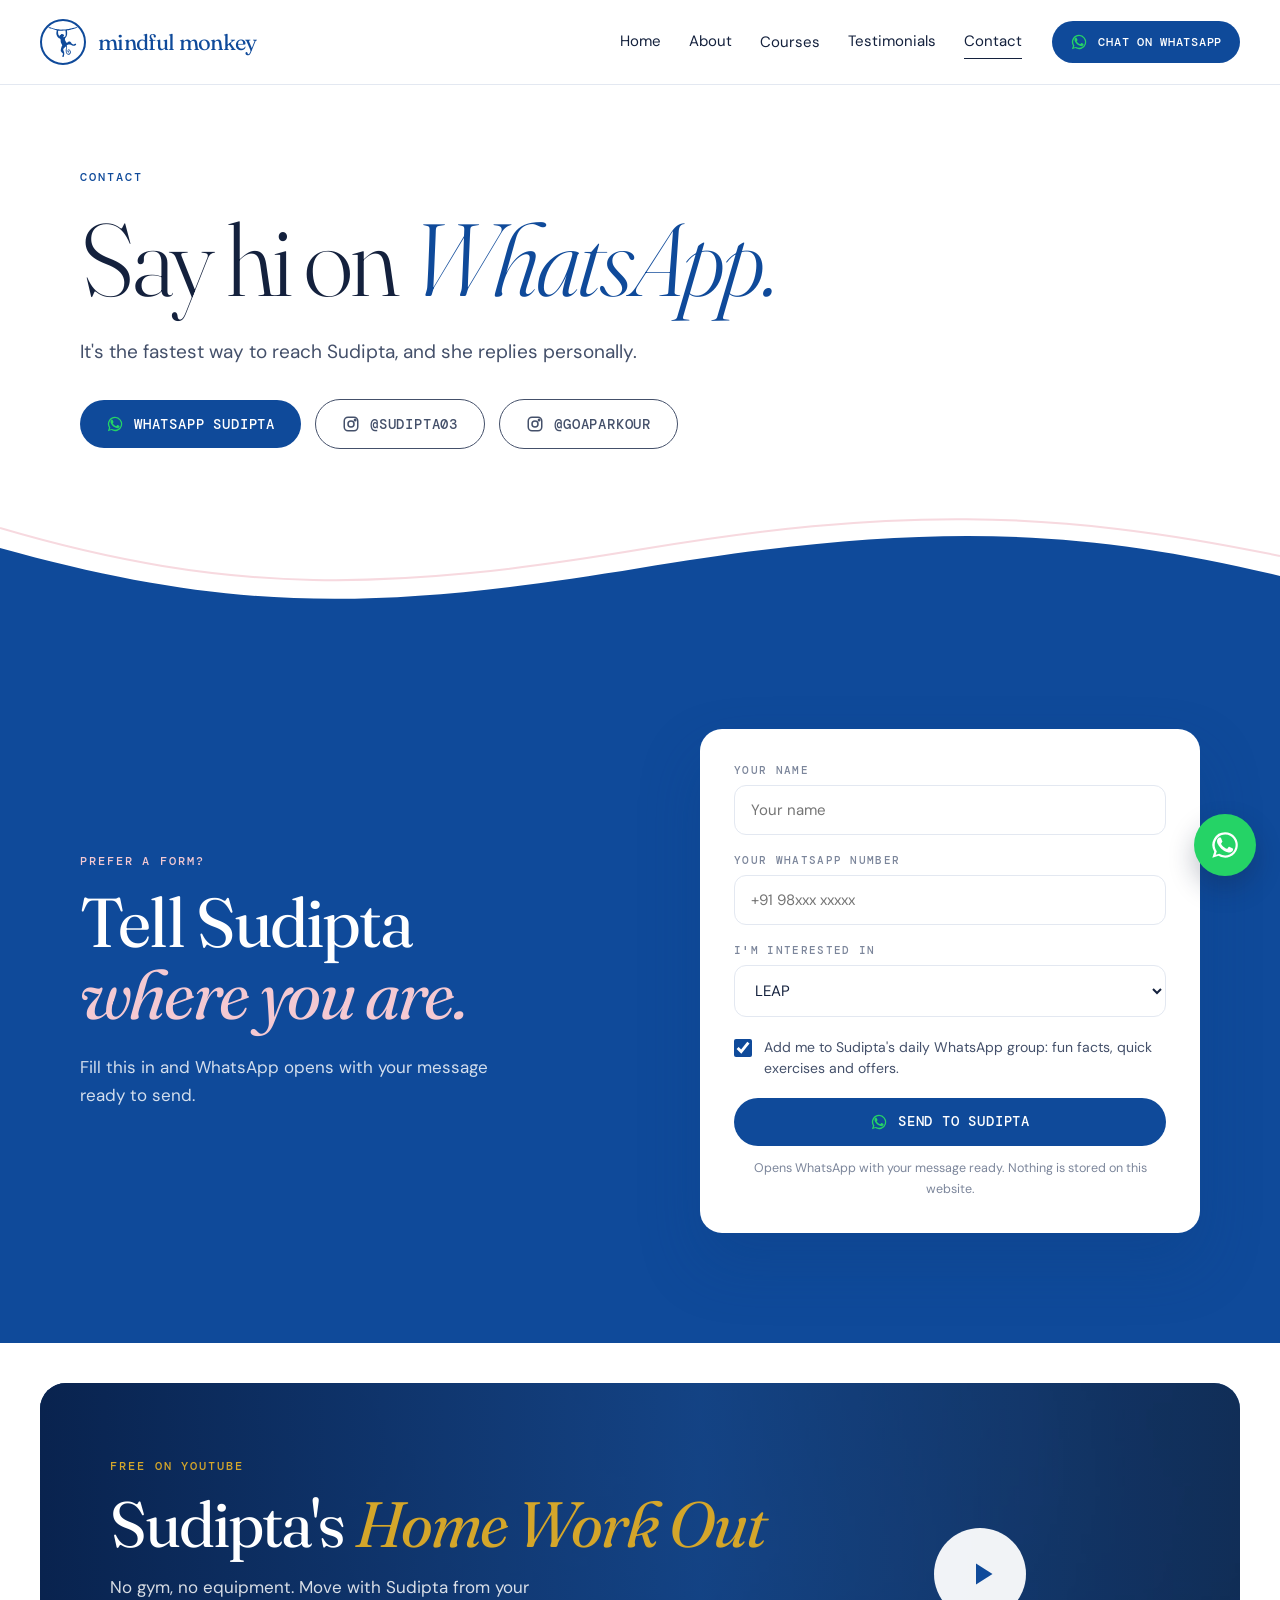
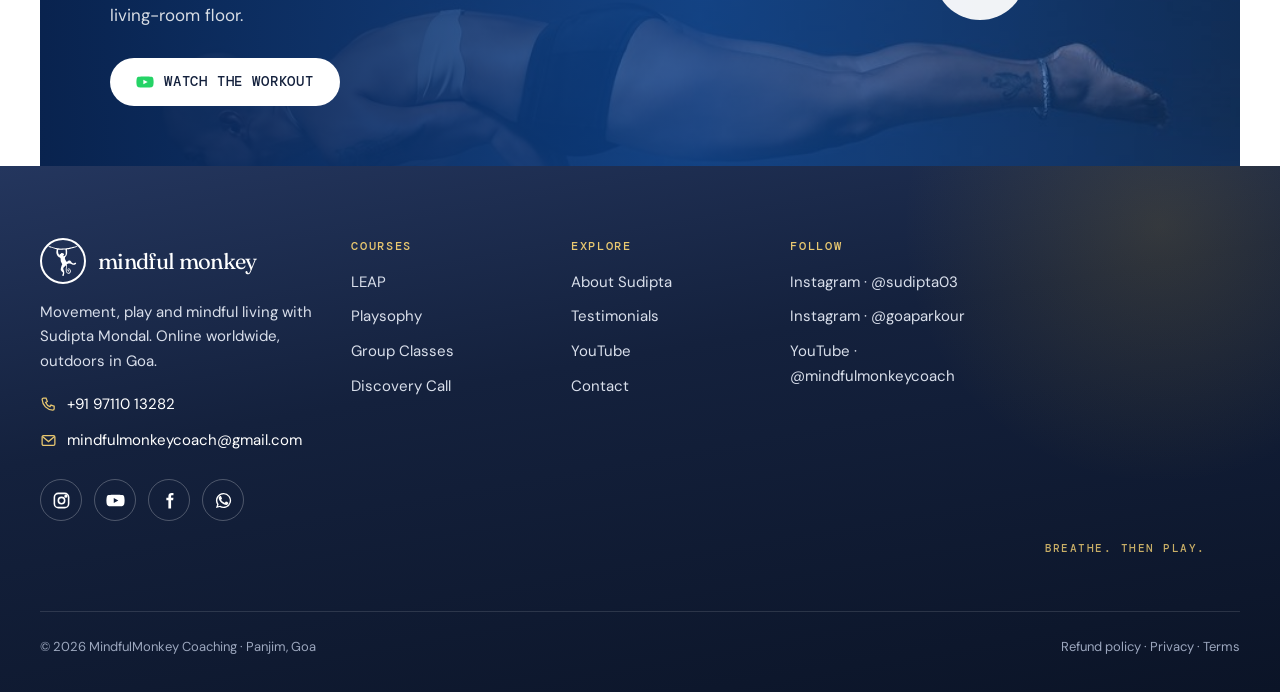
<file: contact.html>
<!doctype html>
<html lang="en">
<head>
<meta charset="utf-8">
<meta name="viewport" content="width=device-width, initial-scale=1">
<title>Contact · Mindful Monkey</title>
<meta name="description" content="Reach Sudipta Mondal on WhatsApp or Instagram.">
<meta property="og:title" content="Contact · Mindful Monkey">
<meta property="og:description" content="Reach Sudipta Mondal on WhatsApp or Instagram.">
<meta property="og:image" content="https://mindfulmonkeycoach.com/images/hero-storm-jump.jpg">
<meta name="theme-color" content="#0F4A9A">
<link rel="icon" href="images/logo-blue.jpg">
<link rel="preconnect" href="https://fonts.googleapis.com"><link rel="preconnect" href="https://fonts.gstatic.com" crossorigin>
<link href="https://fonts.googleapis.com/css2?family=DM+Mono:wght@400;500&family=DM+Sans:opsz,wght@9..40,400;9..40,500;9..40,600&family=Fraunces:ital,opsz,wght@0,9..144,300;0,9..144,400;0,9..144,500;1,9..144,300;1,9..144,400&display=swap" rel="stylesheet">
<link rel="stylesheet" href="css/site.css?v=mwouodaq">
</head>
<body>
<svg width="0" height="0" style="position:absolute" aria-hidden="true"><symbol id="mk" viewBox="0 0 183.0 187.2"><path fill-rule="evenodd" d="M0.4,0.1 0.0,0.5 0.0,1.1 0.6,1.9 1.1,3.5 2.0,4.9 3.0,5.8 4.6,6.6 5.6,6.9 6.5,7.5 9.1,8.1 10.2,8.8 15.0,9.0 16.4,9.4 20.0,9.8 21.6,10.6 23.0,10.9 24.8,11.6 27.0,12.0 28.2,12.8 29.1,12.9 30.5,13.5 32.8,13.9 34.2,15.0 35.8,15.5 37.9,15.8 39.4,16.6 40.9,17.1 41.8,17.8 43.4,18.1 44.4,18.8 49.0,19.4 50.6,20.1 52.1,21.4 52.0,24.2 51.4,26.8 51.0,30.6 50.4,32.4 50.1,35.9 50.1,43.1 50.4,45.6 51.5,47.9 52.2,51.2 53.4,53.5 54.0,54.1 54.5,55.4 55.2,56.4 55.5,57.5 56.1,58.5 56.2,59.4 57.0,60.5 57.4,61.8 58.0,62.8 59.8,64.2 60.2,64.9 60.4,65.5 63.1,67.6 64.0,67.8 64.6,68.1 66.2,69.9 67.9,70.6 69.1,70.9 70.1,71.6 71.5,72.1 73.6,73.9 75.9,76.4 76.9,80.5 76.9,86.5 77.1,87.4 77.2,92.5 77.8,93.9 78.2,96.6 78.9,97.5 79.4,99.8 80.0,100.2 80.4,101.5 81.1,102.2 81.4,103.6 82.0,104.8 82.1,105.6 83.0,106.6 83.4,107.6 84.0,108.1 84.2,109.5 86.1,112.5 86.5,114.1 86.5,115.0 85.9,116.0 85.9,116.5 85.4,117.2 85.1,118.4 84.5,119.0 84.0,120.5 83.4,121.0 82.9,122.6 82.1,123.9 81.9,126.2 81.2,127.5 80.9,129.1 80.4,129.9 80.1,132.4 79.2,134.2 78.9,137.0 78.2,138.1 78.1,141.6 77.5,144.0 77.5,147.4 78.1,150.8 79.1,152.8 81.2,154.9 82.6,157.5 84.0,158.9 86.8,160.9 87.4,161.8 89.2,163.4 91.0,165.9 91.2,167.1 91.0,171.6 90.2,172.9 90.1,174.1 89.4,175.2 89.0,176.6 88.5,177.2 88.2,178.8 87.4,181.2 87.4,183.8 88.2,185.6 89.6,186.8 90.5,187.1 91.8,187.2 94.0,186.6 96.2,184.6 97.2,182.6 97.8,179.8 97.9,176.4 99.0,172.9 99.1,160.1 98.4,158.9 98.1,155.9 97.4,154.6 97.1,153.4 96.2,152.1 95.2,149.2 95.1,148.1 94.4,147.1 94.2,145.9 93.5,144.6 93.5,144.0 93.0,142.6 93.4,138.9 94.0,138.0 94.2,137.0 95.4,134.9 100.8,129.5 101.8,128.1 104.1,126.2 106.5,123.2 108.8,121.8 109.2,121.8 109.6,122.1 109.8,123.0 110.2,123.9 110.2,125.1 111.0,126.5 111.0,127.5 110.5,129.8 110.0,136.8 109.2,138.0 109.0,142.5 108.5,143.9 108.6,149.6 109.2,153.0 109.5,156.8 110.2,159.2 111.2,160.4 111.4,161.2 112.4,163.8 114.0,166.6 115.2,167.8 115.9,168.0 117.5,169.6 120.2,171.6 122.4,172.1 123.4,172.8 128.2,173.2 132.5,171.9 134.0,171.0 137.0,167.5 139.1,164.1 140.1,161.5 140.5,156.0 140.1,153.2 139.2,151.5 139.0,150.1 138.4,149.1 138.0,147.9 137.4,146.9 135.1,144.9 134.1,143.0 133.1,142.0 131.5,141.5 131.1,141.0 130.1,140.8 129.0,139.9 126.6,140.1 123.5,141.1 120.4,144.9 120.2,146.5 119.6,148.0 119.5,150.2 120.1,153.5 121.2,155.5 122.4,156.8 125.5,158.9 128.0,158.8 129.9,157.6 130.6,155.5 130.6,154.2 129.9,153.0 129.0,152.6 127.8,152.5 125.6,151.6 124.1,150.4 123.5,149.4 123.2,148.1 123.6,146.4 125.5,144.9 126.5,144.4 127.9,144.2 129.1,144.8 131.4,146.2 132.9,148.1 133.8,149.9 133.9,150.6 134.4,151.6 135.1,152.4 135.9,154.1 135.9,155.5 135.0,159.8 134.2,161.1 133.9,162.5 132.4,164.4 131.0,165.6 127.1,167.5 125.1,167.8 123.6,167.6 118.6,164.8 117.4,163.5 114.2,157.8 114.0,143.4 114.4,136.0 115.0,134.6 115.0,129.5 115.5,124.5 115.5,120.6 115.0,115.1 116.0,113.9 116.4,112.6 117.5,111.6 121.1,110.9 122.4,110.0 124.5,109.6 125.9,109.0 128.4,108.8 133.0,109.0 135.4,109.8 136.9,109.9 138.4,110.8 139.9,111.0 141.2,111.8 142.2,111.9 143.4,112.5 144.5,112.8 145.4,113.8 146.4,114.0 147.5,114.8 150.0,115.1 152.9,116.6 154.8,116.9 156.2,117.5 161.1,117.6 162.2,117.0 164.0,116.9 165.0,116.5 165.8,115.9 166.9,115.8 167.5,115.1 169.1,114.6 169.5,114.1 171.5,112.8 173.1,110.6 173.1,106.2 172.4,105.1 171.5,104.6 171.1,104.1 168.4,103.9 167.0,104.6 165.2,105.0 164.9,105.5 163.5,106.0 163.0,106.5 161.9,107.0 161.1,107.8 160.4,107.9 159.5,108.4 157.2,108.8 154.1,108.6 152.9,107.8 151.8,107.5 151.1,106.8 150.1,106.5 148.2,104.9 147.4,104.8 146.1,103.8 145.5,102.5 145.1,100.9 142.5,97.9 142.1,96.9 140.8,95.4 139.5,94.6 136.9,91.6 135.8,90.9 133.4,90.8 132.4,90.4 131.6,90.4 131.1,90.6 127.2,91.1 125.0,91.9 123.2,92.9 122.5,93.8 121.8,94.0 121.1,94.8 120.4,95.0 117.6,97.5 115.6,98.5 114.4,98.5 113.9,98.2 112.6,97.0 112.4,96.0 111.5,95.5 110.5,94.5 110.1,92.8 108.5,90.8 108.1,89.6 107.4,88.9 105.5,85.1 105.2,83.1 104.5,81.8 104.1,79.4 103.5,78.1 103.4,75.4 103.5,74.0 104.1,72.8 104.5,70.9 105.5,69.4 106.2,68.8 106.5,67.9 108.0,66.0 108.2,64.8 111.0,62.5 112.1,60.1 112.9,59.5 114.0,57.5 114.4,55.4 115.1,54.2 115.4,52.9 116.1,51.6 116.4,48.9 117.0,47.6 117.2,46.4 117.4,30.8 116.2,26.9 116.4,22.1 117.1,21.2 118.2,20.9 121.1,20.6 122.8,20.0 125.2,19.5 128.2,19.5 130.5,18.8 132.8,18.5 134.0,18.0 136.9,17.8 138.2,16.9 139.9,16.6 141.5,15.9 144.8,15.5 146.2,14.8 148.2,14.5 149.4,14.0 151.6,13.6 152.8,13.0 154.9,12.5 156.4,11.8 161.6,10.8 163.1,9.9 165.0,9.8 166.2,9.0 167.9,8.8 168.9,8.0 170.9,7.6 171.6,7.1 173.5,6.8 174.6,6.1 176.5,5.9 179.4,3.8 181.6,3.5 182.8,2.5 183.0,1.9 182.9,1.2 181.5,0.6 179.5,0.5 178.2,0.6 176.0,1.6 171.2,1.9 170.1,2.5 167.2,2.9 165.9,3.6 163.2,3.9 161.4,4.8 158.1,5.0 154.5,5.9 152.1,6.9 145.5,7.9 143.5,8.6 140.8,8.9 138.9,9.6 136.2,10.0 134.2,10.9 131.4,11.1 130.5,11.6 128.2,12.1 126.5,12.1 124.8,12.6 120.0,13.1 118.2,13.6 111.0,14.0 107.4,14.9 98.9,15.6 92.1,15.6 83.4,16.0 80.0,16.4 71.9,15.6 69.9,15.2 66.5,15.1 65.0,14.6 62.8,14.5 61.2,14.0 54.2,13.6 49.9,13.0 45.6,12.8 43.5,11.9 40.4,11.4 38.9,10.6 37.2,10.5 36.1,9.9 34.1,9.8 30.5,8.9 28.9,7.9 24.9,6.8 23.5,5.9 22.1,5.6 20.9,4.9 18.5,4.5 17.6,4.0 15.4,3.5 12.0,2.1 8.8,1.6 7.6,1.0 5.4,0.8 3.4,0.0ZM106.9,22.5 107.2,23.0 107.5,24.5 107.4,27.8 108.1,30.6 108.2,46.8 107.1,55.5 106.2,57.1 102.1,60.6 101.4,60.9 100.6,61.9 99.5,62.5 98.6,62.6 96.9,63.4 94.6,63.2 94.0,62.8 93.9,61.4 94.1,61.0 94.1,59.1 94.4,58.4 95.1,57.1 95.9,56.6 96.2,55.9 97.1,55.1 98.1,53.5 98.2,50.9 98.0,49.1 97.0,47.9 92.5,46.8 91.1,45.9 90.1,45.6 89.6,45.0 88.6,44.5 88.0,43.9 86.8,43.8 85.9,43.4 82.5,43.0 81.4,43.6 80.1,44.9 79.0,46.6 78.2,47.2 76.4,49.6 75.0,50.5 72.5,50.9 71.4,51.5 70.5,53.2 70.4,54.6 70.9,55.1 71.1,56.2 72.0,57.6 73.5,58.6 73.8,59.2 74.4,59.8 74.2,60.0 73.8,60.0 72.4,59.4 71.6,58.6 71.0,58.4 66.2,53.6 65.4,52.2 65.0,51.0 64.4,50.2 64.1,48.8 63.1,47.2 62.6,47.0 62.0,46.1 61.8,43.0 61.2,41.2 61.1,36.9 60.6,33.1 60.6,31.8 60.9,31.2 60.6,26.6 61.4,24.1 62.2,23.0 62.9,22.8 72.2,23.0 86.9,23.0 97.0,22.6 98.4,22.0 100.2,22.4 106.0,22.1Z"/></symbol></svg><header class="site-header"><div class="wrap">
<a class="brand" href="index.html" aria-label="Mindful Monkey home"><span class="badge"><svg viewBox="0 0 183 187.2" aria-hidden="true"><use href="#mk"/></svg></span> mindful monkey</a>
<nav class="links" aria-label="Main">
<a href="index.html">Home</a><a href="about.html">About</a>
<span class="has-sub"><a href="courses.html">Courses</a><span class="sub">
<a href="online-coaching/leap.html">LEAP · 1-on-1</a><a href="online-coaching/playsophy.html">Playsophy · women only</a><a href="group-classes.html">Group Classes · Goa</a><a href="discovery.html">Discovery Call</a><a href="courses.html#upcoming">Bootcamps, retreats &amp; workshops</a><a href="online-coaching/compare.html">Compare LEAP and Playsophy</a></span></span>
<a href="testimonials.html">Testimonials</a><a href="contact.html" class="on">Contact</a>
</nav>
<a class="btn btn-blue hdr-cta" href="https://wa.me/919711013282?text=Hi%20Sudipta%2C%20I%20would%20like%20to%20know%20more%20about%20your%20coaching" target="_blank" rel="noopener"><svg viewBox="0 0 24 24" fill="currentColor" aria-hidden="true"><path d="M17.47 14.38c-.3-.15-1.76-.87-2.04-.97-.27-.1-.47-.15-.67.15-.2.3-.77.97-.94 1.17-.17.2-.35.22-.65.07-.3-.15-1.25-.46-2.38-1.47-.88-.78-1.47-1.75-1.65-2.05-.17-.3-.02-.46.13-.61.13-.13.3-.35.45-.52.15-.17.2-.3.3-.5.1-.2.05-.37-.02-.52-.07-.15-.67-1.62-.92-2.22-.24-.58-.49-.5-.67-.51h-.57c-.2 0-.52.07-.79.37-.27.3-1.04 1.02-1.04 2.48s1.07 2.87 1.22 3.07c.15.2 2.1 3.2 5.08 4.49.71.31 1.26.49 1.69.63.71.23 1.36.2 1.87.12.57-.08 1.76-.72 2.01-1.42.25-.7.25-1.3.17-1.42-.07-.13-.27-.2-.57-.35zM12.04 2.5a9.5 9.5 0 0 0-8.1 14.5L2.5 21.5l4.63-1.4a9.5 9.5 0 1 0 4.9-17.6zm0 17.3a7.78 7.78 0 0 1-3.97-1.08l-.28-.17-2.75.84.82-2.68-.18-.28a7.83 7.83 0 1 1 6.36 3.37z"/></svg> Chat on WhatsApp</a>
<button class="menu-btn" aria-label="Open menu" aria-expanded="false"><span></span><span></span><span></span></button>
</div></header>
<a class="wa-float" href="https://wa.me/919711013282?text=Hi%20Sudipta%2C%20I%20would%20like%20to%20know%20more%20about%20your%20coaching" target="_blank" rel="noopener" aria-label="Chat with Sudipta on WhatsApp"><svg viewBox="0 0 24 24" fill="currentColor" aria-hidden="true"><path d="M17.47 14.38c-.3-.15-1.76-.87-2.04-.97-.27-.1-.47-.15-.67.15-.2.3-.77.97-.94 1.17-.17.2-.35.22-.65.07-.3-.15-1.25-.46-2.38-1.47-.88-.78-1.47-1.75-1.65-2.05-.17-.3-.02-.46.13-.61.13-.13.3-.35.45-.52.15-.17.2-.3.3-.5.1-.2.05-.37-.02-.52-.07-.15-.67-1.62-.92-2.22-.24-.58-.49-.5-.67-.51h-.57c-.2 0-.52.07-.79.37-.27.3-1.04 1.02-1.04 2.48s1.07 2.87 1.22 3.07c.15.2 2.1 3.2 5.08 4.49.71.31 1.26.49 1.69.63.71.23 1.36.2 1.87.12.57-.08 1.76-.72 2.01-1.42.25-.7.25-1.3.17-1.42-.07-.13-.27-.2-.57-.35zM12.04 2.5a9.5 9.5 0 0 0-8.1 14.5L2.5 21.5l4.63-1.4a9.5 9.5 0 1 0 4.9-17.6zm0 17.3a7.78 7.78 0 0 1-3.97-1.08l-.28-.17-2.75.84.82-2.68-.18-.28a7.83 7.83 0 1 1 6.36 3.37z"/></svg></a>
<main>

<section class="phero"><div class="wrap"><p class="eyebrow">Contact</p><h1>Say hi on <em>WhatsApp.</em></h1>
<p class="lede">It's the fastest way to reach Sudipta, and she replies personally.</p>
<div class="row-btns" style="margin-top:32px"><a class="btn btn-blue" href="https://wa.me/919711013282?text=Hi%20Sudipta" target="_blank" rel="noopener"><svg viewBox="0 0 24 24" fill="currentColor" aria-hidden="true"><path d="M17.47 14.38c-.3-.15-1.76-.87-2.04-.97-.27-.1-.47-.15-.67.15-.2.3-.77.97-.94 1.17-.17.2-.35.22-.65.07-.3-.15-1.25-.46-2.38-1.47-.88-.78-1.47-1.75-1.65-2.05-.17-.3-.02-.46.13-.61.13-.13.3-.35.45-.52.15-.17.2-.3.3-.5.1-.2.05-.37-.02-.52-.07-.15-.67-1.62-.92-2.22-.24-.58-.49-.5-.67-.51h-.57c-.2 0-.52.07-.79.37-.27.3-1.04 1.02-1.04 2.48s1.07 2.87 1.22 3.07c.15.2 2.1 3.2 5.08 4.49.71.31 1.26.49 1.69.63.71.23 1.36.2 1.87.12.57-.08 1.76-.72 2.01-1.42.25-.7.25-1.3.17-1.42-.07-.13-.27-.2-.57-.35zM12.04 2.5a9.5 9.5 0 0 0-8.1 14.5L2.5 21.5l4.63-1.4a9.5 9.5 0 1 0 4.9-17.6zm0 17.3a7.78 7.78 0 0 1-3.97-1.08l-.28-.17-2.75.84.82-2.68-.18-.28a7.83 7.83 0 1 1 6.36 3.37z"/></svg> WhatsApp Sudipta</a>
<a class="btn btn-line" href="https://www.instagram.com/sudipta03/" target="_blank" rel="noopener"><svg viewBox="0 0 24 24" fill="none" stroke="currentColor" stroke-width="2" aria-hidden="true"><rect x="3" y="3" width="18" height="18" rx="5"/><circle cx="12" cy="12" r="4"/><circle cx="17.5" cy="6.5" r="1" fill="currentColor"/></svg> @sudipta03</a><a class="btn btn-line" href="https://www.instagram.com/goaparkour/" target="_blank" rel="noopener"><svg viewBox="0 0 24 24" fill="none" stroke="currentColor" stroke-width="2" aria-hidden="true"><rect x="3" y="3" width="18" height="18" rx="5"/><circle cx="12" cy="12" r="4"/><circle cx="17.5" cy="6.5" r="1" fill="currentColor"/></svg> @goaparkour</a></div></div></section>
<section class="sec form-band bg-blue wave-top"><svg class="wave" viewBox="0 0 1440 150" preserveAspectRatio="none" aria-hidden="true" style="transform:scaleX(-1)"><path d="M0 95 C 240 30 420 30 720 85 S 1180 140 1440 60 L1440 150 L0 150Z" fill="#0F4A9A"/><path d="M0 70 C 260 10 440 10 720 62 S 1180 120 1440 35" fill="none" stroke="#F4C9D2" stroke-width="2" opacity=".7" vector-effect="non-scaling-stroke"/></svg><div class="wrap">
<div class="rv"><p class="eyebrow" style="margin-bottom:18px">Prefer a form?</p><h2 class="h2">Tell Sudipta<br><em>where you are.</em></h2>
<p class="l">Fill this in and WhatsApp opens with your message ready to send.</p></div>
<form class="form wa-form rv">
<label for="f-name">Your name</label><input id="f-name" type="text" name="name" placeholder="Your name" autocomplete="name">
<label for="f-phone">Your WhatsApp number</label><input id="f-phone" type="tel" name="phone" placeholder="+91 98xxx xxxxx" autocomplete="tel">
<label for="f-int">I'm interested in</label><select id="f-int" name="interest">
<option>LEAP</option><option>Playsophy</option><option>Group Classes in Goa</option><option value="a Discovery Call">A Discovery Call</option><option>Not sure yet</option></select>
<label class="chk"><input type="checkbox" name="join" checked> Add me to Sudipta's daily WhatsApp group: fun facts, quick exercises and offers.</label>
<button class="btn btn-blue" type="submit"><svg viewBox="0 0 24 24" fill="currentColor" aria-hidden="true"><path d="M17.47 14.38c-.3-.15-1.76-.87-2.04-.97-.27-.1-.47-.15-.67.15-.2.3-.77.97-.94 1.17-.17.2-.35.22-.65.07-.3-.15-1.25-.46-2.38-1.47-.88-.78-1.47-1.75-1.65-2.05-.17-.3-.02-.46.13-.61.13-.13.3-.35.45-.52.15-.17.2-.3.3-.5.1-.2.05-.37-.02-.52-.07-.15-.67-1.62-.92-2.22-.24-.58-.49-.5-.67-.51h-.57c-.2 0-.52.07-.79.37-.27.3-1.04 1.02-1.04 2.48s1.07 2.87 1.22 3.07c.15.2 2.1 3.2 5.08 4.49.71.31 1.26.49 1.69.63.71.23 1.36.2 1.87.12.57-.08 1.76-.72 2.01-1.42.25-.7.25-1.3.17-1.42-.07-.13-.27-.2-.57-.35zM12.04 2.5a9.5 9.5 0 0 0-8.1 14.5L2.5 21.5l4.63-1.4a9.5 9.5 0 1 0 4.9-17.6zm0 17.3a7.78 7.78 0 0 1-3.97-1.08l-.28-.17-2.75.84.82-2.68-.18-.28a7.83 7.83 0 1 1 6.36 3.37z"/></svg> Send to Sudipta</button>
<small>Opens WhatsApp with your message ready. Nothing is stored on this website.</small>
</form>
</div></section><section class="workout"><div class="wrap" style="max-width:1360px">
<a class="banner" href="https://www.youtube.com/watch?v=d_9e7xTF6Dw" target="_blank" rel="noopener" data-yt="d_9e7xTF6Dw"><img loading="lazy" decoding="async" src="images/about-plank.jpg" alt="Sudipta holding a plank on paralettes"><div class="inner">
<p class="eyebrow" style="margin-bottom:16px">Free on YouTube</p>
<h2>Sudipta's <em>Home Work Out</em></h2>
<p>No gym, no equipment. Move with Sudipta from your living-room floor.</p>
<span class="btn btn-white"><svg viewBox="0 0 24 24" fill="currentColor" aria-hidden="true"><path d="M23 7.2a3 3 0 0 0-2.1-2.1C19 4.6 12 4.6 12 4.6s-7 0-8.9.5A3 3 0 0 0 1 7.2 31 31 0 0 0 .5 12 31 31 0 0 0 1 16.8a3 3 0 0 0 2.1 2.1c1.9.5 8.9.5 8.9.5s7 0 8.9-.5a3 3 0 0 0 2.1-2.1 31 31 0 0 0 .5-4.8 31 31 0 0 0-.5-4.8ZM9.8 15.1V8.9L15.6 12l-5.8 3.1Z"/></svg> Watch the workout</span></div><span class="play"><svg viewBox="0 0 24 24" fill="currentColor" aria-hidden="true"><path d="M8 5v14l11-7z"/></svg></span></a>
</div></section>
</main>
<footer class="site-footer"><div class="wrap" style="max-width:1360px"><div class="fcols">
<div><a class="brand" href="index.html"><span class="badge"><svg viewBox="0 0 183 187.2" aria-hidden="true"><use href="#mk"/></svg></span> mindful monkey</a><p style="font-size:15px;max-width:300px">Movement, play and mindful living with Sudipta Mondal. Online worldwide, outdoors in Goa.</p>
<ul class="fcontact"><li><a href="tel:+919711013282"><svg viewBox="0 0 24 24" fill="none" stroke="currentColor" stroke-width="1.8" aria-hidden="true"><path d="M5 3h3.5l1.8 4.6-2.3 1.5a11 11 0 0 0 6 6l1.5-2.3L20 14.5V18a2 2 0 0 1-2 2A16 16 0 0 1 3 5a2 2 0 0 1 2-2Z"/></svg>+91 97110 13282</a></li>
<li><a href="mailto:mindfulmonkeycoach@gmail.com"><svg viewBox="0 0 24 24" fill="none" stroke="currentColor" stroke-width="1.8" aria-hidden="true"><rect x="3" y="5" width="18" height="14" rx="2"/><path d="m3.5 6.5 8.5 7 8.5-7"/></svg>mindfulmonkeycoach@gmail.com</a></li></ul>
<div class="soc"><a href="https://www.instagram.com/sudipta03/" target="_blank" rel="noopener" aria-label="Instagram"><svg viewBox="0 0 24 24" fill="none" stroke="currentColor" stroke-width="2" aria-hidden="true"><rect x="3" y="3" width="18" height="18" rx="5"/><circle cx="12" cy="12" r="4"/><circle cx="17.5" cy="6.5" r="1" fill="currentColor"/></svg></a><a href="https://www.youtube.com/@mindfulmonkeycoach" target="_blank" rel="noopener" aria-label="YouTube"><svg viewBox="0 0 24 24" fill="currentColor" aria-hidden="true"><path d="M23 7.2a3 3 0 0 0-2.1-2.1C19 4.6 12 4.6 12 4.6s-7 0-8.9.5A3 3 0 0 0 1 7.2 31 31 0 0 0 .5 12 31 31 0 0 0 1 16.8a3 3 0 0 0 2.1 2.1c1.9.5 8.9.5 8.9.5s7 0 8.9-.5a3 3 0 0 0 2.1-2.1 31 31 0 0 0 .5-4.8 31 31 0 0 0-.5-4.8ZM9.8 15.1V8.9L15.6 12l-5.8 3.1Z"/></svg></a><a href="https://www.facebook.com/sudiptababycool/" target="_blank" rel="noopener" aria-label="Facebook"><svg viewBox="0 0 24 24" fill="currentColor" aria-hidden="true"><path d="M14 8.5V6.8c0-.8.2-1.3 1.4-1.3H17V2.6c-.3 0-1.3-.1-2.4-.1-2.4 0-4 1.5-4 4.1v1.9H8v3.2h2.6V22H14v-10.3h2.6l.4-3.2H14Z"/></svg></a><a href="https://wa.me/919711013282?text=Hi%20Sudipta" target="_blank" rel="noopener" aria-label="WhatsApp"><svg viewBox="0 0 24 24" fill="currentColor" aria-hidden="true"><path d="M17.47 14.38c-.3-.15-1.76-.87-2.04-.97-.27-.1-.47-.15-.67.15-.2.3-.77.97-.94 1.17-.17.2-.35.22-.65.07-.3-.15-1.25-.46-2.38-1.47-.88-.78-1.47-1.75-1.65-2.05-.17-.3-.02-.46.13-.61.13-.13.3-.35.45-.52.15-.17.2-.3.3-.5.1-.2.05-.37-.02-.52-.07-.15-.67-1.62-.92-2.22-.24-.58-.49-.5-.67-.51h-.57c-.2 0-.52.07-.79.37-.27.3-1.04 1.02-1.04 2.48s1.07 2.87 1.22 3.07c.15.2 2.1 3.2 5.08 4.49.71.31 1.26.49 1.69.63.71.23 1.36.2 1.87.12.57-.08 1.76-.72 2.01-1.42.25-.7.25-1.3.17-1.42-.07-.13-.27-.2-.57-.35zM12.04 2.5a9.5 9.5 0 0 0-8.1 14.5L2.5 21.5l4.63-1.4a9.5 9.5 0 1 0 4.9-17.6zm0 17.3a7.78 7.78 0 0 1-3.97-1.08l-.28-.17-2.75.84.82-2.68-.18-.28a7.83 7.83 0 1 1 6.36 3.37z"/></svg></a></div></div>
<div><h4>Courses</h4><ul><li><a href="online-coaching/leap.html">LEAP</a></li><li><a href="online-coaching/playsophy.html">Playsophy</a></li><li><a href="group-classes.html">Group Classes</a></li><li><a href="discovery.html">Discovery Call</a></li></ul></div>
<div><h4>Explore</h4><ul><li><a href="about.html">About Sudipta</a></li><li><a href="testimonials.html">Testimonials</a></li><li><a href="https://www.youtube.com/@mindfulmonkeycoach" target="_blank" rel="noopener">YouTube</a></li><li><a href="contact.html">Contact</a></li></ul></div>
<div><h4>Follow</h4><ul><li><a href="https://www.instagram.com/sudipta03/" target="_blank" rel="noopener">Instagram · @sudipta03</a></li><li><a href="https://www.instagram.com/goaparkour/" target="_blank" rel="noopener">Instagram · @goaparkour</a></li><li><a href="https://www.youtube.com/@mindfulmonkeycoach" target="_blank" rel="noopener">YouTube · @mindfulmonkeycoach</a></li></ul></div>
<div class="mk-foot"><svg viewBox="-39.7 -72.4 79.4 118.6" aria-hidden="true"><path d="M6.0 2.0L2.0 3.5" stroke="#D4A62A" stroke-width="6.0" stroke-linecap="round" fill="none"/><path d="M2.0 3.5L-2.0 5.1" stroke="#D4A62A" stroke-width="5.9" stroke-linecap="round" fill="none"/><path d="M-2.0 5.1L-6.0 6.8" stroke="#D4A62A" stroke-width="5.9" stroke-linecap="round" fill="none"/><path d="M-6.0 6.8L-9.8 8.7" stroke="#D4A62A" stroke-width="5.8" stroke-linecap="round" fill="none"/><path d="M-9.8 8.7L-13.6 10.8" stroke="#D4A62A" stroke-width="5.8" stroke-linecap="round" fill="none"/><path d="M-13.6 10.8L-17.1 13.3" stroke="#D4A62A" stroke-width="5.7" stroke-linecap="round" fill="none"/><path d="M-17.1 13.3L-20.3 16.2" stroke="#D4A62A" stroke-width="5.7" stroke-linecap="round" fill="none"/><path d="M-20.3 16.2L-22.9 19.6" stroke="#D4A62A" stroke-width="5.6" stroke-linecap="round" fill="none"/><path d="M-22.9 19.6L-24.8 23.5" stroke="#D4A62A" stroke-width="5.6" stroke-linecap="round" fill="none"/><path d="M-24.8 23.5L-25.5 27.7" stroke="#D4A62A" stroke-width="5.5" stroke-linecap="round" fill="none"/><path d="M-25.5 27.7L-24.8 31.9" stroke="#D4A62A" stroke-width="5.5" stroke-linecap="round" fill="none"/><path d="M-24.8 31.9L-22.4 35.5" stroke="#D4A62A" stroke-width="5.4" stroke-linecap="round" fill="none"/><path d="M-22.4 35.5L-18.6 37.6" stroke="#D4A62A" stroke-width="5.3" stroke-linecap="round" fill="none"/><path d="M-18.6 37.6L-14.3 37.2" stroke="#D4A62A" stroke-width="5.3" stroke-linecap="round" fill="none"/><path d="M-14.3 37.2L-11.2 34.2" stroke="#D4A62A" stroke-width="5.2" stroke-linecap="round" fill="none"/><path d="M-11.2 34.2L-11.2 29.9" stroke="#D4A62A" stroke-width="5.2" stroke-linecap="round" fill="none"/><path d="M-11.2 29.9L-14.5 27.1" stroke="#D4A62A" stroke-width="5.1" stroke-linecap="round" fill="none"/><path d="M-14.5 27.1L-18.5 28.5" stroke="#D4A62A" stroke-width="5.1" stroke-linecap="round" fill="none"/><path d="M-18.5 28.5L-19.0 32.7" stroke="#D4A62A" stroke-width="5.0" stroke-linecap="round" fill="none"/><path d="M-19.0 32.7L-15.1 34.5" stroke="#D4A62A" stroke-width="5.0" stroke-linecap="round" fill="none"/><path d="M-15.1 34.5L-12.8 30.8" stroke="#D4A62A" stroke-width="4.9" stroke-linecap="round" fill="none"/><path d="M-12.8 30.8L-16.4 28.5" stroke="#D4A62A" stroke-width="4.8" stroke-linecap="round" fill="none"/><path d="M-16.4 28.5L-18.2 32.4" stroke="#D4A62A" stroke-width="4.8" stroke-linecap="round" fill="none"/><path d="M-18.2 32.4L-13.9 32.9" stroke="#D4A62A" stroke-width="4.7" stroke-linecap="round" fill="none"/><path d="M6.0 2.0L2.0 3.5" stroke="#101B33" stroke-width="3.0" stroke-linecap="round" fill="none"/><path d="M2.0 3.5L-2.0 5.1" stroke="#101B33" stroke-width="2.9" stroke-linecap="round" fill="none"/><path d="M-2.0 5.1L-6.0 6.8" stroke="#101B33" stroke-width="2.9" stroke-linecap="round" fill="none"/><path d="M-6.0 6.8L-9.8 8.7" stroke="#101B33" stroke-width="2.8" stroke-linecap="round" fill="none"/><path d="M-9.8 8.7L-13.6 10.8" stroke="#101B33" stroke-width="2.8" stroke-linecap="round" fill="none"/><path d="M-13.6 10.8L-17.1 13.3" stroke="#101B33" stroke-width="2.7" stroke-linecap="round" fill="none"/><path d="M-17.1 13.3L-20.3 16.2" stroke="#101B33" stroke-width="2.7" stroke-linecap="round" fill="none"/><path d="M-20.3 16.2L-22.9 19.6" stroke="#101B33" stroke-width="2.6" stroke-linecap="round" fill="none"/><path d="M-22.9 19.6L-24.8 23.5" stroke="#101B33" stroke-width="2.6" stroke-linecap="round" fill="none"/><path d="M-24.8 23.5L-25.5 27.7" stroke="#101B33" stroke-width="2.5" stroke-linecap="round" fill="none"/><path d="M-25.5 27.7L-24.8 31.9" stroke="#101B33" stroke-width="2.5" stroke-linecap="round" fill="none"/><path d="M-24.8 31.9L-22.4 35.5" stroke="#101B33" stroke-width="2.4" stroke-linecap="round" fill="none"/><path d="M-22.4 35.5L-18.6 37.6" stroke="#101B33" stroke-width="2.3" stroke-linecap="round" fill="none"/><path d="M-18.6 37.6L-14.3 37.2" stroke="#101B33" stroke-width="2.3" stroke-linecap="round" fill="none"/><path d="M-14.3 37.2L-11.2 34.2" stroke="#101B33" stroke-width="2.2" stroke-linecap="round" fill="none"/><path d="M-11.2 34.2L-11.2 29.9" stroke="#101B33" stroke-width="2.2" stroke-linecap="round" fill="none"/><path d="M-11.2 29.9L-14.5 27.1" stroke="#101B33" stroke-width="2.1" stroke-linecap="round" fill="none"/><path d="M-14.5 27.1L-18.5 28.5" stroke="#101B33" stroke-width="2.1" stroke-linecap="round" fill="none"/><path d="M-18.5 28.5L-19.0 32.7" stroke="#101B33" stroke-width="2.0" stroke-linecap="round" fill="none"/><path d="M-19.0 32.7L-15.1 34.5" stroke="#101B33" stroke-width="2.0" stroke-linecap="round" fill="none"/><path d="M-15.1 34.5L-12.8 30.8" stroke="#101B33" stroke-width="1.9" stroke-linecap="round" fill="none"/><path d="M-12.8 30.8L-16.4 28.5" stroke="#101B33" stroke-width="1.8" stroke-linecap="round" fill="none"/><path d="M-16.4 28.5L-18.2 32.4" stroke="#101B33" stroke-width="1.8" stroke-linecap="round" fill="none"/><path d="M-18.2 32.4L-13.9 32.9" stroke="#101B33" stroke-width="1.7" stroke-linecap="round" fill="none"/><path d="M6.5 3.0L7.4 0.4L8.2 -2.3L7.8 -4.9L7.3 -7.5L6.8 -10.1L6.4 -12.8L6.8 -15.4L7.8 -18.0L8.8 -20.6L9.8 -23.3L10.7 -25.9L11.1 -28.5L10.9 -31.1L10.6 -33.8L8.6 -36.4L5.5 -39.0L-5.5 -39.0L-8.6 -36.4L-10.6 -33.8L-10.9 -31.1L-11.1 -28.5L-10.7 -25.9L-9.8 -23.3L-8.8 -20.6L-7.8 -18.0L-6.8 -15.4L-6.4 -12.8L-6.8 -10.1L-7.3 -7.5L-7.8 -4.9L-8.2 -2.3L-7.4 0.4L-6.5 3.0Z" fill="#D4A62A" stroke="#D4A62A" stroke-width="3.0" stroke-linejoin="round"/><circle cx="0.0" cy="3.0" r="8.0" fill="#D4A62A"/><circle cx="0.0" cy="-39.0" r="7.0" fill="#D4A62A"/><path d="M6.5 3.0L7.4 0.4L8.2 -2.3L7.8 -4.9L7.3 -7.5L6.8 -10.1L6.4 -12.8L6.8 -15.4L7.8 -18.0L8.8 -20.6L9.8 -23.3L10.7 -25.9L11.1 -28.5L10.9 -31.1L10.6 -33.8L8.6 -36.4L5.5 -39.0L-5.5 -39.0L-8.6 -36.4L-10.6 -33.8L-10.9 -31.1L-11.1 -28.5L-10.7 -25.9L-9.8 -23.3L-8.8 -20.6L-7.8 -18.0L-6.8 -15.4L-6.4 -12.8L-6.8 -10.1L-7.3 -7.5L-7.8 -4.9L-8.2 -2.3L-7.4 0.4L-6.5 3.0Z" fill="#101B33"/><circle cx="0.0" cy="3.0" r="6.5" fill="#101B33"/><circle cx="0.0" cy="-39.0" r="5.5" fill="#101B33"/><path d="M-5.5 -5.2L-10.6 -5.0L-15.0 -4.8L-18.8 -4.5L-22.0 -4.1L-24.6 -3.7L-26.6 -3.2L-28.3 -2.5L-30.4 -0.2L-29.2 3.4L-27.6 4.4L-25.6 4.8L-23.2 5.3L-20.2 5.7L-16.6 6.2L-12.3 6.8L-7.4 7.6L-6.7 3.6L-11.6 2.7L-15.7 1.8L-19.1 0.9L-21.9 -0.0L-23.9 -0.8L-25.1 -1.5L-25.2 -1.4L-24.5 1.2L-25.8 2.8L-25.3 2.9L-23.8 2.8L-21.5 2.8L-18.5 2.8L-14.9 2.9L-10.5 3.0L-5.5 3.2Z" fill="#D4A62A" stroke="#D4A62A" stroke-width="3.0" stroke-linejoin="round"/><circle cx="-5.5" cy="-1.0" r="5.7" fill="#D4A62A"/><circle cx="-7.1" cy="5.6" r="3.5" fill="#D4A62A"/><ellipse cx="-7.6" cy="9.6" rx="8.9" ry="4.7" transform="rotate(278.0 -7.6 9.6)" fill="#D4A62A"/><path d="M-5.5 -5.2L-10.6 -5.0L-15.0 -4.8L-18.8 -4.5L-22.0 -4.1L-24.6 -3.7L-26.6 -3.2L-28.3 -2.5L-30.4 -0.2L-29.2 3.4L-27.6 4.4L-25.6 4.8L-23.2 5.3L-20.2 5.7L-16.6 6.2L-12.3 6.8L-7.4 7.6L-6.7 3.6L-11.6 2.7L-15.7 1.8L-19.1 0.9L-21.9 -0.0L-23.9 -0.8L-25.1 -1.5L-25.2 -1.4L-24.5 1.2L-25.8 2.8L-25.3 2.9L-23.8 2.8L-21.5 2.8L-18.5 2.8L-14.9 2.9L-10.5 3.0L-5.5 3.2Z" fill="#101B33"/><circle cx="-5.5" cy="-1.0" r="4.2" fill="#101B33"/><circle cx="-7.1" cy="5.6" r="2.0" fill="#101B33"/><ellipse cx="-7.6" cy="9.6" rx="7.4" ry="3.2" transform="rotate(278.0 -7.6 9.6)" fill="#101B33"/><path d="M5.5 3.2L10.5 3.0L14.9 2.9L18.5 2.8L21.5 2.8L23.8 2.8L25.3 2.9L25.8 2.8L24.5 1.2L25.2 -1.4L25.1 -1.5L23.9 -0.8L21.9 -0.0L19.1 0.9L15.7 1.8L11.6 2.7L6.7 3.6L7.4 7.6L12.3 6.8L16.6 6.2L20.2 5.7L23.2 5.3L25.6 4.8L27.6 4.4L29.2 3.4L30.4 -0.2L28.3 -2.5L26.6 -3.2L24.6 -3.7L22.0 -4.1L18.8 -4.5L15.0 -4.8L10.6 -5.0L5.5 -5.2Z" fill="#D4A62A" stroke="#D4A62A" stroke-width="3.0" stroke-linejoin="round"/><circle cx="5.5" cy="-1.0" r="5.7" fill="#D4A62A"/><circle cx="7.1" cy="5.6" r="3.5" fill="#D4A62A"/><ellipse cx="7.6" cy="9.6" rx="8.9" ry="4.7" transform="rotate(262.0 7.6 9.6)" fill="#D4A62A"/><path d="M5.5 3.2L10.5 3.0L14.9 2.9L18.5 2.8L21.5 2.8L23.8 2.8L25.3 2.9L25.8 2.8L24.5 1.2L25.2 -1.4L25.1 -1.5L23.9 -0.8L21.9 -0.0L19.1 0.9L15.7 1.8L11.6 2.7L6.7 3.6L7.4 7.6L12.3 6.8L16.6 6.2L20.2 5.7L23.2 5.3L25.6 4.8L27.6 4.4L29.2 3.4L30.4 -0.2L28.3 -2.5L26.6 -3.2L24.6 -3.7L22.0 -4.1L18.8 -4.5L15.0 -4.8L10.6 -5.0L5.5 -5.2Z" fill="#101B33"/><circle cx="5.5" cy="-1.0" r="4.2" fill="#101B33"/><circle cx="7.1" cy="5.6" r="2.0" fill="#101B33"/><ellipse cx="7.6" cy="9.6" rx="7.4" ry="3.2" transform="rotate(262.0 7.6 9.6)" fill="#101B33"/><circle cx="-12.6" cy="-52.5" r="5.9" fill="#D4A62A"/><circle cx="12.6" cy="-52.5" r="5.9" fill="#D4A62A"/><ellipse cx="0.0" cy="-52.5" rx="13.9" ry="13.1" transform="rotate(0.0 0.0 -52.5)" fill="#D4A62A"/><circle cx="-12.6" cy="-52.5" r="4.4" fill="#101B33"/><circle cx="12.6" cy="-52.5" r="4.4" fill="#101B33"/><ellipse cx="0.0" cy="-52.5" rx="12.4" ry="11.6" transform="rotate(0.0 0.0 -52.5)" fill="#101B33"/><circle cx="-4.6" cy="-54.1" r="6.5" fill="#D4A62A"/><circle cx="4.6" cy="-54.1" r="6.5" fill="#D4A62A"/><ellipse cx="0.0" cy="-47.1" rx="8.9" ry="6.7" transform="rotate(0.0 0.0 -47.1)" fill="#D4A62A"/><circle cx="-4.6" cy="-54.1" r="5.0" fill="#101B33"/><circle cx="4.6" cy="-54.1" r="5.0" fill="#101B33"/><ellipse cx="0.0" cy="-47.1" rx="7.4" ry="5.2" transform="rotate(0.0 0.0 -47.1)" fill="#101B33"/><path d="M-13.5 -36.2L-14.2 -32.8L-14.9 -29.6L-15.7 -26.6L-16.4 -23.7L-17.3 -20.9L-18.1 -18.3L-19.0 -15.9L-19.9 -13.6L-21.0 -11.6L-22.2 -9.7L-23.2 -7.8L-24.2 -6.1L-25.2 -4.6L-26.3 -3.2L-27.4 -1.9L-28.5 -0.8L-26.4 1.9L-24.9 0.7L-23.5 -0.6L-22.0 -2.0L-20.7 -3.6L-19.3 -5.4L-18.0 -7.3L-16.9 -9.4L-15.9 -11.7L-14.8 -14.1L-13.6 -16.6L-12.5 -19.3L-11.4 -22.1L-10.4 -25.0L-9.4 -28.1L-8.4 -31.4L-7.5 -34.8Z" fill="#D4A62A" stroke="#D4A62A" stroke-width="3.0" stroke-linejoin="round"/><circle cx="-10.5" cy="-35.5" r="4.6" fill="#D4A62A"/><circle cx="-27.4" cy="0.5" r="3.2" fill="#D4A62A"/><ellipse cx="-28.3" cy="1.8" rx="4.4" ry="5.4" transform="rotate(-144.2 -28.3 1.8)" fill="#D4A62A"/><path d="M-13.5 -36.2L-14.2 -32.8L-14.9 -29.6L-15.7 -26.6L-16.4 -23.7L-17.3 -20.9L-18.1 -18.3L-19.0 -15.9L-19.9 -13.6L-21.0 -11.6L-22.2 -9.7L-23.2 -7.8L-24.2 -6.1L-25.2 -4.6L-26.3 -3.2L-27.4 -1.9L-28.5 -0.8L-26.4 1.9L-24.9 0.7L-23.5 -0.6L-22.0 -2.0L-20.7 -3.6L-19.3 -5.4L-18.0 -7.3L-16.9 -9.4L-15.9 -11.7L-14.8 -14.1L-13.6 -16.6L-12.5 -19.3L-11.4 -22.1L-10.4 -25.0L-9.4 -28.1L-8.4 -31.4L-7.5 -34.8Z" fill="#101B33"/><circle cx="-10.5" cy="-35.5" r="3.1" fill="#101B33"/><circle cx="-27.4" cy="0.5" r="1.7" fill="#101B33"/><ellipse cx="-28.3" cy="1.8" rx="2.9" ry="3.9" transform="rotate(-144.2 -28.3 1.8)" fill="#101B33"/><path d="M7.5 -34.8L8.4 -31.4L9.4 -28.1L10.4 -25.0L11.4 -22.1L12.5 -19.3L13.6 -16.6L14.8 -14.1L15.9 -11.7L16.9 -9.4L18.0 -7.3L19.3 -5.4L20.7 -3.6L22.0 -2.0L23.5 -0.6L24.9 0.7L26.4 1.9L28.5 -0.8L27.4 -1.9L26.3 -3.2L25.2 -4.6L24.2 -6.1L23.2 -7.8L22.2 -9.7L21.0 -11.6L19.9 -13.6L19.0 -15.9L18.1 -18.3L17.3 -20.9L16.4 -23.7L15.7 -26.6L14.9 -29.6L14.2 -32.8L13.5 -36.2Z" fill="#D4A62A" stroke="#D4A62A" stroke-width="3.0" stroke-linejoin="round"/><circle cx="10.5" cy="-35.5" r="4.6" fill="#D4A62A"/><circle cx="27.4" cy="0.5" r="3.2" fill="#D4A62A"/><ellipse cx="28.3" cy="1.8" rx="4.4" ry="5.4" transform="rotate(144.2 28.3 1.8)" fill="#D4A62A"/><path d="M7.5 -34.8L8.4 -31.4L9.4 -28.1L10.4 -25.0L11.4 -22.1L12.5 -19.3L13.6 -16.6L14.8 -14.1L15.9 -11.7L16.9 -9.4L18.0 -7.3L19.3 -5.4L20.7 -3.6L22.0 -2.0L23.5 -0.6L24.9 0.7L26.4 1.9L28.5 -0.8L27.4 -1.9L26.3 -3.2L25.2 -4.6L24.2 -6.1L23.2 -7.8L22.2 -9.7L21.0 -11.6L19.9 -13.6L19.0 -15.9L18.1 -18.3L17.3 -20.9L16.4 -23.7L15.7 -26.6L14.9 -29.6L14.2 -32.8L13.5 -36.2Z" fill="#101B33"/><circle cx="10.5" cy="-35.5" r="3.1" fill="#101B33"/><circle cx="27.4" cy="0.5" r="1.7" fill="#101B33"/><ellipse cx="28.3" cy="1.8" rx="2.9" ry="3.9" transform="rotate(144.2 28.3 1.8)" fill="#101B33"/><circle cx="-12.6" cy="-52.5" r="1.8" fill="none" stroke="#D4A62A" stroke-width="0.9"/><circle cx="12.6" cy="-52.5" r="1.8" fill="none" stroke="#D4A62A" stroke-width="0.9"/><path d="M-6.3 -54.3q1.8 1.3 3.6 0" stroke="#D4A62A" stroke-width="1.1" fill="none" stroke-linecap="round" transform="rotate(0.0 -4.5 -54.3)"/><path d="M2.7 -54.3q1.8 1.3 3.6 0" stroke="#D4A62A" stroke-width="1.1" fill="none" stroke-linecap="round" transform="rotate(0.0 4.5 -54.3)"/><circle cx="-1.3" cy="-48.7" r="0.6" fill="#D4A62A"/><circle cx="1.3" cy="-48.7" r="0.6" fill="#D4A62A"/><path d="M-2.0 -45.3q2.0 0.6 4.0 0" stroke="#D4A62A" stroke-width="1.1" fill="none" stroke-linecap="round" transform="rotate(0.0 0.0 -45.3)"/></svg><small>Breathe. Then play.</small></div>
</div><div class="base"><span>© 2026 MindfulMonkey Coaching · Panjim, Goa</span><span><a href="refund-policy.html">Refund policy</a> · <a href="privacy-policy.html">Privacy</a> · <a href="terms.html">Terms</a></span></div></div></footer>
<script src="js/site.js?v=mwouodaq"></script>
<script src="js/rig.js?v=mwouodaq"></script>
<script src="js/monkeys.js?v=mwouodaq"></script>
</body>
</html>
</file>
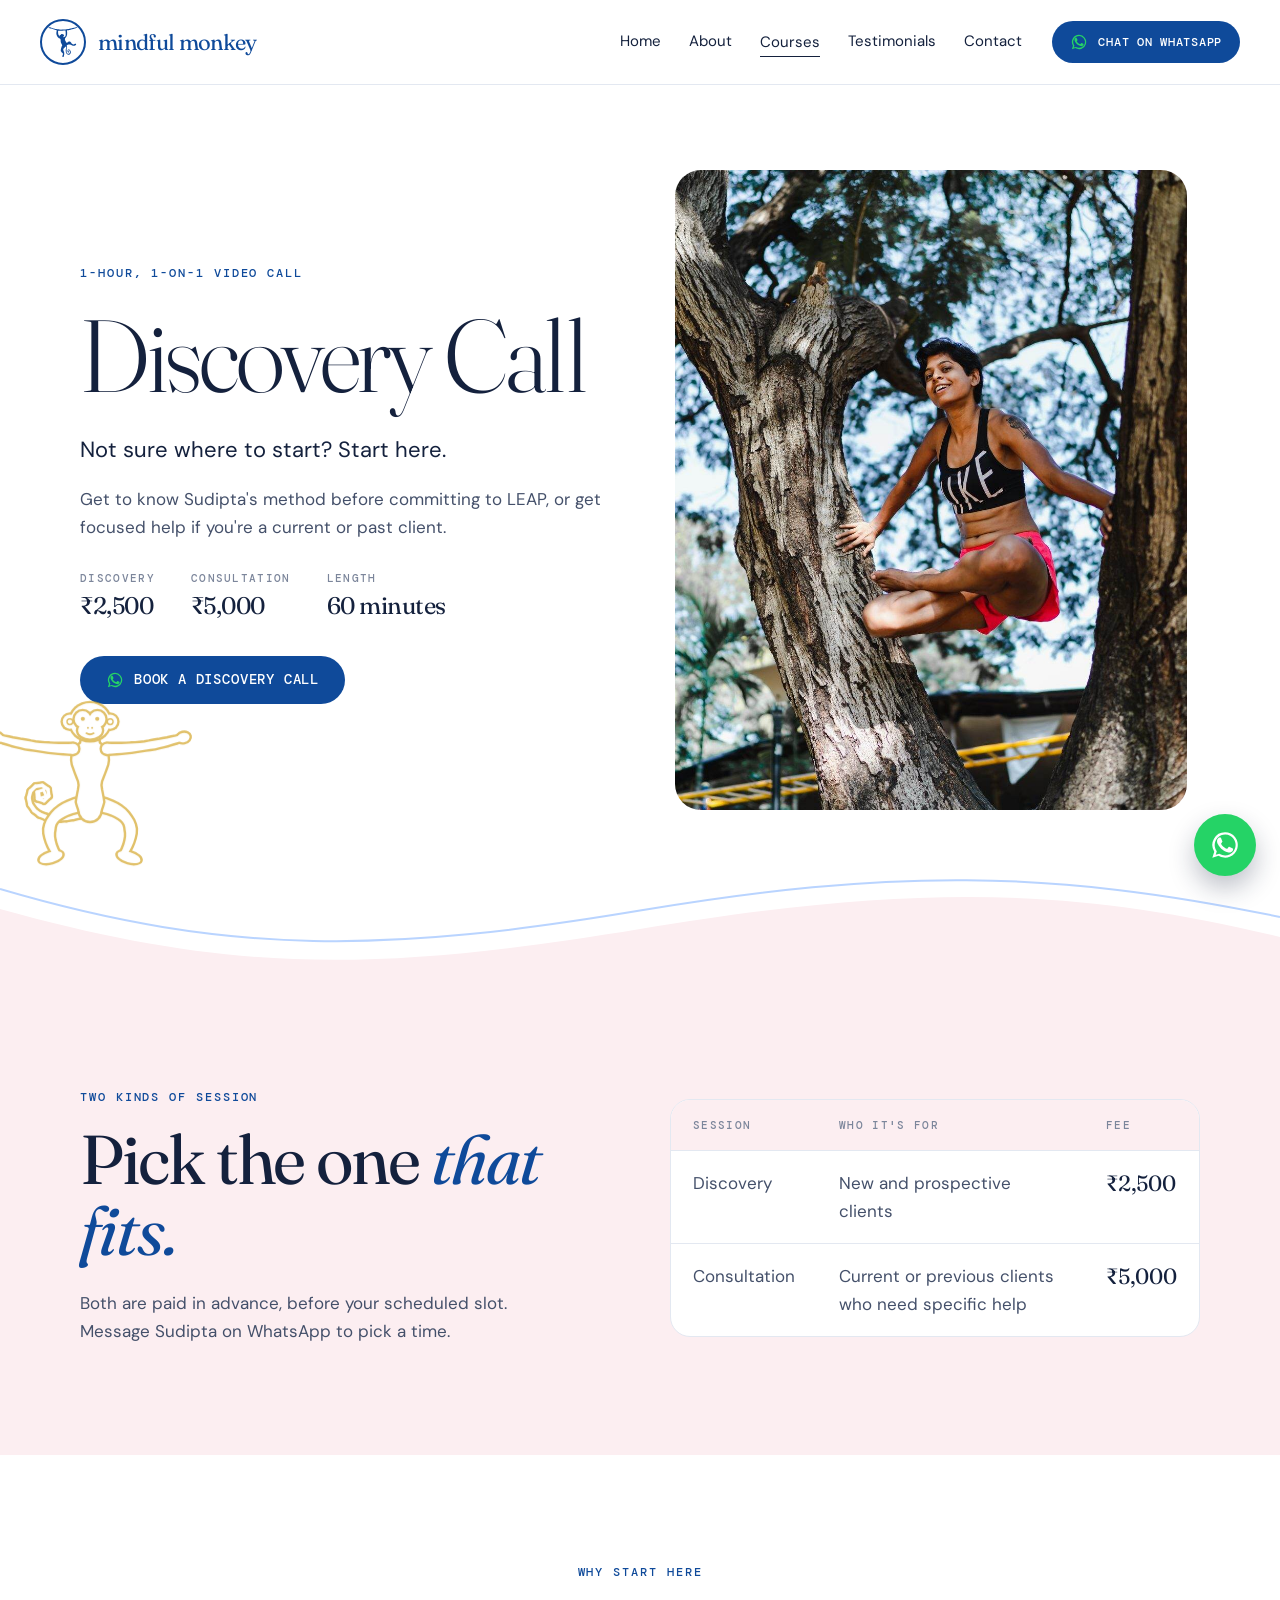
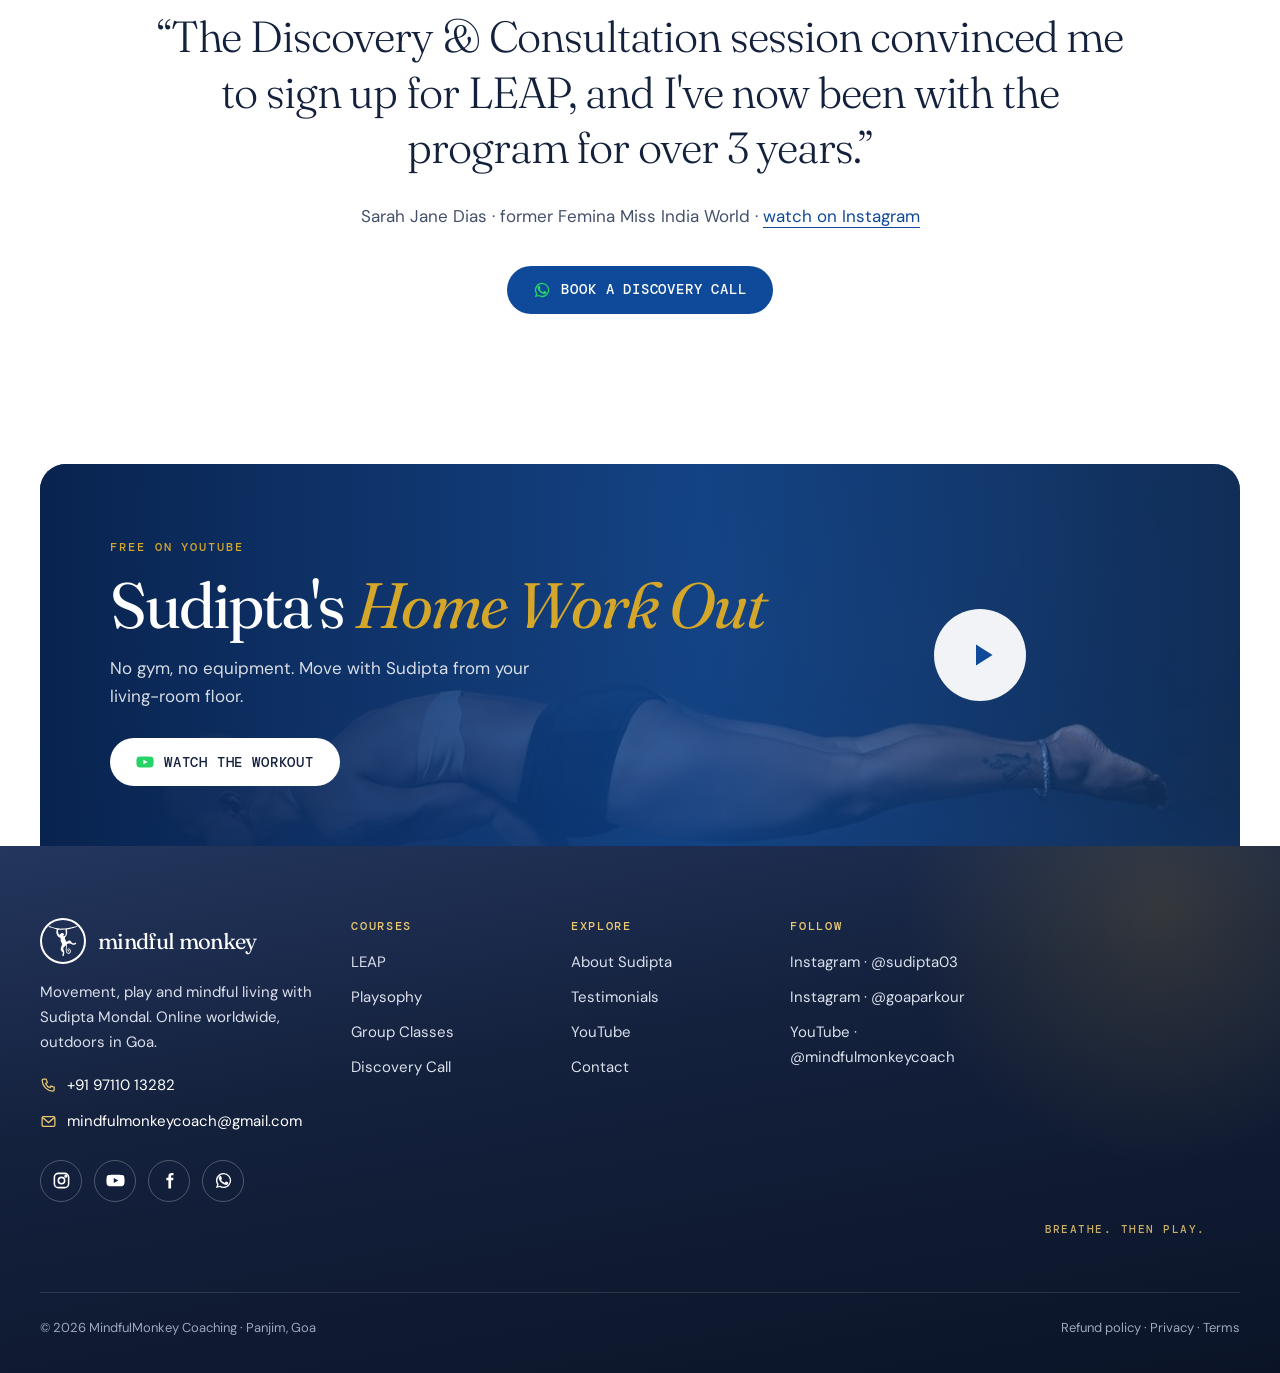
<file: discovery.html>
<!doctype html>
<html lang="en">
<head>
<meta charset="utf-8">
<meta name="viewport" content="width=device-width, initial-scale=1">
<title>Discovery Call · Mindful Monkey</title>
<meta name="description" content="Book a 1-hour Discovery or Consultation video call with Sudipta Mondal before committing to a programme.">
<meta property="og:title" content="Discovery Call · Mindful Monkey">
<meta property="og:description" content="Book a 1-hour Discovery or Consultation video call with Sudipta Mondal before committing to a programme.">
<meta property="og:image" content="https://mindfulmonkeycoach.com/images/hero-storm-jump.jpg">
<meta name="theme-color" content="#0F4A9A">
<link rel="icon" href="images/logo-blue.jpg">
<link rel="preconnect" href="https://fonts.googleapis.com"><link rel="preconnect" href="https://fonts.gstatic.com" crossorigin>
<link href="https://fonts.googleapis.com/css2?family=DM+Mono:wght@400;500&family=DM+Sans:opsz,wght@9..40,400;9..40,500;9..40,600&family=Fraunces:ital,opsz,wght@0,9..144,300;0,9..144,400;0,9..144,500;1,9..144,300;1,9..144,400&display=swap" rel="stylesheet">
<link rel="stylesheet" href="css/site.css?v=mwouodaq">
</head>
<body>
<svg width="0" height="0" style="position:absolute" aria-hidden="true"><symbol id="mk" viewBox="0 0 183.0 187.2"><path fill-rule="evenodd" d="M0.4,0.1 0.0,0.5 0.0,1.1 0.6,1.9 1.1,3.5 2.0,4.9 3.0,5.8 4.6,6.6 5.6,6.9 6.5,7.5 9.1,8.1 10.2,8.8 15.0,9.0 16.4,9.4 20.0,9.8 21.6,10.6 23.0,10.9 24.8,11.6 27.0,12.0 28.2,12.8 29.1,12.9 30.5,13.5 32.8,13.9 34.2,15.0 35.8,15.5 37.9,15.8 39.4,16.6 40.9,17.1 41.8,17.8 43.4,18.1 44.4,18.8 49.0,19.4 50.6,20.1 52.1,21.4 52.0,24.2 51.4,26.8 51.0,30.6 50.4,32.4 50.1,35.9 50.1,43.1 50.4,45.6 51.5,47.9 52.2,51.2 53.4,53.5 54.0,54.1 54.5,55.4 55.2,56.4 55.5,57.5 56.1,58.5 56.2,59.4 57.0,60.5 57.4,61.8 58.0,62.8 59.8,64.2 60.2,64.9 60.4,65.5 63.1,67.6 64.0,67.8 64.6,68.1 66.2,69.9 67.9,70.6 69.1,70.9 70.1,71.6 71.5,72.1 73.6,73.9 75.9,76.4 76.9,80.5 76.9,86.5 77.1,87.4 77.2,92.5 77.8,93.9 78.2,96.6 78.9,97.5 79.4,99.8 80.0,100.2 80.4,101.5 81.1,102.2 81.4,103.6 82.0,104.8 82.1,105.6 83.0,106.6 83.4,107.6 84.0,108.1 84.2,109.5 86.1,112.5 86.5,114.1 86.5,115.0 85.9,116.0 85.9,116.5 85.4,117.2 85.1,118.4 84.5,119.0 84.0,120.5 83.4,121.0 82.9,122.6 82.1,123.9 81.9,126.2 81.2,127.5 80.9,129.1 80.4,129.9 80.1,132.4 79.2,134.2 78.9,137.0 78.2,138.1 78.1,141.6 77.5,144.0 77.5,147.4 78.1,150.8 79.1,152.8 81.2,154.9 82.6,157.5 84.0,158.9 86.8,160.9 87.4,161.8 89.2,163.4 91.0,165.9 91.2,167.1 91.0,171.6 90.2,172.9 90.1,174.1 89.4,175.2 89.0,176.6 88.5,177.2 88.2,178.8 87.4,181.2 87.4,183.8 88.2,185.6 89.6,186.8 90.5,187.1 91.8,187.2 94.0,186.6 96.2,184.6 97.2,182.6 97.8,179.8 97.9,176.4 99.0,172.9 99.1,160.1 98.4,158.9 98.1,155.9 97.4,154.6 97.1,153.4 96.2,152.1 95.2,149.2 95.1,148.1 94.4,147.1 94.2,145.9 93.5,144.6 93.5,144.0 93.0,142.6 93.4,138.9 94.0,138.0 94.2,137.0 95.4,134.9 100.8,129.5 101.8,128.1 104.1,126.2 106.5,123.2 108.8,121.8 109.2,121.8 109.6,122.1 109.8,123.0 110.2,123.9 110.2,125.1 111.0,126.5 111.0,127.5 110.5,129.8 110.0,136.8 109.2,138.0 109.0,142.5 108.5,143.9 108.6,149.6 109.2,153.0 109.5,156.8 110.2,159.2 111.2,160.4 111.4,161.2 112.4,163.8 114.0,166.6 115.2,167.8 115.9,168.0 117.5,169.6 120.2,171.6 122.4,172.1 123.4,172.8 128.2,173.2 132.5,171.9 134.0,171.0 137.0,167.5 139.1,164.1 140.1,161.5 140.5,156.0 140.1,153.2 139.2,151.5 139.0,150.1 138.4,149.1 138.0,147.9 137.4,146.9 135.1,144.9 134.1,143.0 133.1,142.0 131.5,141.5 131.1,141.0 130.1,140.8 129.0,139.9 126.6,140.1 123.5,141.1 120.4,144.9 120.2,146.5 119.6,148.0 119.5,150.2 120.1,153.5 121.2,155.5 122.4,156.8 125.5,158.9 128.0,158.8 129.9,157.6 130.6,155.5 130.6,154.2 129.9,153.0 129.0,152.6 127.8,152.5 125.6,151.6 124.1,150.4 123.5,149.4 123.2,148.1 123.6,146.4 125.5,144.9 126.5,144.4 127.9,144.2 129.1,144.8 131.4,146.2 132.9,148.1 133.8,149.9 133.9,150.6 134.4,151.6 135.1,152.4 135.9,154.1 135.9,155.5 135.0,159.8 134.2,161.1 133.9,162.5 132.4,164.4 131.0,165.6 127.1,167.5 125.1,167.8 123.6,167.6 118.6,164.8 117.4,163.5 114.2,157.8 114.0,143.4 114.4,136.0 115.0,134.6 115.0,129.5 115.5,124.5 115.5,120.6 115.0,115.1 116.0,113.9 116.4,112.6 117.5,111.6 121.1,110.9 122.4,110.0 124.5,109.6 125.9,109.0 128.4,108.8 133.0,109.0 135.4,109.8 136.9,109.9 138.4,110.8 139.9,111.0 141.2,111.8 142.2,111.9 143.4,112.5 144.5,112.8 145.4,113.8 146.4,114.0 147.5,114.8 150.0,115.1 152.9,116.6 154.8,116.9 156.2,117.5 161.1,117.6 162.2,117.0 164.0,116.9 165.0,116.5 165.8,115.9 166.9,115.8 167.5,115.1 169.1,114.6 169.5,114.1 171.5,112.8 173.1,110.6 173.1,106.2 172.4,105.1 171.5,104.6 171.1,104.1 168.4,103.9 167.0,104.6 165.2,105.0 164.9,105.5 163.5,106.0 163.0,106.5 161.9,107.0 161.1,107.8 160.4,107.9 159.5,108.4 157.2,108.8 154.1,108.6 152.9,107.8 151.8,107.5 151.1,106.8 150.1,106.5 148.2,104.9 147.4,104.8 146.1,103.8 145.5,102.5 145.1,100.9 142.5,97.9 142.1,96.9 140.8,95.4 139.5,94.6 136.9,91.6 135.8,90.9 133.4,90.8 132.4,90.4 131.6,90.4 131.1,90.6 127.2,91.1 125.0,91.9 123.2,92.9 122.5,93.8 121.8,94.0 121.1,94.8 120.4,95.0 117.6,97.5 115.6,98.5 114.4,98.5 113.9,98.2 112.6,97.0 112.4,96.0 111.5,95.5 110.5,94.5 110.1,92.8 108.5,90.8 108.1,89.6 107.4,88.9 105.5,85.1 105.2,83.1 104.5,81.8 104.1,79.4 103.5,78.1 103.4,75.4 103.5,74.0 104.1,72.8 104.5,70.9 105.5,69.4 106.2,68.8 106.5,67.9 108.0,66.0 108.2,64.8 111.0,62.5 112.1,60.1 112.9,59.5 114.0,57.5 114.4,55.4 115.1,54.2 115.4,52.9 116.1,51.6 116.4,48.9 117.0,47.6 117.2,46.4 117.4,30.8 116.2,26.9 116.4,22.1 117.1,21.2 118.2,20.9 121.1,20.6 122.8,20.0 125.2,19.5 128.2,19.5 130.5,18.8 132.8,18.5 134.0,18.0 136.9,17.8 138.2,16.9 139.9,16.6 141.5,15.9 144.8,15.5 146.2,14.8 148.2,14.5 149.4,14.0 151.6,13.6 152.8,13.0 154.9,12.5 156.4,11.8 161.6,10.8 163.1,9.9 165.0,9.8 166.2,9.0 167.9,8.8 168.9,8.0 170.9,7.6 171.6,7.1 173.5,6.8 174.6,6.1 176.5,5.9 179.4,3.8 181.6,3.5 182.8,2.5 183.0,1.9 182.9,1.2 181.5,0.6 179.5,0.5 178.2,0.6 176.0,1.6 171.2,1.9 170.1,2.5 167.2,2.9 165.9,3.6 163.2,3.9 161.4,4.8 158.1,5.0 154.5,5.9 152.1,6.9 145.5,7.9 143.5,8.6 140.8,8.9 138.9,9.6 136.2,10.0 134.2,10.9 131.4,11.1 130.5,11.6 128.2,12.1 126.5,12.1 124.8,12.6 120.0,13.1 118.2,13.6 111.0,14.0 107.4,14.9 98.9,15.6 92.1,15.6 83.4,16.0 80.0,16.4 71.9,15.6 69.9,15.2 66.5,15.1 65.0,14.6 62.8,14.5 61.2,14.0 54.2,13.6 49.9,13.0 45.6,12.8 43.5,11.9 40.4,11.4 38.9,10.6 37.2,10.5 36.1,9.9 34.1,9.8 30.5,8.9 28.9,7.9 24.9,6.8 23.5,5.9 22.1,5.6 20.9,4.9 18.5,4.5 17.6,4.0 15.4,3.5 12.0,2.1 8.8,1.6 7.6,1.0 5.4,0.8 3.4,0.0ZM106.9,22.5 107.2,23.0 107.5,24.5 107.4,27.8 108.1,30.6 108.2,46.8 107.1,55.5 106.2,57.1 102.1,60.6 101.4,60.9 100.6,61.9 99.5,62.5 98.6,62.6 96.9,63.4 94.6,63.2 94.0,62.8 93.9,61.4 94.1,61.0 94.1,59.1 94.4,58.4 95.1,57.1 95.9,56.6 96.2,55.9 97.1,55.1 98.1,53.5 98.2,50.9 98.0,49.1 97.0,47.9 92.5,46.8 91.1,45.9 90.1,45.6 89.6,45.0 88.6,44.5 88.0,43.9 86.8,43.8 85.9,43.4 82.5,43.0 81.4,43.6 80.1,44.9 79.0,46.6 78.2,47.2 76.4,49.6 75.0,50.5 72.5,50.9 71.4,51.5 70.5,53.2 70.4,54.6 70.9,55.1 71.1,56.2 72.0,57.6 73.5,58.6 73.8,59.2 74.4,59.8 74.2,60.0 73.8,60.0 72.4,59.4 71.6,58.6 71.0,58.4 66.2,53.6 65.4,52.2 65.0,51.0 64.4,50.2 64.1,48.8 63.1,47.2 62.6,47.0 62.0,46.1 61.8,43.0 61.2,41.2 61.1,36.9 60.6,33.1 60.6,31.8 60.9,31.2 60.6,26.6 61.4,24.1 62.2,23.0 62.9,22.8 72.2,23.0 86.9,23.0 97.0,22.6 98.4,22.0 100.2,22.4 106.0,22.1Z"/></symbol></svg><header class="site-header"><div class="wrap">
<a class="brand" href="index.html" aria-label="Mindful Monkey home"><span class="badge"><svg viewBox="0 0 183 187.2" aria-hidden="true"><use href="#mk"/></svg></span> mindful monkey</a>
<nav class="links" aria-label="Main">
<a href="index.html">Home</a><a href="about.html">About</a>
<span class="has-sub"><a href="courses.html" class="on">Courses</a><span class="sub">
<a href="online-coaching/leap.html">LEAP · 1-on-1</a><a href="online-coaching/playsophy.html">Playsophy · women only</a><a href="group-classes.html">Group Classes · Goa</a><a href="discovery.html">Discovery Call</a><a href="courses.html#upcoming">Bootcamps, retreats &amp; workshops</a><a href="online-coaching/compare.html">Compare LEAP and Playsophy</a></span></span>
<a href="testimonials.html">Testimonials</a><a href="contact.html">Contact</a>
</nav>
<a class="btn btn-blue hdr-cta" href="https://wa.me/919711013282?text=Hi%20I%20am%20interested%20in%20a%20Discovery%20Call" target="_blank" rel="noopener"><svg viewBox="0 0 24 24" fill="currentColor" aria-hidden="true"><path d="M17.47 14.38c-.3-.15-1.76-.87-2.04-.97-.27-.1-.47-.15-.67.15-.2.3-.77.97-.94 1.17-.17.2-.35.22-.65.07-.3-.15-1.25-.46-2.38-1.47-.88-.78-1.47-1.75-1.65-2.05-.17-.3-.02-.46.13-.61.13-.13.3-.35.45-.52.15-.17.2-.3.3-.5.1-.2.05-.37-.02-.52-.07-.15-.67-1.62-.92-2.22-.24-.58-.49-.5-.67-.51h-.57c-.2 0-.52.07-.79.37-.27.3-1.04 1.02-1.04 2.48s1.07 2.87 1.22 3.07c.15.2 2.1 3.2 5.08 4.49.71.31 1.26.49 1.69.63.71.23 1.36.2 1.87.12.57-.08 1.76-.72 2.01-1.42.25-.7.25-1.3.17-1.42-.07-.13-.27-.2-.57-.35zM12.04 2.5a9.5 9.5 0 0 0-8.1 14.5L2.5 21.5l4.63-1.4a9.5 9.5 0 1 0 4.9-17.6zm0 17.3a7.78 7.78 0 0 1-3.97-1.08l-.28-.17-2.75.84.82-2.68-.18-.28a7.83 7.83 0 1 1 6.36 3.37z"/></svg> Chat on WhatsApp</a>
<button class="menu-btn" aria-label="Open menu" aria-expanded="false"><span></span><span></span><span></span></button>
</div></header>
<a class="wa-float" href="https://wa.me/919711013282?text=Hi%20I%20am%20interested%20in%20a%20Discovery%20Call" target="_blank" rel="noopener" aria-label="Chat with Sudipta on WhatsApp"><svg viewBox="0 0 24 24" fill="currentColor" aria-hidden="true"><path d="M17.47 14.38c-.3-.15-1.76-.87-2.04-.97-.27-.1-.47-.15-.67.15-.2.3-.77.97-.94 1.17-.17.2-.35.22-.65.07-.3-.15-1.25-.46-2.38-1.47-.88-.78-1.47-1.75-1.65-2.05-.17-.3-.02-.46.13-.61.13-.13.3-.35.45-.52.15-.17.2-.3.3-.5.1-.2.05-.37-.02-.52-.07-.15-.67-1.62-.92-2.22-.24-.58-.49-.5-.67-.51h-.57c-.2 0-.52.07-.79.37-.27.3-1.04 1.02-1.04 2.48s1.07 2.87 1.22 3.07c.15.2 2.1 3.2 5.08 4.49.71.31 1.26.49 1.69.63.71.23 1.36.2 1.87.12.57-.08 1.76-.72 2.01-1.42.25-.7.25-1.3.17-1.42-.07-.13-.27-.2-.57-.35zM12.04 2.5a9.5 9.5 0 0 0-8.1 14.5L2.5 21.5l4.63-1.4a9.5 9.5 0 1 0 4.9-17.6zm0 17.3a7.78 7.78 0 0 1-3.97-1.08l-.28-.17-2.75.84.82-2.68-.18-.28a7.83 7.83 0 1 1 6.36 3.37z"/></svg></a>
<main>

<section class="phero"><div class="wrap grid">
<div><p class="eyebrow">1-hour, 1-on-1 video call</p><h1>Discovery Call</h1>
<p class="lede" style="font-size:22px;color:var(--brown)">Not sure where to start? Start here.</p>
<p style="margin-top:16px;max-width:560px">Get to know Sudipta's method before committing to LEAP, or get focused help if you're a current or past client.</p>
<div class="meta"><div><span>Discovery</span><b><span data-inr="2500">₹2,500</span></b></div><div><span>Consultation</span><b><span data-inr="5000">₹5,000</span></b></div><div><span>Length</span><b>60 minutes</b></div></div>
<div class="row-btns"><a class="btn btn-blue" href="https://wa.me/919711013282?text=Hi%20I%20am%20interested%20in%20a%20Discovery%20Call" target="_blank" rel="noopener"><svg viewBox="0 0 24 24" fill="currentColor" aria-hidden="true"><path d="M17.47 14.38c-.3-.15-1.76-.87-2.04-.97-.27-.1-.47-.15-.67.15-.2.3-.77.97-.94 1.17-.17.2-.35.22-.65.07-.3-.15-1.25-.46-2.38-1.47-.88-.78-1.47-1.75-1.65-2.05-.17-.3-.02-.46.13-.61.13-.13.3-.35.45-.52.15-.17.2-.3.3-.5.1-.2.05-.37-.02-.52-.07-.15-.67-1.62-.92-2.22-.24-.58-.49-.5-.67-.51h-.57c-.2 0-.52.07-.79.37-.27.3-1.04 1.02-1.04 2.48s1.07 2.87 1.22 3.07c.15.2 2.1 3.2 5.08 4.49.71.31 1.26.49 1.69.63.71.23 1.36.2 1.87.12.57-.08 1.76-.72 2.01-1.42.25-.7.25-1.3.17-1.42-.07-.13-.27-.2-.57-.35zM12.04 2.5a9.5 9.5 0 0 0-8.1 14.5L2.5 21.5l4.63-1.4a9.5 9.5 0 1 0 4.9-17.6zm0 17.3a7.78 7.78 0 0 1-3.97-1.08l-.28-.17-2.75.84.82-2.68-.18-.28a7.83 7.83 0 1 1 6.36 3.37z"/></svg> Book a Discovery Call</a></div>
<p class="fx-note"></p></div>
<div class="im"><img src="images/leap-tree-smile.jpg" alt="Sudipta smiling in a tree"></div>
</div></section>

<section class="sec bg-blush wave-top"><svg class="wave" viewBox="0 0 1440 150" preserveAspectRatio="none" aria-hidden="true" style="transform:scaleX(-1)"><path d="M0 95 C 240 30 420 30 720 85 S 1180 140 1440 60 L1440 150 L0 150Z" fill="#FCEEF1"/><path d="M0 70 C 260 10 440 10 720 62 S 1180 120 1440 35" fill="none" stroke="#9CC2FF" stroke-width="2" opacity=".7" vector-effect="non-scaling-stroke"/></svg><div class="wrap pbox">
<div class="rv"><p class="eyebrow">Two kinds of session</p><h2 class="h2" style="margin:18px 0 22px">Pick the one <em>that fits.</em></h2>
<p style="max-width:440px">Both are paid in advance, before your scheduled slot. Message Sudipta on WhatsApp to pick a time.</p></div>
<table class="ptable rv"><tr><th>Session</th><th>Who it's for</th><th>Fee</th></tr>
<tr><td>Discovery</td><td>New and prospective clients</td><td><b><span data-inr="2500">₹2,500</span></b></td></tr>
<tr><td>Consultation</td><td>Current or previous clients who need specific help</td><td><b><span data-inr="5000">₹5,000</span></b></td></tr></table>
</div></section>
<section class="sec bigq center"><div class="wrap">
<p class="eyebrow" style="margin-bottom:28px">Why start here</p>
<q>“The Discovery &amp; Consultation session convinced me to sign up for LEAP, and I've now been with the program for over 3 years.”</q>
<p>Sarah Jane Dias · former Femina Miss India World · <a href="https://www.instagram.com/reels/DdlZQc7K8wg/" target="_blank" rel="noopener" style="color:var(--blue);border-bottom:1px solid">watch on Instagram</a></p>
<div style="margin-top:36px"><a class="btn btn-blue" href="https://wa.me/919711013282?text=Hi%20I%20am%20interested%20in%20a%20Discovery%20Call" target="_blank" rel="noopener"><svg viewBox="0 0 24 24" fill="currentColor" aria-hidden="true"><path d="M17.47 14.38c-.3-.15-1.76-.87-2.04-.97-.27-.1-.47-.15-.67.15-.2.3-.77.97-.94 1.17-.17.2-.35.22-.65.07-.3-.15-1.25-.46-2.38-1.47-.88-.78-1.47-1.75-1.65-2.05-.17-.3-.02-.46.13-.61.13-.13.3-.35.45-.52.15-.17.2-.3.3-.5.1-.2.05-.37-.02-.52-.07-.15-.67-1.62-.92-2.22-.24-.58-.49-.5-.67-.51h-.57c-.2 0-.52.07-.79.37-.27.3-1.04 1.02-1.04 2.48s1.07 2.87 1.22 3.07c.15.2 2.1 3.2 5.08 4.49.71.31 1.26.49 1.69.63.71.23 1.36.2 1.87.12.57-.08 1.76-.72 2.01-1.42.25-.7.25-1.3.17-1.42-.07-.13-.27-.2-.57-.35zM12.04 2.5a9.5 9.5 0 0 0-8.1 14.5L2.5 21.5l4.63-1.4a9.5 9.5 0 1 0 4.9-17.6zm0 17.3a7.78 7.78 0 0 1-3.97-1.08l-.28-.17-2.75.84.82-2.68-.18-.28a7.83 7.83 0 1 1 6.36 3.37z"/></svg> Book a Discovery Call</a></div>
</div></section><section class="workout"><div class="wrap" style="max-width:1360px">
<a class="banner" href="https://www.youtube.com/watch?v=d_9e7xTF6Dw" target="_blank" rel="noopener" data-yt="d_9e7xTF6Dw"><img loading="lazy" decoding="async" src="images/about-plank.jpg" alt="Sudipta holding a plank on paralettes"><div class="inner">
<p class="eyebrow" style="margin-bottom:16px">Free on YouTube</p>
<h2>Sudipta's <em>Home Work Out</em></h2>
<p>No gym, no equipment. Move with Sudipta from your living-room floor.</p>
<span class="btn btn-white"><svg viewBox="0 0 24 24" fill="currentColor" aria-hidden="true"><path d="M23 7.2a3 3 0 0 0-2.1-2.1C19 4.6 12 4.6 12 4.6s-7 0-8.9.5A3 3 0 0 0 1 7.2 31 31 0 0 0 .5 12 31 31 0 0 0 1 16.8a3 3 0 0 0 2.1 2.1c1.9.5 8.9.5 8.9.5s7 0 8.9-.5a3 3 0 0 0 2.1-2.1 31 31 0 0 0 .5-4.8 31 31 0 0 0-.5-4.8ZM9.8 15.1V8.9L15.6 12l-5.8 3.1Z"/></svg> Watch the workout</span></div><span class="play"><svg viewBox="0 0 24 24" fill="currentColor" aria-hidden="true"><path d="M8 5v14l11-7z"/></svg></span></a>
</div></section>
</main>
<footer class="site-footer"><div class="wrap" style="max-width:1360px"><div class="fcols">
<div><a class="brand" href="index.html"><span class="badge"><svg viewBox="0 0 183 187.2" aria-hidden="true"><use href="#mk"/></svg></span> mindful monkey</a><p style="font-size:15px;max-width:300px">Movement, play and mindful living with Sudipta Mondal. Online worldwide, outdoors in Goa.</p>
<ul class="fcontact"><li><a href="tel:+919711013282"><svg viewBox="0 0 24 24" fill="none" stroke="currentColor" stroke-width="1.8" aria-hidden="true"><path d="M5 3h3.5l1.8 4.6-2.3 1.5a11 11 0 0 0 6 6l1.5-2.3L20 14.5V18a2 2 0 0 1-2 2A16 16 0 0 1 3 5a2 2 0 0 1 2-2Z"/></svg>+91 97110 13282</a></li>
<li><a href="mailto:mindfulmonkeycoach@gmail.com"><svg viewBox="0 0 24 24" fill="none" stroke="currentColor" stroke-width="1.8" aria-hidden="true"><rect x="3" y="5" width="18" height="14" rx="2"/><path d="m3.5 6.5 8.5 7 8.5-7"/></svg>mindfulmonkeycoach@gmail.com</a></li></ul>
<div class="soc"><a href="https://www.instagram.com/sudipta03/" target="_blank" rel="noopener" aria-label="Instagram"><svg viewBox="0 0 24 24" fill="none" stroke="currentColor" stroke-width="2" aria-hidden="true"><rect x="3" y="3" width="18" height="18" rx="5"/><circle cx="12" cy="12" r="4"/><circle cx="17.5" cy="6.5" r="1" fill="currentColor"/></svg></a><a href="https://www.youtube.com/@mindfulmonkeycoach" target="_blank" rel="noopener" aria-label="YouTube"><svg viewBox="0 0 24 24" fill="currentColor" aria-hidden="true"><path d="M23 7.2a3 3 0 0 0-2.1-2.1C19 4.6 12 4.6 12 4.6s-7 0-8.9.5A3 3 0 0 0 1 7.2 31 31 0 0 0 .5 12 31 31 0 0 0 1 16.8a3 3 0 0 0 2.1 2.1c1.9.5 8.9.5 8.9.5s7 0 8.9-.5a3 3 0 0 0 2.1-2.1 31 31 0 0 0 .5-4.8 31 31 0 0 0-.5-4.8ZM9.8 15.1V8.9L15.6 12l-5.8 3.1Z"/></svg></a><a href="https://www.facebook.com/sudiptababycool/" target="_blank" rel="noopener" aria-label="Facebook"><svg viewBox="0 0 24 24" fill="currentColor" aria-hidden="true"><path d="M14 8.5V6.8c0-.8.2-1.3 1.4-1.3H17V2.6c-.3 0-1.3-.1-2.4-.1-2.4 0-4 1.5-4 4.1v1.9H8v3.2h2.6V22H14v-10.3h2.6l.4-3.2H14Z"/></svg></a><a href="https://wa.me/919711013282?text=Hi%20Sudipta" target="_blank" rel="noopener" aria-label="WhatsApp"><svg viewBox="0 0 24 24" fill="currentColor" aria-hidden="true"><path d="M17.47 14.38c-.3-.15-1.76-.87-2.04-.97-.27-.1-.47-.15-.67.15-.2.3-.77.97-.94 1.17-.17.2-.35.22-.65.07-.3-.15-1.25-.46-2.38-1.47-.88-.78-1.47-1.75-1.65-2.05-.17-.3-.02-.46.13-.61.13-.13.3-.35.45-.52.15-.17.2-.3.3-.5.1-.2.05-.37-.02-.52-.07-.15-.67-1.62-.92-2.22-.24-.58-.49-.5-.67-.51h-.57c-.2 0-.52.07-.79.37-.27.3-1.04 1.02-1.04 2.48s1.07 2.87 1.22 3.07c.15.2 2.1 3.2 5.08 4.49.71.31 1.26.49 1.69.63.71.23 1.36.2 1.87.12.57-.08 1.76-.72 2.01-1.42.25-.7.25-1.3.17-1.42-.07-.13-.27-.2-.57-.35zM12.04 2.5a9.5 9.5 0 0 0-8.1 14.5L2.5 21.5l4.63-1.4a9.5 9.5 0 1 0 4.9-17.6zm0 17.3a7.78 7.78 0 0 1-3.97-1.08l-.28-.17-2.75.84.82-2.68-.18-.28a7.83 7.83 0 1 1 6.36 3.37z"/></svg></a></div></div>
<div><h4>Courses</h4><ul><li><a href="online-coaching/leap.html">LEAP</a></li><li><a href="online-coaching/playsophy.html">Playsophy</a></li><li><a href="group-classes.html">Group Classes</a></li><li><a href="discovery.html">Discovery Call</a></li></ul></div>
<div><h4>Explore</h4><ul><li><a href="about.html">About Sudipta</a></li><li><a href="testimonials.html">Testimonials</a></li><li><a href="https://www.youtube.com/@mindfulmonkeycoach" target="_blank" rel="noopener">YouTube</a></li><li><a href="contact.html">Contact</a></li></ul></div>
<div><h4>Follow</h4><ul><li><a href="https://www.instagram.com/sudipta03/" target="_blank" rel="noopener">Instagram · @sudipta03</a></li><li><a href="https://www.instagram.com/goaparkour/" target="_blank" rel="noopener">Instagram · @goaparkour</a></li><li><a href="https://www.youtube.com/@mindfulmonkeycoach" target="_blank" rel="noopener">YouTube · @mindfulmonkeycoach</a></li></ul></div>
<div class="mk-foot"><svg viewBox="-39.7 -72.4 79.4 118.6" aria-hidden="true"><path d="M6.0 2.0L2.0 3.5" stroke="#D4A62A" stroke-width="6.0" stroke-linecap="round" fill="none"/><path d="M2.0 3.5L-2.0 5.1" stroke="#D4A62A" stroke-width="5.9" stroke-linecap="round" fill="none"/><path d="M-2.0 5.1L-6.0 6.8" stroke="#D4A62A" stroke-width="5.9" stroke-linecap="round" fill="none"/><path d="M-6.0 6.8L-9.8 8.7" stroke="#D4A62A" stroke-width="5.8" stroke-linecap="round" fill="none"/><path d="M-9.8 8.7L-13.6 10.8" stroke="#D4A62A" stroke-width="5.8" stroke-linecap="round" fill="none"/><path d="M-13.6 10.8L-17.1 13.3" stroke="#D4A62A" stroke-width="5.7" stroke-linecap="round" fill="none"/><path d="M-17.1 13.3L-20.3 16.2" stroke="#D4A62A" stroke-width="5.7" stroke-linecap="round" fill="none"/><path d="M-20.3 16.2L-22.9 19.6" stroke="#D4A62A" stroke-width="5.6" stroke-linecap="round" fill="none"/><path d="M-22.9 19.6L-24.8 23.5" stroke="#D4A62A" stroke-width="5.6" stroke-linecap="round" fill="none"/><path d="M-24.8 23.5L-25.5 27.7" stroke="#D4A62A" stroke-width="5.5" stroke-linecap="round" fill="none"/><path d="M-25.5 27.7L-24.8 31.9" stroke="#D4A62A" stroke-width="5.5" stroke-linecap="round" fill="none"/><path d="M-24.8 31.9L-22.4 35.5" stroke="#D4A62A" stroke-width="5.4" stroke-linecap="round" fill="none"/><path d="M-22.4 35.5L-18.6 37.6" stroke="#D4A62A" stroke-width="5.3" stroke-linecap="round" fill="none"/><path d="M-18.6 37.6L-14.3 37.2" stroke="#D4A62A" stroke-width="5.3" stroke-linecap="round" fill="none"/><path d="M-14.3 37.2L-11.2 34.2" stroke="#D4A62A" stroke-width="5.2" stroke-linecap="round" fill="none"/><path d="M-11.2 34.2L-11.2 29.9" stroke="#D4A62A" stroke-width="5.2" stroke-linecap="round" fill="none"/><path d="M-11.2 29.9L-14.5 27.1" stroke="#D4A62A" stroke-width="5.1" stroke-linecap="round" fill="none"/><path d="M-14.5 27.1L-18.5 28.5" stroke="#D4A62A" stroke-width="5.1" stroke-linecap="round" fill="none"/><path d="M-18.5 28.5L-19.0 32.7" stroke="#D4A62A" stroke-width="5.0" stroke-linecap="round" fill="none"/><path d="M-19.0 32.7L-15.1 34.5" stroke="#D4A62A" stroke-width="5.0" stroke-linecap="round" fill="none"/><path d="M-15.1 34.5L-12.8 30.8" stroke="#D4A62A" stroke-width="4.9" stroke-linecap="round" fill="none"/><path d="M-12.8 30.8L-16.4 28.5" stroke="#D4A62A" stroke-width="4.8" stroke-linecap="round" fill="none"/><path d="M-16.4 28.5L-18.2 32.4" stroke="#D4A62A" stroke-width="4.8" stroke-linecap="round" fill="none"/><path d="M-18.2 32.4L-13.9 32.9" stroke="#D4A62A" stroke-width="4.7" stroke-linecap="round" fill="none"/><path d="M6.0 2.0L2.0 3.5" stroke="#101B33" stroke-width="3.0" stroke-linecap="round" fill="none"/><path d="M2.0 3.5L-2.0 5.1" stroke="#101B33" stroke-width="2.9" stroke-linecap="round" fill="none"/><path d="M-2.0 5.1L-6.0 6.8" stroke="#101B33" stroke-width="2.9" stroke-linecap="round" fill="none"/><path d="M-6.0 6.8L-9.8 8.7" stroke="#101B33" stroke-width="2.8" stroke-linecap="round" fill="none"/><path d="M-9.8 8.7L-13.6 10.8" stroke="#101B33" stroke-width="2.8" stroke-linecap="round" fill="none"/><path d="M-13.6 10.8L-17.1 13.3" stroke="#101B33" stroke-width="2.7" stroke-linecap="round" fill="none"/><path d="M-17.1 13.3L-20.3 16.2" stroke="#101B33" stroke-width="2.7" stroke-linecap="round" fill="none"/><path d="M-20.3 16.2L-22.9 19.6" stroke="#101B33" stroke-width="2.6" stroke-linecap="round" fill="none"/><path d="M-22.9 19.6L-24.8 23.5" stroke="#101B33" stroke-width="2.6" stroke-linecap="round" fill="none"/><path d="M-24.8 23.5L-25.5 27.7" stroke="#101B33" stroke-width="2.5" stroke-linecap="round" fill="none"/><path d="M-25.5 27.7L-24.8 31.9" stroke="#101B33" stroke-width="2.5" stroke-linecap="round" fill="none"/><path d="M-24.8 31.9L-22.4 35.5" stroke="#101B33" stroke-width="2.4" stroke-linecap="round" fill="none"/><path d="M-22.4 35.5L-18.6 37.6" stroke="#101B33" stroke-width="2.3" stroke-linecap="round" fill="none"/><path d="M-18.6 37.6L-14.3 37.2" stroke="#101B33" stroke-width="2.3" stroke-linecap="round" fill="none"/><path d="M-14.3 37.2L-11.2 34.2" stroke="#101B33" stroke-width="2.2" stroke-linecap="round" fill="none"/><path d="M-11.2 34.2L-11.2 29.9" stroke="#101B33" stroke-width="2.2" stroke-linecap="round" fill="none"/><path d="M-11.2 29.9L-14.5 27.1" stroke="#101B33" stroke-width="2.1" stroke-linecap="round" fill="none"/><path d="M-14.5 27.1L-18.5 28.5" stroke="#101B33" stroke-width="2.1" stroke-linecap="round" fill="none"/><path d="M-18.5 28.5L-19.0 32.7" stroke="#101B33" stroke-width="2.0" stroke-linecap="round" fill="none"/><path d="M-19.0 32.7L-15.1 34.5" stroke="#101B33" stroke-width="2.0" stroke-linecap="round" fill="none"/><path d="M-15.1 34.5L-12.8 30.8" stroke="#101B33" stroke-width="1.9" stroke-linecap="round" fill="none"/><path d="M-12.8 30.8L-16.4 28.5" stroke="#101B33" stroke-width="1.8" stroke-linecap="round" fill="none"/><path d="M-16.4 28.5L-18.2 32.4" stroke="#101B33" stroke-width="1.8" stroke-linecap="round" fill="none"/><path d="M-18.2 32.4L-13.9 32.9" stroke="#101B33" stroke-width="1.7" stroke-linecap="round" fill="none"/><path d="M6.5 3.0L7.4 0.4L8.2 -2.3L7.8 -4.9L7.3 -7.5L6.8 -10.1L6.4 -12.8L6.8 -15.4L7.8 -18.0L8.8 -20.6L9.8 -23.3L10.7 -25.9L11.1 -28.5L10.9 -31.1L10.6 -33.8L8.6 -36.4L5.5 -39.0L-5.5 -39.0L-8.6 -36.4L-10.6 -33.8L-10.9 -31.1L-11.1 -28.5L-10.7 -25.9L-9.8 -23.3L-8.8 -20.6L-7.8 -18.0L-6.8 -15.4L-6.4 -12.8L-6.8 -10.1L-7.3 -7.5L-7.8 -4.9L-8.2 -2.3L-7.4 0.4L-6.5 3.0Z" fill="#D4A62A" stroke="#D4A62A" stroke-width="3.0" stroke-linejoin="round"/><circle cx="0.0" cy="3.0" r="8.0" fill="#D4A62A"/><circle cx="0.0" cy="-39.0" r="7.0" fill="#D4A62A"/><path d="M6.5 3.0L7.4 0.4L8.2 -2.3L7.8 -4.9L7.3 -7.5L6.8 -10.1L6.4 -12.8L6.8 -15.4L7.8 -18.0L8.8 -20.6L9.8 -23.3L10.7 -25.9L11.1 -28.5L10.9 -31.1L10.6 -33.8L8.6 -36.4L5.5 -39.0L-5.5 -39.0L-8.6 -36.4L-10.6 -33.8L-10.9 -31.1L-11.1 -28.5L-10.7 -25.9L-9.8 -23.3L-8.8 -20.6L-7.8 -18.0L-6.8 -15.4L-6.4 -12.8L-6.8 -10.1L-7.3 -7.5L-7.8 -4.9L-8.2 -2.3L-7.4 0.4L-6.5 3.0Z" fill="#101B33"/><circle cx="0.0" cy="3.0" r="6.5" fill="#101B33"/><circle cx="0.0" cy="-39.0" r="5.5" fill="#101B33"/><path d="M-5.5 -5.2L-10.6 -5.0L-15.0 -4.8L-18.8 -4.5L-22.0 -4.1L-24.6 -3.7L-26.6 -3.2L-28.3 -2.5L-30.4 -0.2L-29.2 3.4L-27.6 4.4L-25.6 4.8L-23.2 5.3L-20.2 5.7L-16.6 6.2L-12.3 6.8L-7.4 7.6L-6.7 3.6L-11.6 2.7L-15.7 1.8L-19.1 0.9L-21.9 -0.0L-23.9 -0.8L-25.1 -1.5L-25.2 -1.4L-24.5 1.2L-25.8 2.8L-25.3 2.9L-23.8 2.8L-21.5 2.8L-18.5 2.8L-14.9 2.9L-10.5 3.0L-5.5 3.2Z" fill="#D4A62A" stroke="#D4A62A" stroke-width="3.0" stroke-linejoin="round"/><circle cx="-5.5" cy="-1.0" r="5.7" fill="#D4A62A"/><circle cx="-7.1" cy="5.6" r="3.5" fill="#D4A62A"/><ellipse cx="-7.6" cy="9.6" rx="8.9" ry="4.7" transform="rotate(278.0 -7.6 9.6)" fill="#D4A62A"/><path d="M-5.5 -5.2L-10.6 -5.0L-15.0 -4.8L-18.8 -4.5L-22.0 -4.1L-24.6 -3.7L-26.6 -3.2L-28.3 -2.5L-30.4 -0.2L-29.2 3.4L-27.6 4.4L-25.6 4.8L-23.2 5.3L-20.2 5.7L-16.6 6.2L-12.3 6.8L-7.4 7.6L-6.7 3.6L-11.6 2.7L-15.7 1.8L-19.1 0.9L-21.9 -0.0L-23.9 -0.8L-25.1 -1.5L-25.2 -1.4L-24.5 1.2L-25.8 2.8L-25.3 2.9L-23.8 2.8L-21.5 2.8L-18.5 2.8L-14.9 2.9L-10.5 3.0L-5.5 3.2Z" fill="#101B33"/><circle cx="-5.5" cy="-1.0" r="4.2" fill="#101B33"/><circle cx="-7.1" cy="5.6" r="2.0" fill="#101B33"/><ellipse cx="-7.6" cy="9.6" rx="7.4" ry="3.2" transform="rotate(278.0 -7.6 9.6)" fill="#101B33"/><path d="M5.5 3.2L10.5 3.0L14.9 2.9L18.5 2.8L21.5 2.8L23.8 2.8L25.3 2.9L25.8 2.8L24.5 1.2L25.2 -1.4L25.1 -1.5L23.9 -0.8L21.9 -0.0L19.1 0.9L15.7 1.8L11.6 2.7L6.7 3.6L7.4 7.6L12.3 6.8L16.6 6.2L20.2 5.7L23.2 5.3L25.6 4.8L27.6 4.4L29.2 3.4L30.4 -0.2L28.3 -2.5L26.6 -3.2L24.6 -3.7L22.0 -4.1L18.8 -4.5L15.0 -4.8L10.6 -5.0L5.5 -5.2Z" fill="#D4A62A" stroke="#D4A62A" stroke-width="3.0" stroke-linejoin="round"/><circle cx="5.5" cy="-1.0" r="5.7" fill="#D4A62A"/><circle cx="7.1" cy="5.6" r="3.5" fill="#D4A62A"/><ellipse cx="7.6" cy="9.6" rx="8.9" ry="4.7" transform="rotate(262.0 7.6 9.6)" fill="#D4A62A"/><path d="M5.5 3.2L10.5 3.0L14.9 2.9L18.5 2.8L21.5 2.8L23.8 2.8L25.3 2.9L25.8 2.8L24.5 1.2L25.2 -1.4L25.1 -1.5L23.9 -0.8L21.9 -0.0L19.1 0.9L15.7 1.8L11.6 2.7L6.7 3.6L7.4 7.6L12.3 6.8L16.6 6.2L20.2 5.7L23.2 5.3L25.6 4.8L27.6 4.4L29.2 3.4L30.4 -0.2L28.3 -2.5L26.6 -3.2L24.6 -3.7L22.0 -4.1L18.8 -4.5L15.0 -4.8L10.6 -5.0L5.5 -5.2Z" fill="#101B33"/><circle cx="5.5" cy="-1.0" r="4.2" fill="#101B33"/><circle cx="7.1" cy="5.6" r="2.0" fill="#101B33"/><ellipse cx="7.6" cy="9.6" rx="7.4" ry="3.2" transform="rotate(262.0 7.6 9.6)" fill="#101B33"/><circle cx="-12.6" cy="-52.5" r="5.9" fill="#D4A62A"/><circle cx="12.6" cy="-52.5" r="5.9" fill="#D4A62A"/><ellipse cx="0.0" cy="-52.5" rx="13.9" ry="13.1" transform="rotate(0.0 0.0 -52.5)" fill="#D4A62A"/><circle cx="-12.6" cy="-52.5" r="4.4" fill="#101B33"/><circle cx="12.6" cy="-52.5" r="4.4" fill="#101B33"/><ellipse cx="0.0" cy="-52.5" rx="12.4" ry="11.6" transform="rotate(0.0 0.0 -52.5)" fill="#101B33"/><circle cx="-4.6" cy="-54.1" r="6.5" fill="#D4A62A"/><circle cx="4.6" cy="-54.1" r="6.5" fill="#D4A62A"/><ellipse cx="0.0" cy="-47.1" rx="8.9" ry="6.7" transform="rotate(0.0 0.0 -47.1)" fill="#D4A62A"/><circle cx="-4.6" cy="-54.1" r="5.0" fill="#101B33"/><circle cx="4.6" cy="-54.1" r="5.0" fill="#101B33"/><ellipse cx="0.0" cy="-47.1" rx="7.4" ry="5.2" transform="rotate(0.0 0.0 -47.1)" fill="#101B33"/><path d="M-13.5 -36.2L-14.2 -32.8L-14.9 -29.6L-15.7 -26.6L-16.4 -23.7L-17.3 -20.9L-18.1 -18.3L-19.0 -15.9L-19.9 -13.6L-21.0 -11.6L-22.2 -9.7L-23.2 -7.8L-24.2 -6.1L-25.2 -4.6L-26.3 -3.2L-27.4 -1.9L-28.5 -0.8L-26.4 1.9L-24.9 0.7L-23.5 -0.6L-22.0 -2.0L-20.7 -3.6L-19.3 -5.4L-18.0 -7.3L-16.9 -9.4L-15.9 -11.7L-14.8 -14.1L-13.6 -16.6L-12.5 -19.3L-11.4 -22.1L-10.4 -25.0L-9.4 -28.1L-8.4 -31.4L-7.5 -34.8Z" fill="#D4A62A" stroke="#D4A62A" stroke-width="3.0" stroke-linejoin="round"/><circle cx="-10.5" cy="-35.5" r="4.6" fill="#D4A62A"/><circle cx="-27.4" cy="0.5" r="3.2" fill="#D4A62A"/><ellipse cx="-28.3" cy="1.8" rx="4.4" ry="5.4" transform="rotate(-144.2 -28.3 1.8)" fill="#D4A62A"/><path d="M-13.5 -36.2L-14.2 -32.8L-14.9 -29.6L-15.7 -26.6L-16.4 -23.7L-17.3 -20.9L-18.1 -18.3L-19.0 -15.9L-19.9 -13.6L-21.0 -11.6L-22.2 -9.7L-23.2 -7.8L-24.2 -6.1L-25.2 -4.6L-26.3 -3.2L-27.4 -1.9L-28.5 -0.8L-26.4 1.9L-24.9 0.7L-23.5 -0.6L-22.0 -2.0L-20.7 -3.6L-19.3 -5.4L-18.0 -7.3L-16.9 -9.4L-15.9 -11.7L-14.8 -14.1L-13.6 -16.6L-12.5 -19.3L-11.4 -22.1L-10.4 -25.0L-9.4 -28.1L-8.4 -31.4L-7.5 -34.8Z" fill="#101B33"/><circle cx="-10.5" cy="-35.5" r="3.1" fill="#101B33"/><circle cx="-27.4" cy="0.5" r="1.7" fill="#101B33"/><ellipse cx="-28.3" cy="1.8" rx="2.9" ry="3.9" transform="rotate(-144.2 -28.3 1.8)" fill="#101B33"/><path d="M7.5 -34.8L8.4 -31.4L9.4 -28.1L10.4 -25.0L11.4 -22.1L12.5 -19.3L13.6 -16.6L14.8 -14.1L15.9 -11.7L16.9 -9.4L18.0 -7.3L19.3 -5.4L20.7 -3.6L22.0 -2.0L23.5 -0.6L24.9 0.7L26.4 1.9L28.5 -0.8L27.4 -1.9L26.3 -3.2L25.2 -4.6L24.2 -6.1L23.2 -7.8L22.2 -9.7L21.0 -11.6L19.9 -13.6L19.0 -15.9L18.1 -18.3L17.3 -20.9L16.4 -23.7L15.7 -26.6L14.9 -29.6L14.2 -32.8L13.5 -36.2Z" fill="#D4A62A" stroke="#D4A62A" stroke-width="3.0" stroke-linejoin="round"/><circle cx="10.5" cy="-35.5" r="4.6" fill="#D4A62A"/><circle cx="27.4" cy="0.5" r="3.2" fill="#D4A62A"/><ellipse cx="28.3" cy="1.8" rx="4.4" ry="5.4" transform="rotate(144.2 28.3 1.8)" fill="#D4A62A"/><path d="M7.5 -34.8L8.4 -31.4L9.4 -28.1L10.4 -25.0L11.4 -22.1L12.5 -19.3L13.6 -16.6L14.8 -14.1L15.9 -11.7L16.9 -9.4L18.0 -7.3L19.3 -5.4L20.7 -3.6L22.0 -2.0L23.5 -0.6L24.9 0.7L26.4 1.9L28.5 -0.8L27.4 -1.9L26.3 -3.2L25.2 -4.6L24.2 -6.1L23.2 -7.8L22.2 -9.7L21.0 -11.6L19.9 -13.6L19.0 -15.9L18.1 -18.3L17.3 -20.9L16.4 -23.7L15.7 -26.6L14.9 -29.6L14.2 -32.8L13.5 -36.2Z" fill="#101B33"/><circle cx="10.5" cy="-35.5" r="3.1" fill="#101B33"/><circle cx="27.4" cy="0.5" r="1.7" fill="#101B33"/><ellipse cx="28.3" cy="1.8" rx="2.9" ry="3.9" transform="rotate(144.2 28.3 1.8)" fill="#101B33"/><circle cx="-12.6" cy="-52.5" r="1.8" fill="none" stroke="#D4A62A" stroke-width="0.9"/><circle cx="12.6" cy="-52.5" r="1.8" fill="none" stroke="#D4A62A" stroke-width="0.9"/><path d="M-6.3 -54.3q1.8 1.3 3.6 0" stroke="#D4A62A" stroke-width="1.1" fill="none" stroke-linecap="round" transform="rotate(0.0 -4.5 -54.3)"/><path d="M2.7 -54.3q1.8 1.3 3.6 0" stroke="#D4A62A" stroke-width="1.1" fill="none" stroke-linecap="round" transform="rotate(0.0 4.5 -54.3)"/><circle cx="-1.3" cy="-48.7" r="0.6" fill="#D4A62A"/><circle cx="1.3" cy="-48.7" r="0.6" fill="#D4A62A"/><path d="M-2.0 -45.3q2.0 0.6 4.0 0" stroke="#D4A62A" stroke-width="1.1" fill="none" stroke-linecap="round" transform="rotate(0.0 0.0 -45.3)"/></svg><small>Breathe. Then play.</small></div>
</div><div class="base"><span>© 2026 MindfulMonkey Coaching · Panjim, Goa</span><span><a href="refund-policy.html">Refund policy</a> · <a href="privacy-policy.html">Privacy</a> · <a href="terms.html">Terms</a></span></div></div></footer>
<script src="js/site.js?v=mwouodaq"></script>
<script src="js/rig.js?v=mwouodaq"></script>
<script src="js/monkeys.js?v=mwouodaq"></script>
</body>
</html>
</file>
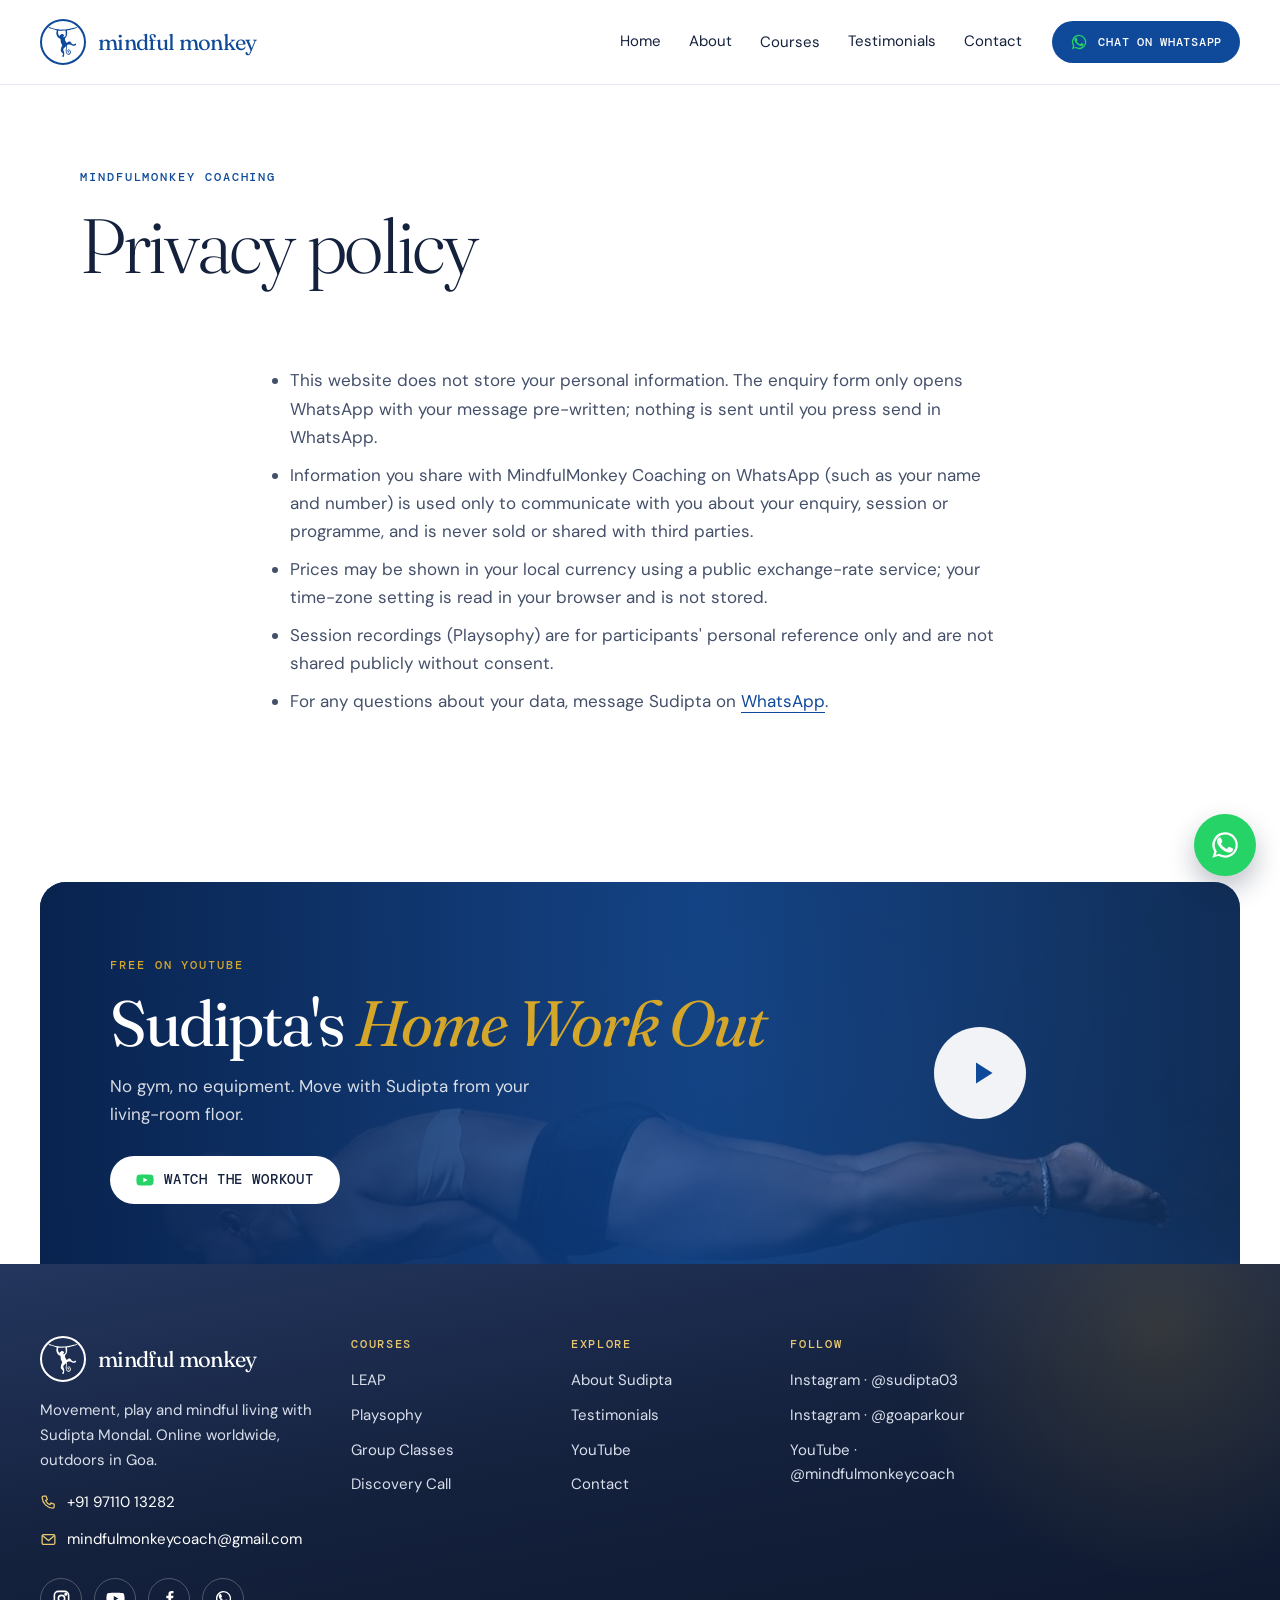
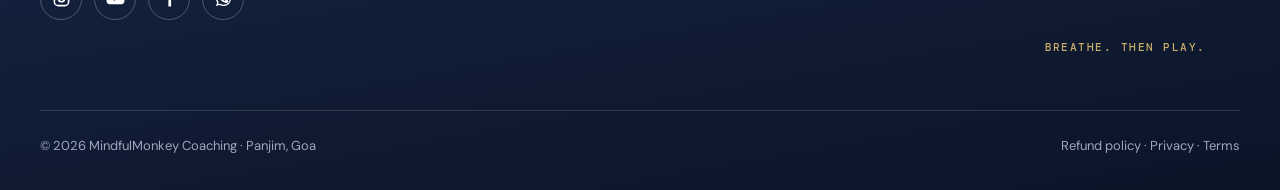
<file: privacy-policy.html>
<!doctype html>
<html lang="en">
<head>
<meta charset="utf-8">
<meta name="viewport" content="width=device-width, initial-scale=1">
<title>Privacy policy · Mindful Monkey</title>
<meta name="description" content="Privacy policy for MindfulMonkey Coaching.">
<meta property="og:title" content="Privacy policy · Mindful Monkey">
<meta property="og:description" content="Privacy policy for MindfulMonkey Coaching.">
<meta property="og:image" content="https://mindfulmonkeycoach.com/images/hero-storm-jump.jpg">
<meta name="theme-color" content="#0F4A9A">
<link rel="icon" href="images/logo-blue.jpg">
<link rel="preconnect" href="https://fonts.googleapis.com"><link rel="preconnect" href="https://fonts.gstatic.com" crossorigin>
<link href="https://fonts.googleapis.com/css2?family=DM+Mono:wght@400;500&family=DM+Sans:opsz,wght@9..40,400;9..40,500;9..40,600&family=Fraunces:ital,opsz,wght@0,9..144,300;0,9..144,400;0,9..144,500;1,9..144,300;1,9..144,400&display=swap" rel="stylesheet">
<link rel="stylesheet" href="css/site.css?v=mwouodaq">
</head>
<body>
<svg width="0" height="0" style="position:absolute" aria-hidden="true"><symbol id="mk" viewBox="0 0 183.0 187.2"><path fill-rule="evenodd" d="M0.4,0.1 0.0,0.5 0.0,1.1 0.6,1.9 1.1,3.5 2.0,4.9 3.0,5.8 4.6,6.6 5.6,6.9 6.5,7.5 9.1,8.1 10.2,8.8 15.0,9.0 16.4,9.4 20.0,9.8 21.6,10.6 23.0,10.9 24.8,11.6 27.0,12.0 28.2,12.8 29.1,12.9 30.5,13.5 32.8,13.9 34.2,15.0 35.8,15.5 37.9,15.8 39.4,16.6 40.9,17.1 41.8,17.8 43.4,18.1 44.4,18.8 49.0,19.4 50.6,20.1 52.1,21.4 52.0,24.2 51.4,26.8 51.0,30.6 50.4,32.4 50.1,35.9 50.1,43.1 50.4,45.6 51.5,47.9 52.2,51.2 53.4,53.5 54.0,54.1 54.5,55.4 55.2,56.4 55.5,57.5 56.1,58.5 56.2,59.4 57.0,60.5 57.4,61.8 58.0,62.8 59.8,64.2 60.2,64.9 60.4,65.5 63.1,67.6 64.0,67.8 64.6,68.1 66.2,69.9 67.9,70.6 69.1,70.9 70.1,71.6 71.5,72.1 73.6,73.9 75.9,76.4 76.9,80.5 76.9,86.5 77.1,87.4 77.2,92.5 77.8,93.9 78.2,96.6 78.9,97.5 79.4,99.8 80.0,100.2 80.4,101.5 81.1,102.2 81.4,103.6 82.0,104.8 82.1,105.6 83.0,106.6 83.4,107.6 84.0,108.1 84.2,109.5 86.1,112.5 86.5,114.1 86.5,115.0 85.9,116.0 85.9,116.5 85.4,117.2 85.1,118.4 84.5,119.0 84.0,120.5 83.4,121.0 82.9,122.6 82.1,123.9 81.9,126.2 81.2,127.5 80.9,129.1 80.4,129.9 80.1,132.4 79.2,134.2 78.9,137.0 78.2,138.1 78.1,141.6 77.5,144.0 77.5,147.4 78.1,150.8 79.1,152.8 81.2,154.9 82.6,157.5 84.0,158.9 86.8,160.9 87.4,161.8 89.2,163.4 91.0,165.9 91.2,167.1 91.0,171.6 90.2,172.9 90.1,174.1 89.4,175.2 89.0,176.6 88.5,177.2 88.2,178.8 87.4,181.2 87.4,183.8 88.2,185.6 89.6,186.8 90.5,187.1 91.8,187.2 94.0,186.6 96.2,184.6 97.2,182.6 97.8,179.8 97.9,176.4 99.0,172.9 99.1,160.1 98.4,158.9 98.1,155.9 97.4,154.6 97.1,153.4 96.2,152.1 95.2,149.2 95.1,148.1 94.4,147.1 94.2,145.9 93.5,144.6 93.5,144.0 93.0,142.6 93.4,138.9 94.0,138.0 94.2,137.0 95.4,134.9 100.8,129.5 101.8,128.1 104.1,126.2 106.5,123.2 108.8,121.8 109.2,121.8 109.6,122.1 109.8,123.0 110.2,123.9 110.2,125.1 111.0,126.5 111.0,127.5 110.5,129.8 110.0,136.8 109.2,138.0 109.0,142.5 108.5,143.9 108.6,149.6 109.2,153.0 109.5,156.8 110.2,159.2 111.2,160.4 111.4,161.2 112.4,163.8 114.0,166.6 115.2,167.8 115.9,168.0 117.5,169.6 120.2,171.6 122.4,172.1 123.4,172.8 128.2,173.2 132.5,171.9 134.0,171.0 137.0,167.5 139.1,164.1 140.1,161.5 140.5,156.0 140.1,153.2 139.2,151.5 139.0,150.1 138.4,149.1 138.0,147.9 137.4,146.9 135.1,144.9 134.1,143.0 133.1,142.0 131.5,141.5 131.1,141.0 130.1,140.8 129.0,139.9 126.6,140.1 123.5,141.1 120.4,144.9 120.2,146.5 119.6,148.0 119.5,150.2 120.1,153.5 121.2,155.5 122.4,156.8 125.5,158.9 128.0,158.8 129.9,157.6 130.6,155.5 130.6,154.2 129.9,153.0 129.0,152.6 127.8,152.5 125.6,151.6 124.1,150.4 123.5,149.4 123.2,148.1 123.6,146.4 125.5,144.9 126.5,144.4 127.9,144.2 129.1,144.8 131.4,146.2 132.9,148.1 133.8,149.9 133.9,150.6 134.4,151.6 135.1,152.4 135.9,154.1 135.9,155.5 135.0,159.8 134.2,161.1 133.9,162.5 132.4,164.4 131.0,165.6 127.1,167.5 125.1,167.8 123.6,167.6 118.6,164.8 117.4,163.5 114.2,157.8 114.0,143.4 114.4,136.0 115.0,134.6 115.0,129.5 115.5,124.5 115.5,120.6 115.0,115.1 116.0,113.9 116.4,112.6 117.5,111.6 121.1,110.9 122.4,110.0 124.5,109.6 125.9,109.0 128.4,108.8 133.0,109.0 135.4,109.8 136.9,109.9 138.4,110.8 139.9,111.0 141.2,111.8 142.2,111.9 143.4,112.5 144.5,112.8 145.4,113.8 146.4,114.0 147.5,114.8 150.0,115.1 152.9,116.6 154.8,116.9 156.2,117.5 161.1,117.6 162.2,117.0 164.0,116.9 165.0,116.5 165.8,115.9 166.9,115.8 167.5,115.1 169.1,114.6 169.5,114.1 171.5,112.8 173.1,110.6 173.1,106.2 172.4,105.1 171.5,104.6 171.1,104.1 168.4,103.9 167.0,104.6 165.2,105.0 164.9,105.5 163.5,106.0 163.0,106.5 161.9,107.0 161.1,107.8 160.4,107.9 159.5,108.4 157.2,108.8 154.1,108.6 152.9,107.8 151.8,107.5 151.1,106.8 150.1,106.5 148.2,104.9 147.4,104.8 146.1,103.8 145.5,102.5 145.1,100.9 142.5,97.9 142.1,96.9 140.8,95.4 139.5,94.6 136.9,91.6 135.8,90.9 133.4,90.8 132.4,90.4 131.6,90.4 131.1,90.6 127.2,91.1 125.0,91.9 123.2,92.9 122.5,93.8 121.8,94.0 121.1,94.8 120.4,95.0 117.6,97.5 115.6,98.5 114.4,98.5 113.9,98.2 112.6,97.0 112.4,96.0 111.5,95.5 110.5,94.5 110.1,92.8 108.5,90.8 108.1,89.6 107.4,88.9 105.5,85.1 105.2,83.1 104.5,81.8 104.1,79.4 103.5,78.1 103.4,75.4 103.5,74.0 104.1,72.8 104.5,70.9 105.5,69.4 106.2,68.8 106.5,67.9 108.0,66.0 108.2,64.8 111.0,62.5 112.1,60.1 112.9,59.5 114.0,57.5 114.4,55.4 115.1,54.2 115.4,52.9 116.1,51.6 116.4,48.9 117.0,47.6 117.2,46.4 117.4,30.8 116.2,26.9 116.4,22.1 117.1,21.2 118.2,20.9 121.1,20.6 122.8,20.0 125.2,19.5 128.2,19.5 130.5,18.8 132.8,18.5 134.0,18.0 136.9,17.8 138.2,16.9 139.9,16.6 141.5,15.9 144.8,15.5 146.2,14.8 148.2,14.5 149.4,14.0 151.6,13.6 152.8,13.0 154.9,12.5 156.4,11.8 161.6,10.8 163.1,9.9 165.0,9.8 166.2,9.0 167.9,8.8 168.9,8.0 170.9,7.6 171.6,7.1 173.5,6.8 174.6,6.1 176.5,5.9 179.4,3.8 181.6,3.5 182.8,2.5 183.0,1.9 182.9,1.2 181.5,0.6 179.5,0.5 178.2,0.6 176.0,1.6 171.2,1.9 170.1,2.5 167.2,2.9 165.9,3.6 163.2,3.9 161.4,4.8 158.1,5.0 154.5,5.9 152.1,6.9 145.5,7.9 143.5,8.6 140.8,8.9 138.9,9.6 136.2,10.0 134.2,10.9 131.4,11.1 130.5,11.6 128.2,12.1 126.5,12.1 124.8,12.6 120.0,13.1 118.2,13.6 111.0,14.0 107.4,14.9 98.9,15.6 92.1,15.6 83.4,16.0 80.0,16.4 71.9,15.6 69.9,15.2 66.5,15.1 65.0,14.6 62.8,14.5 61.2,14.0 54.2,13.6 49.9,13.0 45.6,12.8 43.5,11.9 40.4,11.4 38.9,10.6 37.2,10.5 36.1,9.9 34.1,9.8 30.5,8.9 28.9,7.9 24.9,6.8 23.5,5.9 22.1,5.6 20.9,4.9 18.5,4.5 17.6,4.0 15.4,3.5 12.0,2.1 8.8,1.6 7.6,1.0 5.4,0.8 3.4,0.0ZM106.9,22.5 107.2,23.0 107.5,24.5 107.4,27.8 108.1,30.6 108.2,46.8 107.1,55.5 106.2,57.1 102.1,60.6 101.4,60.9 100.6,61.9 99.5,62.5 98.6,62.6 96.9,63.4 94.6,63.2 94.0,62.8 93.9,61.4 94.1,61.0 94.1,59.1 94.4,58.4 95.1,57.1 95.9,56.6 96.2,55.9 97.1,55.1 98.1,53.5 98.2,50.9 98.0,49.1 97.0,47.9 92.5,46.8 91.1,45.9 90.1,45.6 89.6,45.0 88.6,44.5 88.0,43.9 86.8,43.8 85.9,43.4 82.5,43.0 81.4,43.6 80.1,44.9 79.0,46.6 78.2,47.2 76.4,49.6 75.0,50.5 72.5,50.9 71.4,51.5 70.5,53.2 70.4,54.6 70.9,55.1 71.1,56.2 72.0,57.6 73.5,58.6 73.8,59.2 74.4,59.8 74.2,60.0 73.8,60.0 72.4,59.4 71.6,58.6 71.0,58.4 66.2,53.6 65.4,52.2 65.0,51.0 64.4,50.2 64.1,48.8 63.1,47.2 62.6,47.0 62.0,46.1 61.8,43.0 61.2,41.2 61.1,36.9 60.6,33.1 60.6,31.8 60.9,31.2 60.6,26.6 61.4,24.1 62.2,23.0 62.9,22.8 72.2,23.0 86.9,23.0 97.0,22.6 98.4,22.0 100.2,22.4 106.0,22.1Z"/></symbol></svg><header class="site-header"><div class="wrap">
<a class="brand" href="index.html" aria-label="Mindful Monkey home"><span class="badge"><svg viewBox="0 0 183 187.2" aria-hidden="true"><use href="#mk"/></svg></span> mindful monkey</a>
<nav class="links" aria-label="Main">
<a href="index.html">Home</a><a href="about.html">About</a>
<span class="has-sub"><a href="courses.html">Courses</a><span class="sub">
<a href="online-coaching/leap.html">LEAP · 1-on-1</a><a href="online-coaching/playsophy.html">Playsophy · women only</a><a href="group-classes.html">Group Classes · Goa</a><a href="discovery.html">Discovery Call</a><a href="courses.html#upcoming">Bootcamps, retreats &amp; workshops</a><a href="online-coaching/compare.html">Compare LEAP and Playsophy</a></span></span>
<a href="testimonials.html">Testimonials</a><a href="contact.html">Contact</a>
</nav>
<a class="btn btn-blue hdr-cta" href="https://wa.me/919711013282?text=Hi%20Sudipta%2C%20I%20would%20like%20to%20know%20more%20about%20your%20coaching" target="_blank" rel="noopener"><svg viewBox="0 0 24 24" fill="currentColor" aria-hidden="true"><path d="M17.47 14.38c-.3-.15-1.76-.87-2.04-.97-.27-.1-.47-.15-.67.15-.2.3-.77.97-.94 1.17-.17.2-.35.22-.65.07-.3-.15-1.25-.46-2.38-1.47-.88-.78-1.47-1.75-1.65-2.05-.17-.3-.02-.46.13-.61.13-.13.3-.35.45-.52.15-.17.2-.3.3-.5.1-.2.05-.37-.02-.52-.07-.15-.67-1.62-.92-2.22-.24-.58-.49-.5-.67-.51h-.57c-.2 0-.52.07-.79.37-.27.3-1.04 1.02-1.04 2.48s1.07 2.87 1.22 3.07c.15.2 2.1 3.2 5.08 4.49.71.31 1.26.49 1.69.63.71.23 1.36.2 1.87.12.57-.08 1.76-.72 2.01-1.42.25-.7.25-1.3.17-1.42-.07-.13-.27-.2-.57-.35zM12.04 2.5a9.5 9.5 0 0 0-8.1 14.5L2.5 21.5l4.63-1.4a9.5 9.5 0 1 0 4.9-17.6zm0 17.3a7.78 7.78 0 0 1-3.97-1.08l-.28-.17-2.75.84.82-2.68-.18-.28a7.83 7.83 0 1 1 6.36 3.37z"/></svg> Chat on WhatsApp</a>
<button class="menu-btn" aria-label="Open menu" aria-expanded="false"><span></span><span></span><span></span></button>
</div></header>
<a class="wa-float" href="https://wa.me/919711013282?text=Hi%20Sudipta%2C%20I%20would%20like%20to%20know%20more%20about%20your%20coaching" target="_blank" rel="noopener" aria-label="Chat with Sudipta on WhatsApp"><svg viewBox="0 0 24 24" fill="currentColor" aria-hidden="true"><path d="M17.47 14.38c-.3-.15-1.76-.87-2.04-.97-.27-.1-.47-.15-.67.15-.2.3-.77.97-.94 1.17-.17.2-.35.22-.65.07-.3-.15-1.25-.46-2.38-1.47-.88-.78-1.47-1.75-1.65-2.05-.17-.3-.02-.46.13-.61.13-.13.3-.35.45-.52.15-.17.2-.3.3-.5.1-.2.05-.37-.02-.52-.07-.15-.67-1.62-.92-2.22-.24-.58-.49-.5-.67-.51h-.57c-.2 0-.52.07-.79.37-.27.3-1.04 1.02-1.04 2.48s1.07 2.87 1.22 3.07c.15.2 2.1 3.2 5.08 4.49.71.31 1.26.49 1.69.63.71.23 1.36.2 1.87.12.57-.08 1.76-.72 2.01-1.42.25-.7.25-1.3.17-1.42-.07-.13-.27-.2-.57-.35zM12.04 2.5a9.5 9.5 0 0 0-8.1 14.5L2.5 21.5l4.63-1.4a9.5 9.5 0 1 0 4.9-17.6zm0 17.3a7.78 7.78 0 0 1-3.97-1.08l-.28-.17-2.75.84.82-2.68-.18-.28a7.83 7.83 0 1 1 6.36 3.37z"/></svg></a>
<main>

<section class="phero" style="padding-bottom:40px"><div class="wrap"><p class="eyebrow">MindfulMonkey Coaching</p><h1 style="font-size:clamp(44px,6vw,80px)">Privacy policy</h1></div></section>
<section style="padding-bottom:110px"><div class="wrap legal"><ul>
<li>This website does not store your personal information. The enquiry form only opens WhatsApp with your message pre-written; nothing is sent until you press send in WhatsApp.</li>
<li>Information you share with MindfulMonkey Coaching on WhatsApp (such as your name and number) is used only to communicate with you about your enquiry, session or programme, and is never sold or shared with third parties.</li>
<li>Prices may be shown in your local currency using a public exchange-rate service; your time-zone setting is read in your browser and is not stored.</li>
<li>Session recordings (Playsophy) are for participants' personal reference only and are not shared publicly without consent.</li>
<li>For any questions about your data, message Sudipta on <a href="https://wa.me/919711013282?text=Hi%20Sudipta%2C%20I%20have%20a%20question%20about%20my%20data" target="_blank" rel="noopener">WhatsApp</a>.</li></ul></div></section><section class="workout"><div class="wrap" style="max-width:1360px">
<a class="banner" href="https://www.youtube.com/watch?v=d_9e7xTF6Dw" target="_blank" rel="noopener" data-yt="d_9e7xTF6Dw"><img loading="lazy" decoding="async" src="images/about-plank.jpg" alt="Sudipta holding a plank on paralettes"><div class="inner">
<p class="eyebrow" style="margin-bottom:16px">Free on YouTube</p>
<h2>Sudipta's <em>Home Work Out</em></h2>
<p>No gym, no equipment. Move with Sudipta from your living-room floor.</p>
<span class="btn btn-white"><svg viewBox="0 0 24 24" fill="currentColor" aria-hidden="true"><path d="M23 7.2a3 3 0 0 0-2.1-2.1C19 4.6 12 4.6 12 4.6s-7 0-8.9.5A3 3 0 0 0 1 7.2 31 31 0 0 0 .5 12 31 31 0 0 0 1 16.8a3 3 0 0 0 2.1 2.1c1.9.5 8.9.5 8.9.5s7 0 8.9-.5a3 3 0 0 0 2.1-2.1 31 31 0 0 0 .5-4.8 31 31 0 0 0-.5-4.8ZM9.8 15.1V8.9L15.6 12l-5.8 3.1Z"/></svg> Watch the workout</span></div><span class="play"><svg viewBox="0 0 24 24" fill="currentColor" aria-hidden="true"><path d="M8 5v14l11-7z"/></svg></span></a>
</div></section>
</main>
<footer class="site-footer"><div class="wrap" style="max-width:1360px"><div class="fcols">
<div><a class="brand" href="index.html"><span class="badge"><svg viewBox="0 0 183 187.2" aria-hidden="true"><use href="#mk"/></svg></span> mindful monkey</a><p style="font-size:15px;max-width:300px">Movement, play and mindful living with Sudipta Mondal. Online worldwide, outdoors in Goa.</p>
<ul class="fcontact"><li><a href="tel:+919711013282"><svg viewBox="0 0 24 24" fill="none" stroke="currentColor" stroke-width="1.8" aria-hidden="true"><path d="M5 3h3.5l1.8 4.6-2.3 1.5a11 11 0 0 0 6 6l1.5-2.3L20 14.5V18a2 2 0 0 1-2 2A16 16 0 0 1 3 5a2 2 0 0 1 2-2Z"/></svg>+91 97110 13282</a></li>
<li><a href="mailto:mindfulmonkeycoach@gmail.com"><svg viewBox="0 0 24 24" fill="none" stroke="currentColor" stroke-width="1.8" aria-hidden="true"><rect x="3" y="5" width="18" height="14" rx="2"/><path d="m3.5 6.5 8.5 7 8.5-7"/></svg>mindfulmonkeycoach@gmail.com</a></li></ul>
<div class="soc"><a href="https://www.instagram.com/sudipta03/" target="_blank" rel="noopener" aria-label="Instagram"><svg viewBox="0 0 24 24" fill="none" stroke="currentColor" stroke-width="2" aria-hidden="true"><rect x="3" y="3" width="18" height="18" rx="5"/><circle cx="12" cy="12" r="4"/><circle cx="17.5" cy="6.5" r="1" fill="currentColor"/></svg></a><a href="https://www.youtube.com/@mindfulmonkeycoach" target="_blank" rel="noopener" aria-label="YouTube"><svg viewBox="0 0 24 24" fill="currentColor" aria-hidden="true"><path d="M23 7.2a3 3 0 0 0-2.1-2.1C19 4.6 12 4.6 12 4.6s-7 0-8.9.5A3 3 0 0 0 1 7.2 31 31 0 0 0 .5 12 31 31 0 0 0 1 16.8a3 3 0 0 0 2.1 2.1c1.9.5 8.9.5 8.9.5s7 0 8.9-.5a3 3 0 0 0 2.1-2.1 31 31 0 0 0 .5-4.8 31 31 0 0 0-.5-4.8ZM9.8 15.1V8.9L15.6 12l-5.8 3.1Z"/></svg></a><a href="https://www.facebook.com/sudiptababycool/" target="_blank" rel="noopener" aria-label="Facebook"><svg viewBox="0 0 24 24" fill="currentColor" aria-hidden="true"><path d="M14 8.5V6.8c0-.8.2-1.3 1.4-1.3H17V2.6c-.3 0-1.3-.1-2.4-.1-2.4 0-4 1.5-4 4.1v1.9H8v3.2h2.6V22H14v-10.3h2.6l.4-3.2H14Z"/></svg></a><a href="https://wa.me/919711013282?text=Hi%20Sudipta" target="_blank" rel="noopener" aria-label="WhatsApp"><svg viewBox="0 0 24 24" fill="currentColor" aria-hidden="true"><path d="M17.47 14.38c-.3-.15-1.76-.87-2.04-.97-.27-.1-.47-.15-.67.15-.2.3-.77.97-.94 1.17-.17.2-.35.22-.65.07-.3-.15-1.25-.46-2.38-1.47-.88-.78-1.47-1.75-1.65-2.05-.17-.3-.02-.46.13-.61.13-.13.3-.35.45-.52.15-.17.2-.3.3-.5.1-.2.05-.37-.02-.52-.07-.15-.67-1.62-.92-2.22-.24-.58-.49-.5-.67-.51h-.57c-.2 0-.52.07-.79.37-.27.3-1.04 1.02-1.04 2.48s1.07 2.87 1.22 3.07c.15.2 2.1 3.2 5.08 4.49.71.31 1.26.49 1.69.63.71.23 1.36.2 1.87.12.57-.08 1.76-.72 2.01-1.42.25-.7.25-1.3.17-1.42-.07-.13-.27-.2-.57-.35zM12.04 2.5a9.5 9.5 0 0 0-8.1 14.5L2.5 21.5l4.63-1.4a9.5 9.5 0 1 0 4.9-17.6zm0 17.3a7.78 7.78 0 0 1-3.97-1.08l-.28-.17-2.75.84.82-2.68-.18-.28a7.83 7.83 0 1 1 6.36 3.37z"/></svg></a></div></div>
<div><h4>Courses</h4><ul><li><a href="online-coaching/leap.html">LEAP</a></li><li><a href="online-coaching/playsophy.html">Playsophy</a></li><li><a href="group-classes.html">Group Classes</a></li><li><a href="discovery.html">Discovery Call</a></li></ul></div>
<div><h4>Explore</h4><ul><li><a href="about.html">About Sudipta</a></li><li><a href="testimonials.html">Testimonials</a></li><li><a href="https://www.youtube.com/@mindfulmonkeycoach" target="_blank" rel="noopener">YouTube</a></li><li><a href="contact.html">Contact</a></li></ul></div>
<div><h4>Follow</h4><ul><li><a href="https://www.instagram.com/sudipta03/" target="_blank" rel="noopener">Instagram · @sudipta03</a></li><li><a href="https://www.instagram.com/goaparkour/" target="_blank" rel="noopener">Instagram · @goaparkour</a></li><li><a href="https://www.youtube.com/@mindfulmonkeycoach" target="_blank" rel="noopener">YouTube · @mindfulmonkeycoach</a></li></ul></div>
<div class="mk-foot"><svg viewBox="-39.7 -72.4 79.4 118.6" aria-hidden="true"><path d="M6.0 2.0L2.0 3.5" stroke="#D4A62A" stroke-width="6.0" stroke-linecap="round" fill="none"/><path d="M2.0 3.5L-2.0 5.1" stroke="#D4A62A" stroke-width="5.9" stroke-linecap="round" fill="none"/><path d="M-2.0 5.1L-6.0 6.8" stroke="#D4A62A" stroke-width="5.9" stroke-linecap="round" fill="none"/><path d="M-6.0 6.8L-9.8 8.7" stroke="#D4A62A" stroke-width="5.8" stroke-linecap="round" fill="none"/><path d="M-9.8 8.7L-13.6 10.8" stroke="#D4A62A" stroke-width="5.8" stroke-linecap="round" fill="none"/><path d="M-13.6 10.8L-17.1 13.3" stroke="#D4A62A" stroke-width="5.7" stroke-linecap="round" fill="none"/><path d="M-17.1 13.3L-20.3 16.2" stroke="#D4A62A" stroke-width="5.7" stroke-linecap="round" fill="none"/><path d="M-20.3 16.2L-22.9 19.6" stroke="#D4A62A" stroke-width="5.6" stroke-linecap="round" fill="none"/><path d="M-22.9 19.6L-24.8 23.5" stroke="#D4A62A" stroke-width="5.6" stroke-linecap="round" fill="none"/><path d="M-24.8 23.5L-25.5 27.7" stroke="#D4A62A" stroke-width="5.5" stroke-linecap="round" fill="none"/><path d="M-25.5 27.7L-24.8 31.9" stroke="#D4A62A" stroke-width="5.5" stroke-linecap="round" fill="none"/><path d="M-24.8 31.9L-22.4 35.5" stroke="#D4A62A" stroke-width="5.4" stroke-linecap="round" fill="none"/><path d="M-22.4 35.5L-18.6 37.6" stroke="#D4A62A" stroke-width="5.3" stroke-linecap="round" fill="none"/><path d="M-18.6 37.6L-14.3 37.2" stroke="#D4A62A" stroke-width="5.3" stroke-linecap="round" fill="none"/><path d="M-14.3 37.2L-11.2 34.2" stroke="#D4A62A" stroke-width="5.2" stroke-linecap="round" fill="none"/><path d="M-11.2 34.2L-11.2 29.9" stroke="#D4A62A" stroke-width="5.2" stroke-linecap="round" fill="none"/><path d="M-11.2 29.9L-14.5 27.1" stroke="#D4A62A" stroke-width="5.1" stroke-linecap="round" fill="none"/><path d="M-14.5 27.1L-18.5 28.5" stroke="#D4A62A" stroke-width="5.1" stroke-linecap="round" fill="none"/><path d="M-18.5 28.5L-19.0 32.7" stroke="#D4A62A" stroke-width="5.0" stroke-linecap="round" fill="none"/><path d="M-19.0 32.7L-15.1 34.5" stroke="#D4A62A" stroke-width="5.0" stroke-linecap="round" fill="none"/><path d="M-15.1 34.5L-12.8 30.8" stroke="#D4A62A" stroke-width="4.9" stroke-linecap="round" fill="none"/><path d="M-12.8 30.8L-16.4 28.5" stroke="#D4A62A" stroke-width="4.8" stroke-linecap="round" fill="none"/><path d="M-16.4 28.5L-18.2 32.4" stroke="#D4A62A" stroke-width="4.8" stroke-linecap="round" fill="none"/><path d="M-18.2 32.4L-13.9 32.9" stroke="#D4A62A" stroke-width="4.7" stroke-linecap="round" fill="none"/><path d="M6.0 2.0L2.0 3.5" stroke="#101B33" stroke-width="3.0" stroke-linecap="round" fill="none"/><path d="M2.0 3.5L-2.0 5.1" stroke="#101B33" stroke-width="2.9" stroke-linecap="round" fill="none"/><path d="M-2.0 5.1L-6.0 6.8" stroke="#101B33" stroke-width="2.9" stroke-linecap="round" fill="none"/><path d="M-6.0 6.8L-9.8 8.7" stroke="#101B33" stroke-width="2.8" stroke-linecap="round" fill="none"/><path d="M-9.8 8.7L-13.6 10.8" stroke="#101B33" stroke-width="2.8" stroke-linecap="round" fill="none"/><path d="M-13.6 10.8L-17.1 13.3" stroke="#101B33" stroke-width="2.7" stroke-linecap="round" fill="none"/><path d="M-17.1 13.3L-20.3 16.2" stroke="#101B33" stroke-width="2.7" stroke-linecap="round" fill="none"/><path d="M-20.3 16.2L-22.9 19.6" stroke="#101B33" stroke-width="2.6" stroke-linecap="round" fill="none"/><path d="M-22.9 19.6L-24.8 23.5" stroke="#101B33" stroke-width="2.6" stroke-linecap="round" fill="none"/><path d="M-24.8 23.5L-25.5 27.7" stroke="#101B33" stroke-width="2.5" stroke-linecap="round" fill="none"/><path d="M-25.5 27.7L-24.8 31.9" stroke="#101B33" stroke-width="2.5" stroke-linecap="round" fill="none"/><path d="M-24.8 31.9L-22.4 35.5" stroke="#101B33" stroke-width="2.4" stroke-linecap="round" fill="none"/><path d="M-22.4 35.5L-18.6 37.6" stroke="#101B33" stroke-width="2.3" stroke-linecap="round" fill="none"/><path d="M-18.6 37.6L-14.3 37.2" stroke="#101B33" stroke-width="2.3" stroke-linecap="round" fill="none"/><path d="M-14.3 37.2L-11.2 34.2" stroke="#101B33" stroke-width="2.2" stroke-linecap="round" fill="none"/><path d="M-11.2 34.2L-11.2 29.9" stroke="#101B33" stroke-width="2.2" stroke-linecap="round" fill="none"/><path d="M-11.2 29.9L-14.5 27.1" stroke="#101B33" stroke-width="2.1" stroke-linecap="round" fill="none"/><path d="M-14.5 27.1L-18.5 28.5" stroke="#101B33" stroke-width="2.1" stroke-linecap="round" fill="none"/><path d="M-18.5 28.5L-19.0 32.7" stroke="#101B33" stroke-width="2.0" stroke-linecap="round" fill="none"/><path d="M-19.0 32.7L-15.1 34.5" stroke="#101B33" stroke-width="2.0" stroke-linecap="round" fill="none"/><path d="M-15.1 34.5L-12.8 30.8" stroke="#101B33" stroke-width="1.9" stroke-linecap="round" fill="none"/><path d="M-12.8 30.8L-16.4 28.5" stroke="#101B33" stroke-width="1.8" stroke-linecap="round" fill="none"/><path d="M-16.4 28.5L-18.2 32.4" stroke="#101B33" stroke-width="1.8" stroke-linecap="round" fill="none"/><path d="M-18.2 32.4L-13.9 32.9" stroke="#101B33" stroke-width="1.7" stroke-linecap="round" fill="none"/><path d="M6.5 3.0L7.4 0.4L8.2 -2.3L7.8 -4.9L7.3 -7.5L6.8 -10.1L6.4 -12.8L6.8 -15.4L7.8 -18.0L8.8 -20.6L9.8 -23.3L10.7 -25.9L11.1 -28.5L10.9 -31.1L10.6 -33.8L8.6 -36.4L5.5 -39.0L-5.5 -39.0L-8.6 -36.4L-10.6 -33.8L-10.9 -31.1L-11.1 -28.5L-10.7 -25.9L-9.8 -23.3L-8.8 -20.6L-7.8 -18.0L-6.8 -15.4L-6.4 -12.8L-6.8 -10.1L-7.3 -7.5L-7.8 -4.9L-8.2 -2.3L-7.4 0.4L-6.5 3.0Z" fill="#D4A62A" stroke="#D4A62A" stroke-width="3.0" stroke-linejoin="round"/><circle cx="0.0" cy="3.0" r="8.0" fill="#D4A62A"/><circle cx="0.0" cy="-39.0" r="7.0" fill="#D4A62A"/><path d="M6.5 3.0L7.4 0.4L8.2 -2.3L7.8 -4.9L7.3 -7.5L6.8 -10.1L6.4 -12.8L6.8 -15.4L7.8 -18.0L8.8 -20.6L9.8 -23.3L10.7 -25.9L11.1 -28.5L10.9 -31.1L10.6 -33.8L8.6 -36.4L5.5 -39.0L-5.5 -39.0L-8.6 -36.4L-10.6 -33.8L-10.9 -31.1L-11.1 -28.5L-10.7 -25.9L-9.8 -23.3L-8.8 -20.6L-7.8 -18.0L-6.8 -15.4L-6.4 -12.8L-6.8 -10.1L-7.3 -7.5L-7.8 -4.9L-8.2 -2.3L-7.4 0.4L-6.5 3.0Z" fill="#101B33"/><circle cx="0.0" cy="3.0" r="6.5" fill="#101B33"/><circle cx="0.0" cy="-39.0" r="5.5" fill="#101B33"/><path d="M-5.5 -5.2L-10.6 -5.0L-15.0 -4.8L-18.8 -4.5L-22.0 -4.1L-24.6 -3.7L-26.6 -3.2L-28.3 -2.5L-30.4 -0.2L-29.2 3.4L-27.6 4.4L-25.6 4.8L-23.2 5.3L-20.2 5.7L-16.6 6.2L-12.3 6.8L-7.4 7.6L-6.7 3.6L-11.6 2.7L-15.7 1.8L-19.1 0.9L-21.9 -0.0L-23.9 -0.8L-25.1 -1.5L-25.2 -1.4L-24.5 1.2L-25.8 2.8L-25.3 2.9L-23.8 2.8L-21.5 2.8L-18.5 2.8L-14.9 2.9L-10.5 3.0L-5.5 3.2Z" fill="#D4A62A" stroke="#D4A62A" stroke-width="3.0" stroke-linejoin="round"/><circle cx="-5.5" cy="-1.0" r="5.7" fill="#D4A62A"/><circle cx="-7.1" cy="5.6" r="3.5" fill="#D4A62A"/><ellipse cx="-7.6" cy="9.6" rx="8.9" ry="4.7" transform="rotate(278.0 -7.6 9.6)" fill="#D4A62A"/><path d="M-5.5 -5.2L-10.6 -5.0L-15.0 -4.8L-18.8 -4.5L-22.0 -4.1L-24.6 -3.7L-26.6 -3.2L-28.3 -2.5L-30.4 -0.2L-29.2 3.4L-27.6 4.4L-25.6 4.8L-23.2 5.3L-20.2 5.7L-16.6 6.2L-12.3 6.8L-7.4 7.6L-6.7 3.6L-11.6 2.7L-15.7 1.8L-19.1 0.9L-21.9 -0.0L-23.9 -0.8L-25.1 -1.5L-25.2 -1.4L-24.5 1.2L-25.8 2.8L-25.3 2.9L-23.8 2.8L-21.5 2.8L-18.5 2.8L-14.9 2.9L-10.5 3.0L-5.5 3.2Z" fill="#101B33"/><circle cx="-5.5" cy="-1.0" r="4.2" fill="#101B33"/><circle cx="-7.1" cy="5.6" r="2.0" fill="#101B33"/><ellipse cx="-7.6" cy="9.6" rx="7.4" ry="3.2" transform="rotate(278.0 -7.6 9.6)" fill="#101B33"/><path d="M5.5 3.2L10.5 3.0L14.9 2.9L18.5 2.8L21.5 2.8L23.8 2.8L25.3 2.9L25.8 2.8L24.5 1.2L25.2 -1.4L25.1 -1.5L23.9 -0.8L21.9 -0.0L19.1 0.9L15.7 1.8L11.6 2.7L6.7 3.6L7.4 7.6L12.3 6.8L16.6 6.2L20.2 5.7L23.2 5.3L25.6 4.8L27.6 4.4L29.2 3.4L30.4 -0.2L28.3 -2.5L26.6 -3.2L24.6 -3.7L22.0 -4.1L18.8 -4.5L15.0 -4.8L10.6 -5.0L5.5 -5.2Z" fill="#D4A62A" stroke="#D4A62A" stroke-width="3.0" stroke-linejoin="round"/><circle cx="5.5" cy="-1.0" r="5.7" fill="#D4A62A"/><circle cx="7.1" cy="5.6" r="3.5" fill="#D4A62A"/><ellipse cx="7.6" cy="9.6" rx="8.9" ry="4.7" transform="rotate(262.0 7.6 9.6)" fill="#D4A62A"/><path d="M5.5 3.2L10.5 3.0L14.9 2.9L18.5 2.8L21.5 2.8L23.8 2.8L25.3 2.9L25.8 2.8L24.5 1.2L25.2 -1.4L25.1 -1.5L23.9 -0.8L21.9 -0.0L19.1 0.9L15.7 1.8L11.6 2.7L6.7 3.6L7.4 7.6L12.3 6.8L16.6 6.2L20.2 5.7L23.2 5.3L25.6 4.8L27.6 4.4L29.2 3.4L30.4 -0.2L28.3 -2.5L26.6 -3.2L24.6 -3.7L22.0 -4.1L18.8 -4.5L15.0 -4.8L10.6 -5.0L5.5 -5.2Z" fill="#101B33"/><circle cx="5.5" cy="-1.0" r="4.2" fill="#101B33"/><circle cx="7.1" cy="5.6" r="2.0" fill="#101B33"/><ellipse cx="7.6" cy="9.6" rx="7.4" ry="3.2" transform="rotate(262.0 7.6 9.6)" fill="#101B33"/><circle cx="-12.6" cy="-52.5" r="5.9" fill="#D4A62A"/><circle cx="12.6" cy="-52.5" r="5.9" fill="#D4A62A"/><ellipse cx="0.0" cy="-52.5" rx="13.9" ry="13.1" transform="rotate(0.0 0.0 -52.5)" fill="#D4A62A"/><circle cx="-12.6" cy="-52.5" r="4.4" fill="#101B33"/><circle cx="12.6" cy="-52.5" r="4.4" fill="#101B33"/><ellipse cx="0.0" cy="-52.5" rx="12.4" ry="11.6" transform="rotate(0.0 0.0 -52.5)" fill="#101B33"/><circle cx="-4.6" cy="-54.1" r="6.5" fill="#D4A62A"/><circle cx="4.6" cy="-54.1" r="6.5" fill="#D4A62A"/><ellipse cx="0.0" cy="-47.1" rx="8.9" ry="6.7" transform="rotate(0.0 0.0 -47.1)" fill="#D4A62A"/><circle cx="-4.6" cy="-54.1" r="5.0" fill="#101B33"/><circle cx="4.6" cy="-54.1" r="5.0" fill="#101B33"/><ellipse cx="0.0" cy="-47.1" rx="7.4" ry="5.2" transform="rotate(0.0 0.0 -47.1)" fill="#101B33"/><path d="M-13.5 -36.2L-14.2 -32.8L-14.9 -29.6L-15.7 -26.6L-16.4 -23.7L-17.3 -20.9L-18.1 -18.3L-19.0 -15.9L-19.9 -13.6L-21.0 -11.6L-22.2 -9.7L-23.2 -7.8L-24.2 -6.1L-25.2 -4.6L-26.3 -3.2L-27.4 -1.9L-28.5 -0.8L-26.4 1.9L-24.9 0.7L-23.5 -0.6L-22.0 -2.0L-20.7 -3.6L-19.3 -5.4L-18.0 -7.3L-16.9 -9.4L-15.9 -11.7L-14.8 -14.1L-13.6 -16.6L-12.5 -19.3L-11.4 -22.1L-10.4 -25.0L-9.4 -28.1L-8.4 -31.4L-7.5 -34.8Z" fill="#D4A62A" stroke="#D4A62A" stroke-width="3.0" stroke-linejoin="round"/><circle cx="-10.5" cy="-35.5" r="4.6" fill="#D4A62A"/><circle cx="-27.4" cy="0.5" r="3.2" fill="#D4A62A"/><ellipse cx="-28.3" cy="1.8" rx="4.4" ry="5.4" transform="rotate(-144.2 -28.3 1.8)" fill="#D4A62A"/><path d="M-13.5 -36.2L-14.2 -32.8L-14.9 -29.6L-15.7 -26.6L-16.4 -23.7L-17.3 -20.9L-18.1 -18.3L-19.0 -15.9L-19.9 -13.6L-21.0 -11.6L-22.2 -9.7L-23.2 -7.8L-24.2 -6.1L-25.2 -4.6L-26.3 -3.2L-27.4 -1.9L-28.5 -0.8L-26.4 1.9L-24.9 0.7L-23.5 -0.6L-22.0 -2.0L-20.7 -3.6L-19.3 -5.4L-18.0 -7.3L-16.9 -9.4L-15.9 -11.7L-14.8 -14.1L-13.6 -16.6L-12.5 -19.3L-11.4 -22.1L-10.4 -25.0L-9.4 -28.1L-8.4 -31.4L-7.5 -34.8Z" fill="#101B33"/><circle cx="-10.5" cy="-35.5" r="3.1" fill="#101B33"/><circle cx="-27.4" cy="0.5" r="1.7" fill="#101B33"/><ellipse cx="-28.3" cy="1.8" rx="2.9" ry="3.9" transform="rotate(-144.2 -28.3 1.8)" fill="#101B33"/><path d="M7.5 -34.8L8.4 -31.4L9.4 -28.1L10.4 -25.0L11.4 -22.1L12.5 -19.3L13.6 -16.6L14.8 -14.1L15.9 -11.7L16.9 -9.4L18.0 -7.3L19.3 -5.4L20.7 -3.6L22.0 -2.0L23.5 -0.6L24.9 0.7L26.4 1.9L28.5 -0.8L27.4 -1.9L26.3 -3.2L25.2 -4.6L24.2 -6.1L23.2 -7.8L22.2 -9.7L21.0 -11.6L19.9 -13.6L19.0 -15.9L18.1 -18.3L17.3 -20.9L16.4 -23.7L15.7 -26.6L14.9 -29.6L14.2 -32.8L13.5 -36.2Z" fill="#D4A62A" stroke="#D4A62A" stroke-width="3.0" stroke-linejoin="round"/><circle cx="10.5" cy="-35.5" r="4.6" fill="#D4A62A"/><circle cx="27.4" cy="0.5" r="3.2" fill="#D4A62A"/><ellipse cx="28.3" cy="1.8" rx="4.4" ry="5.4" transform="rotate(144.2 28.3 1.8)" fill="#D4A62A"/><path d="M7.5 -34.8L8.4 -31.4L9.4 -28.1L10.4 -25.0L11.4 -22.1L12.5 -19.3L13.6 -16.6L14.8 -14.1L15.9 -11.7L16.9 -9.4L18.0 -7.3L19.3 -5.4L20.7 -3.6L22.0 -2.0L23.5 -0.6L24.9 0.7L26.4 1.9L28.5 -0.8L27.4 -1.9L26.3 -3.2L25.2 -4.6L24.2 -6.1L23.2 -7.8L22.2 -9.7L21.0 -11.6L19.9 -13.6L19.0 -15.9L18.1 -18.3L17.3 -20.9L16.4 -23.7L15.7 -26.6L14.9 -29.6L14.2 -32.8L13.5 -36.2Z" fill="#101B33"/><circle cx="10.5" cy="-35.5" r="3.1" fill="#101B33"/><circle cx="27.4" cy="0.5" r="1.7" fill="#101B33"/><ellipse cx="28.3" cy="1.8" rx="2.9" ry="3.9" transform="rotate(144.2 28.3 1.8)" fill="#101B33"/><circle cx="-12.6" cy="-52.5" r="1.8" fill="none" stroke="#D4A62A" stroke-width="0.9"/><circle cx="12.6" cy="-52.5" r="1.8" fill="none" stroke="#D4A62A" stroke-width="0.9"/><path d="M-6.3 -54.3q1.8 1.3 3.6 0" stroke="#D4A62A" stroke-width="1.1" fill="none" stroke-linecap="round" transform="rotate(0.0 -4.5 -54.3)"/><path d="M2.7 -54.3q1.8 1.3 3.6 0" stroke="#D4A62A" stroke-width="1.1" fill="none" stroke-linecap="round" transform="rotate(0.0 4.5 -54.3)"/><circle cx="-1.3" cy="-48.7" r="0.6" fill="#D4A62A"/><circle cx="1.3" cy="-48.7" r="0.6" fill="#D4A62A"/><path d="M-2.0 -45.3q2.0 0.6 4.0 0" stroke="#D4A62A" stroke-width="1.1" fill="none" stroke-linecap="round" transform="rotate(0.0 0.0 -45.3)"/></svg><small>Breathe. Then play.</small></div>
</div><div class="base"><span>© 2026 MindfulMonkey Coaching · Panjim, Goa</span><span><a href="refund-policy.html">Refund policy</a> · <a href="privacy-policy.html">Privacy</a> · <a href="terms.html">Terms</a></span></div></div></footer>
<script src="js/site.js?v=mwouodaq"></script>
<script src="js/rig.js?v=mwouodaq"></script>
<script src="js/monkeys.js?v=mwouodaq"></script>
</body>
</html>
</file>
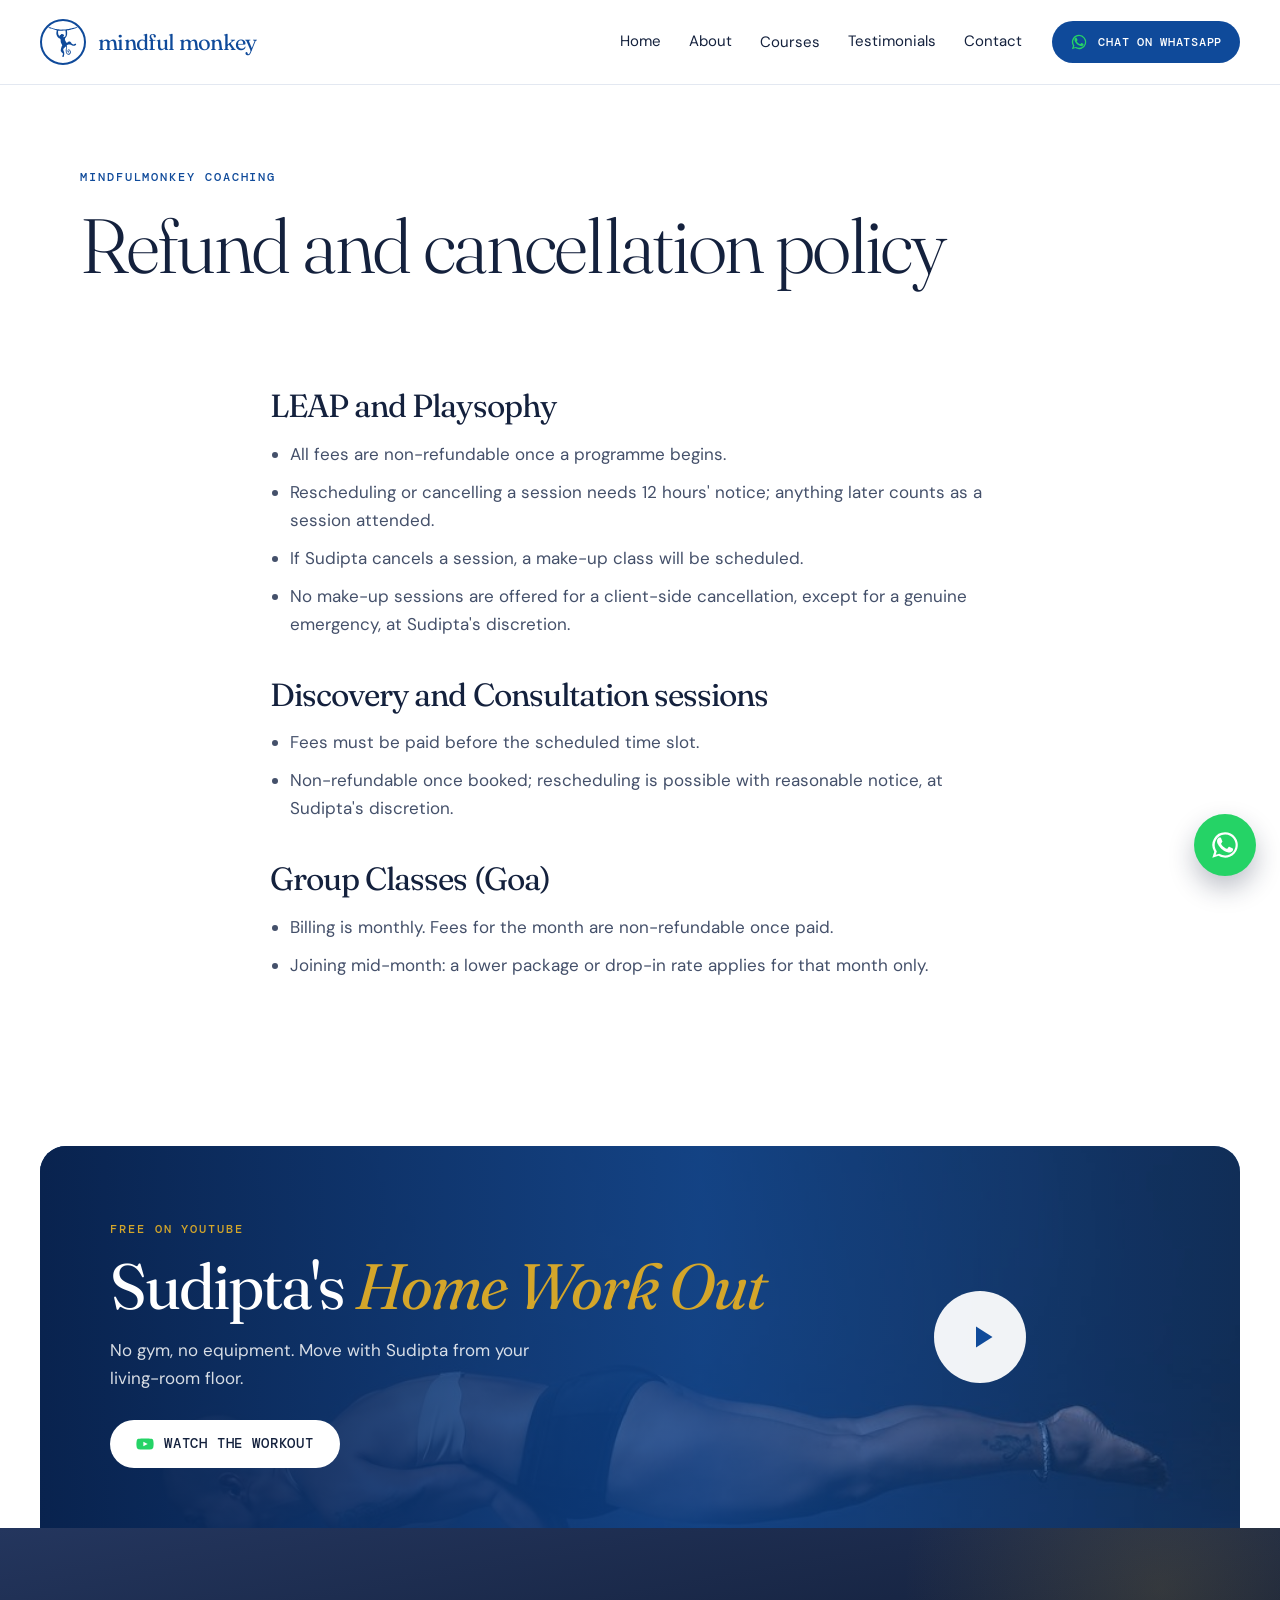
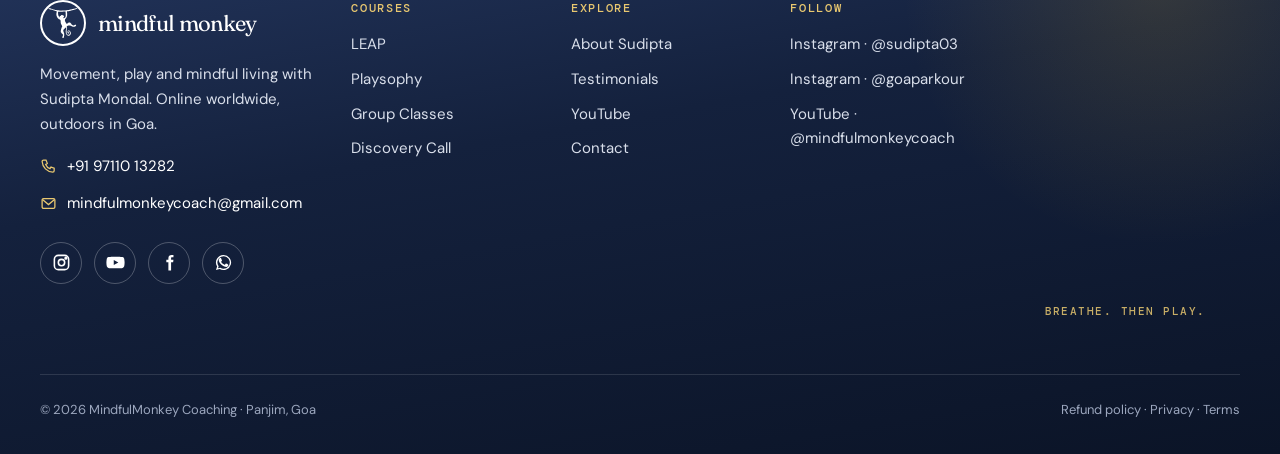
<file: refund-policy.html>
<!doctype html>
<html lang="en">
<head>
<meta charset="utf-8">
<meta name="viewport" content="width=device-width, initial-scale=1">
<title>Refund and cancellation policy · Mindful Monkey</title>
<meta name="description" content="Refund and cancellation policy for MindfulMonkey Coaching.">
<meta property="og:title" content="Refund and cancellation policy · Mindful Monkey">
<meta property="og:description" content="Refund and cancellation policy for MindfulMonkey Coaching.">
<meta property="og:image" content="https://mindfulmonkeycoach.com/images/hero-storm-jump.jpg">
<meta name="theme-color" content="#0F4A9A">
<link rel="icon" href="images/logo-blue.jpg">
<link rel="preconnect" href="https://fonts.googleapis.com"><link rel="preconnect" href="https://fonts.gstatic.com" crossorigin>
<link href="https://fonts.googleapis.com/css2?family=DM+Mono:wght@400;500&family=DM+Sans:opsz,wght@9..40,400;9..40,500;9..40,600&family=Fraunces:ital,opsz,wght@0,9..144,300;0,9..144,400;0,9..144,500;1,9..144,300;1,9..144,400&display=swap" rel="stylesheet">
<link rel="stylesheet" href="css/site.css?v=mwouodaq">
</head>
<body>
<svg width="0" height="0" style="position:absolute" aria-hidden="true"><symbol id="mk" viewBox="0 0 183.0 187.2"><path fill-rule="evenodd" d="M0.4,0.1 0.0,0.5 0.0,1.1 0.6,1.9 1.1,3.5 2.0,4.9 3.0,5.8 4.6,6.6 5.6,6.9 6.5,7.5 9.1,8.1 10.2,8.8 15.0,9.0 16.4,9.4 20.0,9.8 21.6,10.6 23.0,10.9 24.8,11.6 27.0,12.0 28.2,12.8 29.1,12.9 30.5,13.5 32.8,13.9 34.2,15.0 35.8,15.5 37.9,15.8 39.4,16.6 40.9,17.1 41.8,17.8 43.4,18.1 44.4,18.8 49.0,19.4 50.6,20.1 52.1,21.4 52.0,24.2 51.4,26.8 51.0,30.6 50.4,32.4 50.1,35.9 50.1,43.1 50.4,45.6 51.5,47.9 52.2,51.2 53.4,53.5 54.0,54.1 54.5,55.4 55.2,56.4 55.5,57.5 56.1,58.5 56.2,59.4 57.0,60.5 57.4,61.8 58.0,62.8 59.8,64.2 60.2,64.9 60.4,65.5 63.1,67.6 64.0,67.8 64.6,68.1 66.2,69.9 67.9,70.6 69.1,70.9 70.1,71.6 71.5,72.1 73.6,73.9 75.9,76.4 76.9,80.5 76.9,86.5 77.1,87.4 77.2,92.5 77.8,93.9 78.2,96.6 78.9,97.5 79.4,99.8 80.0,100.2 80.4,101.5 81.1,102.2 81.4,103.6 82.0,104.8 82.1,105.6 83.0,106.6 83.4,107.6 84.0,108.1 84.2,109.5 86.1,112.5 86.5,114.1 86.5,115.0 85.9,116.0 85.9,116.5 85.4,117.2 85.1,118.4 84.5,119.0 84.0,120.5 83.4,121.0 82.9,122.6 82.1,123.9 81.9,126.2 81.2,127.5 80.9,129.1 80.4,129.9 80.1,132.4 79.2,134.2 78.9,137.0 78.2,138.1 78.1,141.6 77.5,144.0 77.5,147.4 78.1,150.8 79.1,152.8 81.2,154.9 82.6,157.5 84.0,158.9 86.8,160.9 87.4,161.8 89.2,163.4 91.0,165.9 91.2,167.1 91.0,171.6 90.2,172.9 90.1,174.1 89.4,175.2 89.0,176.6 88.5,177.2 88.2,178.8 87.4,181.2 87.4,183.8 88.2,185.6 89.6,186.8 90.5,187.1 91.8,187.2 94.0,186.6 96.2,184.6 97.2,182.6 97.8,179.8 97.9,176.4 99.0,172.9 99.1,160.1 98.4,158.9 98.1,155.9 97.4,154.6 97.1,153.4 96.2,152.1 95.2,149.2 95.1,148.1 94.4,147.1 94.2,145.9 93.5,144.6 93.5,144.0 93.0,142.6 93.4,138.9 94.0,138.0 94.2,137.0 95.4,134.9 100.8,129.5 101.8,128.1 104.1,126.2 106.5,123.2 108.8,121.8 109.2,121.8 109.6,122.1 109.8,123.0 110.2,123.9 110.2,125.1 111.0,126.5 111.0,127.5 110.5,129.8 110.0,136.8 109.2,138.0 109.0,142.5 108.5,143.9 108.6,149.6 109.2,153.0 109.5,156.8 110.2,159.2 111.2,160.4 111.4,161.2 112.4,163.8 114.0,166.6 115.2,167.8 115.9,168.0 117.5,169.6 120.2,171.6 122.4,172.1 123.4,172.8 128.2,173.2 132.5,171.9 134.0,171.0 137.0,167.5 139.1,164.1 140.1,161.5 140.5,156.0 140.1,153.2 139.2,151.5 139.0,150.1 138.4,149.1 138.0,147.9 137.4,146.9 135.1,144.9 134.1,143.0 133.1,142.0 131.5,141.5 131.1,141.0 130.1,140.8 129.0,139.9 126.6,140.1 123.5,141.1 120.4,144.9 120.2,146.5 119.6,148.0 119.5,150.2 120.1,153.5 121.2,155.5 122.4,156.8 125.5,158.9 128.0,158.8 129.9,157.6 130.6,155.5 130.6,154.2 129.9,153.0 129.0,152.6 127.8,152.5 125.6,151.6 124.1,150.4 123.5,149.4 123.2,148.1 123.6,146.4 125.5,144.9 126.5,144.4 127.9,144.2 129.1,144.8 131.4,146.2 132.9,148.1 133.8,149.9 133.9,150.6 134.4,151.6 135.1,152.4 135.9,154.1 135.9,155.5 135.0,159.8 134.2,161.1 133.9,162.5 132.4,164.4 131.0,165.6 127.1,167.5 125.1,167.8 123.6,167.6 118.6,164.8 117.4,163.5 114.2,157.8 114.0,143.4 114.4,136.0 115.0,134.6 115.0,129.5 115.5,124.5 115.5,120.6 115.0,115.1 116.0,113.9 116.4,112.6 117.5,111.6 121.1,110.9 122.4,110.0 124.5,109.6 125.9,109.0 128.4,108.8 133.0,109.0 135.4,109.8 136.9,109.9 138.4,110.8 139.9,111.0 141.2,111.8 142.2,111.9 143.4,112.5 144.5,112.8 145.4,113.8 146.4,114.0 147.5,114.8 150.0,115.1 152.9,116.6 154.8,116.9 156.2,117.5 161.1,117.6 162.2,117.0 164.0,116.9 165.0,116.5 165.8,115.9 166.9,115.8 167.5,115.1 169.1,114.6 169.5,114.1 171.5,112.8 173.1,110.6 173.1,106.2 172.4,105.1 171.5,104.6 171.1,104.1 168.4,103.9 167.0,104.6 165.2,105.0 164.9,105.5 163.5,106.0 163.0,106.5 161.9,107.0 161.1,107.8 160.4,107.9 159.5,108.4 157.2,108.8 154.1,108.6 152.9,107.8 151.8,107.5 151.1,106.8 150.1,106.5 148.2,104.9 147.4,104.8 146.1,103.8 145.5,102.5 145.1,100.9 142.5,97.9 142.1,96.9 140.8,95.4 139.5,94.6 136.9,91.6 135.8,90.9 133.4,90.8 132.4,90.4 131.6,90.4 131.1,90.6 127.2,91.1 125.0,91.9 123.2,92.9 122.5,93.8 121.8,94.0 121.1,94.8 120.4,95.0 117.6,97.5 115.6,98.5 114.4,98.5 113.9,98.2 112.6,97.0 112.4,96.0 111.5,95.5 110.5,94.5 110.1,92.8 108.5,90.8 108.1,89.6 107.4,88.9 105.5,85.1 105.2,83.1 104.5,81.8 104.1,79.4 103.5,78.1 103.4,75.4 103.5,74.0 104.1,72.8 104.5,70.9 105.5,69.4 106.2,68.8 106.5,67.9 108.0,66.0 108.2,64.8 111.0,62.5 112.1,60.1 112.9,59.5 114.0,57.5 114.4,55.4 115.1,54.2 115.4,52.9 116.1,51.6 116.4,48.9 117.0,47.6 117.2,46.4 117.4,30.8 116.2,26.9 116.4,22.1 117.1,21.2 118.2,20.9 121.1,20.6 122.8,20.0 125.2,19.5 128.2,19.5 130.5,18.8 132.8,18.5 134.0,18.0 136.9,17.8 138.2,16.9 139.9,16.6 141.5,15.9 144.8,15.5 146.2,14.8 148.2,14.5 149.4,14.0 151.6,13.6 152.8,13.0 154.9,12.5 156.4,11.8 161.6,10.8 163.1,9.9 165.0,9.8 166.2,9.0 167.9,8.8 168.9,8.0 170.9,7.6 171.6,7.1 173.5,6.8 174.6,6.1 176.5,5.9 179.4,3.8 181.6,3.5 182.8,2.5 183.0,1.9 182.9,1.2 181.5,0.6 179.5,0.5 178.2,0.6 176.0,1.6 171.2,1.9 170.1,2.5 167.2,2.9 165.9,3.6 163.2,3.9 161.4,4.8 158.1,5.0 154.5,5.9 152.1,6.9 145.5,7.9 143.5,8.6 140.8,8.9 138.9,9.6 136.2,10.0 134.2,10.9 131.4,11.1 130.5,11.6 128.2,12.1 126.5,12.1 124.8,12.6 120.0,13.1 118.2,13.6 111.0,14.0 107.4,14.9 98.9,15.6 92.1,15.6 83.4,16.0 80.0,16.4 71.9,15.6 69.9,15.2 66.5,15.1 65.0,14.6 62.8,14.5 61.2,14.0 54.2,13.6 49.9,13.0 45.6,12.8 43.5,11.9 40.4,11.4 38.9,10.6 37.2,10.5 36.1,9.9 34.1,9.8 30.5,8.9 28.9,7.9 24.9,6.8 23.5,5.9 22.1,5.6 20.9,4.9 18.5,4.5 17.6,4.0 15.4,3.5 12.0,2.1 8.8,1.6 7.6,1.0 5.4,0.8 3.4,0.0ZM106.9,22.5 107.2,23.0 107.5,24.5 107.4,27.8 108.1,30.6 108.2,46.8 107.1,55.5 106.2,57.1 102.1,60.6 101.4,60.9 100.6,61.9 99.5,62.5 98.6,62.6 96.9,63.4 94.6,63.2 94.0,62.8 93.9,61.4 94.1,61.0 94.1,59.1 94.4,58.4 95.1,57.1 95.9,56.6 96.2,55.9 97.1,55.1 98.1,53.5 98.2,50.9 98.0,49.1 97.0,47.9 92.5,46.8 91.1,45.9 90.1,45.6 89.6,45.0 88.6,44.5 88.0,43.9 86.8,43.8 85.9,43.4 82.5,43.0 81.4,43.6 80.1,44.9 79.0,46.6 78.2,47.2 76.4,49.6 75.0,50.5 72.5,50.9 71.4,51.5 70.5,53.2 70.4,54.6 70.9,55.1 71.1,56.2 72.0,57.6 73.5,58.6 73.8,59.2 74.4,59.8 74.2,60.0 73.8,60.0 72.4,59.4 71.6,58.6 71.0,58.4 66.2,53.6 65.4,52.2 65.0,51.0 64.4,50.2 64.1,48.8 63.1,47.2 62.6,47.0 62.0,46.1 61.8,43.0 61.2,41.2 61.1,36.9 60.6,33.1 60.6,31.8 60.9,31.2 60.6,26.6 61.4,24.1 62.2,23.0 62.9,22.8 72.2,23.0 86.9,23.0 97.0,22.6 98.4,22.0 100.2,22.4 106.0,22.1Z"/></symbol></svg><header class="site-header"><div class="wrap">
<a class="brand" href="index.html" aria-label="Mindful Monkey home"><span class="badge"><svg viewBox="0 0 183 187.2" aria-hidden="true"><use href="#mk"/></svg></span> mindful monkey</a>
<nav class="links" aria-label="Main">
<a href="index.html">Home</a><a href="about.html">About</a>
<span class="has-sub"><a href="courses.html">Courses</a><span class="sub">
<a href="online-coaching/leap.html">LEAP · 1-on-1</a><a href="online-coaching/playsophy.html">Playsophy · women only</a><a href="group-classes.html">Group Classes · Goa</a><a href="discovery.html">Discovery Call</a><a href="courses.html#upcoming">Bootcamps, retreats &amp; workshops</a><a href="online-coaching/compare.html">Compare LEAP and Playsophy</a></span></span>
<a href="testimonials.html">Testimonials</a><a href="contact.html">Contact</a>
</nav>
<a class="btn btn-blue hdr-cta" href="https://wa.me/919711013282?text=Hi%20Sudipta%2C%20I%20would%20like%20to%20know%20more%20about%20your%20coaching" target="_blank" rel="noopener"><svg viewBox="0 0 24 24" fill="currentColor" aria-hidden="true"><path d="M17.47 14.38c-.3-.15-1.76-.87-2.04-.97-.27-.1-.47-.15-.67.15-.2.3-.77.97-.94 1.17-.17.2-.35.22-.65.07-.3-.15-1.25-.46-2.38-1.47-.88-.78-1.47-1.75-1.65-2.05-.17-.3-.02-.46.13-.61.13-.13.3-.35.45-.52.15-.17.2-.3.3-.5.1-.2.05-.37-.02-.52-.07-.15-.67-1.62-.92-2.22-.24-.58-.49-.5-.67-.51h-.57c-.2 0-.52.07-.79.37-.27.3-1.04 1.02-1.04 2.48s1.07 2.87 1.22 3.07c.15.2 2.1 3.2 5.08 4.49.71.31 1.26.49 1.69.63.71.23 1.36.2 1.87.12.57-.08 1.76-.72 2.01-1.42.25-.7.25-1.3.17-1.42-.07-.13-.27-.2-.57-.35zM12.04 2.5a9.5 9.5 0 0 0-8.1 14.5L2.5 21.5l4.63-1.4a9.5 9.5 0 1 0 4.9-17.6zm0 17.3a7.78 7.78 0 0 1-3.97-1.08l-.28-.17-2.75.84.82-2.68-.18-.28a7.83 7.83 0 1 1 6.36 3.37z"/></svg> Chat on WhatsApp</a>
<button class="menu-btn" aria-label="Open menu" aria-expanded="false"><span></span><span></span><span></span></button>
</div></header>
<a class="wa-float" href="https://wa.me/919711013282?text=Hi%20Sudipta%2C%20I%20would%20like%20to%20know%20more%20about%20your%20coaching" target="_blank" rel="noopener" aria-label="Chat with Sudipta on WhatsApp"><svg viewBox="0 0 24 24" fill="currentColor" aria-hidden="true"><path d="M17.47 14.38c-.3-.15-1.76-.87-2.04-.97-.27-.1-.47-.15-.67.15-.2.3-.77.97-.94 1.17-.17.2-.35.22-.65.07-.3-.15-1.25-.46-2.38-1.47-.88-.78-1.47-1.75-1.65-2.05-.17-.3-.02-.46.13-.61.13-.13.3-.35.45-.52.15-.17.2-.3.3-.5.1-.2.05-.37-.02-.52-.07-.15-.67-1.62-.92-2.22-.24-.58-.49-.5-.67-.51h-.57c-.2 0-.52.07-.79.37-.27.3-1.04 1.02-1.04 2.48s1.07 2.87 1.22 3.07c.15.2 2.1 3.2 5.08 4.49.71.31 1.26.49 1.69.63.71.23 1.36.2 1.87.12.57-.08 1.76-.72 2.01-1.42.25-.7.25-1.3.17-1.42-.07-.13-.27-.2-.57-.35zM12.04 2.5a9.5 9.5 0 0 0-8.1 14.5L2.5 21.5l4.63-1.4a9.5 9.5 0 1 0 4.9-17.6zm0 17.3a7.78 7.78 0 0 1-3.97-1.08l-.28-.17-2.75.84.82-2.68-.18-.28a7.83 7.83 0 1 1 6.36 3.37z"/></svg></a>
<main>

<section class="phero" style="padding-bottom:40px"><div class="wrap"><p class="eyebrow">MindfulMonkey Coaching</p><h1 style="font-size:clamp(44px,6vw,80px)">Refund and cancellation policy</h1></div></section>
<section style="padding-bottom:110px"><div class="wrap legal">
<h2>LEAP and Playsophy</h2><ul><li>All fees are non-refundable once a programme begins.</li><li>Rescheduling or cancelling a session needs 12 hours' notice; anything later counts as a session attended.</li><li>If Sudipta cancels a session, a make-up class will be scheduled.</li><li>No make-up sessions are offered for a client-side cancellation, except for a genuine emergency, at Sudipta's discretion.</li></ul>
<h2>Discovery and Consultation sessions</h2><ul><li>Fees must be paid before the scheduled time slot.</li><li>Non-refundable once booked; rescheduling is possible with reasonable notice, at Sudipta's discretion.</li></ul>
<h2>Group Classes (Goa)</h2><ul><li>Billing is monthly. Fees for the month are non-refundable once paid.</li><li>Joining mid-month: a lower package or drop-in rate applies for that month only.</li></ul></div></section><section class="workout"><div class="wrap" style="max-width:1360px">
<a class="banner" href="https://www.youtube.com/watch?v=d_9e7xTF6Dw" target="_blank" rel="noopener" data-yt="d_9e7xTF6Dw"><img loading="lazy" decoding="async" src="images/about-plank.jpg" alt="Sudipta holding a plank on paralettes"><div class="inner">
<p class="eyebrow" style="margin-bottom:16px">Free on YouTube</p>
<h2>Sudipta's <em>Home Work Out</em></h2>
<p>No gym, no equipment. Move with Sudipta from your living-room floor.</p>
<span class="btn btn-white"><svg viewBox="0 0 24 24" fill="currentColor" aria-hidden="true"><path d="M23 7.2a3 3 0 0 0-2.1-2.1C19 4.6 12 4.6 12 4.6s-7 0-8.9.5A3 3 0 0 0 1 7.2 31 31 0 0 0 .5 12 31 31 0 0 0 1 16.8a3 3 0 0 0 2.1 2.1c1.9.5 8.9.5 8.9.5s7 0 8.9-.5a3 3 0 0 0 2.1-2.1 31 31 0 0 0 .5-4.8 31 31 0 0 0-.5-4.8ZM9.8 15.1V8.9L15.6 12l-5.8 3.1Z"/></svg> Watch the workout</span></div><span class="play"><svg viewBox="0 0 24 24" fill="currentColor" aria-hidden="true"><path d="M8 5v14l11-7z"/></svg></span></a>
</div></section>
</main>
<footer class="site-footer"><div class="wrap" style="max-width:1360px"><div class="fcols">
<div><a class="brand" href="index.html"><span class="badge"><svg viewBox="0 0 183 187.2" aria-hidden="true"><use href="#mk"/></svg></span> mindful monkey</a><p style="font-size:15px;max-width:300px">Movement, play and mindful living with Sudipta Mondal. Online worldwide, outdoors in Goa.</p>
<ul class="fcontact"><li><a href="tel:+919711013282"><svg viewBox="0 0 24 24" fill="none" stroke="currentColor" stroke-width="1.8" aria-hidden="true"><path d="M5 3h3.5l1.8 4.6-2.3 1.5a11 11 0 0 0 6 6l1.5-2.3L20 14.5V18a2 2 0 0 1-2 2A16 16 0 0 1 3 5a2 2 0 0 1 2-2Z"/></svg>+91 97110 13282</a></li>
<li><a href="mailto:mindfulmonkeycoach@gmail.com"><svg viewBox="0 0 24 24" fill="none" stroke="currentColor" stroke-width="1.8" aria-hidden="true"><rect x="3" y="5" width="18" height="14" rx="2"/><path d="m3.5 6.5 8.5 7 8.5-7"/></svg>mindfulmonkeycoach@gmail.com</a></li></ul>
<div class="soc"><a href="https://www.instagram.com/sudipta03/" target="_blank" rel="noopener" aria-label="Instagram"><svg viewBox="0 0 24 24" fill="none" stroke="currentColor" stroke-width="2" aria-hidden="true"><rect x="3" y="3" width="18" height="18" rx="5"/><circle cx="12" cy="12" r="4"/><circle cx="17.5" cy="6.5" r="1" fill="currentColor"/></svg></a><a href="https://www.youtube.com/@mindfulmonkeycoach" target="_blank" rel="noopener" aria-label="YouTube"><svg viewBox="0 0 24 24" fill="currentColor" aria-hidden="true"><path d="M23 7.2a3 3 0 0 0-2.1-2.1C19 4.6 12 4.6 12 4.6s-7 0-8.9.5A3 3 0 0 0 1 7.2 31 31 0 0 0 .5 12 31 31 0 0 0 1 16.8a3 3 0 0 0 2.1 2.1c1.9.5 8.9.5 8.9.5s7 0 8.9-.5a3 3 0 0 0 2.1-2.1 31 31 0 0 0 .5-4.8 31 31 0 0 0-.5-4.8ZM9.8 15.1V8.9L15.6 12l-5.8 3.1Z"/></svg></a><a href="https://www.facebook.com/sudiptababycool/" target="_blank" rel="noopener" aria-label="Facebook"><svg viewBox="0 0 24 24" fill="currentColor" aria-hidden="true"><path d="M14 8.5V6.8c0-.8.2-1.3 1.4-1.3H17V2.6c-.3 0-1.3-.1-2.4-.1-2.4 0-4 1.5-4 4.1v1.9H8v3.2h2.6V22H14v-10.3h2.6l.4-3.2H14Z"/></svg></a><a href="https://wa.me/919711013282?text=Hi%20Sudipta" target="_blank" rel="noopener" aria-label="WhatsApp"><svg viewBox="0 0 24 24" fill="currentColor" aria-hidden="true"><path d="M17.47 14.38c-.3-.15-1.76-.87-2.04-.97-.27-.1-.47-.15-.67.15-.2.3-.77.97-.94 1.17-.17.2-.35.22-.65.07-.3-.15-1.25-.46-2.38-1.47-.88-.78-1.47-1.75-1.65-2.05-.17-.3-.02-.46.13-.61.13-.13.3-.35.45-.52.15-.17.2-.3.3-.5.1-.2.05-.37-.02-.52-.07-.15-.67-1.62-.92-2.22-.24-.58-.49-.5-.67-.51h-.57c-.2 0-.52.07-.79.37-.27.3-1.04 1.02-1.04 2.48s1.07 2.87 1.22 3.07c.15.2 2.1 3.2 5.08 4.49.71.31 1.26.49 1.69.63.71.23 1.36.2 1.87.12.57-.08 1.76-.72 2.01-1.42.25-.7.25-1.3.17-1.42-.07-.13-.27-.2-.57-.35zM12.04 2.5a9.5 9.5 0 0 0-8.1 14.5L2.5 21.5l4.63-1.4a9.5 9.5 0 1 0 4.9-17.6zm0 17.3a7.78 7.78 0 0 1-3.97-1.08l-.28-.17-2.75.84.82-2.68-.18-.28a7.83 7.83 0 1 1 6.36 3.37z"/></svg></a></div></div>
<div><h4>Courses</h4><ul><li><a href="online-coaching/leap.html">LEAP</a></li><li><a href="online-coaching/playsophy.html">Playsophy</a></li><li><a href="group-classes.html">Group Classes</a></li><li><a href="discovery.html">Discovery Call</a></li></ul></div>
<div><h4>Explore</h4><ul><li><a href="about.html">About Sudipta</a></li><li><a href="testimonials.html">Testimonials</a></li><li><a href="https://www.youtube.com/@mindfulmonkeycoach" target="_blank" rel="noopener">YouTube</a></li><li><a href="contact.html">Contact</a></li></ul></div>
<div><h4>Follow</h4><ul><li><a href="https://www.instagram.com/sudipta03/" target="_blank" rel="noopener">Instagram · @sudipta03</a></li><li><a href="https://www.instagram.com/goaparkour/" target="_blank" rel="noopener">Instagram · @goaparkour</a></li><li><a href="https://www.youtube.com/@mindfulmonkeycoach" target="_blank" rel="noopener">YouTube · @mindfulmonkeycoach</a></li></ul></div>
<div class="mk-foot"><svg viewBox="-39.7 -72.4 79.4 118.6" aria-hidden="true"><path d="M6.0 2.0L2.0 3.5" stroke="#D4A62A" stroke-width="6.0" stroke-linecap="round" fill="none"/><path d="M2.0 3.5L-2.0 5.1" stroke="#D4A62A" stroke-width="5.9" stroke-linecap="round" fill="none"/><path d="M-2.0 5.1L-6.0 6.8" stroke="#D4A62A" stroke-width="5.9" stroke-linecap="round" fill="none"/><path d="M-6.0 6.8L-9.8 8.7" stroke="#D4A62A" stroke-width="5.8" stroke-linecap="round" fill="none"/><path d="M-9.8 8.7L-13.6 10.8" stroke="#D4A62A" stroke-width="5.8" stroke-linecap="round" fill="none"/><path d="M-13.6 10.8L-17.1 13.3" stroke="#D4A62A" stroke-width="5.7" stroke-linecap="round" fill="none"/><path d="M-17.1 13.3L-20.3 16.2" stroke="#D4A62A" stroke-width="5.7" stroke-linecap="round" fill="none"/><path d="M-20.3 16.2L-22.9 19.6" stroke="#D4A62A" stroke-width="5.6" stroke-linecap="round" fill="none"/><path d="M-22.9 19.6L-24.8 23.5" stroke="#D4A62A" stroke-width="5.6" stroke-linecap="round" fill="none"/><path d="M-24.8 23.5L-25.5 27.7" stroke="#D4A62A" stroke-width="5.5" stroke-linecap="round" fill="none"/><path d="M-25.5 27.7L-24.8 31.9" stroke="#D4A62A" stroke-width="5.5" stroke-linecap="round" fill="none"/><path d="M-24.8 31.9L-22.4 35.5" stroke="#D4A62A" stroke-width="5.4" stroke-linecap="round" fill="none"/><path d="M-22.4 35.5L-18.6 37.6" stroke="#D4A62A" stroke-width="5.3" stroke-linecap="round" fill="none"/><path d="M-18.6 37.6L-14.3 37.2" stroke="#D4A62A" stroke-width="5.3" stroke-linecap="round" fill="none"/><path d="M-14.3 37.2L-11.2 34.2" stroke="#D4A62A" stroke-width="5.2" stroke-linecap="round" fill="none"/><path d="M-11.2 34.2L-11.2 29.9" stroke="#D4A62A" stroke-width="5.2" stroke-linecap="round" fill="none"/><path d="M-11.2 29.9L-14.5 27.1" stroke="#D4A62A" stroke-width="5.1" stroke-linecap="round" fill="none"/><path d="M-14.5 27.1L-18.5 28.5" stroke="#D4A62A" stroke-width="5.1" stroke-linecap="round" fill="none"/><path d="M-18.5 28.5L-19.0 32.7" stroke="#D4A62A" stroke-width="5.0" stroke-linecap="round" fill="none"/><path d="M-19.0 32.7L-15.1 34.5" stroke="#D4A62A" stroke-width="5.0" stroke-linecap="round" fill="none"/><path d="M-15.1 34.5L-12.8 30.8" stroke="#D4A62A" stroke-width="4.9" stroke-linecap="round" fill="none"/><path d="M-12.8 30.8L-16.4 28.5" stroke="#D4A62A" stroke-width="4.8" stroke-linecap="round" fill="none"/><path d="M-16.4 28.5L-18.2 32.4" stroke="#D4A62A" stroke-width="4.8" stroke-linecap="round" fill="none"/><path d="M-18.2 32.4L-13.9 32.9" stroke="#D4A62A" stroke-width="4.7" stroke-linecap="round" fill="none"/><path d="M6.0 2.0L2.0 3.5" stroke="#101B33" stroke-width="3.0" stroke-linecap="round" fill="none"/><path d="M2.0 3.5L-2.0 5.1" stroke="#101B33" stroke-width="2.9" stroke-linecap="round" fill="none"/><path d="M-2.0 5.1L-6.0 6.8" stroke="#101B33" stroke-width="2.9" stroke-linecap="round" fill="none"/><path d="M-6.0 6.8L-9.8 8.7" stroke="#101B33" stroke-width="2.8" stroke-linecap="round" fill="none"/><path d="M-9.8 8.7L-13.6 10.8" stroke="#101B33" stroke-width="2.8" stroke-linecap="round" fill="none"/><path d="M-13.6 10.8L-17.1 13.3" stroke="#101B33" stroke-width="2.7" stroke-linecap="round" fill="none"/><path d="M-17.1 13.3L-20.3 16.2" stroke="#101B33" stroke-width="2.7" stroke-linecap="round" fill="none"/><path d="M-20.3 16.2L-22.9 19.6" stroke="#101B33" stroke-width="2.6" stroke-linecap="round" fill="none"/><path d="M-22.9 19.6L-24.8 23.5" stroke="#101B33" stroke-width="2.6" stroke-linecap="round" fill="none"/><path d="M-24.8 23.5L-25.5 27.7" stroke="#101B33" stroke-width="2.5" stroke-linecap="round" fill="none"/><path d="M-25.5 27.7L-24.8 31.9" stroke="#101B33" stroke-width="2.5" stroke-linecap="round" fill="none"/><path d="M-24.8 31.9L-22.4 35.5" stroke="#101B33" stroke-width="2.4" stroke-linecap="round" fill="none"/><path d="M-22.4 35.5L-18.6 37.6" stroke="#101B33" stroke-width="2.3" stroke-linecap="round" fill="none"/><path d="M-18.6 37.6L-14.3 37.2" stroke="#101B33" stroke-width="2.3" stroke-linecap="round" fill="none"/><path d="M-14.3 37.2L-11.2 34.2" stroke="#101B33" stroke-width="2.2" stroke-linecap="round" fill="none"/><path d="M-11.2 34.2L-11.2 29.9" stroke="#101B33" stroke-width="2.2" stroke-linecap="round" fill="none"/><path d="M-11.2 29.9L-14.5 27.1" stroke="#101B33" stroke-width="2.1" stroke-linecap="round" fill="none"/><path d="M-14.5 27.1L-18.5 28.5" stroke="#101B33" stroke-width="2.1" stroke-linecap="round" fill="none"/><path d="M-18.5 28.5L-19.0 32.7" stroke="#101B33" stroke-width="2.0" stroke-linecap="round" fill="none"/><path d="M-19.0 32.7L-15.1 34.5" stroke="#101B33" stroke-width="2.0" stroke-linecap="round" fill="none"/><path d="M-15.1 34.5L-12.8 30.8" stroke="#101B33" stroke-width="1.9" stroke-linecap="round" fill="none"/><path d="M-12.8 30.8L-16.4 28.5" stroke="#101B33" stroke-width="1.8" stroke-linecap="round" fill="none"/><path d="M-16.4 28.5L-18.2 32.4" stroke="#101B33" stroke-width="1.8" stroke-linecap="round" fill="none"/><path d="M-18.2 32.4L-13.9 32.9" stroke="#101B33" stroke-width="1.7" stroke-linecap="round" fill="none"/><path d="M6.5 3.0L7.4 0.4L8.2 -2.3L7.8 -4.9L7.3 -7.5L6.8 -10.1L6.4 -12.8L6.8 -15.4L7.8 -18.0L8.8 -20.6L9.8 -23.3L10.7 -25.9L11.1 -28.5L10.9 -31.1L10.6 -33.8L8.6 -36.4L5.5 -39.0L-5.5 -39.0L-8.6 -36.4L-10.6 -33.8L-10.9 -31.1L-11.1 -28.5L-10.7 -25.9L-9.8 -23.3L-8.8 -20.6L-7.8 -18.0L-6.8 -15.4L-6.4 -12.8L-6.8 -10.1L-7.3 -7.5L-7.8 -4.9L-8.2 -2.3L-7.4 0.4L-6.5 3.0Z" fill="#D4A62A" stroke="#D4A62A" stroke-width="3.0" stroke-linejoin="round"/><circle cx="0.0" cy="3.0" r="8.0" fill="#D4A62A"/><circle cx="0.0" cy="-39.0" r="7.0" fill="#D4A62A"/><path d="M6.5 3.0L7.4 0.4L8.2 -2.3L7.8 -4.9L7.3 -7.5L6.8 -10.1L6.4 -12.8L6.8 -15.4L7.8 -18.0L8.8 -20.6L9.8 -23.3L10.7 -25.9L11.1 -28.5L10.9 -31.1L10.6 -33.8L8.6 -36.4L5.5 -39.0L-5.5 -39.0L-8.6 -36.4L-10.6 -33.8L-10.9 -31.1L-11.1 -28.5L-10.7 -25.9L-9.8 -23.3L-8.8 -20.6L-7.8 -18.0L-6.8 -15.4L-6.4 -12.8L-6.8 -10.1L-7.3 -7.5L-7.8 -4.9L-8.2 -2.3L-7.4 0.4L-6.5 3.0Z" fill="#101B33"/><circle cx="0.0" cy="3.0" r="6.5" fill="#101B33"/><circle cx="0.0" cy="-39.0" r="5.5" fill="#101B33"/><path d="M-5.5 -5.2L-10.6 -5.0L-15.0 -4.8L-18.8 -4.5L-22.0 -4.1L-24.6 -3.7L-26.6 -3.2L-28.3 -2.5L-30.4 -0.2L-29.2 3.4L-27.6 4.4L-25.6 4.8L-23.2 5.3L-20.2 5.7L-16.6 6.2L-12.3 6.8L-7.4 7.6L-6.7 3.6L-11.6 2.7L-15.7 1.8L-19.1 0.9L-21.9 -0.0L-23.9 -0.8L-25.1 -1.5L-25.2 -1.4L-24.5 1.2L-25.8 2.8L-25.3 2.9L-23.8 2.8L-21.5 2.8L-18.5 2.8L-14.9 2.9L-10.5 3.0L-5.5 3.2Z" fill="#D4A62A" stroke="#D4A62A" stroke-width="3.0" stroke-linejoin="round"/><circle cx="-5.5" cy="-1.0" r="5.7" fill="#D4A62A"/><circle cx="-7.1" cy="5.6" r="3.5" fill="#D4A62A"/><ellipse cx="-7.6" cy="9.6" rx="8.9" ry="4.7" transform="rotate(278.0 -7.6 9.6)" fill="#D4A62A"/><path d="M-5.5 -5.2L-10.6 -5.0L-15.0 -4.8L-18.8 -4.5L-22.0 -4.1L-24.6 -3.7L-26.6 -3.2L-28.3 -2.5L-30.4 -0.2L-29.2 3.4L-27.6 4.4L-25.6 4.8L-23.2 5.3L-20.2 5.7L-16.6 6.2L-12.3 6.8L-7.4 7.6L-6.7 3.6L-11.6 2.7L-15.7 1.8L-19.1 0.9L-21.9 -0.0L-23.9 -0.8L-25.1 -1.5L-25.2 -1.4L-24.5 1.2L-25.8 2.8L-25.3 2.9L-23.8 2.8L-21.5 2.8L-18.5 2.8L-14.9 2.9L-10.5 3.0L-5.5 3.2Z" fill="#101B33"/><circle cx="-5.5" cy="-1.0" r="4.2" fill="#101B33"/><circle cx="-7.1" cy="5.6" r="2.0" fill="#101B33"/><ellipse cx="-7.6" cy="9.6" rx="7.4" ry="3.2" transform="rotate(278.0 -7.6 9.6)" fill="#101B33"/><path d="M5.5 3.2L10.5 3.0L14.9 2.9L18.5 2.8L21.5 2.8L23.8 2.8L25.3 2.9L25.8 2.8L24.5 1.2L25.2 -1.4L25.1 -1.5L23.9 -0.8L21.9 -0.0L19.1 0.9L15.7 1.8L11.6 2.7L6.7 3.6L7.4 7.6L12.3 6.8L16.6 6.2L20.2 5.7L23.2 5.3L25.6 4.8L27.6 4.4L29.2 3.4L30.4 -0.2L28.3 -2.5L26.6 -3.2L24.6 -3.7L22.0 -4.1L18.8 -4.5L15.0 -4.8L10.6 -5.0L5.5 -5.2Z" fill="#D4A62A" stroke="#D4A62A" stroke-width="3.0" stroke-linejoin="round"/><circle cx="5.5" cy="-1.0" r="5.7" fill="#D4A62A"/><circle cx="7.1" cy="5.6" r="3.5" fill="#D4A62A"/><ellipse cx="7.6" cy="9.6" rx="8.9" ry="4.7" transform="rotate(262.0 7.6 9.6)" fill="#D4A62A"/><path d="M5.5 3.2L10.5 3.0L14.9 2.9L18.5 2.8L21.5 2.8L23.8 2.8L25.3 2.9L25.8 2.8L24.5 1.2L25.2 -1.4L25.1 -1.5L23.9 -0.8L21.9 -0.0L19.1 0.9L15.7 1.8L11.6 2.7L6.7 3.6L7.4 7.6L12.3 6.8L16.6 6.2L20.2 5.7L23.2 5.3L25.6 4.8L27.6 4.4L29.2 3.4L30.4 -0.2L28.3 -2.5L26.6 -3.2L24.6 -3.7L22.0 -4.1L18.8 -4.5L15.0 -4.8L10.6 -5.0L5.5 -5.2Z" fill="#101B33"/><circle cx="5.5" cy="-1.0" r="4.2" fill="#101B33"/><circle cx="7.1" cy="5.6" r="2.0" fill="#101B33"/><ellipse cx="7.6" cy="9.6" rx="7.4" ry="3.2" transform="rotate(262.0 7.6 9.6)" fill="#101B33"/><circle cx="-12.6" cy="-52.5" r="5.9" fill="#D4A62A"/><circle cx="12.6" cy="-52.5" r="5.9" fill="#D4A62A"/><ellipse cx="0.0" cy="-52.5" rx="13.9" ry="13.1" transform="rotate(0.0 0.0 -52.5)" fill="#D4A62A"/><circle cx="-12.6" cy="-52.5" r="4.4" fill="#101B33"/><circle cx="12.6" cy="-52.5" r="4.4" fill="#101B33"/><ellipse cx="0.0" cy="-52.5" rx="12.4" ry="11.6" transform="rotate(0.0 0.0 -52.5)" fill="#101B33"/><circle cx="-4.6" cy="-54.1" r="6.5" fill="#D4A62A"/><circle cx="4.6" cy="-54.1" r="6.5" fill="#D4A62A"/><ellipse cx="0.0" cy="-47.1" rx="8.9" ry="6.7" transform="rotate(0.0 0.0 -47.1)" fill="#D4A62A"/><circle cx="-4.6" cy="-54.1" r="5.0" fill="#101B33"/><circle cx="4.6" cy="-54.1" r="5.0" fill="#101B33"/><ellipse cx="0.0" cy="-47.1" rx="7.4" ry="5.2" transform="rotate(0.0 0.0 -47.1)" fill="#101B33"/><path d="M-13.5 -36.2L-14.2 -32.8L-14.9 -29.6L-15.7 -26.6L-16.4 -23.7L-17.3 -20.9L-18.1 -18.3L-19.0 -15.9L-19.9 -13.6L-21.0 -11.6L-22.2 -9.7L-23.2 -7.8L-24.2 -6.1L-25.2 -4.6L-26.3 -3.2L-27.4 -1.9L-28.5 -0.8L-26.4 1.9L-24.9 0.7L-23.5 -0.6L-22.0 -2.0L-20.7 -3.6L-19.3 -5.4L-18.0 -7.3L-16.9 -9.4L-15.9 -11.7L-14.8 -14.1L-13.6 -16.6L-12.5 -19.3L-11.4 -22.1L-10.4 -25.0L-9.4 -28.1L-8.4 -31.4L-7.5 -34.8Z" fill="#D4A62A" stroke="#D4A62A" stroke-width="3.0" stroke-linejoin="round"/><circle cx="-10.5" cy="-35.5" r="4.6" fill="#D4A62A"/><circle cx="-27.4" cy="0.5" r="3.2" fill="#D4A62A"/><ellipse cx="-28.3" cy="1.8" rx="4.4" ry="5.4" transform="rotate(-144.2 -28.3 1.8)" fill="#D4A62A"/><path d="M-13.5 -36.2L-14.2 -32.8L-14.9 -29.6L-15.7 -26.6L-16.4 -23.7L-17.3 -20.9L-18.1 -18.3L-19.0 -15.9L-19.9 -13.6L-21.0 -11.6L-22.2 -9.7L-23.2 -7.8L-24.2 -6.1L-25.2 -4.6L-26.3 -3.2L-27.4 -1.9L-28.5 -0.8L-26.4 1.9L-24.9 0.7L-23.5 -0.6L-22.0 -2.0L-20.7 -3.6L-19.3 -5.4L-18.0 -7.3L-16.9 -9.4L-15.9 -11.7L-14.8 -14.1L-13.6 -16.6L-12.5 -19.3L-11.4 -22.1L-10.4 -25.0L-9.4 -28.1L-8.4 -31.4L-7.5 -34.8Z" fill="#101B33"/><circle cx="-10.5" cy="-35.5" r="3.1" fill="#101B33"/><circle cx="-27.4" cy="0.5" r="1.7" fill="#101B33"/><ellipse cx="-28.3" cy="1.8" rx="2.9" ry="3.9" transform="rotate(-144.2 -28.3 1.8)" fill="#101B33"/><path d="M7.5 -34.8L8.4 -31.4L9.4 -28.1L10.4 -25.0L11.4 -22.1L12.5 -19.3L13.6 -16.6L14.8 -14.1L15.9 -11.7L16.9 -9.4L18.0 -7.3L19.3 -5.4L20.7 -3.6L22.0 -2.0L23.5 -0.6L24.9 0.7L26.4 1.9L28.5 -0.8L27.4 -1.9L26.3 -3.2L25.2 -4.6L24.2 -6.1L23.2 -7.8L22.2 -9.7L21.0 -11.6L19.9 -13.6L19.0 -15.9L18.1 -18.3L17.3 -20.9L16.4 -23.7L15.7 -26.6L14.9 -29.6L14.2 -32.8L13.5 -36.2Z" fill="#D4A62A" stroke="#D4A62A" stroke-width="3.0" stroke-linejoin="round"/><circle cx="10.5" cy="-35.5" r="4.6" fill="#D4A62A"/><circle cx="27.4" cy="0.5" r="3.2" fill="#D4A62A"/><ellipse cx="28.3" cy="1.8" rx="4.4" ry="5.4" transform="rotate(144.2 28.3 1.8)" fill="#D4A62A"/><path d="M7.5 -34.8L8.4 -31.4L9.4 -28.1L10.4 -25.0L11.4 -22.1L12.5 -19.3L13.6 -16.6L14.8 -14.1L15.9 -11.7L16.9 -9.4L18.0 -7.3L19.3 -5.4L20.7 -3.6L22.0 -2.0L23.5 -0.6L24.9 0.7L26.4 1.9L28.5 -0.8L27.4 -1.9L26.3 -3.2L25.2 -4.6L24.2 -6.1L23.2 -7.8L22.2 -9.7L21.0 -11.6L19.9 -13.6L19.0 -15.9L18.1 -18.3L17.3 -20.9L16.4 -23.7L15.7 -26.6L14.9 -29.6L14.2 -32.8L13.5 -36.2Z" fill="#101B33"/><circle cx="10.5" cy="-35.5" r="3.1" fill="#101B33"/><circle cx="27.4" cy="0.5" r="1.7" fill="#101B33"/><ellipse cx="28.3" cy="1.8" rx="2.9" ry="3.9" transform="rotate(144.2 28.3 1.8)" fill="#101B33"/><circle cx="-12.6" cy="-52.5" r="1.8" fill="none" stroke="#D4A62A" stroke-width="0.9"/><circle cx="12.6" cy="-52.5" r="1.8" fill="none" stroke="#D4A62A" stroke-width="0.9"/><path d="M-6.3 -54.3q1.8 1.3 3.6 0" stroke="#D4A62A" stroke-width="1.1" fill="none" stroke-linecap="round" transform="rotate(0.0 -4.5 -54.3)"/><path d="M2.7 -54.3q1.8 1.3 3.6 0" stroke="#D4A62A" stroke-width="1.1" fill="none" stroke-linecap="round" transform="rotate(0.0 4.5 -54.3)"/><circle cx="-1.3" cy="-48.7" r="0.6" fill="#D4A62A"/><circle cx="1.3" cy="-48.7" r="0.6" fill="#D4A62A"/><path d="M-2.0 -45.3q2.0 0.6 4.0 0" stroke="#D4A62A" stroke-width="1.1" fill="none" stroke-linecap="round" transform="rotate(0.0 0.0 -45.3)"/></svg><small>Breathe. Then play.</small></div>
</div><div class="base"><span>© 2026 MindfulMonkey Coaching · Panjim, Goa</span><span><a href="refund-policy.html">Refund policy</a> · <a href="privacy-policy.html">Privacy</a> · <a href="terms.html">Terms</a></span></div></div></footer>
<script src="js/site.js?v=mwouodaq"></script>
<script src="js/rig.js?v=mwouodaq"></script>
<script src="js/monkeys.js?v=mwouodaq"></script>
</body>
</html>
</file>
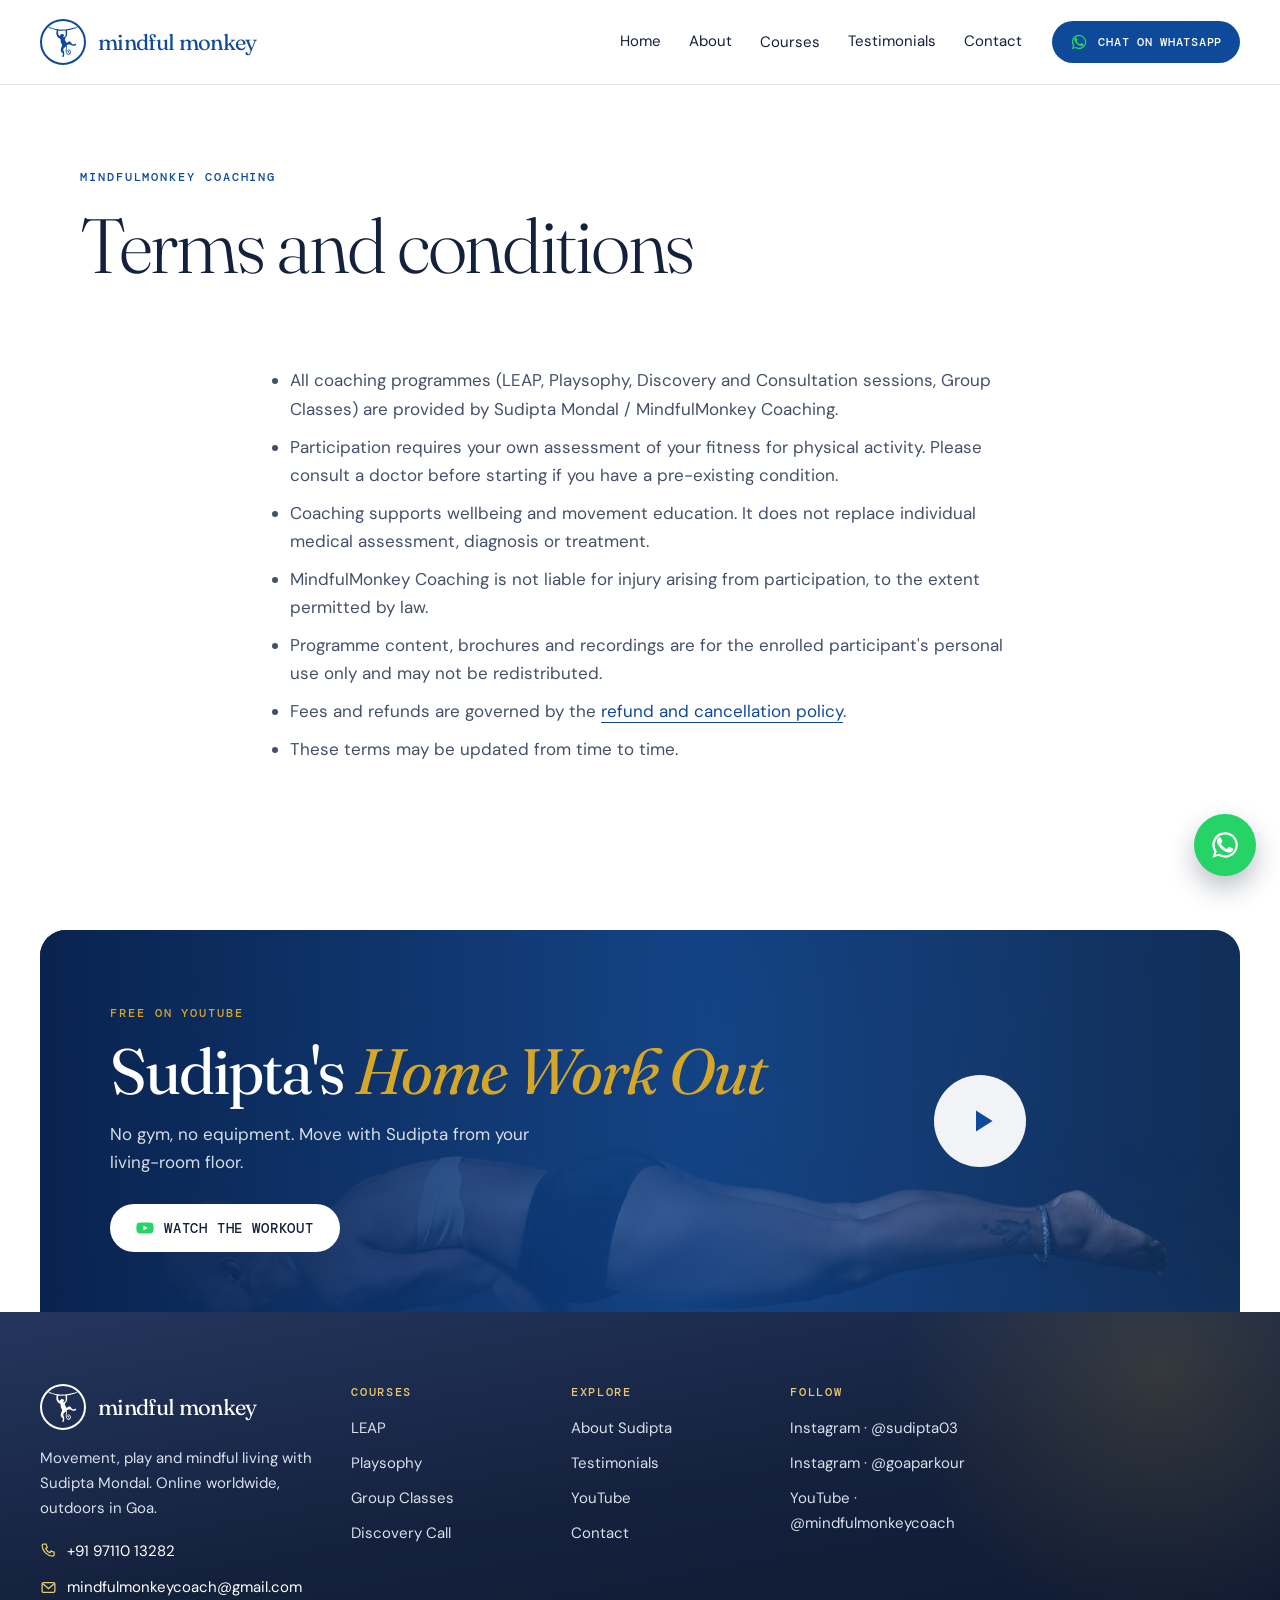
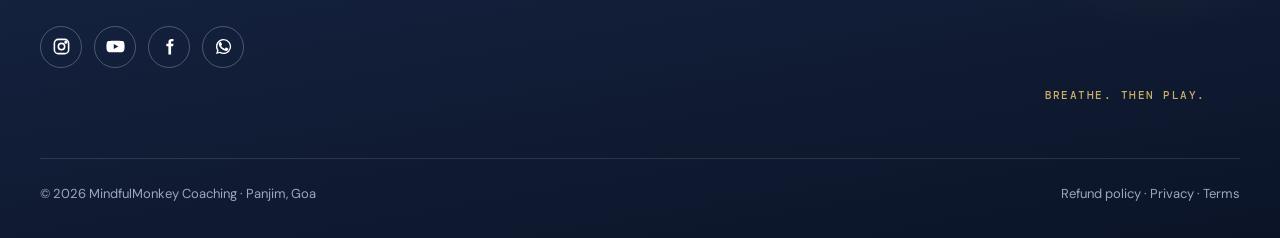
<file: terms.html>
<!doctype html>
<html lang="en">
<head>
<meta charset="utf-8">
<meta name="viewport" content="width=device-width, initial-scale=1">
<title>Terms and conditions · Mindful Monkey</title>
<meta name="description" content="Terms and conditions for MindfulMonkey Coaching.">
<meta property="og:title" content="Terms and conditions · Mindful Monkey">
<meta property="og:description" content="Terms and conditions for MindfulMonkey Coaching.">
<meta property="og:image" content="https://mindfulmonkeycoach.com/images/hero-storm-jump.jpg">
<meta name="theme-color" content="#0F4A9A">
<link rel="icon" href="images/logo-blue.jpg">
<link rel="preconnect" href="https://fonts.googleapis.com"><link rel="preconnect" href="https://fonts.gstatic.com" crossorigin>
<link href="https://fonts.googleapis.com/css2?family=DM+Mono:wght@400;500&family=DM+Sans:opsz,wght@9..40,400;9..40,500;9..40,600&family=Fraunces:ital,opsz,wght@0,9..144,300;0,9..144,400;0,9..144,500;1,9..144,300;1,9..144,400&display=swap" rel="stylesheet">
<link rel="stylesheet" href="css/site.css?v=mwouodaq">
</head>
<body>
<svg width="0" height="0" style="position:absolute" aria-hidden="true"><symbol id="mk" viewBox="0 0 183.0 187.2"><path fill-rule="evenodd" d="M0.4,0.1 0.0,0.5 0.0,1.1 0.6,1.9 1.1,3.5 2.0,4.9 3.0,5.8 4.6,6.6 5.6,6.9 6.5,7.5 9.1,8.1 10.2,8.8 15.0,9.0 16.4,9.4 20.0,9.8 21.6,10.6 23.0,10.9 24.8,11.6 27.0,12.0 28.2,12.8 29.1,12.9 30.5,13.5 32.8,13.9 34.2,15.0 35.8,15.5 37.9,15.8 39.4,16.6 40.9,17.1 41.8,17.8 43.4,18.1 44.4,18.8 49.0,19.4 50.6,20.1 52.1,21.4 52.0,24.2 51.4,26.8 51.0,30.6 50.4,32.4 50.1,35.9 50.1,43.1 50.4,45.6 51.5,47.9 52.2,51.2 53.4,53.5 54.0,54.1 54.5,55.4 55.2,56.4 55.5,57.5 56.1,58.5 56.2,59.4 57.0,60.5 57.4,61.8 58.0,62.8 59.8,64.2 60.2,64.9 60.4,65.5 63.1,67.6 64.0,67.8 64.6,68.1 66.2,69.9 67.9,70.6 69.1,70.9 70.1,71.6 71.5,72.1 73.6,73.9 75.9,76.4 76.9,80.5 76.9,86.5 77.1,87.4 77.2,92.5 77.8,93.9 78.2,96.6 78.9,97.5 79.4,99.8 80.0,100.2 80.4,101.5 81.1,102.2 81.4,103.6 82.0,104.8 82.1,105.6 83.0,106.6 83.4,107.6 84.0,108.1 84.2,109.5 86.1,112.5 86.5,114.1 86.5,115.0 85.9,116.0 85.9,116.5 85.4,117.2 85.1,118.4 84.5,119.0 84.0,120.5 83.4,121.0 82.9,122.6 82.1,123.9 81.9,126.2 81.2,127.5 80.9,129.1 80.4,129.9 80.1,132.4 79.2,134.2 78.9,137.0 78.2,138.1 78.1,141.6 77.5,144.0 77.5,147.4 78.1,150.8 79.1,152.8 81.2,154.9 82.6,157.5 84.0,158.9 86.8,160.9 87.4,161.8 89.2,163.4 91.0,165.9 91.2,167.1 91.0,171.6 90.2,172.9 90.1,174.1 89.4,175.2 89.0,176.6 88.5,177.2 88.2,178.8 87.4,181.2 87.4,183.8 88.2,185.6 89.6,186.8 90.5,187.1 91.8,187.2 94.0,186.6 96.2,184.6 97.2,182.6 97.8,179.8 97.9,176.4 99.0,172.9 99.1,160.1 98.4,158.9 98.1,155.9 97.4,154.6 97.1,153.4 96.2,152.1 95.2,149.2 95.1,148.1 94.4,147.1 94.2,145.9 93.5,144.6 93.5,144.0 93.0,142.6 93.4,138.9 94.0,138.0 94.2,137.0 95.4,134.9 100.8,129.5 101.8,128.1 104.1,126.2 106.5,123.2 108.8,121.8 109.2,121.8 109.6,122.1 109.8,123.0 110.2,123.9 110.2,125.1 111.0,126.5 111.0,127.5 110.5,129.8 110.0,136.8 109.2,138.0 109.0,142.5 108.5,143.9 108.6,149.6 109.2,153.0 109.5,156.8 110.2,159.2 111.2,160.4 111.4,161.2 112.4,163.8 114.0,166.6 115.2,167.8 115.9,168.0 117.5,169.6 120.2,171.6 122.4,172.1 123.4,172.8 128.2,173.2 132.5,171.9 134.0,171.0 137.0,167.5 139.1,164.1 140.1,161.5 140.5,156.0 140.1,153.2 139.2,151.5 139.0,150.1 138.4,149.1 138.0,147.9 137.4,146.9 135.1,144.9 134.1,143.0 133.1,142.0 131.5,141.5 131.1,141.0 130.1,140.8 129.0,139.9 126.6,140.1 123.5,141.1 120.4,144.9 120.2,146.5 119.6,148.0 119.5,150.2 120.1,153.5 121.2,155.5 122.4,156.8 125.5,158.9 128.0,158.8 129.9,157.6 130.6,155.5 130.6,154.2 129.9,153.0 129.0,152.6 127.8,152.5 125.6,151.6 124.1,150.4 123.5,149.4 123.2,148.1 123.6,146.4 125.5,144.9 126.5,144.4 127.9,144.2 129.1,144.8 131.4,146.2 132.9,148.1 133.8,149.9 133.9,150.6 134.4,151.6 135.1,152.4 135.9,154.1 135.9,155.5 135.0,159.8 134.2,161.1 133.9,162.5 132.4,164.4 131.0,165.6 127.1,167.5 125.1,167.8 123.6,167.6 118.6,164.8 117.4,163.5 114.2,157.8 114.0,143.4 114.4,136.0 115.0,134.6 115.0,129.5 115.5,124.5 115.5,120.6 115.0,115.1 116.0,113.9 116.4,112.6 117.5,111.6 121.1,110.9 122.4,110.0 124.5,109.6 125.9,109.0 128.4,108.8 133.0,109.0 135.4,109.8 136.9,109.9 138.4,110.8 139.9,111.0 141.2,111.8 142.2,111.9 143.4,112.5 144.5,112.8 145.4,113.8 146.4,114.0 147.5,114.8 150.0,115.1 152.9,116.6 154.8,116.9 156.2,117.5 161.1,117.6 162.2,117.0 164.0,116.9 165.0,116.5 165.8,115.9 166.9,115.8 167.5,115.1 169.1,114.6 169.5,114.1 171.5,112.8 173.1,110.6 173.1,106.2 172.4,105.1 171.5,104.6 171.1,104.1 168.4,103.9 167.0,104.6 165.2,105.0 164.9,105.5 163.5,106.0 163.0,106.5 161.9,107.0 161.1,107.8 160.4,107.9 159.5,108.4 157.2,108.8 154.1,108.6 152.9,107.8 151.8,107.5 151.1,106.8 150.1,106.5 148.2,104.9 147.4,104.8 146.1,103.8 145.5,102.5 145.1,100.9 142.5,97.9 142.1,96.9 140.8,95.4 139.5,94.6 136.9,91.6 135.8,90.9 133.4,90.8 132.4,90.4 131.6,90.4 131.1,90.6 127.2,91.1 125.0,91.9 123.2,92.9 122.5,93.8 121.8,94.0 121.1,94.8 120.4,95.0 117.6,97.5 115.6,98.5 114.4,98.5 113.9,98.2 112.6,97.0 112.4,96.0 111.5,95.5 110.5,94.5 110.1,92.8 108.5,90.8 108.1,89.6 107.4,88.9 105.5,85.1 105.2,83.1 104.5,81.8 104.1,79.4 103.5,78.1 103.4,75.4 103.5,74.0 104.1,72.8 104.5,70.9 105.5,69.4 106.2,68.8 106.5,67.9 108.0,66.0 108.2,64.8 111.0,62.5 112.1,60.1 112.9,59.5 114.0,57.5 114.4,55.4 115.1,54.2 115.4,52.9 116.1,51.6 116.4,48.9 117.0,47.6 117.2,46.4 117.4,30.8 116.2,26.9 116.4,22.1 117.1,21.2 118.2,20.9 121.1,20.6 122.8,20.0 125.2,19.5 128.2,19.5 130.5,18.8 132.8,18.5 134.0,18.0 136.9,17.8 138.2,16.9 139.9,16.6 141.5,15.9 144.8,15.5 146.2,14.8 148.2,14.5 149.4,14.0 151.6,13.6 152.8,13.0 154.9,12.5 156.4,11.8 161.6,10.8 163.1,9.9 165.0,9.8 166.2,9.0 167.9,8.8 168.9,8.0 170.9,7.6 171.6,7.1 173.5,6.8 174.6,6.1 176.5,5.9 179.4,3.8 181.6,3.5 182.8,2.5 183.0,1.9 182.9,1.2 181.5,0.6 179.5,0.5 178.2,0.6 176.0,1.6 171.2,1.9 170.1,2.5 167.2,2.9 165.9,3.6 163.2,3.9 161.4,4.8 158.1,5.0 154.5,5.9 152.1,6.9 145.5,7.9 143.5,8.6 140.8,8.9 138.9,9.6 136.2,10.0 134.2,10.9 131.4,11.1 130.5,11.6 128.2,12.1 126.5,12.1 124.8,12.6 120.0,13.1 118.2,13.6 111.0,14.0 107.4,14.9 98.9,15.6 92.1,15.6 83.4,16.0 80.0,16.4 71.9,15.6 69.9,15.2 66.5,15.1 65.0,14.6 62.8,14.5 61.2,14.0 54.2,13.6 49.9,13.0 45.6,12.8 43.5,11.9 40.4,11.4 38.9,10.6 37.2,10.5 36.1,9.9 34.1,9.8 30.5,8.9 28.9,7.9 24.9,6.8 23.5,5.9 22.1,5.6 20.9,4.9 18.5,4.5 17.6,4.0 15.4,3.5 12.0,2.1 8.8,1.6 7.6,1.0 5.4,0.8 3.4,0.0ZM106.9,22.5 107.2,23.0 107.5,24.5 107.4,27.8 108.1,30.6 108.2,46.8 107.1,55.5 106.2,57.1 102.1,60.6 101.4,60.9 100.6,61.9 99.5,62.5 98.6,62.6 96.9,63.4 94.6,63.2 94.0,62.8 93.9,61.4 94.1,61.0 94.1,59.1 94.4,58.4 95.1,57.1 95.9,56.6 96.2,55.9 97.1,55.1 98.1,53.5 98.2,50.9 98.0,49.1 97.0,47.9 92.5,46.8 91.1,45.9 90.1,45.6 89.6,45.0 88.6,44.5 88.0,43.9 86.8,43.8 85.9,43.4 82.5,43.0 81.4,43.6 80.1,44.9 79.0,46.6 78.2,47.2 76.4,49.6 75.0,50.5 72.5,50.9 71.4,51.5 70.5,53.2 70.4,54.6 70.9,55.1 71.1,56.2 72.0,57.6 73.5,58.6 73.8,59.2 74.4,59.8 74.2,60.0 73.8,60.0 72.4,59.4 71.6,58.6 71.0,58.4 66.2,53.6 65.4,52.2 65.0,51.0 64.4,50.2 64.1,48.8 63.1,47.2 62.6,47.0 62.0,46.1 61.8,43.0 61.2,41.2 61.1,36.9 60.6,33.1 60.6,31.8 60.9,31.2 60.6,26.6 61.4,24.1 62.2,23.0 62.9,22.8 72.2,23.0 86.9,23.0 97.0,22.6 98.4,22.0 100.2,22.4 106.0,22.1Z"/></symbol></svg><header class="site-header"><div class="wrap">
<a class="brand" href="index.html" aria-label="Mindful Monkey home"><span class="badge"><svg viewBox="0 0 183 187.2" aria-hidden="true"><use href="#mk"/></svg></span> mindful monkey</a>
<nav class="links" aria-label="Main">
<a href="index.html">Home</a><a href="about.html">About</a>
<span class="has-sub"><a href="courses.html">Courses</a><span class="sub">
<a href="online-coaching/leap.html">LEAP · 1-on-1</a><a href="online-coaching/playsophy.html">Playsophy · women only</a><a href="group-classes.html">Group Classes · Goa</a><a href="discovery.html">Discovery Call</a><a href="courses.html#upcoming">Bootcamps, retreats &amp; workshops</a><a href="online-coaching/compare.html">Compare LEAP and Playsophy</a></span></span>
<a href="testimonials.html">Testimonials</a><a href="contact.html">Contact</a>
</nav>
<a class="btn btn-blue hdr-cta" href="https://wa.me/919711013282?text=Hi%20Sudipta%2C%20I%20would%20like%20to%20know%20more%20about%20your%20coaching" target="_blank" rel="noopener"><svg viewBox="0 0 24 24" fill="currentColor" aria-hidden="true"><path d="M17.47 14.38c-.3-.15-1.76-.87-2.04-.97-.27-.1-.47-.15-.67.15-.2.3-.77.97-.94 1.17-.17.2-.35.22-.65.07-.3-.15-1.25-.46-2.38-1.47-.88-.78-1.47-1.75-1.65-2.05-.17-.3-.02-.46.13-.61.13-.13.3-.35.45-.52.15-.17.2-.3.3-.5.1-.2.05-.37-.02-.52-.07-.15-.67-1.62-.92-2.22-.24-.58-.49-.5-.67-.51h-.57c-.2 0-.52.07-.79.37-.27.3-1.04 1.02-1.04 2.48s1.07 2.87 1.22 3.07c.15.2 2.1 3.2 5.08 4.49.71.31 1.26.49 1.69.63.71.23 1.36.2 1.87.12.57-.08 1.76-.72 2.01-1.42.25-.7.25-1.3.17-1.42-.07-.13-.27-.2-.57-.35zM12.04 2.5a9.5 9.5 0 0 0-8.1 14.5L2.5 21.5l4.63-1.4a9.5 9.5 0 1 0 4.9-17.6zm0 17.3a7.78 7.78 0 0 1-3.97-1.08l-.28-.17-2.75.84.82-2.68-.18-.28a7.83 7.83 0 1 1 6.36 3.37z"/></svg> Chat on WhatsApp</a>
<button class="menu-btn" aria-label="Open menu" aria-expanded="false"><span></span><span></span><span></span></button>
</div></header>
<a class="wa-float" href="https://wa.me/919711013282?text=Hi%20Sudipta%2C%20I%20would%20like%20to%20know%20more%20about%20your%20coaching" target="_blank" rel="noopener" aria-label="Chat with Sudipta on WhatsApp"><svg viewBox="0 0 24 24" fill="currentColor" aria-hidden="true"><path d="M17.47 14.38c-.3-.15-1.76-.87-2.04-.97-.27-.1-.47-.15-.67.15-.2.3-.77.97-.94 1.17-.17.2-.35.22-.65.07-.3-.15-1.25-.46-2.38-1.47-.88-.78-1.47-1.75-1.65-2.05-.17-.3-.02-.46.13-.61.13-.13.3-.35.45-.52.15-.17.2-.3.3-.5.1-.2.05-.37-.02-.52-.07-.15-.67-1.62-.92-2.22-.24-.58-.49-.5-.67-.51h-.57c-.2 0-.52.07-.79.37-.27.3-1.04 1.02-1.04 2.48s1.07 2.87 1.22 3.07c.15.2 2.1 3.2 5.08 4.49.71.31 1.26.49 1.69.63.71.23 1.36.2 1.87.12.57-.08 1.76-.72 2.01-1.42.25-.7.25-1.3.17-1.42-.07-.13-.27-.2-.57-.35zM12.04 2.5a9.5 9.5 0 0 0-8.1 14.5L2.5 21.5l4.63-1.4a9.5 9.5 0 1 0 4.9-17.6zm0 17.3a7.78 7.78 0 0 1-3.97-1.08l-.28-.17-2.75.84.82-2.68-.18-.28a7.83 7.83 0 1 1 6.36 3.37z"/></svg></a>
<main>

<section class="phero" style="padding-bottom:40px"><div class="wrap"><p class="eyebrow">MindfulMonkey Coaching</p><h1 style="font-size:clamp(44px,6vw,80px)">Terms and conditions</h1></div></section>
<section style="padding-bottom:110px"><div class="wrap legal"><ul>
<li>All coaching programmes (LEAP, Playsophy, Discovery and Consultation sessions, Group Classes) are provided by Sudipta Mondal / MindfulMonkey Coaching.</li>
<li>Participation requires your own assessment of your fitness for physical activity. Please consult a doctor before starting if you have a pre-existing condition.</li>
<li>Coaching supports wellbeing and movement education. It does not replace individual medical assessment, diagnosis or treatment.</li>
<li>MindfulMonkey Coaching is not liable for injury arising from participation, to the extent permitted by law.</li>
<li>Programme content, brochures and recordings are for the enrolled participant's personal use only and may not be redistributed.</li>
<li>Fees and refunds are governed by the <a href="refund-policy.html">refund and cancellation policy</a>.</li>
<li>These terms may be updated from time to time.</li></ul></div></section><section class="workout"><div class="wrap" style="max-width:1360px">
<a class="banner" href="https://www.youtube.com/watch?v=d_9e7xTF6Dw" target="_blank" rel="noopener" data-yt="d_9e7xTF6Dw"><img loading="lazy" decoding="async" src="images/about-plank.jpg" alt="Sudipta holding a plank on paralettes"><div class="inner">
<p class="eyebrow" style="margin-bottom:16px">Free on YouTube</p>
<h2>Sudipta's <em>Home Work Out</em></h2>
<p>No gym, no equipment. Move with Sudipta from your living-room floor.</p>
<span class="btn btn-white"><svg viewBox="0 0 24 24" fill="currentColor" aria-hidden="true"><path d="M23 7.2a3 3 0 0 0-2.1-2.1C19 4.6 12 4.6 12 4.6s-7 0-8.9.5A3 3 0 0 0 1 7.2 31 31 0 0 0 .5 12 31 31 0 0 0 1 16.8a3 3 0 0 0 2.1 2.1c1.9.5 8.9.5 8.9.5s7 0 8.9-.5a3 3 0 0 0 2.1-2.1 31 31 0 0 0 .5-4.8 31 31 0 0 0-.5-4.8ZM9.8 15.1V8.9L15.6 12l-5.8 3.1Z"/></svg> Watch the workout</span></div><span class="play"><svg viewBox="0 0 24 24" fill="currentColor" aria-hidden="true"><path d="M8 5v14l11-7z"/></svg></span></a>
</div></section>
</main>
<footer class="site-footer"><div class="wrap" style="max-width:1360px"><div class="fcols">
<div><a class="brand" href="index.html"><span class="badge"><svg viewBox="0 0 183 187.2" aria-hidden="true"><use href="#mk"/></svg></span> mindful monkey</a><p style="font-size:15px;max-width:300px">Movement, play and mindful living with Sudipta Mondal. Online worldwide, outdoors in Goa.</p>
<ul class="fcontact"><li><a href="tel:+919711013282"><svg viewBox="0 0 24 24" fill="none" stroke="currentColor" stroke-width="1.8" aria-hidden="true"><path d="M5 3h3.5l1.8 4.6-2.3 1.5a11 11 0 0 0 6 6l1.5-2.3L20 14.5V18a2 2 0 0 1-2 2A16 16 0 0 1 3 5a2 2 0 0 1 2-2Z"/></svg>+91 97110 13282</a></li>
<li><a href="mailto:mindfulmonkeycoach@gmail.com"><svg viewBox="0 0 24 24" fill="none" stroke="currentColor" stroke-width="1.8" aria-hidden="true"><rect x="3" y="5" width="18" height="14" rx="2"/><path d="m3.5 6.5 8.5 7 8.5-7"/></svg>mindfulmonkeycoach@gmail.com</a></li></ul>
<div class="soc"><a href="https://www.instagram.com/sudipta03/" target="_blank" rel="noopener" aria-label="Instagram"><svg viewBox="0 0 24 24" fill="none" stroke="currentColor" stroke-width="2" aria-hidden="true"><rect x="3" y="3" width="18" height="18" rx="5"/><circle cx="12" cy="12" r="4"/><circle cx="17.5" cy="6.5" r="1" fill="currentColor"/></svg></a><a href="https://www.youtube.com/@mindfulmonkeycoach" target="_blank" rel="noopener" aria-label="YouTube"><svg viewBox="0 0 24 24" fill="currentColor" aria-hidden="true"><path d="M23 7.2a3 3 0 0 0-2.1-2.1C19 4.6 12 4.6 12 4.6s-7 0-8.9.5A3 3 0 0 0 1 7.2 31 31 0 0 0 .5 12 31 31 0 0 0 1 16.8a3 3 0 0 0 2.1 2.1c1.9.5 8.9.5 8.9.5s7 0 8.9-.5a3 3 0 0 0 2.1-2.1 31 31 0 0 0 .5-4.8 31 31 0 0 0-.5-4.8ZM9.8 15.1V8.9L15.6 12l-5.8 3.1Z"/></svg></a><a href="https://www.facebook.com/sudiptababycool/" target="_blank" rel="noopener" aria-label="Facebook"><svg viewBox="0 0 24 24" fill="currentColor" aria-hidden="true"><path d="M14 8.5V6.8c0-.8.2-1.3 1.4-1.3H17V2.6c-.3 0-1.3-.1-2.4-.1-2.4 0-4 1.5-4 4.1v1.9H8v3.2h2.6V22H14v-10.3h2.6l.4-3.2H14Z"/></svg></a><a href="https://wa.me/919711013282?text=Hi%20Sudipta" target="_blank" rel="noopener" aria-label="WhatsApp"><svg viewBox="0 0 24 24" fill="currentColor" aria-hidden="true"><path d="M17.47 14.38c-.3-.15-1.76-.87-2.04-.97-.27-.1-.47-.15-.67.15-.2.3-.77.97-.94 1.17-.17.2-.35.22-.65.07-.3-.15-1.25-.46-2.38-1.47-.88-.78-1.47-1.75-1.65-2.05-.17-.3-.02-.46.13-.61.13-.13.3-.35.45-.52.15-.17.2-.3.3-.5.1-.2.05-.37-.02-.52-.07-.15-.67-1.62-.92-2.22-.24-.58-.49-.5-.67-.51h-.57c-.2 0-.52.07-.79.37-.27.3-1.04 1.02-1.04 2.48s1.07 2.87 1.22 3.07c.15.2 2.1 3.2 5.08 4.49.71.31 1.26.49 1.69.63.71.23 1.36.2 1.87.12.57-.08 1.76-.72 2.01-1.42.25-.7.25-1.3.17-1.42-.07-.13-.27-.2-.57-.35zM12.04 2.5a9.5 9.5 0 0 0-8.1 14.5L2.5 21.5l4.63-1.4a9.5 9.5 0 1 0 4.9-17.6zm0 17.3a7.78 7.78 0 0 1-3.97-1.08l-.28-.17-2.75.84.82-2.68-.18-.28a7.83 7.83 0 1 1 6.36 3.37z"/></svg></a></div></div>
<div><h4>Courses</h4><ul><li><a href="online-coaching/leap.html">LEAP</a></li><li><a href="online-coaching/playsophy.html">Playsophy</a></li><li><a href="group-classes.html">Group Classes</a></li><li><a href="discovery.html">Discovery Call</a></li></ul></div>
<div><h4>Explore</h4><ul><li><a href="about.html">About Sudipta</a></li><li><a href="testimonials.html">Testimonials</a></li><li><a href="https://www.youtube.com/@mindfulmonkeycoach" target="_blank" rel="noopener">YouTube</a></li><li><a href="contact.html">Contact</a></li></ul></div>
<div><h4>Follow</h4><ul><li><a href="https://www.instagram.com/sudipta03/" target="_blank" rel="noopener">Instagram · @sudipta03</a></li><li><a href="https://www.instagram.com/goaparkour/" target="_blank" rel="noopener">Instagram · @goaparkour</a></li><li><a href="https://www.youtube.com/@mindfulmonkeycoach" target="_blank" rel="noopener">YouTube · @mindfulmonkeycoach</a></li></ul></div>
<div class="mk-foot"><svg viewBox="-39.7 -72.4 79.4 118.6" aria-hidden="true"><path d="M6.0 2.0L2.0 3.5" stroke="#D4A62A" stroke-width="6.0" stroke-linecap="round" fill="none"/><path d="M2.0 3.5L-2.0 5.1" stroke="#D4A62A" stroke-width="5.9" stroke-linecap="round" fill="none"/><path d="M-2.0 5.1L-6.0 6.8" stroke="#D4A62A" stroke-width="5.9" stroke-linecap="round" fill="none"/><path d="M-6.0 6.8L-9.8 8.7" stroke="#D4A62A" stroke-width="5.8" stroke-linecap="round" fill="none"/><path d="M-9.8 8.7L-13.6 10.8" stroke="#D4A62A" stroke-width="5.8" stroke-linecap="round" fill="none"/><path d="M-13.6 10.8L-17.1 13.3" stroke="#D4A62A" stroke-width="5.7" stroke-linecap="round" fill="none"/><path d="M-17.1 13.3L-20.3 16.2" stroke="#D4A62A" stroke-width="5.7" stroke-linecap="round" fill="none"/><path d="M-20.3 16.2L-22.9 19.6" stroke="#D4A62A" stroke-width="5.6" stroke-linecap="round" fill="none"/><path d="M-22.9 19.6L-24.8 23.5" stroke="#D4A62A" stroke-width="5.6" stroke-linecap="round" fill="none"/><path d="M-24.8 23.5L-25.5 27.7" stroke="#D4A62A" stroke-width="5.5" stroke-linecap="round" fill="none"/><path d="M-25.5 27.7L-24.8 31.9" stroke="#D4A62A" stroke-width="5.5" stroke-linecap="round" fill="none"/><path d="M-24.8 31.9L-22.4 35.5" stroke="#D4A62A" stroke-width="5.4" stroke-linecap="round" fill="none"/><path d="M-22.4 35.5L-18.6 37.6" stroke="#D4A62A" stroke-width="5.3" stroke-linecap="round" fill="none"/><path d="M-18.6 37.6L-14.3 37.2" stroke="#D4A62A" stroke-width="5.3" stroke-linecap="round" fill="none"/><path d="M-14.3 37.2L-11.2 34.2" stroke="#D4A62A" stroke-width="5.2" stroke-linecap="round" fill="none"/><path d="M-11.2 34.2L-11.2 29.9" stroke="#D4A62A" stroke-width="5.2" stroke-linecap="round" fill="none"/><path d="M-11.2 29.9L-14.5 27.1" stroke="#D4A62A" stroke-width="5.1" stroke-linecap="round" fill="none"/><path d="M-14.5 27.1L-18.5 28.5" stroke="#D4A62A" stroke-width="5.1" stroke-linecap="round" fill="none"/><path d="M-18.5 28.5L-19.0 32.7" stroke="#D4A62A" stroke-width="5.0" stroke-linecap="round" fill="none"/><path d="M-19.0 32.7L-15.1 34.5" stroke="#D4A62A" stroke-width="5.0" stroke-linecap="round" fill="none"/><path d="M-15.1 34.5L-12.8 30.8" stroke="#D4A62A" stroke-width="4.9" stroke-linecap="round" fill="none"/><path d="M-12.8 30.8L-16.4 28.5" stroke="#D4A62A" stroke-width="4.8" stroke-linecap="round" fill="none"/><path d="M-16.4 28.5L-18.2 32.4" stroke="#D4A62A" stroke-width="4.8" stroke-linecap="round" fill="none"/><path d="M-18.2 32.4L-13.9 32.9" stroke="#D4A62A" stroke-width="4.7" stroke-linecap="round" fill="none"/><path d="M6.0 2.0L2.0 3.5" stroke="#101B33" stroke-width="3.0" stroke-linecap="round" fill="none"/><path d="M2.0 3.5L-2.0 5.1" stroke="#101B33" stroke-width="2.9" stroke-linecap="round" fill="none"/><path d="M-2.0 5.1L-6.0 6.8" stroke="#101B33" stroke-width="2.9" stroke-linecap="round" fill="none"/><path d="M-6.0 6.8L-9.8 8.7" stroke="#101B33" stroke-width="2.8" stroke-linecap="round" fill="none"/><path d="M-9.8 8.7L-13.6 10.8" stroke="#101B33" stroke-width="2.8" stroke-linecap="round" fill="none"/><path d="M-13.6 10.8L-17.1 13.3" stroke="#101B33" stroke-width="2.7" stroke-linecap="round" fill="none"/><path d="M-17.1 13.3L-20.3 16.2" stroke="#101B33" stroke-width="2.7" stroke-linecap="round" fill="none"/><path d="M-20.3 16.2L-22.9 19.6" stroke="#101B33" stroke-width="2.6" stroke-linecap="round" fill="none"/><path d="M-22.9 19.6L-24.8 23.5" stroke="#101B33" stroke-width="2.6" stroke-linecap="round" fill="none"/><path d="M-24.8 23.5L-25.5 27.7" stroke="#101B33" stroke-width="2.5" stroke-linecap="round" fill="none"/><path d="M-25.5 27.7L-24.8 31.9" stroke="#101B33" stroke-width="2.5" stroke-linecap="round" fill="none"/><path d="M-24.8 31.9L-22.4 35.5" stroke="#101B33" stroke-width="2.4" stroke-linecap="round" fill="none"/><path d="M-22.4 35.5L-18.6 37.6" stroke="#101B33" stroke-width="2.3" stroke-linecap="round" fill="none"/><path d="M-18.6 37.6L-14.3 37.2" stroke="#101B33" stroke-width="2.3" stroke-linecap="round" fill="none"/><path d="M-14.3 37.2L-11.2 34.2" stroke="#101B33" stroke-width="2.2" stroke-linecap="round" fill="none"/><path d="M-11.2 34.2L-11.2 29.9" stroke="#101B33" stroke-width="2.2" stroke-linecap="round" fill="none"/><path d="M-11.2 29.9L-14.5 27.1" stroke="#101B33" stroke-width="2.1" stroke-linecap="round" fill="none"/><path d="M-14.5 27.1L-18.5 28.5" stroke="#101B33" stroke-width="2.1" stroke-linecap="round" fill="none"/><path d="M-18.5 28.5L-19.0 32.7" stroke="#101B33" stroke-width="2.0" stroke-linecap="round" fill="none"/><path d="M-19.0 32.7L-15.1 34.5" stroke="#101B33" stroke-width="2.0" stroke-linecap="round" fill="none"/><path d="M-15.1 34.5L-12.8 30.8" stroke="#101B33" stroke-width="1.9" stroke-linecap="round" fill="none"/><path d="M-12.8 30.8L-16.4 28.5" stroke="#101B33" stroke-width="1.8" stroke-linecap="round" fill="none"/><path d="M-16.4 28.5L-18.2 32.4" stroke="#101B33" stroke-width="1.8" stroke-linecap="round" fill="none"/><path d="M-18.2 32.4L-13.9 32.9" stroke="#101B33" stroke-width="1.7" stroke-linecap="round" fill="none"/><path d="M6.5 3.0L7.4 0.4L8.2 -2.3L7.8 -4.9L7.3 -7.5L6.8 -10.1L6.4 -12.8L6.8 -15.4L7.8 -18.0L8.8 -20.6L9.8 -23.3L10.7 -25.9L11.1 -28.5L10.9 -31.1L10.6 -33.8L8.6 -36.4L5.5 -39.0L-5.5 -39.0L-8.6 -36.4L-10.6 -33.8L-10.9 -31.1L-11.1 -28.5L-10.7 -25.9L-9.8 -23.3L-8.8 -20.6L-7.8 -18.0L-6.8 -15.4L-6.4 -12.8L-6.8 -10.1L-7.3 -7.5L-7.8 -4.9L-8.2 -2.3L-7.4 0.4L-6.5 3.0Z" fill="#D4A62A" stroke="#D4A62A" stroke-width="3.0" stroke-linejoin="round"/><circle cx="0.0" cy="3.0" r="8.0" fill="#D4A62A"/><circle cx="0.0" cy="-39.0" r="7.0" fill="#D4A62A"/><path d="M6.5 3.0L7.4 0.4L8.2 -2.3L7.8 -4.9L7.3 -7.5L6.8 -10.1L6.4 -12.8L6.8 -15.4L7.8 -18.0L8.8 -20.6L9.8 -23.3L10.7 -25.9L11.1 -28.5L10.9 -31.1L10.6 -33.8L8.6 -36.4L5.5 -39.0L-5.5 -39.0L-8.6 -36.4L-10.6 -33.8L-10.9 -31.1L-11.1 -28.5L-10.7 -25.9L-9.8 -23.3L-8.8 -20.6L-7.8 -18.0L-6.8 -15.4L-6.4 -12.8L-6.8 -10.1L-7.3 -7.5L-7.8 -4.9L-8.2 -2.3L-7.4 0.4L-6.5 3.0Z" fill="#101B33"/><circle cx="0.0" cy="3.0" r="6.5" fill="#101B33"/><circle cx="0.0" cy="-39.0" r="5.5" fill="#101B33"/><path d="M-5.5 -5.2L-10.6 -5.0L-15.0 -4.8L-18.8 -4.5L-22.0 -4.1L-24.6 -3.7L-26.6 -3.2L-28.3 -2.5L-30.4 -0.2L-29.2 3.4L-27.6 4.4L-25.6 4.8L-23.2 5.3L-20.2 5.7L-16.6 6.2L-12.3 6.8L-7.4 7.6L-6.7 3.6L-11.6 2.7L-15.7 1.8L-19.1 0.9L-21.9 -0.0L-23.9 -0.8L-25.1 -1.5L-25.2 -1.4L-24.5 1.2L-25.8 2.8L-25.3 2.9L-23.8 2.8L-21.5 2.8L-18.5 2.8L-14.9 2.9L-10.5 3.0L-5.5 3.2Z" fill="#D4A62A" stroke="#D4A62A" stroke-width="3.0" stroke-linejoin="round"/><circle cx="-5.5" cy="-1.0" r="5.7" fill="#D4A62A"/><circle cx="-7.1" cy="5.6" r="3.5" fill="#D4A62A"/><ellipse cx="-7.6" cy="9.6" rx="8.9" ry="4.7" transform="rotate(278.0 -7.6 9.6)" fill="#D4A62A"/><path d="M-5.5 -5.2L-10.6 -5.0L-15.0 -4.8L-18.8 -4.5L-22.0 -4.1L-24.6 -3.7L-26.6 -3.2L-28.3 -2.5L-30.4 -0.2L-29.2 3.4L-27.6 4.4L-25.6 4.8L-23.2 5.3L-20.2 5.7L-16.6 6.2L-12.3 6.8L-7.4 7.6L-6.7 3.6L-11.6 2.7L-15.7 1.8L-19.1 0.9L-21.9 -0.0L-23.9 -0.8L-25.1 -1.5L-25.2 -1.4L-24.5 1.2L-25.8 2.8L-25.3 2.9L-23.8 2.8L-21.5 2.8L-18.5 2.8L-14.9 2.9L-10.5 3.0L-5.5 3.2Z" fill="#101B33"/><circle cx="-5.5" cy="-1.0" r="4.2" fill="#101B33"/><circle cx="-7.1" cy="5.6" r="2.0" fill="#101B33"/><ellipse cx="-7.6" cy="9.6" rx="7.4" ry="3.2" transform="rotate(278.0 -7.6 9.6)" fill="#101B33"/><path d="M5.5 3.2L10.5 3.0L14.9 2.9L18.5 2.8L21.5 2.8L23.8 2.8L25.3 2.9L25.8 2.8L24.5 1.2L25.2 -1.4L25.1 -1.5L23.9 -0.8L21.9 -0.0L19.1 0.9L15.7 1.8L11.6 2.7L6.7 3.6L7.4 7.6L12.3 6.8L16.6 6.2L20.2 5.7L23.2 5.3L25.6 4.8L27.6 4.4L29.2 3.4L30.4 -0.2L28.3 -2.5L26.6 -3.2L24.6 -3.7L22.0 -4.1L18.8 -4.5L15.0 -4.8L10.6 -5.0L5.5 -5.2Z" fill="#D4A62A" stroke="#D4A62A" stroke-width="3.0" stroke-linejoin="round"/><circle cx="5.5" cy="-1.0" r="5.7" fill="#D4A62A"/><circle cx="7.1" cy="5.6" r="3.5" fill="#D4A62A"/><ellipse cx="7.6" cy="9.6" rx="8.9" ry="4.7" transform="rotate(262.0 7.6 9.6)" fill="#D4A62A"/><path d="M5.5 3.2L10.5 3.0L14.9 2.9L18.5 2.8L21.5 2.8L23.8 2.8L25.3 2.9L25.8 2.8L24.5 1.2L25.2 -1.4L25.1 -1.5L23.9 -0.8L21.9 -0.0L19.1 0.9L15.7 1.8L11.6 2.7L6.7 3.6L7.4 7.6L12.3 6.8L16.6 6.2L20.2 5.7L23.2 5.3L25.6 4.8L27.6 4.4L29.2 3.4L30.4 -0.2L28.3 -2.5L26.6 -3.2L24.6 -3.7L22.0 -4.1L18.8 -4.5L15.0 -4.8L10.6 -5.0L5.5 -5.2Z" fill="#101B33"/><circle cx="5.5" cy="-1.0" r="4.2" fill="#101B33"/><circle cx="7.1" cy="5.6" r="2.0" fill="#101B33"/><ellipse cx="7.6" cy="9.6" rx="7.4" ry="3.2" transform="rotate(262.0 7.6 9.6)" fill="#101B33"/><circle cx="-12.6" cy="-52.5" r="5.9" fill="#D4A62A"/><circle cx="12.6" cy="-52.5" r="5.9" fill="#D4A62A"/><ellipse cx="0.0" cy="-52.5" rx="13.9" ry="13.1" transform="rotate(0.0 0.0 -52.5)" fill="#D4A62A"/><circle cx="-12.6" cy="-52.5" r="4.4" fill="#101B33"/><circle cx="12.6" cy="-52.5" r="4.4" fill="#101B33"/><ellipse cx="0.0" cy="-52.5" rx="12.4" ry="11.6" transform="rotate(0.0 0.0 -52.5)" fill="#101B33"/><circle cx="-4.6" cy="-54.1" r="6.5" fill="#D4A62A"/><circle cx="4.6" cy="-54.1" r="6.5" fill="#D4A62A"/><ellipse cx="0.0" cy="-47.1" rx="8.9" ry="6.7" transform="rotate(0.0 0.0 -47.1)" fill="#D4A62A"/><circle cx="-4.6" cy="-54.1" r="5.0" fill="#101B33"/><circle cx="4.6" cy="-54.1" r="5.0" fill="#101B33"/><ellipse cx="0.0" cy="-47.1" rx="7.4" ry="5.2" transform="rotate(0.0 0.0 -47.1)" fill="#101B33"/><path d="M-13.5 -36.2L-14.2 -32.8L-14.9 -29.6L-15.7 -26.6L-16.4 -23.7L-17.3 -20.9L-18.1 -18.3L-19.0 -15.9L-19.9 -13.6L-21.0 -11.6L-22.2 -9.7L-23.2 -7.8L-24.2 -6.1L-25.2 -4.6L-26.3 -3.2L-27.4 -1.9L-28.5 -0.8L-26.4 1.9L-24.9 0.7L-23.5 -0.6L-22.0 -2.0L-20.7 -3.6L-19.3 -5.4L-18.0 -7.3L-16.9 -9.4L-15.9 -11.7L-14.8 -14.1L-13.6 -16.6L-12.5 -19.3L-11.4 -22.1L-10.4 -25.0L-9.4 -28.1L-8.4 -31.4L-7.5 -34.8Z" fill="#D4A62A" stroke="#D4A62A" stroke-width="3.0" stroke-linejoin="round"/><circle cx="-10.5" cy="-35.5" r="4.6" fill="#D4A62A"/><circle cx="-27.4" cy="0.5" r="3.2" fill="#D4A62A"/><ellipse cx="-28.3" cy="1.8" rx="4.4" ry="5.4" transform="rotate(-144.2 -28.3 1.8)" fill="#D4A62A"/><path d="M-13.5 -36.2L-14.2 -32.8L-14.9 -29.6L-15.7 -26.6L-16.4 -23.7L-17.3 -20.9L-18.1 -18.3L-19.0 -15.9L-19.9 -13.6L-21.0 -11.6L-22.2 -9.7L-23.2 -7.8L-24.2 -6.1L-25.2 -4.6L-26.3 -3.2L-27.4 -1.9L-28.5 -0.8L-26.4 1.9L-24.9 0.7L-23.5 -0.6L-22.0 -2.0L-20.7 -3.6L-19.3 -5.4L-18.0 -7.3L-16.9 -9.4L-15.9 -11.7L-14.8 -14.1L-13.6 -16.6L-12.5 -19.3L-11.4 -22.1L-10.4 -25.0L-9.4 -28.1L-8.4 -31.4L-7.5 -34.8Z" fill="#101B33"/><circle cx="-10.5" cy="-35.5" r="3.1" fill="#101B33"/><circle cx="-27.4" cy="0.5" r="1.7" fill="#101B33"/><ellipse cx="-28.3" cy="1.8" rx="2.9" ry="3.9" transform="rotate(-144.2 -28.3 1.8)" fill="#101B33"/><path d="M7.5 -34.8L8.4 -31.4L9.4 -28.1L10.4 -25.0L11.4 -22.1L12.5 -19.3L13.6 -16.6L14.8 -14.1L15.9 -11.7L16.9 -9.4L18.0 -7.3L19.3 -5.4L20.7 -3.6L22.0 -2.0L23.5 -0.6L24.9 0.7L26.4 1.9L28.5 -0.8L27.4 -1.9L26.3 -3.2L25.2 -4.6L24.2 -6.1L23.2 -7.8L22.2 -9.7L21.0 -11.6L19.9 -13.6L19.0 -15.9L18.1 -18.3L17.3 -20.9L16.4 -23.7L15.7 -26.6L14.9 -29.6L14.2 -32.8L13.5 -36.2Z" fill="#D4A62A" stroke="#D4A62A" stroke-width="3.0" stroke-linejoin="round"/><circle cx="10.5" cy="-35.5" r="4.6" fill="#D4A62A"/><circle cx="27.4" cy="0.5" r="3.2" fill="#D4A62A"/><ellipse cx="28.3" cy="1.8" rx="4.4" ry="5.4" transform="rotate(144.2 28.3 1.8)" fill="#D4A62A"/><path d="M7.5 -34.8L8.4 -31.4L9.4 -28.1L10.4 -25.0L11.4 -22.1L12.5 -19.3L13.6 -16.6L14.8 -14.1L15.9 -11.7L16.9 -9.4L18.0 -7.3L19.3 -5.4L20.7 -3.6L22.0 -2.0L23.5 -0.6L24.9 0.7L26.4 1.9L28.5 -0.8L27.4 -1.9L26.3 -3.2L25.2 -4.6L24.2 -6.1L23.2 -7.8L22.2 -9.7L21.0 -11.6L19.9 -13.6L19.0 -15.9L18.1 -18.3L17.3 -20.9L16.4 -23.7L15.7 -26.6L14.9 -29.6L14.2 -32.8L13.5 -36.2Z" fill="#101B33"/><circle cx="10.5" cy="-35.5" r="3.1" fill="#101B33"/><circle cx="27.4" cy="0.5" r="1.7" fill="#101B33"/><ellipse cx="28.3" cy="1.8" rx="2.9" ry="3.9" transform="rotate(144.2 28.3 1.8)" fill="#101B33"/><circle cx="-12.6" cy="-52.5" r="1.8" fill="none" stroke="#D4A62A" stroke-width="0.9"/><circle cx="12.6" cy="-52.5" r="1.8" fill="none" stroke="#D4A62A" stroke-width="0.9"/><path d="M-6.3 -54.3q1.8 1.3 3.6 0" stroke="#D4A62A" stroke-width="1.1" fill="none" stroke-linecap="round" transform="rotate(0.0 -4.5 -54.3)"/><path d="M2.7 -54.3q1.8 1.3 3.6 0" stroke="#D4A62A" stroke-width="1.1" fill="none" stroke-linecap="round" transform="rotate(0.0 4.5 -54.3)"/><circle cx="-1.3" cy="-48.7" r="0.6" fill="#D4A62A"/><circle cx="1.3" cy="-48.7" r="0.6" fill="#D4A62A"/><path d="M-2.0 -45.3q2.0 0.6 4.0 0" stroke="#D4A62A" stroke-width="1.1" fill="none" stroke-linecap="round" transform="rotate(0.0 0.0 -45.3)"/></svg><small>Breathe. Then play.</small></div>
</div><div class="base"><span>© 2026 MindfulMonkey Coaching · Panjim, Goa</span><span><a href="refund-policy.html">Refund policy</a> · <a href="privacy-policy.html">Privacy</a> · <a href="terms.html">Terms</a></span></div></div></footer>
<script src="js/site.js?v=mwouodaq"></script>
<script src="js/rig.js?v=mwouodaq"></script>
<script src="js/monkeys.js?v=mwouodaq"></script>
</body>
</html>
</file>
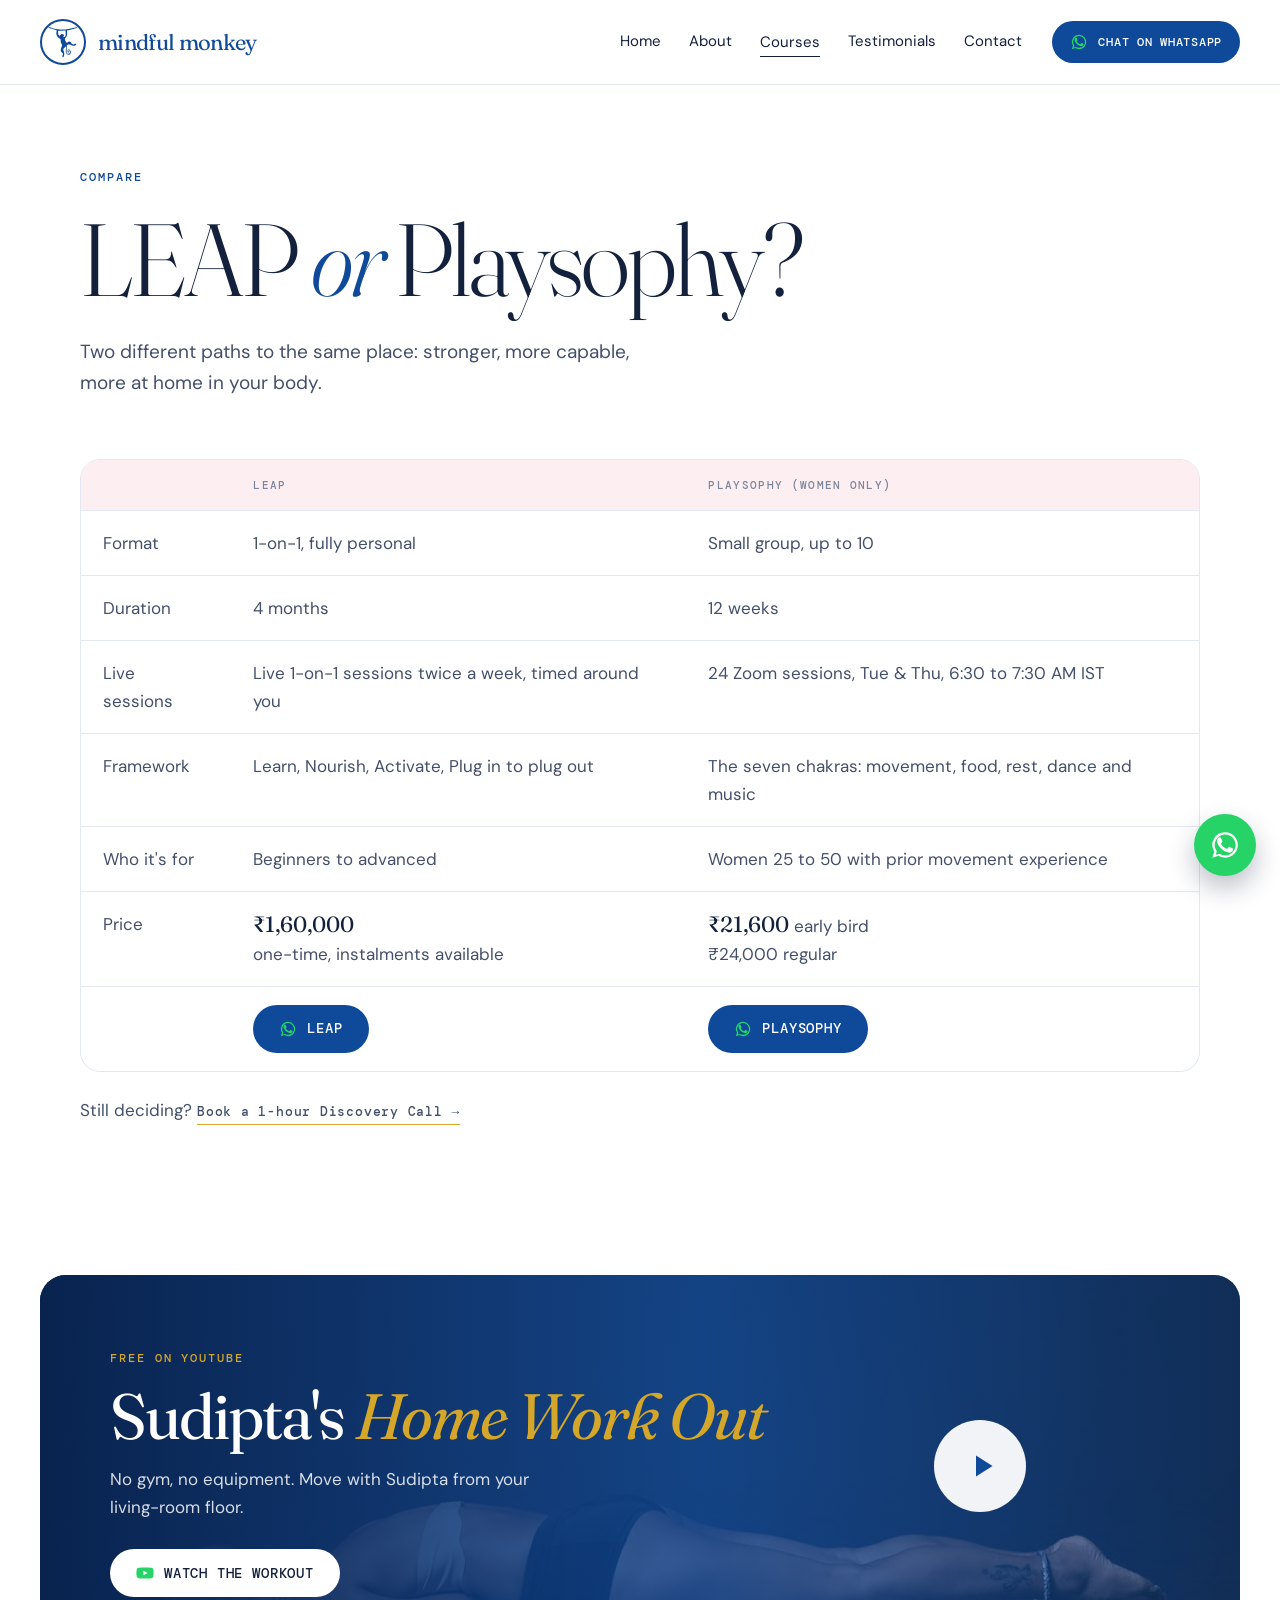
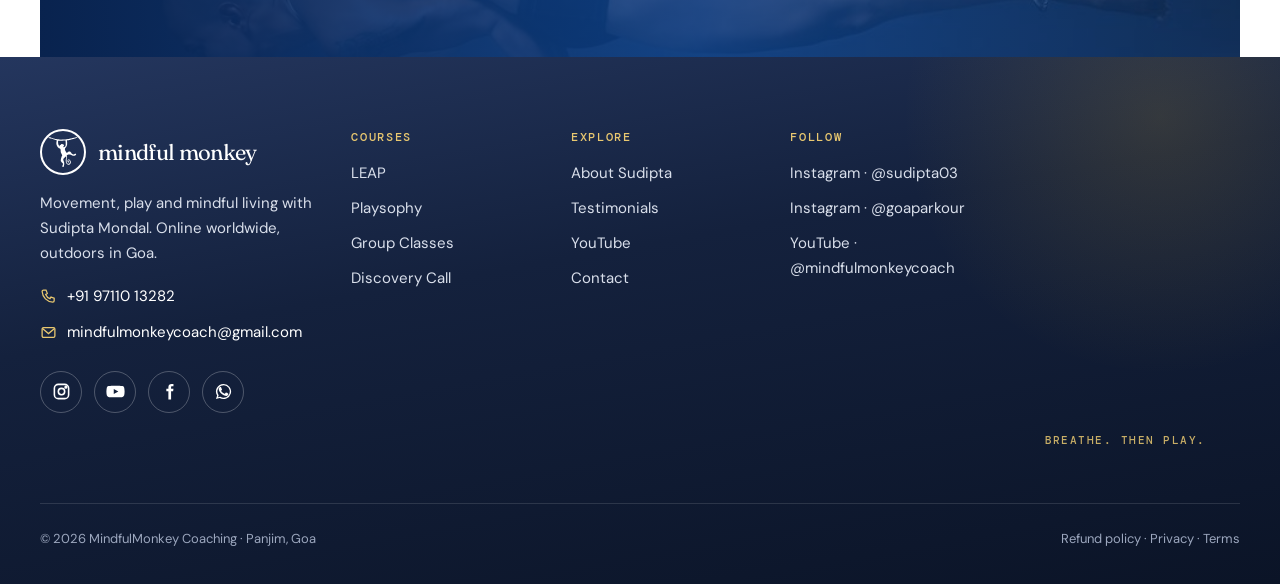
<file: online-coaching/compare.html>
<!doctype html>
<html lang="en">
<head>
<meta charset="utf-8">
<meta name="viewport" content="width=device-width, initial-scale=1">
<title>LEAP vs Playsophy · Mindful Monkey</title>
<meta name="description" content="A side-by-side comparison of LEAP and Playsophy, Sudipta Mondal's two online programmes.">
<meta property="og:title" content="LEAP vs Playsophy · Mindful Monkey">
<meta property="og:description" content="A side-by-side comparison of LEAP and Playsophy, Sudipta Mondal's two online programmes.">
<meta property="og:image" content="https://mindfulmonkeycoach.com/images/hero-storm-jump.jpg">
<meta name="theme-color" content="#0F4A9A">
<link rel="icon" href="../images/logo-blue.jpg">
<link rel="preconnect" href="https://fonts.googleapis.com"><link rel="preconnect" href="https://fonts.gstatic.com" crossorigin>
<link href="https://fonts.googleapis.com/css2?family=DM+Mono:wght@400;500&family=DM+Sans:opsz,wght@9..40,400;9..40,500;9..40,600&family=Fraunces:ital,opsz,wght@0,9..144,300;0,9..144,400;0,9..144,500;1,9..144,300;1,9..144,400&display=swap" rel="stylesheet">
<link rel="stylesheet" href="../css/site.css?v=mwouodaq">
</head>
<body>
<svg width="0" height="0" style="position:absolute" aria-hidden="true"><symbol id="mk" viewBox="0 0 183.0 187.2"><path fill-rule="evenodd" d="M0.4,0.1 0.0,0.5 0.0,1.1 0.6,1.9 1.1,3.5 2.0,4.9 3.0,5.8 4.6,6.6 5.6,6.9 6.5,7.5 9.1,8.1 10.2,8.8 15.0,9.0 16.4,9.4 20.0,9.8 21.6,10.6 23.0,10.9 24.8,11.6 27.0,12.0 28.2,12.8 29.1,12.9 30.5,13.5 32.8,13.9 34.2,15.0 35.8,15.5 37.9,15.8 39.4,16.6 40.9,17.1 41.8,17.8 43.4,18.1 44.4,18.8 49.0,19.4 50.6,20.1 52.1,21.4 52.0,24.2 51.4,26.8 51.0,30.6 50.4,32.4 50.1,35.9 50.1,43.1 50.4,45.6 51.5,47.9 52.2,51.2 53.4,53.5 54.0,54.1 54.5,55.4 55.2,56.4 55.5,57.5 56.1,58.5 56.2,59.4 57.0,60.5 57.4,61.8 58.0,62.8 59.8,64.2 60.2,64.9 60.4,65.5 63.1,67.6 64.0,67.8 64.6,68.1 66.2,69.9 67.9,70.6 69.1,70.9 70.1,71.6 71.5,72.1 73.6,73.9 75.9,76.4 76.9,80.5 76.9,86.5 77.1,87.4 77.2,92.5 77.8,93.9 78.2,96.6 78.9,97.5 79.4,99.8 80.0,100.2 80.4,101.5 81.1,102.2 81.4,103.6 82.0,104.8 82.1,105.6 83.0,106.6 83.4,107.6 84.0,108.1 84.2,109.5 86.1,112.5 86.5,114.1 86.5,115.0 85.9,116.0 85.9,116.5 85.4,117.2 85.1,118.4 84.5,119.0 84.0,120.5 83.4,121.0 82.9,122.6 82.1,123.9 81.9,126.2 81.2,127.5 80.9,129.1 80.4,129.9 80.1,132.4 79.2,134.2 78.9,137.0 78.2,138.1 78.1,141.6 77.5,144.0 77.5,147.4 78.1,150.8 79.1,152.8 81.2,154.9 82.6,157.5 84.0,158.9 86.8,160.9 87.4,161.8 89.2,163.4 91.0,165.9 91.2,167.1 91.0,171.6 90.2,172.9 90.1,174.1 89.4,175.2 89.0,176.6 88.5,177.2 88.2,178.8 87.4,181.2 87.4,183.8 88.2,185.6 89.6,186.8 90.5,187.1 91.8,187.2 94.0,186.6 96.2,184.6 97.2,182.6 97.8,179.8 97.9,176.4 99.0,172.9 99.1,160.1 98.4,158.9 98.1,155.9 97.4,154.6 97.1,153.4 96.2,152.1 95.2,149.2 95.1,148.1 94.4,147.1 94.2,145.9 93.5,144.6 93.5,144.0 93.0,142.6 93.4,138.9 94.0,138.0 94.2,137.0 95.4,134.9 100.8,129.5 101.8,128.1 104.1,126.2 106.5,123.2 108.8,121.8 109.2,121.8 109.6,122.1 109.8,123.0 110.2,123.9 110.2,125.1 111.0,126.5 111.0,127.5 110.5,129.8 110.0,136.8 109.2,138.0 109.0,142.5 108.5,143.9 108.6,149.6 109.2,153.0 109.5,156.8 110.2,159.2 111.2,160.4 111.4,161.2 112.4,163.8 114.0,166.6 115.2,167.8 115.9,168.0 117.5,169.6 120.2,171.6 122.4,172.1 123.4,172.8 128.2,173.2 132.5,171.9 134.0,171.0 137.0,167.5 139.1,164.1 140.1,161.5 140.5,156.0 140.1,153.2 139.2,151.5 139.0,150.1 138.4,149.1 138.0,147.9 137.4,146.9 135.1,144.9 134.1,143.0 133.1,142.0 131.5,141.5 131.1,141.0 130.1,140.8 129.0,139.9 126.6,140.1 123.5,141.1 120.4,144.9 120.2,146.5 119.6,148.0 119.5,150.2 120.1,153.5 121.2,155.5 122.4,156.8 125.5,158.9 128.0,158.8 129.9,157.6 130.6,155.5 130.6,154.2 129.9,153.0 129.0,152.6 127.8,152.5 125.6,151.6 124.1,150.4 123.5,149.4 123.2,148.1 123.6,146.4 125.5,144.9 126.5,144.4 127.9,144.2 129.1,144.8 131.4,146.2 132.9,148.1 133.8,149.9 133.9,150.6 134.4,151.6 135.1,152.4 135.9,154.1 135.9,155.5 135.0,159.8 134.2,161.1 133.9,162.5 132.4,164.4 131.0,165.6 127.1,167.5 125.1,167.8 123.6,167.6 118.6,164.8 117.4,163.5 114.2,157.8 114.0,143.4 114.4,136.0 115.0,134.6 115.0,129.5 115.5,124.5 115.5,120.6 115.0,115.1 116.0,113.9 116.4,112.6 117.5,111.6 121.1,110.9 122.4,110.0 124.5,109.6 125.9,109.0 128.4,108.8 133.0,109.0 135.4,109.8 136.9,109.9 138.4,110.8 139.9,111.0 141.2,111.8 142.2,111.9 143.4,112.5 144.5,112.8 145.4,113.8 146.4,114.0 147.5,114.8 150.0,115.1 152.9,116.6 154.8,116.9 156.2,117.5 161.1,117.6 162.2,117.0 164.0,116.9 165.0,116.5 165.8,115.9 166.9,115.8 167.5,115.1 169.1,114.6 169.5,114.1 171.5,112.8 173.1,110.6 173.1,106.2 172.4,105.1 171.5,104.6 171.1,104.1 168.4,103.9 167.0,104.6 165.2,105.0 164.9,105.5 163.5,106.0 163.0,106.5 161.9,107.0 161.1,107.8 160.4,107.9 159.5,108.4 157.2,108.8 154.1,108.6 152.9,107.8 151.8,107.5 151.1,106.8 150.1,106.5 148.2,104.9 147.4,104.8 146.1,103.8 145.5,102.5 145.1,100.9 142.5,97.9 142.1,96.9 140.8,95.4 139.5,94.6 136.9,91.6 135.8,90.9 133.4,90.8 132.4,90.4 131.6,90.4 131.1,90.6 127.2,91.1 125.0,91.9 123.2,92.9 122.5,93.8 121.8,94.0 121.1,94.8 120.4,95.0 117.6,97.5 115.6,98.5 114.4,98.5 113.9,98.2 112.6,97.0 112.4,96.0 111.5,95.5 110.5,94.5 110.1,92.8 108.5,90.8 108.1,89.6 107.4,88.9 105.5,85.1 105.2,83.1 104.5,81.8 104.1,79.4 103.5,78.1 103.4,75.4 103.5,74.0 104.1,72.8 104.5,70.9 105.5,69.4 106.2,68.8 106.5,67.9 108.0,66.0 108.2,64.8 111.0,62.5 112.1,60.1 112.9,59.5 114.0,57.5 114.4,55.4 115.1,54.2 115.4,52.9 116.1,51.6 116.4,48.9 117.0,47.6 117.2,46.4 117.4,30.8 116.2,26.9 116.4,22.1 117.1,21.2 118.2,20.9 121.1,20.6 122.8,20.0 125.2,19.5 128.2,19.5 130.5,18.8 132.8,18.5 134.0,18.0 136.9,17.8 138.2,16.9 139.9,16.6 141.5,15.9 144.8,15.5 146.2,14.8 148.2,14.5 149.4,14.0 151.6,13.6 152.8,13.0 154.9,12.5 156.4,11.8 161.6,10.8 163.1,9.9 165.0,9.8 166.2,9.0 167.9,8.8 168.9,8.0 170.9,7.6 171.6,7.1 173.5,6.8 174.6,6.1 176.5,5.9 179.4,3.8 181.6,3.5 182.8,2.5 183.0,1.9 182.9,1.2 181.5,0.6 179.5,0.5 178.2,0.6 176.0,1.6 171.2,1.9 170.1,2.5 167.2,2.9 165.9,3.6 163.2,3.9 161.4,4.8 158.1,5.0 154.5,5.9 152.1,6.9 145.5,7.9 143.5,8.6 140.8,8.9 138.9,9.6 136.2,10.0 134.2,10.9 131.4,11.1 130.5,11.6 128.2,12.1 126.5,12.1 124.8,12.6 120.0,13.1 118.2,13.6 111.0,14.0 107.4,14.9 98.9,15.6 92.1,15.6 83.4,16.0 80.0,16.4 71.9,15.6 69.9,15.2 66.5,15.1 65.0,14.6 62.8,14.5 61.2,14.0 54.2,13.6 49.9,13.0 45.6,12.8 43.5,11.9 40.4,11.4 38.9,10.6 37.2,10.5 36.1,9.9 34.1,9.8 30.5,8.9 28.9,7.9 24.9,6.8 23.5,5.9 22.1,5.6 20.9,4.9 18.5,4.5 17.6,4.0 15.4,3.5 12.0,2.1 8.8,1.6 7.6,1.0 5.4,0.8 3.4,0.0ZM106.9,22.5 107.2,23.0 107.5,24.5 107.4,27.8 108.1,30.6 108.2,46.8 107.1,55.5 106.2,57.1 102.1,60.6 101.4,60.9 100.6,61.9 99.5,62.5 98.6,62.6 96.9,63.4 94.6,63.2 94.0,62.8 93.9,61.4 94.1,61.0 94.1,59.1 94.4,58.4 95.1,57.1 95.9,56.6 96.2,55.9 97.1,55.1 98.1,53.5 98.2,50.9 98.0,49.1 97.0,47.9 92.5,46.8 91.1,45.9 90.1,45.6 89.6,45.0 88.6,44.5 88.0,43.9 86.8,43.8 85.9,43.4 82.5,43.0 81.4,43.6 80.1,44.9 79.0,46.6 78.2,47.2 76.4,49.6 75.0,50.5 72.5,50.9 71.4,51.5 70.5,53.2 70.4,54.6 70.9,55.1 71.1,56.2 72.0,57.6 73.5,58.6 73.8,59.2 74.4,59.8 74.2,60.0 73.8,60.0 72.4,59.4 71.6,58.6 71.0,58.4 66.2,53.6 65.4,52.2 65.0,51.0 64.4,50.2 64.1,48.8 63.1,47.2 62.6,47.0 62.0,46.1 61.8,43.0 61.2,41.2 61.1,36.9 60.6,33.1 60.6,31.8 60.9,31.2 60.6,26.6 61.4,24.1 62.2,23.0 62.9,22.8 72.2,23.0 86.9,23.0 97.0,22.6 98.4,22.0 100.2,22.4 106.0,22.1Z"/></symbol></svg><header class="site-header"><div class="wrap">
<a class="brand" href="../index.html" aria-label="Mindful Monkey home"><span class="badge"><svg viewBox="0 0 183 187.2" aria-hidden="true"><use href="#mk"/></svg></span> mindful monkey</a>
<nav class="links" aria-label="Main">
<a href="../index.html">Home</a><a href="../about.html">About</a>
<span class="has-sub"><a href="../courses.html" class="on">Courses</a><span class="sub">
<a href="../online-coaching/leap.html">LEAP · 1-on-1</a><a href="../online-coaching/playsophy.html">Playsophy · women only</a><a href="../group-classes.html">Group Classes · Goa</a><a href="../discovery.html">Discovery Call</a><a href="../courses.html#upcoming">Bootcamps, retreats &amp; workshops</a><a href="../online-coaching/compare.html">Compare LEAP and Playsophy</a></span></span>
<a href="../testimonials.html">Testimonials</a><a href="../contact.html">Contact</a>
</nav>
<a class="btn btn-blue hdr-cta" href="https://wa.me/919711013282?text=Hi%20Sudipta%2C%20I%20would%20like%20to%20know%20more%20about%20your%20coaching" target="_blank" rel="noopener"><svg viewBox="0 0 24 24" fill="currentColor" aria-hidden="true"><path d="M17.47 14.38c-.3-.15-1.76-.87-2.04-.97-.27-.1-.47-.15-.67.15-.2.3-.77.97-.94 1.17-.17.2-.35.22-.65.07-.3-.15-1.25-.46-2.38-1.47-.88-.78-1.47-1.75-1.65-2.05-.17-.3-.02-.46.13-.61.13-.13.3-.35.45-.52.15-.17.2-.3.3-.5.1-.2.05-.37-.02-.52-.07-.15-.67-1.62-.92-2.22-.24-.58-.49-.5-.67-.51h-.57c-.2 0-.52.07-.79.37-.27.3-1.04 1.02-1.04 2.48s1.07 2.87 1.22 3.07c.15.2 2.1 3.2 5.08 4.49.71.31 1.26.49 1.69.63.71.23 1.36.2 1.87.12.57-.08 1.76-.72 2.01-1.42.25-.7.25-1.3.17-1.42-.07-.13-.27-.2-.57-.35zM12.04 2.5a9.5 9.5 0 0 0-8.1 14.5L2.5 21.5l4.63-1.4a9.5 9.5 0 1 0 4.9-17.6zm0 17.3a7.78 7.78 0 0 1-3.97-1.08l-.28-.17-2.75.84.82-2.68-.18-.28a7.83 7.83 0 1 1 6.36 3.37z"/></svg> Chat on WhatsApp</a>
<button class="menu-btn" aria-label="Open menu" aria-expanded="false"><span></span><span></span><span></span></button>
</div></header>
<a class="wa-float" href="https://wa.me/919711013282?text=Hi%20Sudipta%2C%20I%20would%20like%20to%20know%20more%20about%20your%20coaching" target="_blank" rel="noopener" aria-label="Chat with Sudipta on WhatsApp"><svg viewBox="0 0 24 24" fill="currentColor" aria-hidden="true"><path d="M17.47 14.38c-.3-.15-1.76-.87-2.04-.97-.27-.1-.47-.15-.67.15-.2.3-.77.97-.94 1.17-.17.2-.35.22-.65.07-.3-.15-1.25-.46-2.38-1.47-.88-.78-1.47-1.75-1.65-2.05-.17-.3-.02-.46.13-.61.13-.13.3-.35.45-.52.15-.17.2-.3.3-.5.1-.2.05-.37-.02-.52-.07-.15-.67-1.62-.92-2.22-.24-.58-.49-.5-.67-.51h-.57c-.2 0-.52.07-.79.37-.27.3-1.04 1.02-1.04 2.48s1.07 2.87 1.22 3.07c.15.2 2.1 3.2 5.08 4.49.71.31 1.26.49 1.69.63.71.23 1.36.2 1.87.12.57-.08 1.76-.72 2.01-1.42.25-.7.25-1.3.17-1.42-.07-.13-.27-.2-.57-.35zM12.04 2.5a9.5 9.5 0 0 0-8.1 14.5L2.5 21.5l4.63-1.4a9.5 9.5 0 1 0 4.9-17.6zm0 17.3a7.78 7.78 0 0 1-3.97-1.08l-.28-.17-2.75.84.82-2.68-.18-.28a7.83 7.83 0 1 1 6.36 3.37z"/></svg></a>
<main>

<section class="phero" style="padding-bottom:50px"><div class="wrap"><p class="eyebrow">Compare</p><h1>LEAP <em>or</em> Playsophy?</h1>
<p class="lede">Two different paths to the same place: stronger, more capable, more at home in your body.</p><p class="fx-note"></p></div></section>
<section style="padding-bottom:110px"><div class="wrap" style="overflow-x:auto">
<table class="ptable"><tr><th></th><th>LEAP</th><th>Playsophy (women only)</th></tr>
<tr><td>Format</td><td>1-on-1, fully personal</td><td>Small group, up to 10</td></tr>
<tr><td>Duration</td><td>4 months</td><td>12 weeks</td></tr>
<tr><td>Live sessions</td><td>Live 1-on-1 sessions twice a week, timed around you</td><td>24 Zoom sessions, Tue &amp; Thu, 6:30 to 7:30 AM IST</td></tr>
<tr><td>Framework</td><td>Learn, Nourish, Activate, Plug in to plug out</td><td>The seven chakras: movement, food, rest, dance and music</td></tr>
<tr><td>Who it's for</td><td>Beginners to advanced</td><td>Women 25 to 50 with prior movement experience</td></tr>
<tr><td>Price</td><td><b><span data-inr="160000">₹1,60,000</span></b><br>one-time, instalments available</td><td><b><span data-inr="21600">₹21,600</span></b> early bird<br><span data-inr="24000">₹24,000</span> regular</td></tr>
<tr><td></td><td><a class="btn btn-blue" href="https://wa.me/919711013282?text=Hi%20I%20am%20interested%20in%20LEAP" target="_blank" rel="noopener"><svg viewBox="0 0 24 24" fill="currentColor" aria-hidden="true"><path d="M17.47 14.38c-.3-.15-1.76-.87-2.04-.97-.27-.1-.47-.15-.67.15-.2.3-.77.97-.94 1.17-.17.2-.35.22-.65.07-.3-.15-1.25-.46-2.38-1.47-.88-.78-1.47-1.75-1.65-2.05-.17-.3-.02-.46.13-.61.13-.13.3-.35.45-.52.15-.17.2-.3.3-.5.1-.2.05-.37-.02-.52-.07-.15-.67-1.62-.92-2.22-.24-.58-.49-.5-.67-.51h-.57c-.2 0-.52.07-.79.37-.27.3-1.04 1.02-1.04 2.48s1.07 2.87 1.22 3.07c.15.2 2.1 3.2 5.08 4.49.71.31 1.26.49 1.69.63.71.23 1.36.2 1.87.12.57-.08 1.76-.72 2.01-1.42.25-.7.25-1.3.17-1.42-.07-.13-.27-.2-.57-.35zM12.04 2.5a9.5 9.5 0 0 0-8.1 14.5L2.5 21.5l4.63-1.4a9.5 9.5 0 1 0 4.9-17.6zm0 17.3a7.78 7.78 0 0 1-3.97-1.08l-.28-.17-2.75.84.82-2.68-.18-.28a7.83 7.83 0 1 1 6.36 3.37z"/></svg> LEAP</a></td><td><a class="btn btn-blue" href="https://wa.me/919711013282?text=Hi%20I%20am%20interested%20in%20Playsophy" target="_blank" rel="noopener"><svg viewBox="0 0 24 24" fill="currentColor" aria-hidden="true"><path d="M17.47 14.38c-.3-.15-1.76-.87-2.04-.97-.27-.1-.47-.15-.67.15-.2.3-.77.97-.94 1.17-.17.2-.35.22-.65.07-.3-.15-1.25-.46-2.38-1.47-.88-.78-1.47-1.75-1.65-2.05-.17-.3-.02-.46.13-.61.13-.13.3-.35.45-.52.15-.17.2-.3.3-.5.1-.2.05-.37-.02-.52-.07-.15-.67-1.62-.92-2.22-.24-.58-.49-.5-.67-.51h-.57c-.2 0-.52.07-.79.37-.27.3-1.04 1.02-1.04 2.48s1.07 2.87 1.22 3.07c.15.2 2.1 3.2 5.08 4.49.71.31 1.26.49 1.69.63.71.23 1.36.2 1.87.12.57-.08 1.76-.72 2.01-1.42.25-.7.25-1.3.17-1.42-.07-.13-.27-.2-.57-.35zM12.04 2.5a9.5 9.5 0 0 0-8.1 14.5L2.5 21.5l4.63-1.4a9.5 9.5 0 1 0 4.9-17.6zm0 17.3a7.78 7.78 0 0 1-3.97-1.08l-.28-.17-2.75.84.82-2.68-.18-.28a7.83 7.83 0 1 1 6.36 3.37z"/></svg> Playsophy</a></td></tr>
</table>
<p style="margin-top:24px">Still deciding? <a class="text-link" href="../discovery.html">Book a 1-hour Discovery Call →</a></p>
</div></section><section class="workout"><div class="wrap" style="max-width:1360px">
<a class="banner" href="https://www.youtube.com/watch?v=d_9e7xTF6Dw" target="_blank" rel="noopener" data-yt="d_9e7xTF6Dw"><img loading="lazy" decoding="async" src="../images/about-plank.jpg" alt="Sudipta holding a plank on paralettes"><div class="inner">
<p class="eyebrow" style="margin-bottom:16px">Free on YouTube</p>
<h2>Sudipta's <em>Home Work Out</em></h2>
<p>No gym, no equipment. Move with Sudipta from your living-room floor.</p>
<span class="btn btn-white"><svg viewBox="0 0 24 24" fill="currentColor" aria-hidden="true"><path d="M23 7.2a3 3 0 0 0-2.1-2.1C19 4.6 12 4.6 12 4.6s-7 0-8.9.5A3 3 0 0 0 1 7.2 31 31 0 0 0 .5 12 31 31 0 0 0 1 16.8a3 3 0 0 0 2.1 2.1c1.9.5 8.9.5 8.9.5s7 0 8.9-.5a3 3 0 0 0 2.1-2.1 31 31 0 0 0 .5-4.8 31 31 0 0 0-.5-4.8ZM9.8 15.1V8.9L15.6 12l-5.8 3.1Z"/></svg> Watch the workout</span></div><span class="play"><svg viewBox="0 0 24 24" fill="currentColor" aria-hidden="true"><path d="M8 5v14l11-7z"/></svg></span></a>
</div></section>
</main>
<footer class="site-footer"><div class="wrap" style="max-width:1360px"><div class="fcols">
<div><a class="brand" href="../index.html"><span class="badge"><svg viewBox="0 0 183 187.2" aria-hidden="true"><use href="#mk"/></svg></span> mindful monkey</a><p style="font-size:15px;max-width:300px">Movement, play and mindful living with Sudipta Mondal. Online worldwide, outdoors in Goa.</p>
<ul class="fcontact"><li><a href="tel:+919711013282"><svg viewBox="0 0 24 24" fill="none" stroke="currentColor" stroke-width="1.8" aria-hidden="true"><path d="M5 3h3.5l1.8 4.6-2.3 1.5a11 11 0 0 0 6 6l1.5-2.3L20 14.5V18a2 2 0 0 1-2 2A16 16 0 0 1 3 5a2 2 0 0 1 2-2Z"/></svg>+91 97110 13282</a></li>
<li><a href="mailto:mindfulmonkeycoach@gmail.com"><svg viewBox="0 0 24 24" fill="none" stroke="currentColor" stroke-width="1.8" aria-hidden="true"><rect x="3" y="5" width="18" height="14" rx="2"/><path d="m3.5 6.5 8.5 7 8.5-7"/></svg>mindfulmonkeycoach@gmail.com</a></li></ul>
<div class="soc"><a href="https://www.instagram.com/sudipta03/" target="_blank" rel="noopener" aria-label="Instagram"><svg viewBox="0 0 24 24" fill="none" stroke="currentColor" stroke-width="2" aria-hidden="true"><rect x="3" y="3" width="18" height="18" rx="5"/><circle cx="12" cy="12" r="4"/><circle cx="17.5" cy="6.5" r="1" fill="currentColor"/></svg></a><a href="https://www.youtube.com/@mindfulmonkeycoach" target="_blank" rel="noopener" aria-label="YouTube"><svg viewBox="0 0 24 24" fill="currentColor" aria-hidden="true"><path d="M23 7.2a3 3 0 0 0-2.1-2.1C19 4.6 12 4.6 12 4.6s-7 0-8.9.5A3 3 0 0 0 1 7.2 31 31 0 0 0 .5 12 31 31 0 0 0 1 16.8a3 3 0 0 0 2.1 2.1c1.9.5 8.9.5 8.9.5s7 0 8.9-.5a3 3 0 0 0 2.1-2.1 31 31 0 0 0 .5-4.8 31 31 0 0 0-.5-4.8ZM9.8 15.1V8.9L15.6 12l-5.8 3.1Z"/></svg></a><a href="https://www.facebook.com/sudiptababycool/" target="_blank" rel="noopener" aria-label="Facebook"><svg viewBox="0 0 24 24" fill="currentColor" aria-hidden="true"><path d="M14 8.5V6.8c0-.8.2-1.3 1.4-1.3H17V2.6c-.3 0-1.3-.1-2.4-.1-2.4 0-4 1.5-4 4.1v1.9H8v3.2h2.6V22H14v-10.3h2.6l.4-3.2H14Z"/></svg></a><a href="https://wa.me/919711013282?text=Hi%20Sudipta" target="_blank" rel="noopener" aria-label="WhatsApp"><svg viewBox="0 0 24 24" fill="currentColor" aria-hidden="true"><path d="M17.47 14.38c-.3-.15-1.76-.87-2.04-.97-.27-.1-.47-.15-.67.15-.2.3-.77.97-.94 1.17-.17.2-.35.22-.65.07-.3-.15-1.25-.46-2.38-1.47-.88-.78-1.47-1.75-1.65-2.05-.17-.3-.02-.46.13-.61.13-.13.3-.35.45-.52.15-.17.2-.3.3-.5.1-.2.05-.37-.02-.52-.07-.15-.67-1.62-.92-2.22-.24-.58-.49-.5-.67-.51h-.57c-.2 0-.52.07-.79.37-.27.3-1.04 1.02-1.04 2.48s1.07 2.87 1.22 3.07c.15.2 2.1 3.2 5.08 4.49.71.31 1.26.49 1.69.63.71.23 1.36.2 1.87.12.57-.08 1.76-.72 2.01-1.42.25-.7.25-1.3.17-1.42-.07-.13-.27-.2-.57-.35zM12.04 2.5a9.5 9.5 0 0 0-8.1 14.5L2.5 21.5l4.63-1.4a9.5 9.5 0 1 0 4.9-17.6zm0 17.3a7.78 7.78 0 0 1-3.97-1.08l-.28-.17-2.75.84.82-2.68-.18-.28a7.83 7.83 0 1 1 6.36 3.37z"/></svg></a></div></div>
<div><h4>Courses</h4><ul><li><a href="../online-coaching/leap.html">LEAP</a></li><li><a href="../online-coaching/playsophy.html">Playsophy</a></li><li><a href="../group-classes.html">Group Classes</a></li><li><a href="../discovery.html">Discovery Call</a></li></ul></div>
<div><h4>Explore</h4><ul><li><a href="../about.html">About Sudipta</a></li><li><a href="../testimonials.html">Testimonials</a></li><li><a href="https://www.youtube.com/@mindfulmonkeycoach" target="_blank" rel="noopener">YouTube</a></li><li><a href="../contact.html">Contact</a></li></ul></div>
<div><h4>Follow</h4><ul><li><a href="https://www.instagram.com/sudipta03/" target="_blank" rel="noopener">Instagram · @sudipta03</a></li><li><a href="https://www.instagram.com/goaparkour/" target="_blank" rel="noopener">Instagram · @goaparkour</a></li><li><a href="https://www.youtube.com/@mindfulmonkeycoach" target="_blank" rel="noopener">YouTube · @mindfulmonkeycoach</a></li></ul></div>
<div class="mk-foot"><svg viewBox="-39.7 -72.4 79.4 118.6" aria-hidden="true"><path d="M6.0 2.0L2.0 3.5" stroke="#D4A62A" stroke-width="6.0" stroke-linecap="round" fill="none"/><path d="M2.0 3.5L-2.0 5.1" stroke="#D4A62A" stroke-width="5.9" stroke-linecap="round" fill="none"/><path d="M-2.0 5.1L-6.0 6.8" stroke="#D4A62A" stroke-width="5.9" stroke-linecap="round" fill="none"/><path d="M-6.0 6.8L-9.8 8.7" stroke="#D4A62A" stroke-width="5.8" stroke-linecap="round" fill="none"/><path d="M-9.8 8.7L-13.6 10.8" stroke="#D4A62A" stroke-width="5.8" stroke-linecap="round" fill="none"/><path d="M-13.6 10.8L-17.1 13.3" stroke="#D4A62A" stroke-width="5.7" stroke-linecap="round" fill="none"/><path d="M-17.1 13.3L-20.3 16.2" stroke="#D4A62A" stroke-width="5.7" stroke-linecap="round" fill="none"/><path d="M-20.3 16.2L-22.9 19.6" stroke="#D4A62A" stroke-width="5.6" stroke-linecap="round" fill="none"/><path d="M-22.9 19.6L-24.8 23.5" stroke="#D4A62A" stroke-width="5.6" stroke-linecap="round" fill="none"/><path d="M-24.8 23.5L-25.5 27.7" stroke="#D4A62A" stroke-width="5.5" stroke-linecap="round" fill="none"/><path d="M-25.5 27.7L-24.8 31.9" stroke="#D4A62A" stroke-width="5.5" stroke-linecap="round" fill="none"/><path d="M-24.8 31.9L-22.4 35.5" stroke="#D4A62A" stroke-width="5.4" stroke-linecap="round" fill="none"/><path d="M-22.4 35.5L-18.6 37.6" stroke="#D4A62A" stroke-width="5.3" stroke-linecap="round" fill="none"/><path d="M-18.6 37.6L-14.3 37.2" stroke="#D4A62A" stroke-width="5.3" stroke-linecap="round" fill="none"/><path d="M-14.3 37.2L-11.2 34.2" stroke="#D4A62A" stroke-width="5.2" stroke-linecap="round" fill="none"/><path d="M-11.2 34.2L-11.2 29.9" stroke="#D4A62A" stroke-width="5.2" stroke-linecap="round" fill="none"/><path d="M-11.2 29.9L-14.5 27.1" stroke="#D4A62A" stroke-width="5.1" stroke-linecap="round" fill="none"/><path d="M-14.5 27.1L-18.5 28.5" stroke="#D4A62A" stroke-width="5.1" stroke-linecap="round" fill="none"/><path d="M-18.5 28.5L-19.0 32.7" stroke="#D4A62A" stroke-width="5.0" stroke-linecap="round" fill="none"/><path d="M-19.0 32.7L-15.1 34.5" stroke="#D4A62A" stroke-width="5.0" stroke-linecap="round" fill="none"/><path d="M-15.1 34.5L-12.8 30.8" stroke="#D4A62A" stroke-width="4.9" stroke-linecap="round" fill="none"/><path d="M-12.8 30.8L-16.4 28.5" stroke="#D4A62A" stroke-width="4.8" stroke-linecap="round" fill="none"/><path d="M-16.4 28.5L-18.2 32.4" stroke="#D4A62A" stroke-width="4.8" stroke-linecap="round" fill="none"/><path d="M-18.2 32.4L-13.9 32.9" stroke="#D4A62A" stroke-width="4.7" stroke-linecap="round" fill="none"/><path d="M6.0 2.0L2.0 3.5" stroke="#101B33" stroke-width="3.0" stroke-linecap="round" fill="none"/><path d="M2.0 3.5L-2.0 5.1" stroke="#101B33" stroke-width="2.9" stroke-linecap="round" fill="none"/><path d="M-2.0 5.1L-6.0 6.8" stroke="#101B33" stroke-width="2.9" stroke-linecap="round" fill="none"/><path d="M-6.0 6.8L-9.8 8.7" stroke="#101B33" stroke-width="2.8" stroke-linecap="round" fill="none"/><path d="M-9.8 8.7L-13.6 10.8" stroke="#101B33" stroke-width="2.8" stroke-linecap="round" fill="none"/><path d="M-13.6 10.8L-17.1 13.3" stroke="#101B33" stroke-width="2.7" stroke-linecap="round" fill="none"/><path d="M-17.1 13.3L-20.3 16.2" stroke="#101B33" stroke-width="2.7" stroke-linecap="round" fill="none"/><path d="M-20.3 16.2L-22.9 19.6" stroke="#101B33" stroke-width="2.6" stroke-linecap="round" fill="none"/><path d="M-22.9 19.6L-24.8 23.5" stroke="#101B33" stroke-width="2.6" stroke-linecap="round" fill="none"/><path d="M-24.8 23.5L-25.5 27.7" stroke="#101B33" stroke-width="2.5" stroke-linecap="round" fill="none"/><path d="M-25.5 27.7L-24.8 31.9" stroke="#101B33" stroke-width="2.5" stroke-linecap="round" fill="none"/><path d="M-24.8 31.9L-22.4 35.5" stroke="#101B33" stroke-width="2.4" stroke-linecap="round" fill="none"/><path d="M-22.4 35.5L-18.6 37.6" stroke="#101B33" stroke-width="2.3" stroke-linecap="round" fill="none"/><path d="M-18.6 37.6L-14.3 37.2" stroke="#101B33" stroke-width="2.3" stroke-linecap="round" fill="none"/><path d="M-14.3 37.2L-11.2 34.2" stroke="#101B33" stroke-width="2.2" stroke-linecap="round" fill="none"/><path d="M-11.2 34.2L-11.2 29.9" stroke="#101B33" stroke-width="2.2" stroke-linecap="round" fill="none"/><path d="M-11.2 29.9L-14.5 27.1" stroke="#101B33" stroke-width="2.1" stroke-linecap="round" fill="none"/><path d="M-14.5 27.1L-18.5 28.5" stroke="#101B33" stroke-width="2.1" stroke-linecap="round" fill="none"/><path d="M-18.5 28.5L-19.0 32.7" stroke="#101B33" stroke-width="2.0" stroke-linecap="round" fill="none"/><path d="M-19.0 32.7L-15.1 34.5" stroke="#101B33" stroke-width="2.0" stroke-linecap="round" fill="none"/><path d="M-15.1 34.5L-12.8 30.8" stroke="#101B33" stroke-width="1.9" stroke-linecap="round" fill="none"/><path d="M-12.8 30.8L-16.4 28.5" stroke="#101B33" stroke-width="1.8" stroke-linecap="round" fill="none"/><path d="M-16.4 28.5L-18.2 32.4" stroke="#101B33" stroke-width="1.8" stroke-linecap="round" fill="none"/><path d="M-18.2 32.4L-13.9 32.9" stroke="#101B33" stroke-width="1.7" stroke-linecap="round" fill="none"/><path d="M6.5 3.0L7.4 0.4L8.2 -2.3L7.8 -4.9L7.3 -7.5L6.8 -10.1L6.4 -12.8L6.8 -15.4L7.8 -18.0L8.8 -20.6L9.8 -23.3L10.7 -25.9L11.1 -28.5L10.9 -31.1L10.6 -33.8L8.6 -36.4L5.5 -39.0L-5.5 -39.0L-8.6 -36.4L-10.6 -33.8L-10.9 -31.1L-11.1 -28.5L-10.7 -25.9L-9.8 -23.3L-8.8 -20.6L-7.8 -18.0L-6.8 -15.4L-6.4 -12.8L-6.8 -10.1L-7.3 -7.5L-7.8 -4.9L-8.2 -2.3L-7.4 0.4L-6.5 3.0Z" fill="#D4A62A" stroke="#D4A62A" stroke-width="3.0" stroke-linejoin="round"/><circle cx="0.0" cy="3.0" r="8.0" fill="#D4A62A"/><circle cx="0.0" cy="-39.0" r="7.0" fill="#D4A62A"/><path d="M6.5 3.0L7.4 0.4L8.2 -2.3L7.8 -4.9L7.3 -7.5L6.8 -10.1L6.4 -12.8L6.8 -15.4L7.8 -18.0L8.8 -20.6L9.8 -23.3L10.7 -25.9L11.1 -28.5L10.9 -31.1L10.6 -33.8L8.6 -36.4L5.5 -39.0L-5.5 -39.0L-8.6 -36.4L-10.6 -33.8L-10.9 -31.1L-11.1 -28.5L-10.7 -25.9L-9.8 -23.3L-8.8 -20.6L-7.8 -18.0L-6.8 -15.4L-6.4 -12.8L-6.8 -10.1L-7.3 -7.5L-7.8 -4.9L-8.2 -2.3L-7.4 0.4L-6.5 3.0Z" fill="#101B33"/><circle cx="0.0" cy="3.0" r="6.5" fill="#101B33"/><circle cx="0.0" cy="-39.0" r="5.5" fill="#101B33"/><path d="M-5.5 -5.2L-10.6 -5.0L-15.0 -4.8L-18.8 -4.5L-22.0 -4.1L-24.6 -3.7L-26.6 -3.2L-28.3 -2.5L-30.4 -0.2L-29.2 3.4L-27.6 4.4L-25.6 4.8L-23.2 5.3L-20.2 5.7L-16.6 6.2L-12.3 6.8L-7.4 7.6L-6.7 3.6L-11.6 2.7L-15.7 1.8L-19.1 0.9L-21.9 -0.0L-23.9 -0.8L-25.1 -1.5L-25.2 -1.4L-24.5 1.2L-25.8 2.8L-25.3 2.9L-23.8 2.8L-21.5 2.8L-18.5 2.8L-14.9 2.9L-10.5 3.0L-5.5 3.2Z" fill="#D4A62A" stroke="#D4A62A" stroke-width="3.0" stroke-linejoin="round"/><circle cx="-5.5" cy="-1.0" r="5.7" fill="#D4A62A"/><circle cx="-7.1" cy="5.6" r="3.5" fill="#D4A62A"/><ellipse cx="-7.6" cy="9.6" rx="8.9" ry="4.7" transform="rotate(278.0 -7.6 9.6)" fill="#D4A62A"/><path d="M-5.5 -5.2L-10.6 -5.0L-15.0 -4.8L-18.8 -4.5L-22.0 -4.1L-24.6 -3.7L-26.6 -3.2L-28.3 -2.5L-30.4 -0.2L-29.2 3.4L-27.6 4.4L-25.6 4.8L-23.2 5.3L-20.2 5.7L-16.6 6.2L-12.3 6.8L-7.4 7.6L-6.7 3.6L-11.6 2.7L-15.7 1.8L-19.1 0.9L-21.9 -0.0L-23.9 -0.8L-25.1 -1.5L-25.2 -1.4L-24.5 1.2L-25.8 2.8L-25.3 2.9L-23.8 2.8L-21.5 2.8L-18.5 2.8L-14.9 2.9L-10.5 3.0L-5.5 3.2Z" fill="#101B33"/><circle cx="-5.5" cy="-1.0" r="4.2" fill="#101B33"/><circle cx="-7.1" cy="5.6" r="2.0" fill="#101B33"/><ellipse cx="-7.6" cy="9.6" rx="7.4" ry="3.2" transform="rotate(278.0 -7.6 9.6)" fill="#101B33"/><path d="M5.5 3.2L10.5 3.0L14.9 2.9L18.5 2.8L21.5 2.8L23.8 2.8L25.3 2.9L25.8 2.8L24.5 1.2L25.2 -1.4L25.1 -1.5L23.9 -0.8L21.9 -0.0L19.1 0.9L15.7 1.8L11.6 2.7L6.7 3.6L7.4 7.6L12.3 6.8L16.6 6.2L20.2 5.7L23.2 5.3L25.6 4.8L27.6 4.4L29.2 3.4L30.4 -0.2L28.3 -2.5L26.6 -3.2L24.6 -3.7L22.0 -4.1L18.8 -4.5L15.0 -4.8L10.6 -5.0L5.5 -5.2Z" fill="#D4A62A" stroke="#D4A62A" stroke-width="3.0" stroke-linejoin="round"/><circle cx="5.5" cy="-1.0" r="5.7" fill="#D4A62A"/><circle cx="7.1" cy="5.6" r="3.5" fill="#D4A62A"/><ellipse cx="7.6" cy="9.6" rx="8.9" ry="4.7" transform="rotate(262.0 7.6 9.6)" fill="#D4A62A"/><path d="M5.5 3.2L10.5 3.0L14.9 2.9L18.5 2.8L21.5 2.8L23.8 2.8L25.3 2.9L25.8 2.8L24.5 1.2L25.2 -1.4L25.1 -1.5L23.9 -0.8L21.9 -0.0L19.1 0.9L15.7 1.8L11.6 2.7L6.7 3.6L7.4 7.6L12.3 6.8L16.6 6.2L20.2 5.7L23.2 5.3L25.6 4.8L27.6 4.4L29.2 3.4L30.4 -0.2L28.3 -2.5L26.6 -3.2L24.6 -3.7L22.0 -4.1L18.8 -4.5L15.0 -4.8L10.6 -5.0L5.5 -5.2Z" fill="#101B33"/><circle cx="5.5" cy="-1.0" r="4.2" fill="#101B33"/><circle cx="7.1" cy="5.6" r="2.0" fill="#101B33"/><ellipse cx="7.6" cy="9.6" rx="7.4" ry="3.2" transform="rotate(262.0 7.6 9.6)" fill="#101B33"/><circle cx="-12.6" cy="-52.5" r="5.9" fill="#D4A62A"/><circle cx="12.6" cy="-52.5" r="5.9" fill="#D4A62A"/><ellipse cx="0.0" cy="-52.5" rx="13.9" ry="13.1" transform="rotate(0.0 0.0 -52.5)" fill="#D4A62A"/><circle cx="-12.6" cy="-52.5" r="4.4" fill="#101B33"/><circle cx="12.6" cy="-52.5" r="4.4" fill="#101B33"/><ellipse cx="0.0" cy="-52.5" rx="12.4" ry="11.6" transform="rotate(0.0 0.0 -52.5)" fill="#101B33"/><circle cx="-4.6" cy="-54.1" r="6.5" fill="#D4A62A"/><circle cx="4.6" cy="-54.1" r="6.5" fill="#D4A62A"/><ellipse cx="0.0" cy="-47.1" rx="8.9" ry="6.7" transform="rotate(0.0 0.0 -47.1)" fill="#D4A62A"/><circle cx="-4.6" cy="-54.1" r="5.0" fill="#101B33"/><circle cx="4.6" cy="-54.1" r="5.0" fill="#101B33"/><ellipse cx="0.0" cy="-47.1" rx="7.4" ry="5.2" transform="rotate(0.0 0.0 -47.1)" fill="#101B33"/><path d="M-13.5 -36.2L-14.2 -32.8L-14.9 -29.6L-15.7 -26.6L-16.4 -23.7L-17.3 -20.9L-18.1 -18.3L-19.0 -15.9L-19.9 -13.6L-21.0 -11.6L-22.2 -9.7L-23.2 -7.8L-24.2 -6.1L-25.2 -4.6L-26.3 -3.2L-27.4 -1.9L-28.5 -0.8L-26.4 1.9L-24.9 0.7L-23.5 -0.6L-22.0 -2.0L-20.7 -3.6L-19.3 -5.4L-18.0 -7.3L-16.9 -9.4L-15.9 -11.7L-14.8 -14.1L-13.6 -16.6L-12.5 -19.3L-11.4 -22.1L-10.4 -25.0L-9.4 -28.1L-8.4 -31.4L-7.5 -34.8Z" fill="#D4A62A" stroke="#D4A62A" stroke-width="3.0" stroke-linejoin="round"/><circle cx="-10.5" cy="-35.5" r="4.6" fill="#D4A62A"/><circle cx="-27.4" cy="0.5" r="3.2" fill="#D4A62A"/><ellipse cx="-28.3" cy="1.8" rx="4.4" ry="5.4" transform="rotate(-144.2 -28.3 1.8)" fill="#D4A62A"/><path d="M-13.5 -36.2L-14.2 -32.8L-14.9 -29.6L-15.7 -26.6L-16.4 -23.7L-17.3 -20.9L-18.1 -18.3L-19.0 -15.9L-19.9 -13.6L-21.0 -11.6L-22.2 -9.7L-23.2 -7.8L-24.2 -6.1L-25.2 -4.6L-26.3 -3.2L-27.4 -1.9L-28.5 -0.8L-26.4 1.9L-24.9 0.7L-23.5 -0.6L-22.0 -2.0L-20.7 -3.6L-19.3 -5.4L-18.0 -7.3L-16.9 -9.4L-15.9 -11.7L-14.8 -14.1L-13.6 -16.6L-12.5 -19.3L-11.4 -22.1L-10.4 -25.0L-9.4 -28.1L-8.4 -31.4L-7.5 -34.8Z" fill="#101B33"/><circle cx="-10.5" cy="-35.5" r="3.1" fill="#101B33"/><circle cx="-27.4" cy="0.5" r="1.7" fill="#101B33"/><ellipse cx="-28.3" cy="1.8" rx="2.9" ry="3.9" transform="rotate(-144.2 -28.3 1.8)" fill="#101B33"/><path d="M7.5 -34.8L8.4 -31.4L9.4 -28.1L10.4 -25.0L11.4 -22.1L12.5 -19.3L13.6 -16.6L14.8 -14.1L15.9 -11.7L16.9 -9.4L18.0 -7.3L19.3 -5.4L20.7 -3.6L22.0 -2.0L23.5 -0.6L24.9 0.7L26.4 1.9L28.5 -0.8L27.4 -1.9L26.3 -3.2L25.2 -4.6L24.2 -6.1L23.2 -7.8L22.2 -9.7L21.0 -11.6L19.9 -13.6L19.0 -15.9L18.1 -18.3L17.3 -20.9L16.4 -23.7L15.7 -26.6L14.9 -29.6L14.2 -32.8L13.5 -36.2Z" fill="#D4A62A" stroke="#D4A62A" stroke-width="3.0" stroke-linejoin="round"/><circle cx="10.5" cy="-35.5" r="4.6" fill="#D4A62A"/><circle cx="27.4" cy="0.5" r="3.2" fill="#D4A62A"/><ellipse cx="28.3" cy="1.8" rx="4.4" ry="5.4" transform="rotate(144.2 28.3 1.8)" fill="#D4A62A"/><path d="M7.5 -34.8L8.4 -31.4L9.4 -28.1L10.4 -25.0L11.4 -22.1L12.5 -19.3L13.6 -16.6L14.8 -14.1L15.9 -11.7L16.9 -9.4L18.0 -7.3L19.3 -5.4L20.7 -3.6L22.0 -2.0L23.5 -0.6L24.9 0.7L26.4 1.9L28.5 -0.8L27.4 -1.9L26.3 -3.2L25.2 -4.6L24.2 -6.1L23.2 -7.8L22.2 -9.7L21.0 -11.6L19.9 -13.6L19.0 -15.9L18.1 -18.3L17.3 -20.9L16.4 -23.7L15.7 -26.6L14.9 -29.6L14.2 -32.8L13.5 -36.2Z" fill="#101B33"/><circle cx="10.5" cy="-35.5" r="3.1" fill="#101B33"/><circle cx="27.4" cy="0.5" r="1.7" fill="#101B33"/><ellipse cx="28.3" cy="1.8" rx="2.9" ry="3.9" transform="rotate(144.2 28.3 1.8)" fill="#101B33"/><circle cx="-12.6" cy="-52.5" r="1.8" fill="none" stroke="#D4A62A" stroke-width="0.9"/><circle cx="12.6" cy="-52.5" r="1.8" fill="none" stroke="#D4A62A" stroke-width="0.9"/><path d="M-6.3 -54.3q1.8 1.3 3.6 0" stroke="#D4A62A" stroke-width="1.1" fill="none" stroke-linecap="round" transform="rotate(0.0 -4.5 -54.3)"/><path d="M2.7 -54.3q1.8 1.3 3.6 0" stroke="#D4A62A" stroke-width="1.1" fill="none" stroke-linecap="round" transform="rotate(0.0 4.5 -54.3)"/><circle cx="-1.3" cy="-48.7" r="0.6" fill="#D4A62A"/><circle cx="1.3" cy="-48.7" r="0.6" fill="#D4A62A"/><path d="M-2.0 -45.3q2.0 0.6 4.0 0" stroke="#D4A62A" stroke-width="1.1" fill="none" stroke-linecap="round" transform="rotate(0.0 0.0 -45.3)"/></svg><small>Breathe. Then play.</small></div>
</div><div class="base"><span>© 2026 MindfulMonkey Coaching · Panjim, Goa</span><span><a href="../refund-policy.html">Refund policy</a> · <a href="../privacy-policy.html">Privacy</a> · <a href="../terms.html">Terms</a></span></div></div></footer>
<script src="../js/site.js?v=mwouodaq"></script>
<script src="../js/rig.js?v=mwouodaq"></script>
<script src="../js/monkeys.js?v=mwouodaq"></script>
</body>
</html>
</file>
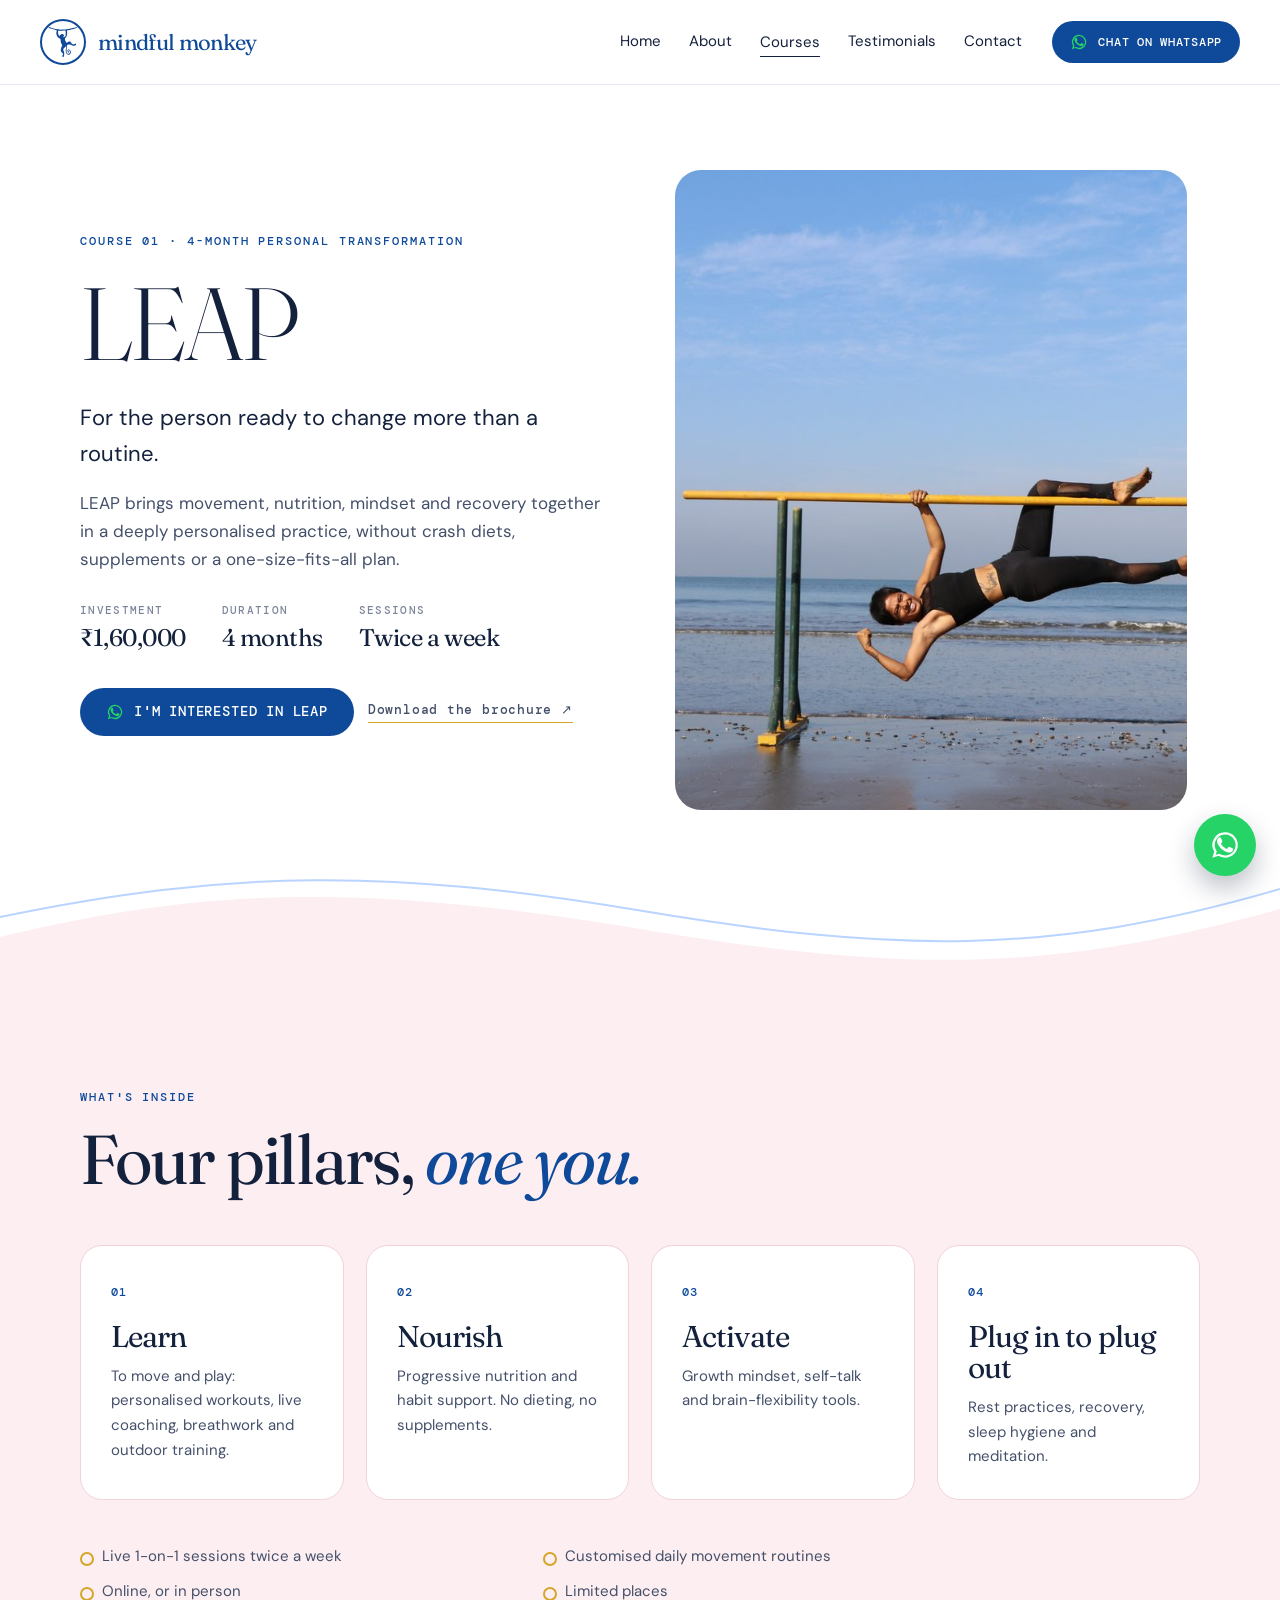
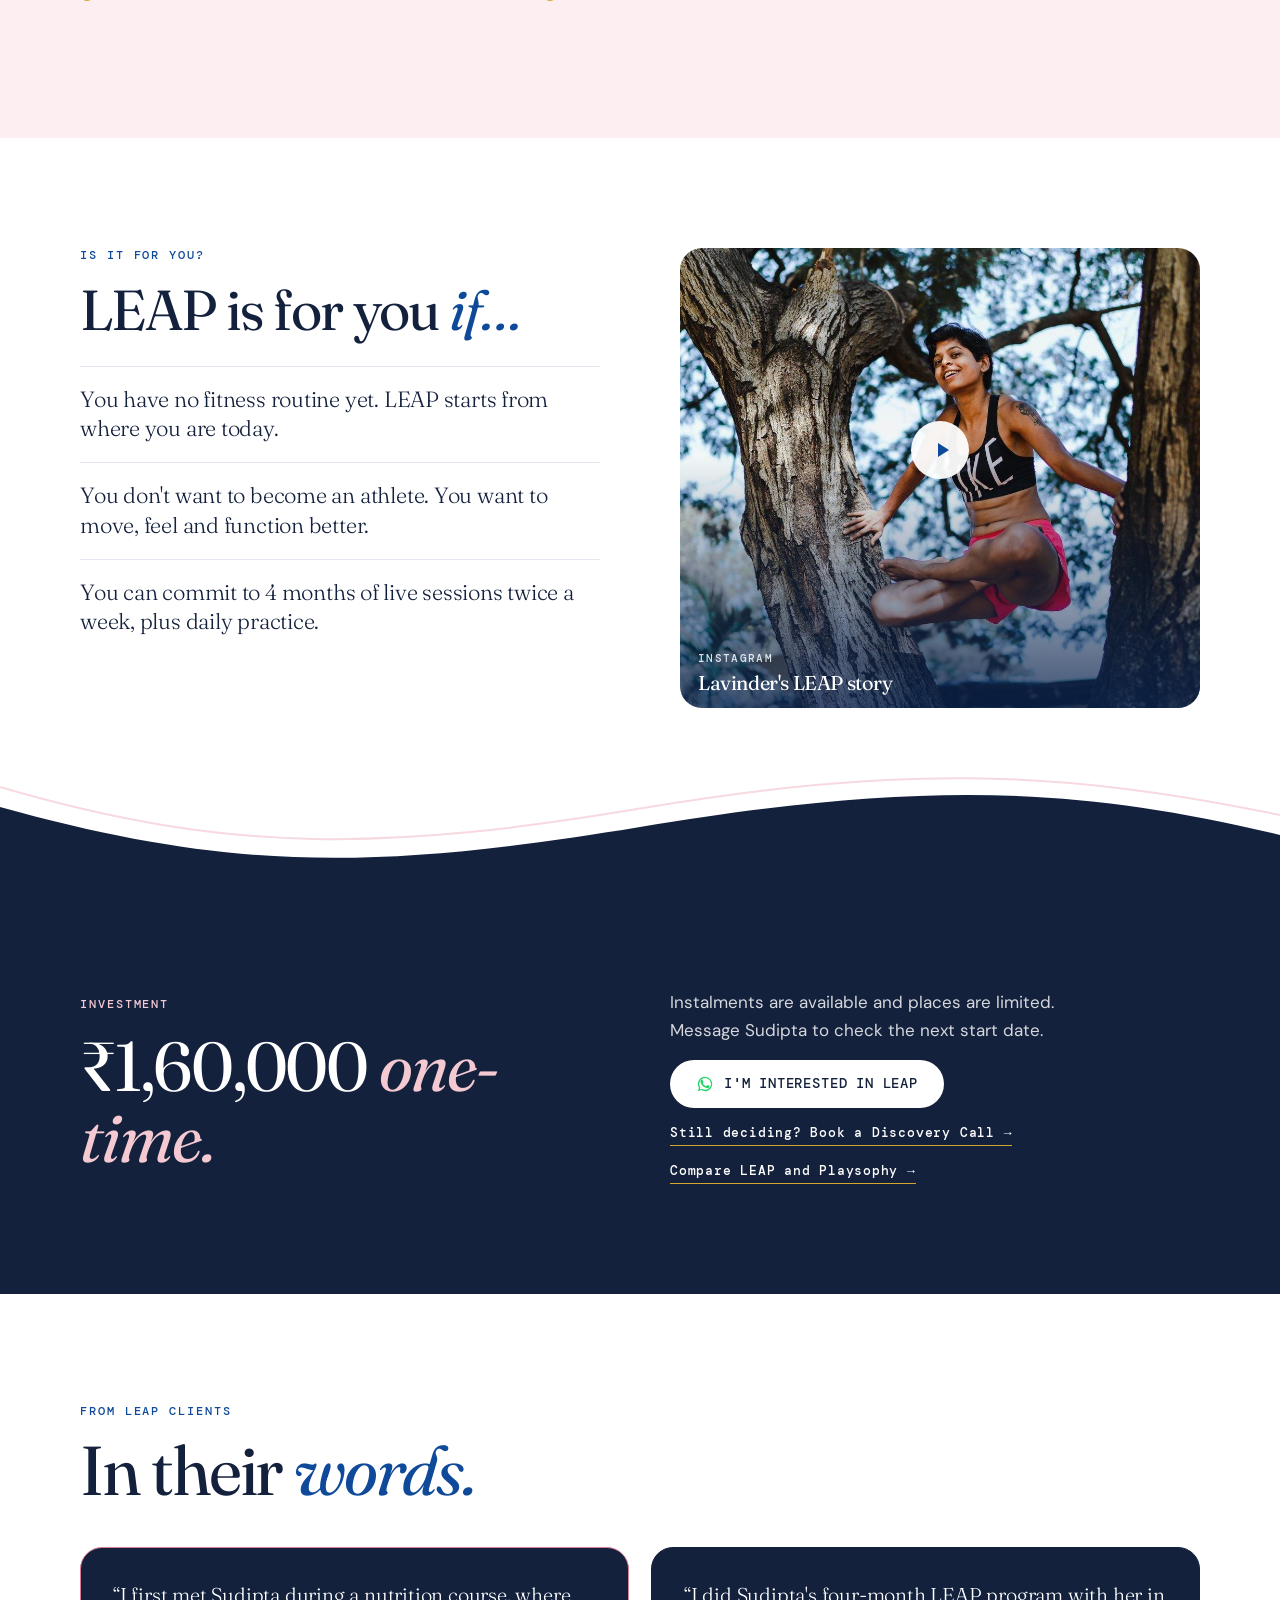
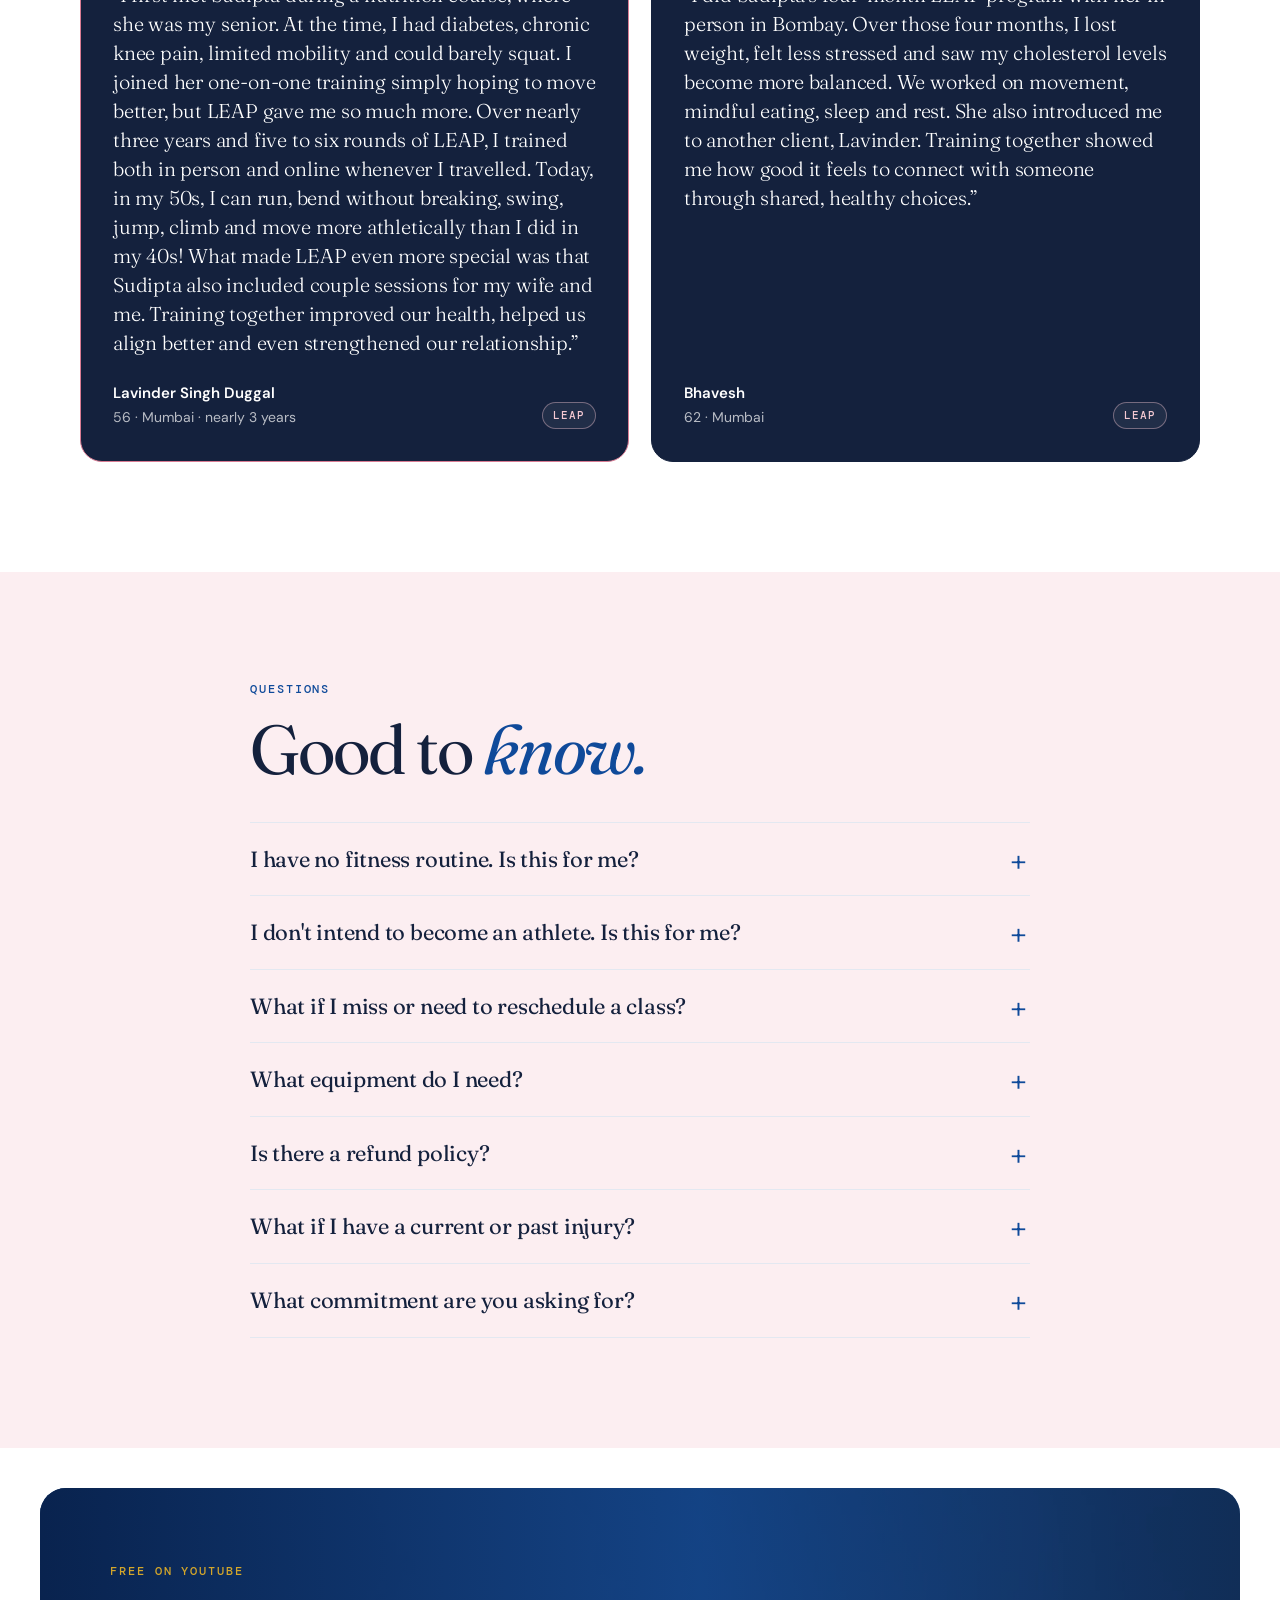
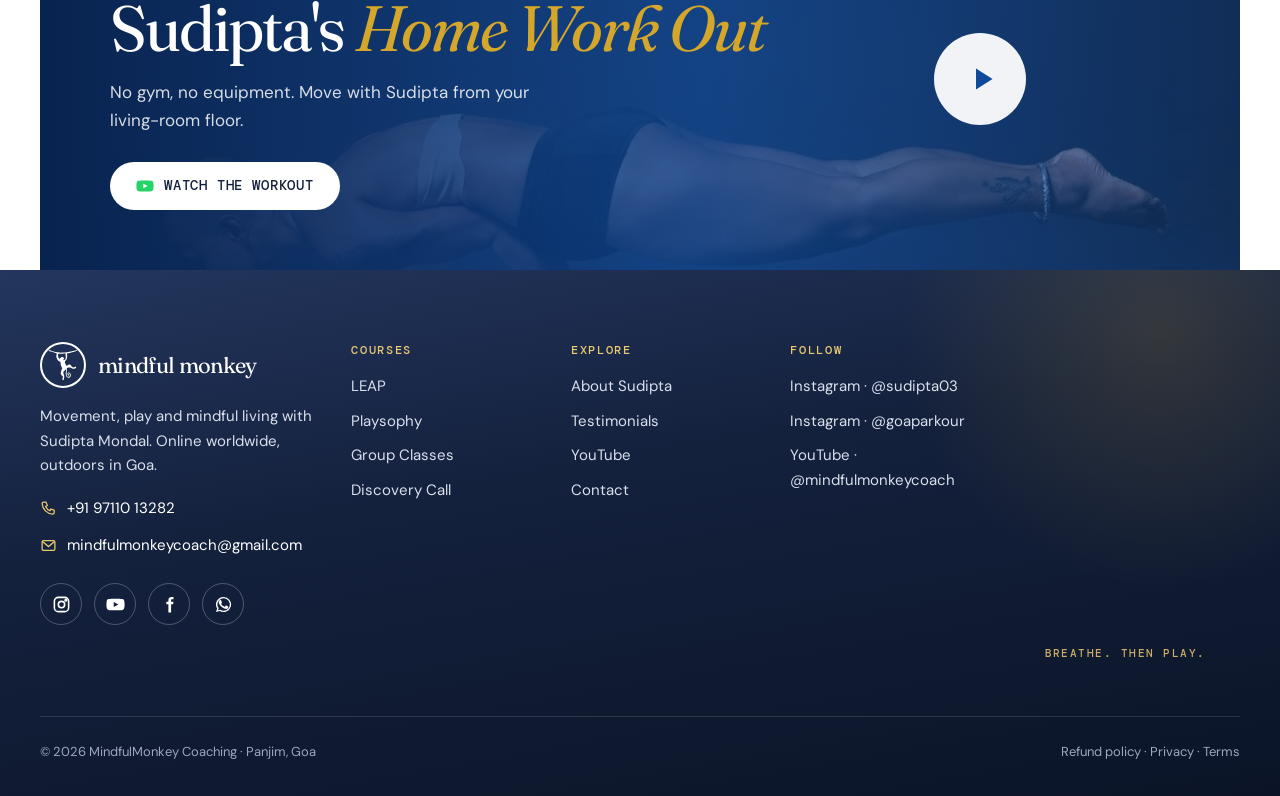
<file: online-coaching/leap.html>
<!doctype html>
<html lang="en">
<head>
<meta charset="utf-8">
<meta name="viewport" content="width=device-width, initial-scale=1">
<title>LEAP · Mindful Monkey</title>
<meta name="description" content="LEAP: a 4-month, fully personal 1-on-1 transformation with Sudipta Mondal. Movement, nutrition, mindset and recovery.">
<meta property="og:title" content="LEAP · Mindful Monkey">
<meta property="og:description" content="LEAP: a 4-month, fully personal 1-on-1 transformation with Sudipta Mondal. Movement, nutrition, mindset and recovery.">
<meta property="og:image" content="https://mindfulmonkeycoach.com/images/hero-storm-jump.jpg">
<meta name="theme-color" content="#0F4A9A">
<link rel="icon" href="../images/logo-blue.jpg">
<link rel="preconnect" href="https://fonts.googleapis.com"><link rel="preconnect" href="https://fonts.gstatic.com" crossorigin>
<link href="https://fonts.googleapis.com/css2?family=DM+Mono:wght@400;500&family=DM+Sans:opsz,wght@9..40,400;9..40,500;9..40,600&family=Fraunces:ital,opsz,wght@0,9..144,300;0,9..144,400;0,9..144,500;1,9..144,300;1,9..144,400&display=swap" rel="stylesheet">
<link rel="stylesheet" href="../css/site.css?v=mwouodaq">
</head>
<body>
<svg width="0" height="0" style="position:absolute" aria-hidden="true"><symbol id="mk" viewBox="0 0 183.0 187.2"><path fill-rule="evenodd" d="M0.4,0.1 0.0,0.5 0.0,1.1 0.6,1.9 1.1,3.5 2.0,4.9 3.0,5.8 4.6,6.6 5.6,6.9 6.5,7.5 9.1,8.1 10.2,8.8 15.0,9.0 16.4,9.4 20.0,9.8 21.6,10.6 23.0,10.9 24.8,11.6 27.0,12.0 28.2,12.8 29.1,12.9 30.5,13.5 32.8,13.9 34.2,15.0 35.8,15.5 37.9,15.8 39.4,16.6 40.9,17.1 41.8,17.8 43.4,18.1 44.4,18.8 49.0,19.4 50.6,20.1 52.1,21.4 52.0,24.2 51.4,26.8 51.0,30.6 50.4,32.4 50.1,35.9 50.1,43.1 50.4,45.6 51.5,47.9 52.2,51.2 53.4,53.5 54.0,54.1 54.5,55.4 55.2,56.4 55.5,57.5 56.1,58.5 56.2,59.4 57.0,60.5 57.4,61.8 58.0,62.8 59.8,64.2 60.2,64.9 60.4,65.5 63.1,67.6 64.0,67.8 64.6,68.1 66.2,69.9 67.9,70.6 69.1,70.9 70.1,71.6 71.5,72.1 73.6,73.9 75.9,76.4 76.9,80.5 76.9,86.5 77.1,87.4 77.2,92.5 77.8,93.9 78.2,96.6 78.9,97.5 79.4,99.8 80.0,100.2 80.4,101.5 81.1,102.2 81.4,103.6 82.0,104.8 82.1,105.6 83.0,106.6 83.4,107.6 84.0,108.1 84.2,109.5 86.1,112.5 86.5,114.1 86.5,115.0 85.9,116.0 85.9,116.5 85.4,117.2 85.1,118.4 84.5,119.0 84.0,120.5 83.4,121.0 82.9,122.6 82.1,123.9 81.9,126.2 81.2,127.5 80.9,129.1 80.4,129.9 80.1,132.4 79.2,134.2 78.9,137.0 78.2,138.1 78.1,141.6 77.5,144.0 77.5,147.4 78.1,150.8 79.1,152.8 81.2,154.9 82.6,157.5 84.0,158.9 86.8,160.9 87.4,161.8 89.2,163.4 91.0,165.9 91.2,167.1 91.0,171.6 90.2,172.9 90.1,174.1 89.4,175.2 89.0,176.6 88.5,177.2 88.2,178.8 87.4,181.2 87.4,183.8 88.2,185.6 89.6,186.8 90.5,187.1 91.8,187.2 94.0,186.6 96.2,184.6 97.2,182.6 97.8,179.8 97.9,176.4 99.0,172.9 99.1,160.1 98.4,158.9 98.1,155.9 97.4,154.6 97.1,153.4 96.2,152.1 95.2,149.2 95.1,148.1 94.4,147.1 94.2,145.9 93.5,144.6 93.5,144.0 93.0,142.6 93.4,138.9 94.0,138.0 94.2,137.0 95.4,134.9 100.8,129.5 101.8,128.1 104.1,126.2 106.5,123.2 108.8,121.8 109.2,121.8 109.6,122.1 109.8,123.0 110.2,123.9 110.2,125.1 111.0,126.5 111.0,127.5 110.5,129.8 110.0,136.8 109.2,138.0 109.0,142.5 108.5,143.9 108.6,149.6 109.2,153.0 109.5,156.8 110.2,159.2 111.2,160.4 111.4,161.2 112.4,163.8 114.0,166.6 115.2,167.8 115.9,168.0 117.5,169.6 120.2,171.6 122.4,172.1 123.4,172.8 128.2,173.2 132.5,171.9 134.0,171.0 137.0,167.5 139.1,164.1 140.1,161.5 140.5,156.0 140.1,153.2 139.2,151.5 139.0,150.1 138.4,149.1 138.0,147.9 137.4,146.9 135.1,144.9 134.1,143.0 133.1,142.0 131.5,141.5 131.1,141.0 130.1,140.8 129.0,139.9 126.6,140.1 123.5,141.1 120.4,144.9 120.2,146.5 119.6,148.0 119.5,150.2 120.1,153.5 121.2,155.5 122.4,156.8 125.5,158.9 128.0,158.8 129.9,157.6 130.6,155.5 130.6,154.2 129.9,153.0 129.0,152.6 127.8,152.5 125.6,151.6 124.1,150.4 123.5,149.4 123.2,148.1 123.6,146.4 125.5,144.9 126.5,144.4 127.9,144.2 129.1,144.8 131.4,146.2 132.9,148.1 133.8,149.9 133.9,150.6 134.4,151.6 135.1,152.4 135.9,154.1 135.9,155.5 135.0,159.8 134.2,161.1 133.9,162.5 132.4,164.4 131.0,165.6 127.1,167.5 125.1,167.8 123.6,167.6 118.6,164.8 117.4,163.5 114.2,157.8 114.0,143.4 114.4,136.0 115.0,134.6 115.0,129.5 115.5,124.5 115.5,120.6 115.0,115.1 116.0,113.9 116.4,112.6 117.5,111.6 121.1,110.9 122.4,110.0 124.5,109.6 125.9,109.0 128.4,108.8 133.0,109.0 135.4,109.8 136.9,109.9 138.4,110.8 139.9,111.0 141.2,111.8 142.2,111.9 143.4,112.5 144.5,112.8 145.4,113.8 146.4,114.0 147.5,114.8 150.0,115.1 152.9,116.6 154.8,116.9 156.2,117.5 161.1,117.6 162.2,117.0 164.0,116.9 165.0,116.5 165.8,115.9 166.9,115.8 167.5,115.1 169.1,114.6 169.5,114.1 171.5,112.8 173.1,110.6 173.1,106.2 172.4,105.1 171.5,104.6 171.1,104.1 168.4,103.9 167.0,104.6 165.2,105.0 164.9,105.5 163.5,106.0 163.0,106.5 161.9,107.0 161.1,107.8 160.4,107.9 159.5,108.4 157.2,108.8 154.1,108.6 152.9,107.8 151.8,107.5 151.1,106.8 150.1,106.5 148.2,104.9 147.4,104.8 146.1,103.8 145.5,102.5 145.1,100.9 142.5,97.9 142.1,96.9 140.8,95.4 139.5,94.6 136.9,91.6 135.8,90.9 133.4,90.8 132.4,90.4 131.6,90.4 131.1,90.6 127.2,91.1 125.0,91.9 123.2,92.9 122.5,93.8 121.8,94.0 121.1,94.8 120.4,95.0 117.6,97.5 115.6,98.5 114.4,98.5 113.9,98.2 112.6,97.0 112.4,96.0 111.5,95.5 110.5,94.5 110.1,92.8 108.5,90.8 108.1,89.6 107.4,88.9 105.5,85.1 105.2,83.1 104.5,81.8 104.1,79.4 103.5,78.1 103.4,75.4 103.5,74.0 104.1,72.8 104.5,70.9 105.5,69.4 106.2,68.8 106.5,67.9 108.0,66.0 108.2,64.8 111.0,62.5 112.1,60.1 112.9,59.5 114.0,57.5 114.4,55.4 115.1,54.2 115.4,52.9 116.1,51.6 116.4,48.9 117.0,47.6 117.2,46.4 117.4,30.8 116.2,26.9 116.4,22.1 117.1,21.2 118.2,20.9 121.1,20.6 122.8,20.0 125.2,19.5 128.2,19.5 130.5,18.8 132.8,18.5 134.0,18.0 136.9,17.8 138.2,16.9 139.9,16.6 141.5,15.9 144.8,15.5 146.2,14.8 148.2,14.5 149.4,14.0 151.6,13.6 152.8,13.0 154.9,12.5 156.4,11.8 161.6,10.8 163.1,9.9 165.0,9.8 166.2,9.0 167.9,8.8 168.9,8.0 170.9,7.6 171.6,7.1 173.5,6.8 174.6,6.1 176.5,5.9 179.4,3.8 181.6,3.5 182.8,2.5 183.0,1.9 182.9,1.2 181.5,0.6 179.5,0.5 178.2,0.6 176.0,1.6 171.2,1.9 170.1,2.5 167.2,2.9 165.9,3.6 163.2,3.9 161.4,4.8 158.1,5.0 154.5,5.9 152.1,6.9 145.5,7.9 143.5,8.6 140.8,8.9 138.9,9.6 136.2,10.0 134.2,10.9 131.4,11.1 130.5,11.6 128.2,12.1 126.5,12.1 124.8,12.6 120.0,13.1 118.2,13.6 111.0,14.0 107.4,14.9 98.9,15.6 92.1,15.6 83.4,16.0 80.0,16.4 71.9,15.6 69.9,15.2 66.5,15.1 65.0,14.6 62.8,14.5 61.2,14.0 54.2,13.6 49.9,13.0 45.6,12.8 43.5,11.9 40.4,11.4 38.9,10.6 37.2,10.5 36.1,9.9 34.1,9.8 30.5,8.9 28.9,7.9 24.9,6.8 23.5,5.9 22.1,5.6 20.9,4.9 18.5,4.5 17.6,4.0 15.4,3.5 12.0,2.1 8.8,1.6 7.6,1.0 5.4,0.8 3.4,0.0ZM106.9,22.5 107.2,23.0 107.5,24.5 107.4,27.8 108.1,30.6 108.2,46.8 107.1,55.5 106.2,57.1 102.1,60.6 101.4,60.9 100.6,61.9 99.5,62.5 98.6,62.6 96.9,63.4 94.6,63.2 94.0,62.8 93.9,61.4 94.1,61.0 94.1,59.1 94.4,58.4 95.1,57.1 95.9,56.6 96.2,55.9 97.1,55.1 98.1,53.5 98.2,50.9 98.0,49.1 97.0,47.9 92.5,46.8 91.1,45.9 90.1,45.6 89.6,45.0 88.6,44.5 88.0,43.9 86.8,43.8 85.9,43.4 82.5,43.0 81.4,43.6 80.1,44.9 79.0,46.6 78.2,47.2 76.4,49.6 75.0,50.5 72.5,50.9 71.4,51.5 70.5,53.2 70.4,54.6 70.9,55.1 71.1,56.2 72.0,57.6 73.5,58.6 73.8,59.2 74.4,59.8 74.2,60.0 73.8,60.0 72.4,59.4 71.6,58.6 71.0,58.4 66.2,53.6 65.4,52.2 65.0,51.0 64.4,50.2 64.1,48.8 63.1,47.2 62.6,47.0 62.0,46.1 61.8,43.0 61.2,41.2 61.1,36.9 60.6,33.1 60.6,31.8 60.9,31.2 60.6,26.6 61.4,24.1 62.2,23.0 62.9,22.8 72.2,23.0 86.9,23.0 97.0,22.6 98.4,22.0 100.2,22.4 106.0,22.1Z"/></symbol></svg><header class="site-header"><div class="wrap">
<a class="brand" href="../index.html" aria-label="Mindful Monkey home"><span class="badge"><svg viewBox="0 0 183 187.2" aria-hidden="true"><use href="#mk"/></svg></span> mindful monkey</a>
<nav class="links" aria-label="Main">
<a href="../index.html">Home</a><a href="../about.html">About</a>
<span class="has-sub"><a href="../courses.html" class="on">Courses</a><span class="sub">
<a href="../online-coaching/leap.html">LEAP · 1-on-1</a><a href="../online-coaching/playsophy.html">Playsophy · women only</a><a href="../group-classes.html">Group Classes · Goa</a><a href="../discovery.html">Discovery Call</a><a href="../courses.html#upcoming">Bootcamps, retreats &amp; workshops</a><a href="../online-coaching/compare.html">Compare LEAP and Playsophy</a></span></span>
<a href="../testimonials.html">Testimonials</a><a href="../contact.html">Contact</a>
</nav>
<a class="btn btn-blue hdr-cta" href="https://wa.me/919711013282?text=Hi%20I%20am%20interested%20in%20LEAP" target="_blank" rel="noopener"><svg viewBox="0 0 24 24" fill="currentColor" aria-hidden="true"><path d="M17.47 14.38c-.3-.15-1.76-.87-2.04-.97-.27-.1-.47-.15-.67.15-.2.3-.77.97-.94 1.17-.17.2-.35.22-.65.07-.3-.15-1.25-.46-2.38-1.47-.88-.78-1.47-1.75-1.65-2.05-.17-.3-.02-.46.13-.61.13-.13.3-.35.45-.52.15-.17.2-.3.3-.5.1-.2.05-.37-.02-.52-.07-.15-.67-1.62-.92-2.22-.24-.58-.49-.5-.67-.51h-.57c-.2 0-.52.07-.79.37-.27.3-1.04 1.02-1.04 2.48s1.07 2.87 1.22 3.07c.15.2 2.1 3.2 5.08 4.49.71.31 1.26.49 1.69.63.71.23 1.36.2 1.87.12.57-.08 1.76-.72 2.01-1.42.25-.7.25-1.3.17-1.42-.07-.13-.27-.2-.57-.35zM12.04 2.5a9.5 9.5 0 0 0-8.1 14.5L2.5 21.5l4.63-1.4a9.5 9.5 0 1 0 4.9-17.6zm0 17.3a7.78 7.78 0 0 1-3.97-1.08l-.28-.17-2.75.84.82-2.68-.18-.28a7.83 7.83 0 1 1 6.36 3.37z"/></svg> Chat on WhatsApp</a>
<button class="menu-btn" aria-label="Open menu" aria-expanded="false"><span></span><span></span><span></span></button>
</div></header>
<a class="wa-float" href="https://wa.me/919711013282?text=Hi%20I%20am%20interested%20in%20LEAP" target="_blank" rel="noopener" aria-label="Chat with Sudipta on WhatsApp"><svg viewBox="0 0 24 24" fill="currentColor" aria-hidden="true"><path d="M17.47 14.38c-.3-.15-1.76-.87-2.04-.97-.27-.1-.47-.15-.67.15-.2.3-.77.97-.94 1.17-.17.2-.35.22-.65.07-.3-.15-1.25-.46-2.38-1.47-.88-.78-1.47-1.75-1.65-2.05-.17-.3-.02-.46.13-.61.13-.13.3-.35.45-.52.15-.17.2-.3.3-.5.1-.2.05-.37-.02-.52-.07-.15-.67-1.62-.92-2.22-.24-.58-.49-.5-.67-.51h-.57c-.2 0-.52.07-.79.37-.27.3-1.04 1.02-1.04 2.48s1.07 2.87 1.22 3.07c.15.2 2.1 3.2 5.08 4.49.71.31 1.26.49 1.69.63.71.23 1.36.2 1.87.12.57-.08 1.76-.72 2.01-1.42.25-.7.25-1.3.17-1.42-.07-.13-.27-.2-.57-.35zM12.04 2.5a9.5 9.5 0 0 0-8.1 14.5L2.5 21.5l4.63-1.4a9.5 9.5 0 1 0 4.9-17.6zm0 17.3a7.78 7.78 0 0 1-3.97-1.08l-.28-.17-2.75.84.82-2.68-.18-.28a7.83 7.83 0 1 1 6.36 3.37z"/></svg></a>
<main>

<section class="phero"><div class="wrap grid">
<div><p class="eyebrow">Course 01 · 4-month personal transformation</p><h1>LEAP</h1>
<p class="lede" style="font-size:22px;color:var(--brown)">For the person ready to change more than a routine.</p>
<p style="margin-top:16px;max-width:560px">LEAP brings movement, nutrition, mindset and recovery together in a deeply personalised practice, without crash diets, supplements or a one-size-fits-all plan.</p>
<div class="meta"><div><span>Investment</span><b><span data-inr="160000">₹1,60,000</span></b></div><div><span>Duration</span><b>4 months</b></div><div><span>Sessions</span><b>Twice a week</b></div></div>
<div class="row-btns"><a class="btn btn-blue" href="https://wa.me/919711013282?text=Hi%20I%20am%20interested%20in%20LEAP" target="_blank" rel="noopener"><svg viewBox="0 0 24 24" fill="currentColor" aria-hidden="true"><path d="M17.47 14.38c-.3-.15-1.76-.87-2.04-.97-.27-.1-.47-.15-.67.15-.2.3-.77.97-.94 1.17-.17.2-.35.22-.65.07-.3-.15-1.25-.46-2.38-1.47-.88-.78-1.47-1.75-1.65-2.05-.17-.3-.02-.46.13-.61.13-.13.3-.35.45-.52.15-.17.2-.3.3-.5.1-.2.05-.37-.02-.52-.07-.15-.67-1.62-.92-2.22-.24-.58-.49-.5-.67-.51h-.57c-.2 0-.52.07-.79.37-.27.3-1.04 1.02-1.04 2.48s1.07 2.87 1.22 3.07c.15.2 2.1 3.2 5.08 4.49.71.31 1.26.49 1.69.63.71.23 1.36.2 1.87.12.57-.08 1.76-.72 2.01-1.42.25-.7.25-1.3.17-1.42-.07-.13-.27-.2-.57-.35zM12.04 2.5a9.5 9.5 0 0 0-8.1 14.5L2.5 21.5l4.63-1.4a9.5 9.5 0 1 0 4.9-17.6zm0 17.3a7.78 7.78 0 0 1-3.97-1.08l-.28-.17-2.75.84.82-2.68-.18-.28a7.83 7.83 0 1 1 6.36 3.37z"/></svg> I'm interested in LEAP</a><a class="text-link" href="https://drive.google.com/file/d/1jgNdTohze5hF_YPNC79KZZsPAYCUX4jS/view?usp=sharing" target="_blank" rel="noopener">Download the brochure ↗</a></div>
<p class="fx-note"></p></div>
<div class="im"><img src="../images/leap-back-lever.jpg" alt="Sudipta holding a back lever on beach bars"></div>
</div></section>

<section class="sec bg-blush wave-top"><svg class="wave" viewBox="0 0 1440 150" preserveAspectRatio="none" aria-hidden="true"><path d="M0 95 C 240 30 420 30 720 85 S 1180 140 1440 60 L1440 150 L0 150Z" fill="#FCEEF1"/><path d="M0 70 C 260 10 440 10 720 62 S 1180 120 1440 35" fill="none" stroke="#9CC2FF" stroke-width="2" opacity=".7" vector-effect="non-scaling-stroke"/></svg><div class="wrap">
<p class="eyebrow">What's inside</p><h2 class="h2" style="margin:18px 0 50px">Four pillars, <em>one you.</em></h2>
<div class="igrid"><div class="rv"><span>01</span><h3>Learn</h3><p>To move and play: personalised workouts, live coaching, breathwork and outdoor training.</p></div>
<div class="rv"><span>02</span><h3>Nourish</h3><p>Progressive nutrition and habit support. No dieting, no supplements.</p></div>
<div class="rv"><span>03</span><h3>Activate</h3><p>Growth mindset, self-talk and brain-flexibility tools.</p></div>
<div class="rv"><span>04</span><h3>Plug in to plug out</h3><p>Rest practices, recovery, sleep hygiene and meditation.</p></div></div>
<ul class="dots" style="margin-top:44px;max-width:900px"><li>Live 1-on-1 sessions twice a week</li><li>Customised daily movement routines</li><li>Online, or in person</li><li>Limited places</li></ul>
</div></section>
<section class="sec fit"><div class="wrap">
<div class="rv"><p class="eyebrow">Is it for you?</p><h2 class="h2" style="font-size:clamp(38px,4.4vw,58px);margin-top:18px">LEAP is for you <em>if…</em></h2>
<ul class="big"><li>You have no fitness routine yet. LEAP starts from where you are today.</li><li>You don't want to become an athlete. You want to move, feel and function better.</li><li>You can commit to 4 months of live sessions twice a week, plus daily practice.</li></ul></div>
<a class="vid rv" href="https://www.instagram.com/reels/DRMgsxzCBZq/" target="_blank" rel="noopener" style="aspect-ratio:auto;height:460px;border-radius:22px"><img loading="lazy" decoding="async" src="../images/leap-tree-smile.jpg" alt=""><span class="play"><svg viewBox="0 0 24 24" fill="currentColor" aria-hidden="true"><path d="M8 5v14l11-7z"/></svg></span><div class="cap"><small>Instagram</small>Lavinder's LEAP story</div></a>
</div></section>
<section class="sec bg-brown wave-top"><svg class="wave" viewBox="0 0 1440 150" preserveAspectRatio="none" aria-hidden="true" style="transform:scaleX(-1)"><path d="M0 95 C 240 30 420 30 720 85 S 1180 140 1440 60 L1440 150 L0 150Z" fill="#14213D"/><path d="M0 70 C 260 10 440 10 720 62 S 1180 120 1440 35" fill="none" stroke="#F4C9D2" stroke-width="2" opacity=".7" vector-effect="non-scaling-stroke"/></svg><div class="wrap pbox">
<div class="rv"><p class="eyebrow">Investment</p><h2 class="h2" style="margin-top:18px"><span data-inr="160000">₹1,60,000</span> <em>one-time.</em></h2></div>
<div class="rv" style="display:flex;flex-direction:column;gap:16px;align-items:flex-start">
<p style="color:rgba(255,255,255,.82);max-width:440px">Instalments are available and places are limited. Message Sudipta to check the next start date.</p>
<a class="btn btn-white" href="https://wa.me/919711013282?text=Hi%20I%20am%20interested%20in%20LEAP" target="_blank" rel="noopener"><svg viewBox="0 0 24 24" fill="currentColor" aria-hidden="true"><path d="M17.47 14.38c-.3-.15-1.76-.87-2.04-.97-.27-.1-.47-.15-.67.15-.2.3-.77.97-.94 1.17-.17.2-.35.22-.65.07-.3-.15-1.25-.46-2.38-1.47-.88-.78-1.47-1.75-1.65-2.05-.17-.3-.02-.46.13-.61.13-.13.3-.35.45-.52.15-.17.2-.3.3-.5.1-.2.05-.37-.02-.52-.07-.15-.67-1.62-.92-2.22-.24-.58-.49-.5-.67-.51h-.57c-.2 0-.52.07-.79.37-.27.3-1.04 1.02-1.04 2.48s1.07 2.87 1.22 3.07c.15.2 2.1 3.2 5.08 4.49.71.31 1.26.49 1.69.63.71.23 1.36.2 1.87.12.57-.08 1.76-.72 2.01-1.42.25-.7.25-1.3.17-1.42-.07-.13-.27-.2-.57-.35zM12.04 2.5a9.5 9.5 0 0 0-8.1 14.5L2.5 21.5l4.63-1.4a9.5 9.5 0 1 0 4.9-17.6zm0 17.3a7.78 7.78 0 0 1-3.97-1.08l-.28-.17-2.75.84.82-2.68-.18-.28a7.83 7.83 0 1 1 6.36 3.37z"/></svg> I'm interested in LEAP</a>
<a class="text-link" href="../discovery.html" style="color:#fff">Still deciding? Book a Discovery Call →</a><a class="text-link" href="compare.html" style="color:#fff">Compare LEAP and Playsophy →</a></div></div></section>
<section class="sec"><div class="wrap">
<p class="eyebrow" style="margin-bottom:16px">From LEAP clients</p><h2 class="h2" style="margin-bottom:40px">In their <em>words.</em></h2>
<div class="tgrid g2"><div class="t hl rv"><q>“I first met Sudipta during a nutrition course, where she was my senior. At the time, I had diabetes, chronic knee pain, limited mobility and could barely squat. I joined her one-on-one training simply hoping to move better, but LEAP gave me so much more. Over nearly three years and five to six rounds of LEAP, I trained both in person and online whenever I travelled. Today, in my 50s, I can run, bend without breaking, swing, jump, climb and move more athletically than I did in my 40s! What made LEAP even more special was that Sudipta also included couple sessions for my wife and me. Training together improved our health, helped us align better and even strengthened our relationship.”</q><div class="who"><div><b>Lavinder Singh Duggal</b>56 · Mumbai · nearly 3 years</div><span class="c">LEAP</span></div></div><div class="t rv"><q>“I did Sudipta's four-month LEAP program with her in person in Bombay. Over those four months, I lost weight, felt less stressed and saw my cholesterol levels become more balanced. We worked on movement, mindful eating, sleep and rest. She also introduced me to another client, Lavinder. Training together showed me how good it feels to connect with someone through shared, healthy choices.”</q><div class="who"><div><b>Bhavesh</b>62 · Mumbai</div><span class="c">LEAP</span></div></div></div>
</div></section>
<section class="sec bg-blush"><div class="wrap narrow">
<p class="eyebrow" style="margin-bottom:16px">Questions</p><h2 class="h2" style="margin-bottom:36px">Good to <em>know.</em></h2>
<details class="faq"><summary>I have no fitness routine. Is this for me?</summary><p>Yes. LEAP is built around where you are today, not where you think you should be.</p></details>
<details class="faq"><summary>I don't intend to become an athlete. Is this for me?</summary><p>Yes. Most clients simply want to move, feel and function better in everyday life.</p></details>
<details class="faq"><summary>What if I miss or need to reschedule a class?</summary><p>Give at least 12 hours' notice. See the <a href="../refund-policy.html" style="color:var(--blue)">refund and cancellation policy</a> for full details.</p></details>
<details class="faq"><summary>What equipment do I need?</summary><p>Very little. Sudipta will tell you exactly what you need for your setup during onboarding.</p></details>
<details class="faq"><summary>Is there a refund policy?</summary><p>Fees are non-refundable once a programme begins.</p></details>
<details class="faq"><summary>What if I have a current or past injury?</summary><p>Tell Sudipta upfront. The programme is adapted around your injury history.</p></details>
<details class="faq"><summary>What commitment are you asking for?</summary><p>Four months of live 1-on-1 sessions twice a week, plus daily movement and nutrition practice.</p></details>
</div></section><section class="workout"><div class="wrap" style="max-width:1360px">
<a class="banner" href="https://www.youtube.com/watch?v=d_9e7xTF6Dw" target="_blank" rel="noopener" data-yt="d_9e7xTF6Dw"><img loading="lazy" decoding="async" src="../images/about-plank.jpg" alt="Sudipta holding a plank on paralettes"><div class="inner">
<p class="eyebrow" style="margin-bottom:16px">Free on YouTube</p>
<h2>Sudipta's <em>Home Work Out</em></h2>
<p>No gym, no equipment. Move with Sudipta from your living-room floor.</p>
<span class="btn btn-white"><svg viewBox="0 0 24 24" fill="currentColor" aria-hidden="true"><path d="M23 7.2a3 3 0 0 0-2.1-2.1C19 4.6 12 4.6 12 4.6s-7 0-8.9.5A3 3 0 0 0 1 7.2 31 31 0 0 0 .5 12 31 31 0 0 0 1 16.8a3 3 0 0 0 2.1 2.1c1.9.5 8.9.5 8.9.5s7 0 8.9-.5a3 3 0 0 0 2.1-2.1 31 31 0 0 0 .5-4.8 31 31 0 0 0-.5-4.8ZM9.8 15.1V8.9L15.6 12l-5.8 3.1Z"/></svg> Watch the workout</span></div><span class="play"><svg viewBox="0 0 24 24" fill="currentColor" aria-hidden="true"><path d="M8 5v14l11-7z"/></svg></span></a>
</div></section>
</main>
<footer class="site-footer"><div class="wrap" style="max-width:1360px"><div class="fcols">
<div><a class="brand" href="../index.html"><span class="badge"><svg viewBox="0 0 183 187.2" aria-hidden="true"><use href="#mk"/></svg></span> mindful monkey</a><p style="font-size:15px;max-width:300px">Movement, play and mindful living with Sudipta Mondal. Online worldwide, outdoors in Goa.</p>
<ul class="fcontact"><li><a href="tel:+919711013282"><svg viewBox="0 0 24 24" fill="none" stroke="currentColor" stroke-width="1.8" aria-hidden="true"><path d="M5 3h3.5l1.8 4.6-2.3 1.5a11 11 0 0 0 6 6l1.5-2.3L20 14.5V18a2 2 0 0 1-2 2A16 16 0 0 1 3 5a2 2 0 0 1 2-2Z"/></svg>+91 97110 13282</a></li>
<li><a href="mailto:mindfulmonkeycoach@gmail.com"><svg viewBox="0 0 24 24" fill="none" stroke="currentColor" stroke-width="1.8" aria-hidden="true"><rect x="3" y="5" width="18" height="14" rx="2"/><path d="m3.5 6.5 8.5 7 8.5-7"/></svg>mindfulmonkeycoach@gmail.com</a></li></ul>
<div class="soc"><a href="https://www.instagram.com/sudipta03/" target="_blank" rel="noopener" aria-label="Instagram"><svg viewBox="0 0 24 24" fill="none" stroke="currentColor" stroke-width="2" aria-hidden="true"><rect x="3" y="3" width="18" height="18" rx="5"/><circle cx="12" cy="12" r="4"/><circle cx="17.5" cy="6.5" r="1" fill="currentColor"/></svg></a><a href="https://www.youtube.com/@mindfulmonkeycoach" target="_blank" rel="noopener" aria-label="YouTube"><svg viewBox="0 0 24 24" fill="currentColor" aria-hidden="true"><path d="M23 7.2a3 3 0 0 0-2.1-2.1C19 4.6 12 4.6 12 4.6s-7 0-8.9.5A3 3 0 0 0 1 7.2 31 31 0 0 0 .5 12 31 31 0 0 0 1 16.8a3 3 0 0 0 2.1 2.1c1.9.5 8.9.5 8.9.5s7 0 8.9-.5a3 3 0 0 0 2.1-2.1 31 31 0 0 0 .5-4.8 31 31 0 0 0-.5-4.8ZM9.8 15.1V8.9L15.6 12l-5.8 3.1Z"/></svg></a><a href="https://www.facebook.com/sudiptababycool/" target="_blank" rel="noopener" aria-label="Facebook"><svg viewBox="0 0 24 24" fill="currentColor" aria-hidden="true"><path d="M14 8.5V6.8c0-.8.2-1.3 1.4-1.3H17V2.6c-.3 0-1.3-.1-2.4-.1-2.4 0-4 1.5-4 4.1v1.9H8v3.2h2.6V22H14v-10.3h2.6l.4-3.2H14Z"/></svg></a><a href="https://wa.me/919711013282?text=Hi%20Sudipta" target="_blank" rel="noopener" aria-label="WhatsApp"><svg viewBox="0 0 24 24" fill="currentColor" aria-hidden="true"><path d="M17.47 14.38c-.3-.15-1.76-.87-2.04-.97-.27-.1-.47-.15-.67.15-.2.3-.77.97-.94 1.17-.17.2-.35.22-.65.07-.3-.15-1.25-.46-2.38-1.47-.88-.78-1.47-1.75-1.65-2.05-.17-.3-.02-.46.13-.61.13-.13.3-.35.45-.52.15-.17.2-.3.3-.5.1-.2.05-.37-.02-.52-.07-.15-.67-1.62-.92-2.22-.24-.58-.49-.5-.67-.51h-.57c-.2 0-.52.07-.79.37-.27.3-1.04 1.02-1.04 2.48s1.07 2.87 1.22 3.07c.15.2 2.1 3.2 5.08 4.49.71.31 1.26.49 1.69.63.71.23 1.36.2 1.87.12.57-.08 1.76-.72 2.01-1.42.25-.7.25-1.3.17-1.42-.07-.13-.27-.2-.57-.35zM12.04 2.5a9.5 9.5 0 0 0-8.1 14.5L2.5 21.5l4.63-1.4a9.5 9.5 0 1 0 4.9-17.6zm0 17.3a7.78 7.78 0 0 1-3.97-1.08l-.28-.17-2.75.84.82-2.68-.18-.28a7.83 7.83 0 1 1 6.36 3.37z"/></svg></a></div></div>
<div><h4>Courses</h4><ul><li><a href="../online-coaching/leap.html">LEAP</a></li><li><a href="../online-coaching/playsophy.html">Playsophy</a></li><li><a href="../group-classes.html">Group Classes</a></li><li><a href="../discovery.html">Discovery Call</a></li></ul></div>
<div><h4>Explore</h4><ul><li><a href="../about.html">About Sudipta</a></li><li><a href="../testimonials.html">Testimonials</a></li><li><a href="https://www.youtube.com/@mindfulmonkeycoach" target="_blank" rel="noopener">YouTube</a></li><li><a href="../contact.html">Contact</a></li></ul></div>
<div><h4>Follow</h4><ul><li><a href="https://www.instagram.com/sudipta03/" target="_blank" rel="noopener">Instagram · @sudipta03</a></li><li><a href="https://www.instagram.com/goaparkour/" target="_blank" rel="noopener">Instagram · @goaparkour</a></li><li><a href="https://www.youtube.com/@mindfulmonkeycoach" target="_blank" rel="noopener">YouTube · @mindfulmonkeycoach</a></li></ul></div>
<div class="mk-foot"><svg viewBox="-39.7 -72.4 79.4 118.6" aria-hidden="true"><path d="M6.0 2.0L2.0 3.5" stroke="#D4A62A" stroke-width="6.0" stroke-linecap="round" fill="none"/><path d="M2.0 3.5L-2.0 5.1" stroke="#D4A62A" stroke-width="5.9" stroke-linecap="round" fill="none"/><path d="M-2.0 5.1L-6.0 6.8" stroke="#D4A62A" stroke-width="5.9" stroke-linecap="round" fill="none"/><path d="M-6.0 6.8L-9.8 8.7" stroke="#D4A62A" stroke-width="5.8" stroke-linecap="round" fill="none"/><path d="M-9.8 8.7L-13.6 10.8" stroke="#D4A62A" stroke-width="5.8" stroke-linecap="round" fill="none"/><path d="M-13.6 10.8L-17.1 13.3" stroke="#D4A62A" stroke-width="5.7" stroke-linecap="round" fill="none"/><path d="M-17.1 13.3L-20.3 16.2" stroke="#D4A62A" stroke-width="5.7" stroke-linecap="round" fill="none"/><path d="M-20.3 16.2L-22.9 19.6" stroke="#D4A62A" stroke-width="5.6" stroke-linecap="round" fill="none"/><path d="M-22.9 19.6L-24.8 23.5" stroke="#D4A62A" stroke-width="5.6" stroke-linecap="round" fill="none"/><path d="M-24.8 23.5L-25.5 27.7" stroke="#D4A62A" stroke-width="5.5" stroke-linecap="round" fill="none"/><path d="M-25.5 27.7L-24.8 31.9" stroke="#D4A62A" stroke-width="5.5" stroke-linecap="round" fill="none"/><path d="M-24.8 31.9L-22.4 35.5" stroke="#D4A62A" stroke-width="5.4" stroke-linecap="round" fill="none"/><path d="M-22.4 35.5L-18.6 37.6" stroke="#D4A62A" stroke-width="5.3" stroke-linecap="round" fill="none"/><path d="M-18.6 37.6L-14.3 37.2" stroke="#D4A62A" stroke-width="5.3" stroke-linecap="round" fill="none"/><path d="M-14.3 37.2L-11.2 34.2" stroke="#D4A62A" stroke-width="5.2" stroke-linecap="round" fill="none"/><path d="M-11.2 34.2L-11.2 29.9" stroke="#D4A62A" stroke-width="5.2" stroke-linecap="round" fill="none"/><path d="M-11.2 29.9L-14.5 27.1" stroke="#D4A62A" stroke-width="5.1" stroke-linecap="round" fill="none"/><path d="M-14.5 27.1L-18.5 28.5" stroke="#D4A62A" stroke-width="5.1" stroke-linecap="round" fill="none"/><path d="M-18.5 28.5L-19.0 32.7" stroke="#D4A62A" stroke-width="5.0" stroke-linecap="round" fill="none"/><path d="M-19.0 32.7L-15.1 34.5" stroke="#D4A62A" stroke-width="5.0" stroke-linecap="round" fill="none"/><path d="M-15.1 34.5L-12.8 30.8" stroke="#D4A62A" stroke-width="4.9" stroke-linecap="round" fill="none"/><path d="M-12.8 30.8L-16.4 28.5" stroke="#D4A62A" stroke-width="4.8" stroke-linecap="round" fill="none"/><path d="M-16.4 28.5L-18.2 32.4" stroke="#D4A62A" stroke-width="4.8" stroke-linecap="round" fill="none"/><path d="M-18.2 32.4L-13.9 32.9" stroke="#D4A62A" stroke-width="4.7" stroke-linecap="round" fill="none"/><path d="M6.0 2.0L2.0 3.5" stroke="#101B33" stroke-width="3.0" stroke-linecap="round" fill="none"/><path d="M2.0 3.5L-2.0 5.1" stroke="#101B33" stroke-width="2.9" stroke-linecap="round" fill="none"/><path d="M-2.0 5.1L-6.0 6.8" stroke="#101B33" stroke-width="2.9" stroke-linecap="round" fill="none"/><path d="M-6.0 6.8L-9.8 8.7" stroke="#101B33" stroke-width="2.8" stroke-linecap="round" fill="none"/><path d="M-9.8 8.7L-13.6 10.8" stroke="#101B33" stroke-width="2.8" stroke-linecap="round" fill="none"/><path d="M-13.6 10.8L-17.1 13.3" stroke="#101B33" stroke-width="2.7" stroke-linecap="round" fill="none"/><path d="M-17.1 13.3L-20.3 16.2" stroke="#101B33" stroke-width="2.7" stroke-linecap="round" fill="none"/><path d="M-20.3 16.2L-22.9 19.6" stroke="#101B33" stroke-width="2.6" stroke-linecap="round" fill="none"/><path d="M-22.9 19.6L-24.8 23.5" stroke="#101B33" stroke-width="2.6" stroke-linecap="round" fill="none"/><path d="M-24.8 23.5L-25.5 27.7" stroke="#101B33" stroke-width="2.5" stroke-linecap="round" fill="none"/><path d="M-25.5 27.7L-24.8 31.9" stroke="#101B33" stroke-width="2.5" stroke-linecap="round" fill="none"/><path d="M-24.8 31.9L-22.4 35.5" stroke="#101B33" stroke-width="2.4" stroke-linecap="round" fill="none"/><path d="M-22.4 35.5L-18.6 37.6" stroke="#101B33" stroke-width="2.3" stroke-linecap="round" fill="none"/><path d="M-18.6 37.6L-14.3 37.2" stroke="#101B33" stroke-width="2.3" stroke-linecap="round" fill="none"/><path d="M-14.3 37.2L-11.2 34.2" stroke="#101B33" stroke-width="2.2" stroke-linecap="round" fill="none"/><path d="M-11.2 34.2L-11.2 29.9" stroke="#101B33" stroke-width="2.2" stroke-linecap="round" fill="none"/><path d="M-11.2 29.9L-14.5 27.1" stroke="#101B33" stroke-width="2.1" stroke-linecap="round" fill="none"/><path d="M-14.5 27.1L-18.5 28.5" stroke="#101B33" stroke-width="2.1" stroke-linecap="round" fill="none"/><path d="M-18.5 28.5L-19.0 32.7" stroke="#101B33" stroke-width="2.0" stroke-linecap="round" fill="none"/><path d="M-19.0 32.7L-15.1 34.5" stroke="#101B33" stroke-width="2.0" stroke-linecap="round" fill="none"/><path d="M-15.1 34.5L-12.8 30.8" stroke="#101B33" stroke-width="1.9" stroke-linecap="round" fill="none"/><path d="M-12.8 30.8L-16.4 28.5" stroke="#101B33" stroke-width="1.8" stroke-linecap="round" fill="none"/><path d="M-16.4 28.5L-18.2 32.4" stroke="#101B33" stroke-width="1.8" stroke-linecap="round" fill="none"/><path d="M-18.2 32.4L-13.9 32.9" stroke="#101B33" stroke-width="1.7" stroke-linecap="round" fill="none"/><path d="M6.5 3.0L7.4 0.4L8.2 -2.3L7.8 -4.9L7.3 -7.5L6.8 -10.1L6.4 -12.8L6.8 -15.4L7.8 -18.0L8.8 -20.6L9.8 -23.3L10.7 -25.9L11.1 -28.5L10.9 -31.1L10.6 -33.8L8.6 -36.4L5.5 -39.0L-5.5 -39.0L-8.6 -36.4L-10.6 -33.8L-10.9 -31.1L-11.1 -28.5L-10.7 -25.9L-9.8 -23.3L-8.8 -20.6L-7.8 -18.0L-6.8 -15.4L-6.4 -12.8L-6.8 -10.1L-7.3 -7.5L-7.8 -4.9L-8.2 -2.3L-7.4 0.4L-6.5 3.0Z" fill="#D4A62A" stroke="#D4A62A" stroke-width="3.0" stroke-linejoin="round"/><circle cx="0.0" cy="3.0" r="8.0" fill="#D4A62A"/><circle cx="0.0" cy="-39.0" r="7.0" fill="#D4A62A"/><path d="M6.5 3.0L7.4 0.4L8.2 -2.3L7.8 -4.9L7.3 -7.5L6.8 -10.1L6.4 -12.8L6.8 -15.4L7.8 -18.0L8.8 -20.6L9.8 -23.3L10.7 -25.9L11.1 -28.5L10.9 -31.1L10.6 -33.8L8.6 -36.4L5.5 -39.0L-5.5 -39.0L-8.6 -36.4L-10.6 -33.8L-10.9 -31.1L-11.1 -28.5L-10.7 -25.9L-9.8 -23.3L-8.8 -20.6L-7.8 -18.0L-6.8 -15.4L-6.4 -12.8L-6.8 -10.1L-7.3 -7.5L-7.8 -4.9L-8.2 -2.3L-7.4 0.4L-6.5 3.0Z" fill="#101B33"/><circle cx="0.0" cy="3.0" r="6.5" fill="#101B33"/><circle cx="0.0" cy="-39.0" r="5.5" fill="#101B33"/><path d="M-5.5 -5.2L-10.6 -5.0L-15.0 -4.8L-18.8 -4.5L-22.0 -4.1L-24.6 -3.7L-26.6 -3.2L-28.3 -2.5L-30.4 -0.2L-29.2 3.4L-27.6 4.4L-25.6 4.8L-23.2 5.3L-20.2 5.7L-16.6 6.2L-12.3 6.8L-7.4 7.6L-6.7 3.6L-11.6 2.7L-15.7 1.8L-19.1 0.9L-21.9 -0.0L-23.9 -0.8L-25.1 -1.5L-25.2 -1.4L-24.5 1.2L-25.8 2.8L-25.3 2.9L-23.8 2.8L-21.5 2.8L-18.5 2.8L-14.9 2.9L-10.5 3.0L-5.5 3.2Z" fill="#D4A62A" stroke="#D4A62A" stroke-width="3.0" stroke-linejoin="round"/><circle cx="-5.5" cy="-1.0" r="5.7" fill="#D4A62A"/><circle cx="-7.1" cy="5.6" r="3.5" fill="#D4A62A"/><ellipse cx="-7.6" cy="9.6" rx="8.9" ry="4.7" transform="rotate(278.0 -7.6 9.6)" fill="#D4A62A"/><path d="M-5.5 -5.2L-10.6 -5.0L-15.0 -4.8L-18.8 -4.5L-22.0 -4.1L-24.6 -3.7L-26.6 -3.2L-28.3 -2.5L-30.4 -0.2L-29.2 3.4L-27.6 4.4L-25.6 4.8L-23.2 5.3L-20.2 5.7L-16.6 6.2L-12.3 6.8L-7.4 7.6L-6.7 3.6L-11.6 2.7L-15.7 1.8L-19.1 0.9L-21.9 -0.0L-23.9 -0.8L-25.1 -1.5L-25.2 -1.4L-24.5 1.2L-25.8 2.8L-25.3 2.9L-23.8 2.8L-21.5 2.8L-18.5 2.8L-14.9 2.9L-10.5 3.0L-5.5 3.2Z" fill="#101B33"/><circle cx="-5.5" cy="-1.0" r="4.2" fill="#101B33"/><circle cx="-7.1" cy="5.6" r="2.0" fill="#101B33"/><ellipse cx="-7.6" cy="9.6" rx="7.4" ry="3.2" transform="rotate(278.0 -7.6 9.6)" fill="#101B33"/><path d="M5.5 3.2L10.5 3.0L14.9 2.9L18.5 2.8L21.5 2.8L23.8 2.8L25.3 2.9L25.8 2.8L24.5 1.2L25.2 -1.4L25.1 -1.5L23.9 -0.8L21.9 -0.0L19.1 0.9L15.7 1.8L11.6 2.7L6.7 3.6L7.4 7.6L12.3 6.8L16.6 6.2L20.2 5.7L23.2 5.3L25.6 4.8L27.6 4.4L29.2 3.4L30.4 -0.2L28.3 -2.5L26.6 -3.2L24.6 -3.7L22.0 -4.1L18.8 -4.5L15.0 -4.8L10.6 -5.0L5.5 -5.2Z" fill="#D4A62A" stroke="#D4A62A" stroke-width="3.0" stroke-linejoin="round"/><circle cx="5.5" cy="-1.0" r="5.7" fill="#D4A62A"/><circle cx="7.1" cy="5.6" r="3.5" fill="#D4A62A"/><ellipse cx="7.6" cy="9.6" rx="8.9" ry="4.7" transform="rotate(262.0 7.6 9.6)" fill="#D4A62A"/><path d="M5.5 3.2L10.5 3.0L14.9 2.9L18.5 2.8L21.5 2.8L23.8 2.8L25.3 2.9L25.8 2.8L24.5 1.2L25.2 -1.4L25.1 -1.5L23.9 -0.8L21.9 -0.0L19.1 0.9L15.7 1.8L11.6 2.7L6.7 3.6L7.4 7.6L12.3 6.8L16.6 6.2L20.2 5.7L23.2 5.3L25.6 4.8L27.6 4.4L29.2 3.4L30.4 -0.2L28.3 -2.5L26.6 -3.2L24.6 -3.7L22.0 -4.1L18.8 -4.5L15.0 -4.8L10.6 -5.0L5.5 -5.2Z" fill="#101B33"/><circle cx="5.5" cy="-1.0" r="4.2" fill="#101B33"/><circle cx="7.1" cy="5.6" r="2.0" fill="#101B33"/><ellipse cx="7.6" cy="9.6" rx="7.4" ry="3.2" transform="rotate(262.0 7.6 9.6)" fill="#101B33"/><circle cx="-12.6" cy="-52.5" r="5.9" fill="#D4A62A"/><circle cx="12.6" cy="-52.5" r="5.9" fill="#D4A62A"/><ellipse cx="0.0" cy="-52.5" rx="13.9" ry="13.1" transform="rotate(0.0 0.0 -52.5)" fill="#D4A62A"/><circle cx="-12.6" cy="-52.5" r="4.4" fill="#101B33"/><circle cx="12.6" cy="-52.5" r="4.4" fill="#101B33"/><ellipse cx="0.0" cy="-52.5" rx="12.4" ry="11.6" transform="rotate(0.0 0.0 -52.5)" fill="#101B33"/><circle cx="-4.6" cy="-54.1" r="6.5" fill="#D4A62A"/><circle cx="4.6" cy="-54.1" r="6.5" fill="#D4A62A"/><ellipse cx="0.0" cy="-47.1" rx="8.9" ry="6.7" transform="rotate(0.0 0.0 -47.1)" fill="#D4A62A"/><circle cx="-4.6" cy="-54.1" r="5.0" fill="#101B33"/><circle cx="4.6" cy="-54.1" r="5.0" fill="#101B33"/><ellipse cx="0.0" cy="-47.1" rx="7.4" ry="5.2" transform="rotate(0.0 0.0 -47.1)" fill="#101B33"/><path d="M-13.5 -36.2L-14.2 -32.8L-14.9 -29.6L-15.7 -26.6L-16.4 -23.7L-17.3 -20.9L-18.1 -18.3L-19.0 -15.9L-19.9 -13.6L-21.0 -11.6L-22.2 -9.7L-23.2 -7.8L-24.2 -6.1L-25.2 -4.6L-26.3 -3.2L-27.4 -1.9L-28.5 -0.8L-26.4 1.9L-24.9 0.7L-23.5 -0.6L-22.0 -2.0L-20.7 -3.6L-19.3 -5.4L-18.0 -7.3L-16.9 -9.4L-15.9 -11.7L-14.8 -14.1L-13.6 -16.6L-12.5 -19.3L-11.4 -22.1L-10.4 -25.0L-9.4 -28.1L-8.4 -31.4L-7.5 -34.8Z" fill="#D4A62A" stroke="#D4A62A" stroke-width="3.0" stroke-linejoin="round"/><circle cx="-10.5" cy="-35.5" r="4.6" fill="#D4A62A"/><circle cx="-27.4" cy="0.5" r="3.2" fill="#D4A62A"/><ellipse cx="-28.3" cy="1.8" rx="4.4" ry="5.4" transform="rotate(-144.2 -28.3 1.8)" fill="#D4A62A"/><path d="M-13.5 -36.2L-14.2 -32.8L-14.9 -29.6L-15.7 -26.6L-16.4 -23.7L-17.3 -20.9L-18.1 -18.3L-19.0 -15.9L-19.9 -13.6L-21.0 -11.6L-22.2 -9.7L-23.2 -7.8L-24.2 -6.1L-25.2 -4.6L-26.3 -3.2L-27.4 -1.9L-28.5 -0.8L-26.4 1.9L-24.9 0.7L-23.5 -0.6L-22.0 -2.0L-20.7 -3.6L-19.3 -5.4L-18.0 -7.3L-16.9 -9.4L-15.9 -11.7L-14.8 -14.1L-13.6 -16.6L-12.5 -19.3L-11.4 -22.1L-10.4 -25.0L-9.4 -28.1L-8.4 -31.4L-7.5 -34.8Z" fill="#101B33"/><circle cx="-10.5" cy="-35.5" r="3.1" fill="#101B33"/><circle cx="-27.4" cy="0.5" r="1.7" fill="#101B33"/><ellipse cx="-28.3" cy="1.8" rx="2.9" ry="3.9" transform="rotate(-144.2 -28.3 1.8)" fill="#101B33"/><path d="M7.5 -34.8L8.4 -31.4L9.4 -28.1L10.4 -25.0L11.4 -22.1L12.5 -19.3L13.6 -16.6L14.8 -14.1L15.9 -11.7L16.9 -9.4L18.0 -7.3L19.3 -5.4L20.7 -3.6L22.0 -2.0L23.5 -0.6L24.9 0.7L26.4 1.9L28.5 -0.8L27.4 -1.9L26.3 -3.2L25.2 -4.6L24.2 -6.1L23.2 -7.8L22.2 -9.7L21.0 -11.6L19.9 -13.6L19.0 -15.9L18.1 -18.3L17.3 -20.9L16.4 -23.7L15.7 -26.6L14.9 -29.6L14.2 -32.8L13.5 -36.2Z" fill="#D4A62A" stroke="#D4A62A" stroke-width="3.0" stroke-linejoin="round"/><circle cx="10.5" cy="-35.5" r="4.6" fill="#D4A62A"/><circle cx="27.4" cy="0.5" r="3.2" fill="#D4A62A"/><ellipse cx="28.3" cy="1.8" rx="4.4" ry="5.4" transform="rotate(144.2 28.3 1.8)" fill="#D4A62A"/><path d="M7.5 -34.8L8.4 -31.4L9.4 -28.1L10.4 -25.0L11.4 -22.1L12.5 -19.3L13.6 -16.6L14.8 -14.1L15.9 -11.7L16.9 -9.4L18.0 -7.3L19.3 -5.4L20.7 -3.6L22.0 -2.0L23.5 -0.6L24.9 0.7L26.4 1.9L28.5 -0.8L27.4 -1.9L26.3 -3.2L25.2 -4.6L24.2 -6.1L23.2 -7.8L22.2 -9.7L21.0 -11.6L19.9 -13.6L19.0 -15.9L18.1 -18.3L17.3 -20.9L16.4 -23.7L15.7 -26.6L14.9 -29.6L14.2 -32.8L13.5 -36.2Z" fill="#101B33"/><circle cx="10.5" cy="-35.5" r="3.1" fill="#101B33"/><circle cx="27.4" cy="0.5" r="1.7" fill="#101B33"/><ellipse cx="28.3" cy="1.8" rx="2.9" ry="3.9" transform="rotate(144.2 28.3 1.8)" fill="#101B33"/><circle cx="-12.6" cy="-52.5" r="1.8" fill="none" stroke="#D4A62A" stroke-width="0.9"/><circle cx="12.6" cy="-52.5" r="1.8" fill="none" stroke="#D4A62A" stroke-width="0.9"/><path d="M-6.3 -54.3q1.8 1.3 3.6 0" stroke="#D4A62A" stroke-width="1.1" fill="none" stroke-linecap="round" transform="rotate(0.0 -4.5 -54.3)"/><path d="M2.7 -54.3q1.8 1.3 3.6 0" stroke="#D4A62A" stroke-width="1.1" fill="none" stroke-linecap="round" transform="rotate(0.0 4.5 -54.3)"/><circle cx="-1.3" cy="-48.7" r="0.6" fill="#D4A62A"/><circle cx="1.3" cy="-48.7" r="0.6" fill="#D4A62A"/><path d="M-2.0 -45.3q2.0 0.6 4.0 0" stroke="#D4A62A" stroke-width="1.1" fill="none" stroke-linecap="round" transform="rotate(0.0 0.0 -45.3)"/></svg><small>Breathe. Then play.</small></div>
</div><div class="base"><span>© 2026 MindfulMonkey Coaching · Panjim, Goa</span><span><a href="../refund-policy.html">Refund policy</a> · <a href="../privacy-policy.html">Privacy</a> · <a href="../terms.html">Terms</a></span></div></div></footer>
<script src="../js/site.js?v=mwouodaq"></script>
<script src="../js/rig.js?v=mwouodaq"></script>
<script src="../js/monkeys.js?v=mwouodaq"></script>
</body>
</html>
</file>
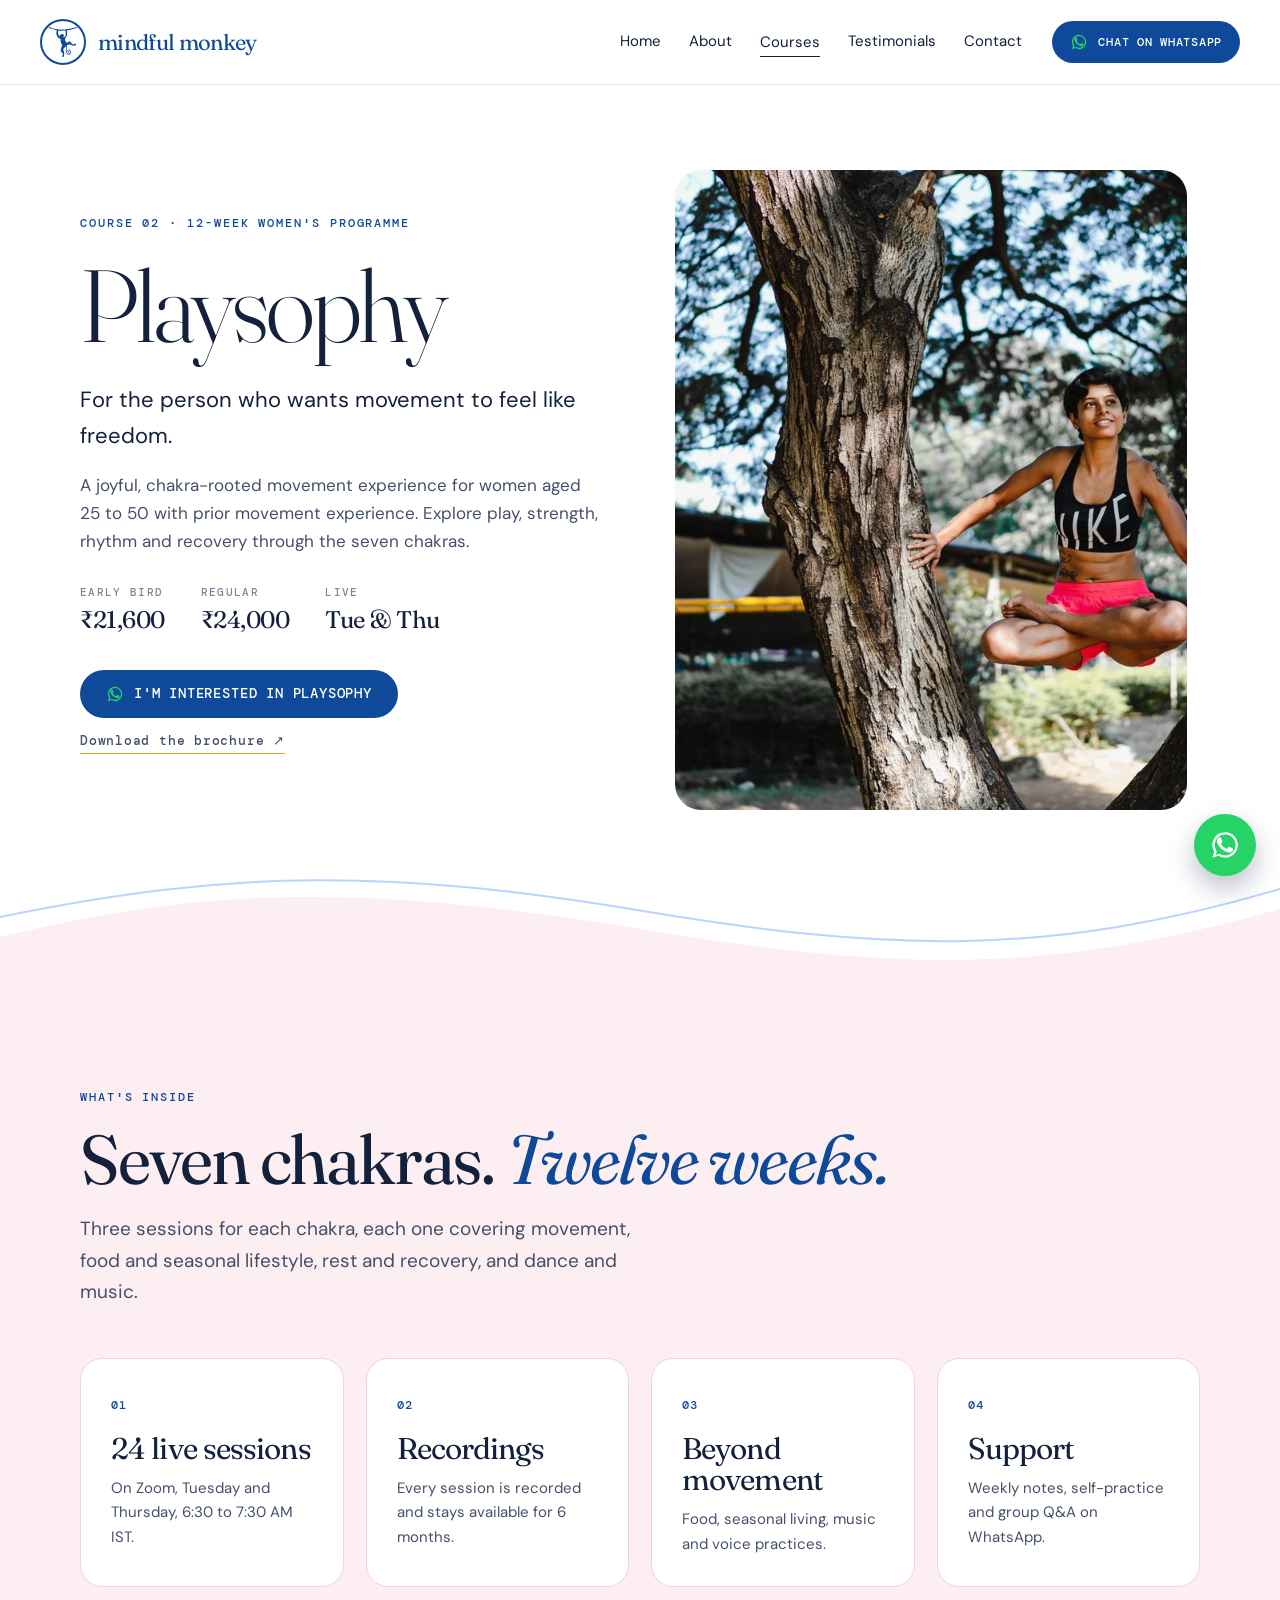
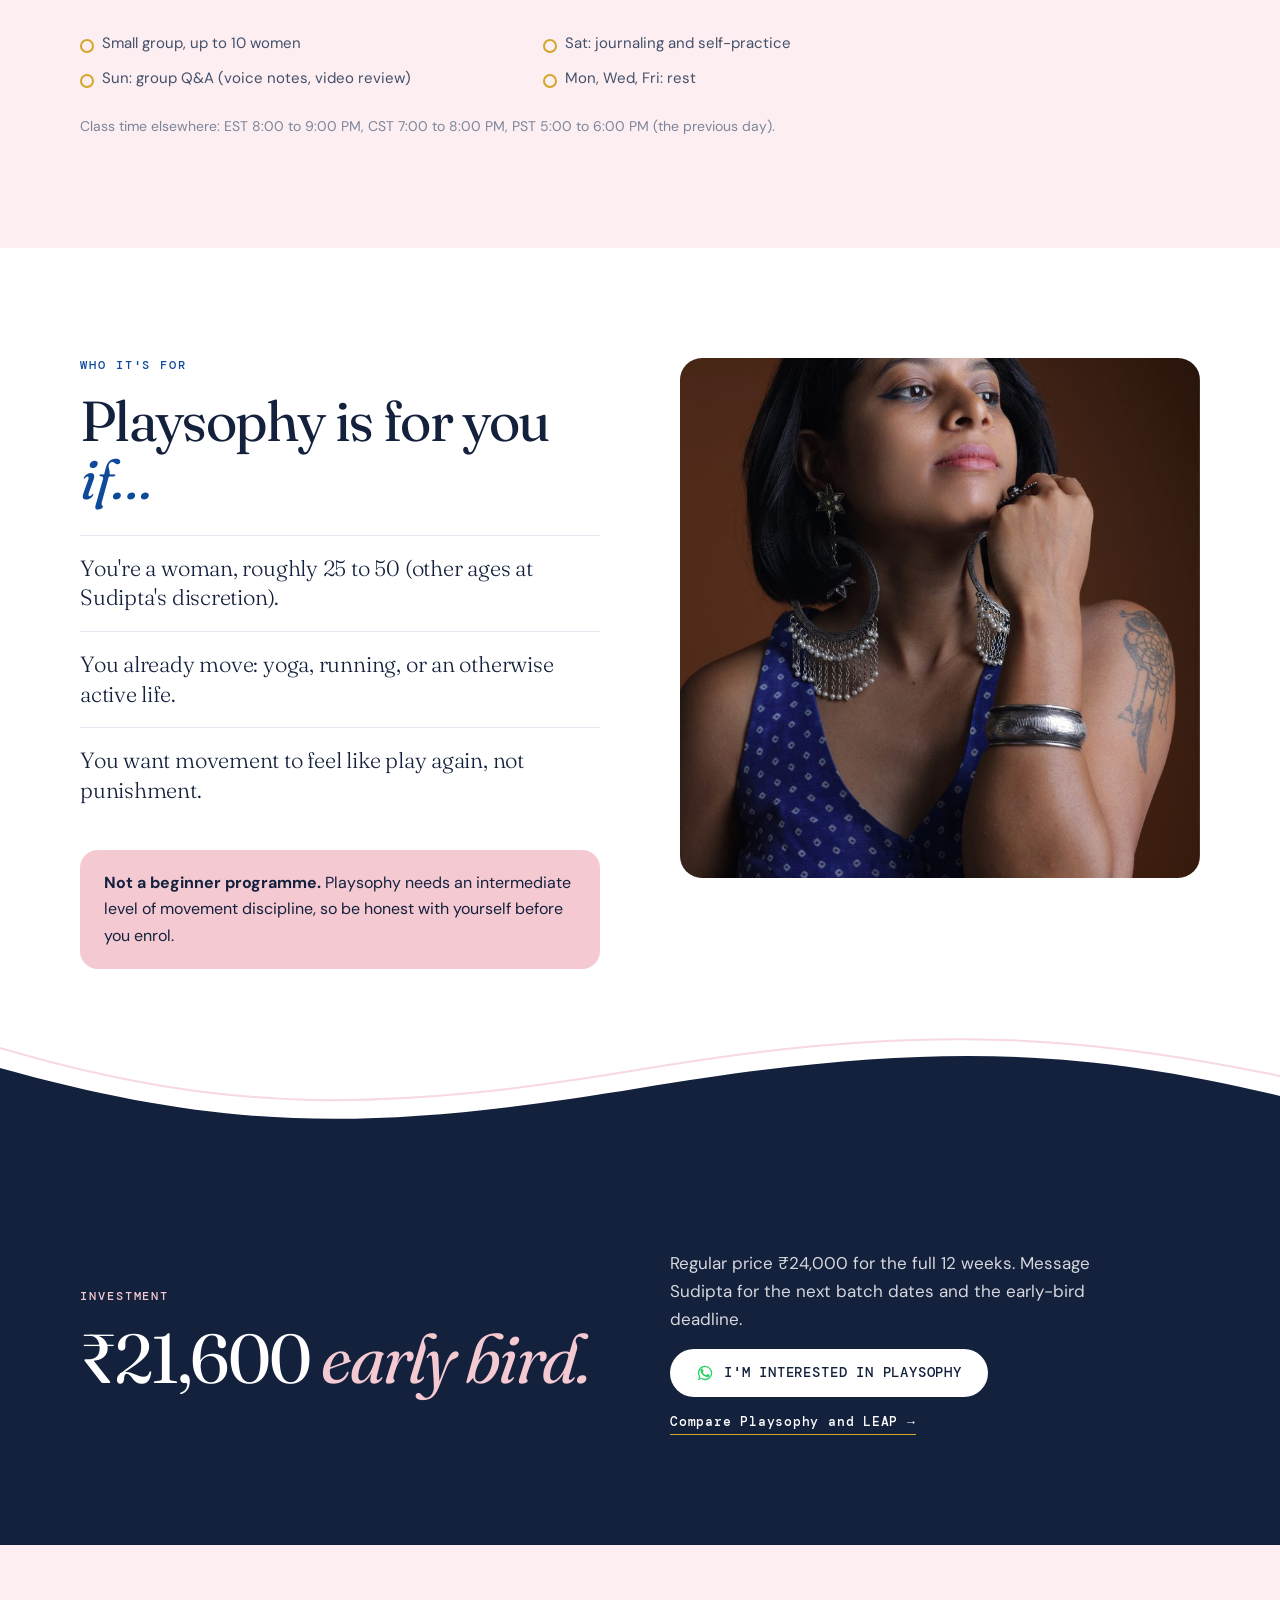
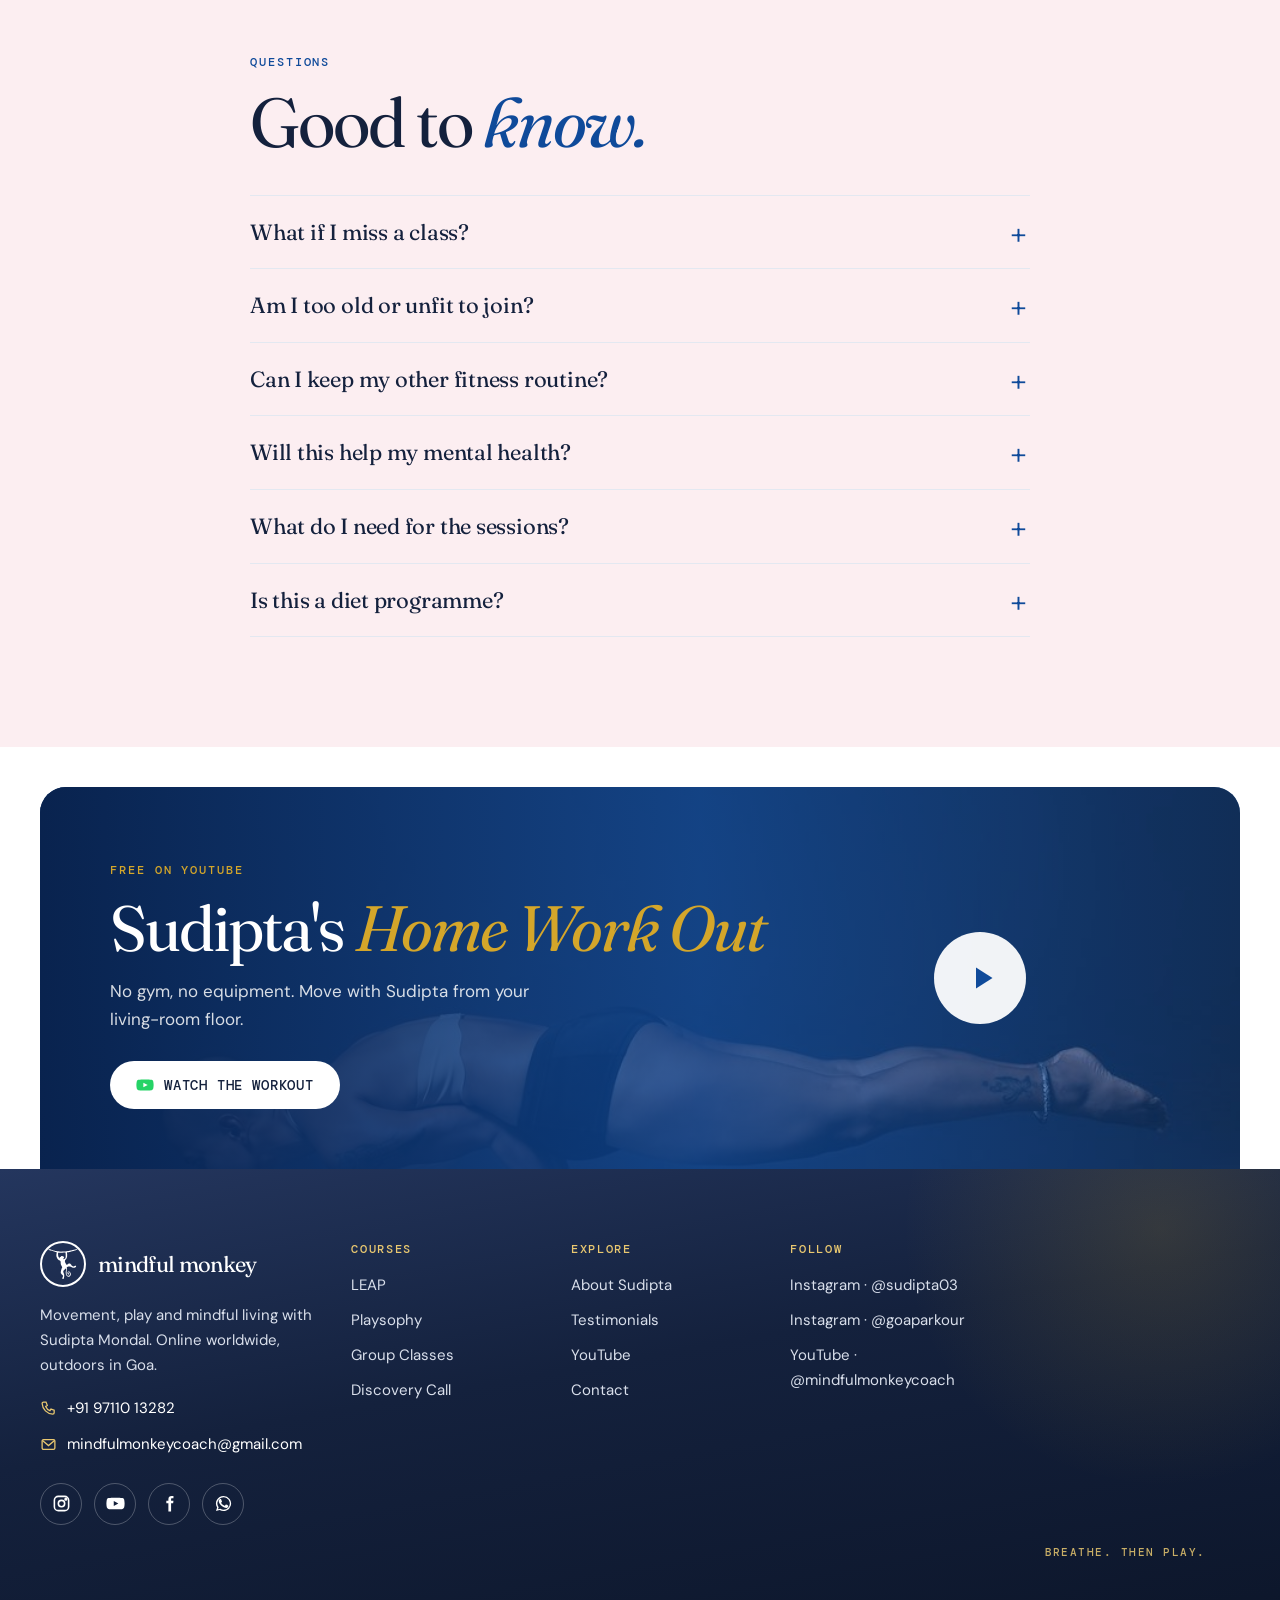
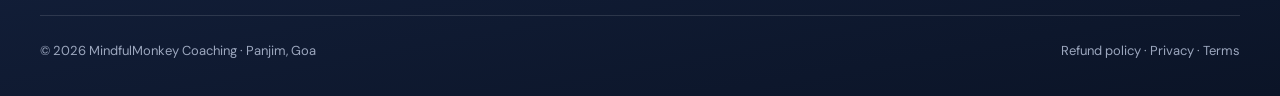
<file: online-coaching/playsophy.html>
<!doctype html>
<html lang="en">
<head>
<meta charset="utf-8">
<meta name="viewport" content="width=device-width, initial-scale=1">
<title>Playsophy · Mindful Monkey</title>
<meta name="description" content="Playsophy: a 12-week, chakra-rooted movement programme for women with prior movement experience. Live on Zoom with Sudipta Mondal.">
<meta property="og:title" content="Playsophy · Mindful Monkey">
<meta property="og:description" content="Playsophy: a 12-week, chakra-rooted movement programme for women with prior movement experience. Live on Zoom with Sudipta Mondal.">
<meta property="og:image" content="https://mindfulmonkeycoach.com/images/hero-storm-jump.jpg">
<meta name="theme-color" content="#0F4A9A">
<link rel="icon" href="../images/logo-blue.jpg">
<link rel="preconnect" href="https://fonts.googleapis.com"><link rel="preconnect" href="https://fonts.gstatic.com" crossorigin>
<link href="https://fonts.googleapis.com/css2?family=DM+Mono:wght@400;500&family=DM+Sans:opsz,wght@9..40,400;9..40,500;9..40,600&family=Fraunces:ital,opsz,wght@0,9..144,300;0,9..144,400;0,9..144,500;1,9..144,300;1,9..144,400&display=swap" rel="stylesheet">
<link rel="stylesheet" href="../css/site.css?v=mwouodaq">
</head>
<body>
<svg width="0" height="0" style="position:absolute" aria-hidden="true"><symbol id="mk" viewBox="0 0 183.0 187.2"><path fill-rule="evenodd" d="M0.4,0.1 0.0,0.5 0.0,1.1 0.6,1.9 1.1,3.5 2.0,4.9 3.0,5.8 4.6,6.6 5.6,6.9 6.5,7.5 9.1,8.1 10.2,8.8 15.0,9.0 16.4,9.4 20.0,9.8 21.6,10.6 23.0,10.9 24.8,11.6 27.0,12.0 28.2,12.8 29.1,12.9 30.5,13.5 32.8,13.9 34.2,15.0 35.8,15.5 37.9,15.8 39.4,16.6 40.9,17.1 41.8,17.8 43.4,18.1 44.4,18.8 49.0,19.4 50.6,20.1 52.1,21.4 52.0,24.2 51.4,26.8 51.0,30.6 50.4,32.4 50.1,35.9 50.1,43.1 50.4,45.6 51.5,47.9 52.2,51.2 53.4,53.5 54.0,54.1 54.5,55.4 55.2,56.4 55.5,57.5 56.1,58.5 56.2,59.4 57.0,60.5 57.4,61.8 58.0,62.8 59.8,64.2 60.2,64.9 60.4,65.5 63.1,67.6 64.0,67.8 64.6,68.1 66.2,69.9 67.9,70.6 69.1,70.9 70.1,71.6 71.5,72.1 73.6,73.9 75.9,76.4 76.9,80.5 76.9,86.5 77.1,87.4 77.2,92.5 77.8,93.9 78.2,96.6 78.9,97.5 79.4,99.8 80.0,100.2 80.4,101.5 81.1,102.2 81.4,103.6 82.0,104.8 82.1,105.6 83.0,106.6 83.4,107.6 84.0,108.1 84.2,109.5 86.1,112.5 86.5,114.1 86.5,115.0 85.9,116.0 85.9,116.5 85.4,117.2 85.1,118.4 84.5,119.0 84.0,120.5 83.4,121.0 82.9,122.6 82.1,123.9 81.9,126.2 81.2,127.5 80.9,129.1 80.4,129.9 80.1,132.4 79.2,134.2 78.9,137.0 78.2,138.1 78.1,141.6 77.5,144.0 77.5,147.4 78.1,150.8 79.1,152.8 81.2,154.9 82.6,157.5 84.0,158.9 86.8,160.9 87.4,161.8 89.2,163.4 91.0,165.9 91.2,167.1 91.0,171.6 90.2,172.9 90.1,174.1 89.4,175.2 89.0,176.6 88.5,177.2 88.2,178.8 87.4,181.2 87.4,183.8 88.2,185.6 89.6,186.8 90.5,187.1 91.8,187.2 94.0,186.6 96.2,184.6 97.2,182.6 97.8,179.8 97.9,176.4 99.0,172.9 99.1,160.1 98.4,158.9 98.1,155.9 97.4,154.6 97.1,153.4 96.2,152.1 95.2,149.2 95.1,148.1 94.4,147.1 94.2,145.9 93.5,144.6 93.5,144.0 93.0,142.6 93.4,138.9 94.0,138.0 94.2,137.0 95.4,134.9 100.8,129.5 101.8,128.1 104.1,126.2 106.5,123.2 108.8,121.8 109.2,121.8 109.6,122.1 109.8,123.0 110.2,123.9 110.2,125.1 111.0,126.5 111.0,127.5 110.5,129.8 110.0,136.8 109.2,138.0 109.0,142.5 108.5,143.9 108.6,149.6 109.2,153.0 109.5,156.8 110.2,159.2 111.2,160.4 111.4,161.2 112.4,163.8 114.0,166.6 115.2,167.8 115.9,168.0 117.5,169.6 120.2,171.6 122.4,172.1 123.4,172.8 128.2,173.2 132.5,171.9 134.0,171.0 137.0,167.5 139.1,164.1 140.1,161.5 140.5,156.0 140.1,153.2 139.2,151.5 139.0,150.1 138.4,149.1 138.0,147.9 137.4,146.9 135.1,144.9 134.1,143.0 133.1,142.0 131.5,141.5 131.1,141.0 130.1,140.8 129.0,139.9 126.6,140.1 123.5,141.1 120.4,144.9 120.2,146.5 119.6,148.0 119.5,150.2 120.1,153.5 121.2,155.5 122.4,156.8 125.5,158.9 128.0,158.8 129.9,157.6 130.6,155.5 130.6,154.2 129.9,153.0 129.0,152.6 127.8,152.5 125.6,151.6 124.1,150.4 123.5,149.4 123.2,148.1 123.6,146.4 125.5,144.9 126.5,144.4 127.9,144.2 129.1,144.8 131.4,146.2 132.9,148.1 133.8,149.9 133.9,150.6 134.4,151.6 135.1,152.4 135.9,154.1 135.9,155.5 135.0,159.8 134.2,161.1 133.9,162.5 132.4,164.4 131.0,165.6 127.1,167.5 125.1,167.8 123.6,167.6 118.6,164.8 117.4,163.5 114.2,157.8 114.0,143.4 114.4,136.0 115.0,134.6 115.0,129.5 115.5,124.5 115.5,120.6 115.0,115.1 116.0,113.9 116.4,112.6 117.5,111.6 121.1,110.9 122.4,110.0 124.5,109.6 125.9,109.0 128.4,108.8 133.0,109.0 135.4,109.8 136.9,109.9 138.4,110.8 139.9,111.0 141.2,111.8 142.2,111.9 143.4,112.5 144.5,112.8 145.4,113.8 146.4,114.0 147.5,114.8 150.0,115.1 152.9,116.6 154.8,116.9 156.2,117.5 161.1,117.6 162.2,117.0 164.0,116.9 165.0,116.5 165.8,115.9 166.9,115.8 167.5,115.1 169.1,114.6 169.5,114.1 171.5,112.8 173.1,110.6 173.1,106.2 172.4,105.1 171.5,104.6 171.1,104.1 168.4,103.9 167.0,104.6 165.2,105.0 164.9,105.5 163.5,106.0 163.0,106.5 161.9,107.0 161.1,107.8 160.4,107.9 159.5,108.4 157.2,108.8 154.1,108.6 152.9,107.8 151.8,107.5 151.1,106.8 150.1,106.5 148.2,104.9 147.4,104.8 146.1,103.8 145.5,102.5 145.1,100.9 142.5,97.9 142.1,96.9 140.8,95.4 139.5,94.6 136.9,91.6 135.8,90.9 133.4,90.8 132.4,90.4 131.6,90.4 131.1,90.6 127.2,91.1 125.0,91.9 123.2,92.9 122.5,93.8 121.8,94.0 121.1,94.8 120.4,95.0 117.6,97.5 115.6,98.5 114.4,98.5 113.9,98.2 112.6,97.0 112.4,96.0 111.5,95.5 110.5,94.5 110.1,92.8 108.5,90.8 108.1,89.6 107.4,88.9 105.5,85.1 105.2,83.1 104.5,81.8 104.1,79.4 103.5,78.1 103.4,75.4 103.5,74.0 104.1,72.8 104.5,70.9 105.5,69.4 106.2,68.8 106.5,67.9 108.0,66.0 108.2,64.8 111.0,62.5 112.1,60.1 112.9,59.5 114.0,57.5 114.4,55.4 115.1,54.2 115.4,52.9 116.1,51.6 116.4,48.9 117.0,47.6 117.2,46.4 117.4,30.8 116.2,26.9 116.4,22.1 117.1,21.2 118.2,20.9 121.1,20.6 122.8,20.0 125.2,19.5 128.2,19.5 130.5,18.8 132.8,18.5 134.0,18.0 136.9,17.8 138.2,16.9 139.9,16.6 141.5,15.9 144.8,15.5 146.2,14.8 148.2,14.5 149.4,14.0 151.6,13.6 152.8,13.0 154.9,12.5 156.4,11.8 161.6,10.8 163.1,9.9 165.0,9.8 166.2,9.0 167.9,8.8 168.9,8.0 170.9,7.6 171.6,7.1 173.5,6.8 174.6,6.1 176.5,5.9 179.4,3.8 181.6,3.5 182.8,2.5 183.0,1.9 182.9,1.2 181.5,0.6 179.5,0.5 178.2,0.6 176.0,1.6 171.2,1.9 170.1,2.5 167.2,2.9 165.9,3.6 163.2,3.9 161.4,4.8 158.1,5.0 154.5,5.9 152.1,6.9 145.5,7.9 143.5,8.6 140.8,8.9 138.9,9.6 136.2,10.0 134.2,10.9 131.4,11.1 130.5,11.6 128.2,12.1 126.5,12.1 124.8,12.6 120.0,13.1 118.2,13.6 111.0,14.0 107.4,14.9 98.9,15.6 92.1,15.6 83.4,16.0 80.0,16.4 71.9,15.6 69.9,15.2 66.5,15.1 65.0,14.6 62.8,14.5 61.2,14.0 54.2,13.6 49.9,13.0 45.6,12.8 43.5,11.9 40.4,11.4 38.9,10.6 37.2,10.5 36.1,9.9 34.1,9.8 30.5,8.9 28.9,7.9 24.9,6.8 23.5,5.9 22.1,5.6 20.9,4.9 18.5,4.5 17.6,4.0 15.4,3.5 12.0,2.1 8.8,1.6 7.6,1.0 5.4,0.8 3.4,0.0ZM106.9,22.5 107.2,23.0 107.5,24.5 107.4,27.8 108.1,30.6 108.2,46.8 107.1,55.5 106.2,57.1 102.1,60.6 101.4,60.9 100.6,61.9 99.5,62.5 98.6,62.6 96.9,63.4 94.6,63.2 94.0,62.8 93.9,61.4 94.1,61.0 94.1,59.1 94.4,58.4 95.1,57.1 95.9,56.6 96.2,55.9 97.1,55.1 98.1,53.5 98.2,50.9 98.0,49.1 97.0,47.9 92.5,46.8 91.1,45.9 90.1,45.6 89.6,45.0 88.6,44.5 88.0,43.9 86.8,43.8 85.9,43.4 82.5,43.0 81.4,43.6 80.1,44.9 79.0,46.6 78.2,47.2 76.4,49.6 75.0,50.5 72.5,50.9 71.4,51.5 70.5,53.2 70.4,54.6 70.9,55.1 71.1,56.2 72.0,57.6 73.5,58.6 73.8,59.2 74.4,59.8 74.2,60.0 73.8,60.0 72.4,59.4 71.6,58.6 71.0,58.4 66.2,53.6 65.4,52.2 65.0,51.0 64.4,50.2 64.1,48.8 63.1,47.2 62.6,47.0 62.0,46.1 61.8,43.0 61.2,41.2 61.1,36.9 60.6,33.1 60.6,31.8 60.9,31.2 60.6,26.6 61.4,24.1 62.2,23.0 62.9,22.8 72.2,23.0 86.9,23.0 97.0,22.6 98.4,22.0 100.2,22.4 106.0,22.1Z"/></symbol></svg><header class="site-header"><div class="wrap">
<a class="brand" href="../index.html" aria-label="Mindful Monkey home"><span class="badge"><svg viewBox="0 0 183 187.2" aria-hidden="true"><use href="#mk"/></svg></span> mindful monkey</a>
<nav class="links" aria-label="Main">
<a href="../index.html">Home</a><a href="../about.html">About</a>
<span class="has-sub"><a href="../courses.html" class="on">Courses</a><span class="sub">
<a href="../online-coaching/leap.html">LEAP · 1-on-1</a><a href="../online-coaching/playsophy.html">Playsophy · women only</a><a href="../group-classes.html">Group Classes · Goa</a><a href="../discovery.html">Discovery Call</a><a href="../courses.html#upcoming">Bootcamps, retreats &amp; workshops</a><a href="../online-coaching/compare.html">Compare LEAP and Playsophy</a></span></span>
<a href="../testimonials.html">Testimonials</a><a href="../contact.html">Contact</a>
</nav>
<a class="btn btn-blue hdr-cta" href="https://wa.me/919711013282?text=Hi%20I%20am%20interested%20in%20Playsophy" target="_blank" rel="noopener"><svg viewBox="0 0 24 24" fill="currentColor" aria-hidden="true"><path d="M17.47 14.38c-.3-.15-1.76-.87-2.04-.97-.27-.1-.47-.15-.67.15-.2.3-.77.97-.94 1.17-.17.2-.35.22-.65.07-.3-.15-1.25-.46-2.38-1.47-.88-.78-1.47-1.75-1.65-2.05-.17-.3-.02-.46.13-.61.13-.13.3-.35.45-.52.15-.17.2-.3.3-.5.1-.2.05-.37-.02-.52-.07-.15-.67-1.62-.92-2.22-.24-.58-.49-.5-.67-.51h-.57c-.2 0-.52.07-.79.37-.27.3-1.04 1.02-1.04 2.48s1.07 2.87 1.22 3.07c.15.2 2.1 3.2 5.08 4.49.71.31 1.26.49 1.69.63.71.23 1.36.2 1.87.12.57-.08 1.76-.72 2.01-1.42.25-.7.25-1.3.17-1.42-.07-.13-.27-.2-.57-.35zM12.04 2.5a9.5 9.5 0 0 0-8.1 14.5L2.5 21.5l4.63-1.4a9.5 9.5 0 1 0 4.9-17.6zm0 17.3a7.78 7.78 0 0 1-3.97-1.08l-.28-.17-2.75.84.82-2.68-.18-.28a7.83 7.83 0 1 1 6.36 3.37z"/></svg> Chat on WhatsApp</a>
<button class="menu-btn" aria-label="Open menu" aria-expanded="false"><span></span><span></span><span></span></button>
</div></header>
<a class="wa-float" href="https://wa.me/919711013282?text=Hi%20I%20am%20interested%20in%20Playsophy" target="_blank" rel="noopener" aria-label="Chat with Sudipta on WhatsApp"><svg viewBox="0 0 24 24" fill="currentColor" aria-hidden="true"><path d="M17.47 14.38c-.3-.15-1.76-.87-2.04-.97-.27-.1-.47-.15-.67.15-.2.3-.77.97-.94 1.17-.17.2-.35.22-.65.07-.3-.15-1.25-.46-2.38-1.47-.88-.78-1.47-1.75-1.65-2.05-.17-.3-.02-.46.13-.61.13-.13.3-.35.45-.52.15-.17.2-.3.3-.5.1-.2.05-.37-.02-.52-.07-.15-.67-1.62-.92-2.22-.24-.58-.49-.5-.67-.51h-.57c-.2 0-.52.07-.79.37-.27.3-1.04 1.02-1.04 2.48s1.07 2.87 1.22 3.07c.15.2 2.1 3.2 5.08 4.49.71.31 1.26.49 1.69.63.71.23 1.36.2 1.87.12.57-.08 1.76-.72 2.01-1.42.25-.7.25-1.3.17-1.42-.07-.13-.27-.2-.57-.35zM12.04 2.5a9.5 9.5 0 0 0-8.1 14.5L2.5 21.5l4.63-1.4a9.5 9.5 0 1 0 4.9-17.6zm0 17.3a7.78 7.78 0 0 1-3.97-1.08l-.28-.17-2.75.84.82-2.68-.18-.28a7.83 7.83 0 1 1 6.36 3.37z"/></svg></a>
<main>

<section class="phero"><div class="wrap grid">
<div><p class="eyebrow">Course 02 · 12-week women's programme</p><h1>Playsophy</h1>
<p class="lede" style="font-size:22px;color:var(--brown)">For the person who wants movement to feel like freedom.</p>
<p style="margin-top:16px;max-width:560px">A joyful, chakra-rooted movement experience for women aged 25 to 50 with prior movement experience. Explore play, strength, rhythm and recovery through the seven chakras.</p>
<div class="meta"><div><span>Early bird</span><b><span data-inr="21600">₹21,600</span></b></div><div><span>Regular</span><b><span data-inr="24000">₹24,000</span></b></div><div><span>Live</span><b>Tue & Thu</b></div></div>
<div class="row-btns"><a class="btn btn-blue" href="https://wa.me/919711013282?text=Hi%20I%20am%20interested%20in%20Playsophy" target="_blank" rel="noopener"><svg viewBox="0 0 24 24" fill="currentColor" aria-hidden="true"><path d="M17.47 14.38c-.3-.15-1.76-.87-2.04-.97-.27-.1-.47-.15-.67.15-.2.3-.77.97-.94 1.17-.17.2-.35.22-.65.07-.3-.15-1.25-.46-2.38-1.47-.88-.78-1.47-1.75-1.65-2.05-.17-.3-.02-.46.13-.61.13-.13.3-.35.45-.52.15-.17.2-.3.3-.5.1-.2.05-.37-.02-.52-.07-.15-.67-1.62-.92-2.22-.24-.58-.49-.5-.67-.51h-.57c-.2 0-.52.07-.79.37-.27.3-1.04 1.02-1.04 2.48s1.07 2.87 1.22 3.07c.15.2 2.1 3.2 5.08 4.49.71.31 1.26.49 1.69.63.71.23 1.36.2 1.87.12.57-.08 1.76-.72 2.01-1.42.25-.7.25-1.3.17-1.42-.07-.13-.27-.2-.57-.35zM12.04 2.5a9.5 9.5 0 0 0-8.1 14.5L2.5 21.5l4.63-1.4a9.5 9.5 0 1 0 4.9-17.6zm0 17.3a7.78 7.78 0 0 1-3.97-1.08l-.28-.17-2.75.84.82-2.68-.18-.28a7.83 7.83 0 1 1 6.36 3.37z"/></svg> I'm interested in Playsophy</a><a class="text-link" href="https://drive.google.com/file/d/1jJvOm31Bg5TxNpa6EKKLjHd-hn4rTFdc/view?usp=sharing" target="_blank" rel="noopener">Download the brochure ↗</a></div>
<p class="fx-note"></p></div>
<div class="im"><img src="../images/playsophy-tree.jpg" alt="Playful movement in a tree"></div>
</div></section>

<section class="sec bg-blush wave-top"><svg class="wave" viewBox="0 0 1440 150" preserveAspectRatio="none" aria-hidden="true"><path d="M0 95 C 240 30 420 30 720 85 S 1180 140 1440 60 L1440 150 L0 150Z" fill="#FCEEF1"/><path d="M0 70 C 260 10 440 10 720 62 S 1180 120 1440 35" fill="none" stroke="#9CC2FF" stroke-width="2" opacity=".7" vector-effect="non-scaling-stroke"/></svg><div class="wrap">
<p class="eyebrow">What's inside</p><h2 class="h2" style="margin:18px 0 18px">Seven chakras. <em>Twelve weeks.</em></h2>
<p class="lede" style="margin-bottom:50px">Three sessions for each chakra, each one covering movement, food and seasonal lifestyle, rest and recovery, and dance and music.</p>
<div class="igrid"><div class="rv"><span>01</span><h3>24 live sessions</h3><p>On Zoom, Tuesday and Thursday, 6:30 to 7:30 AM IST.</p></div>
<div class="rv"><span>02</span><h3>Recordings</h3><p>Every session is recorded and stays available for 6 months.</p></div>
<div class="rv"><span>03</span><h3>Beyond movement</h3><p>Food, seasonal living, music and voice practices.</p></div>
<div class="rv"><span>04</span><h3>Support</h3><p>Weekly notes, self-practice and group Q&amp;A on WhatsApp.</p></div></div>
<ul class="dots" style="margin-top:44px;max-width:900px"><li>Small group, up to 10 women</li><li>Sat: journaling and self-practice</li><li>Sun: group Q&amp;A (voice notes, video review)</li><li>Mon, Wed, Fri: rest</li></ul>
<p style="font-size:14px;color:var(--brown-mute);margin-top:18px">Class time elsewhere: EST 8:00 to 9:00 PM, CST 7:00 to 8:00 PM, PST 5:00 to 6:00 PM (the previous day).</p>
</div></section>
<section class="sec fit"><div class="wrap">
<div class="rv"><p class="eyebrow">Who it's for</p><h2 class="h2" style="font-size:clamp(38px,4.4vw,58px);margin-top:18px">Playsophy is for you <em>if…</em></h2>
<ul class="big"><li>You're a woman, roughly 25 to 50 (other ages at Sudipta's discretion).</li><li>You already move: yoga, running, or an otherwise active life.</li><li>You want movement to feel like play again, not punishment.</li></ul>
<p class="callout"><b>Not a beginner programme.</b> Playsophy needs an intermediate level of movement discipline, so be honest with yourself before you enrol.</p></div>
<div class="im rv" style="border-radius:22px;overflow:hidden;height:520px"><img loading="lazy" decoding="async" src="../images/about-blue-dress.jpg" alt="Sudipta" style="width:100%;height:100%;object-fit:cover"></div>
</div></section>
<section class="sec bg-brown wave-top"><svg class="wave" viewBox="0 0 1440 150" preserveAspectRatio="none" aria-hidden="true" style="transform:scaleX(-1)"><path d="M0 95 C 240 30 420 30 720 85 S 1180 140 1440 60 L1440 150 L0 150Z" fill="#14213D"/><path d="M0 70 C 260 10 440 10 720 62 S 1180 120 1440 35" fill="none" stroke="#F4C9D2" stroke-width="2" opacity=".7" vector-effect="non-scaling-stroke"/></svg><div class="wrap pbox">
<div class="rv"><p class="eyebrow">Investment</p><h2 class="h2" style="margin-top:18px"><span data-inr="21600">₹21,600</span> <em>early bird.</em></h2></div>
<div class="rv" style="display:flex;flex-direction:column;gap:16px;align-items:flex-start">
<p style="color:rgba(255,255,255,.82);max-width:440px">Regular price <span data-inr="24000">₹24,000</span> for the full 12 weeks. Message Sudipta for the next batch dates and the early-bird deadline.</p>
<a class="btn btn-white" href="https://wa.me/919711013282?text=Hi%20I%20am%20interested%20in%20Playsophy" target="_blank" rel="noopener"><svg viewBox="0 0 24 24" fill="currentColor" aria-hidden="true"><path d="M17.47 14.38c-.3-.15-1.76-.87-2.04-.97-.27-.1-.47-.15-.67.15-.2.3-.77.97-.94 1.17-.17.2-.35.22-.65.07-.3-.15-1.25-.46-2.38-1.47-.88-.78-1.47-1.75-1.65-2.05-.17-.3-.02-.46.13-.61.13-.13.3-.35.45-.52.15-.17.2-.3.3-.5.1-.2.05-.37-.02-.52-.07-.15-.67-1.62-.92-2.22-.24-.58-.49-.5-.67-.51h-.57c-.2 0-.52.07-.79.37-.27.3-1.04 1.02-1.04 2.48s1.07 2.87 1.22 3.07c.15.2 2.1 3.2 5.08 4.49.71.31 1.26.49 1.69.63.71.23 1.36.2 1.87.12.57-.08 1.76-.72 2.01-1.42.25-.7.25-1.3.17-1.42-.07-.13-.27-.2-.57-.35zM12.04 2.5a9.5 9.5 0 0 0-8.1 14.5L2.5 21.5l4.63-1.4a9.5 9.5 0 1 0 4.9-17.6zm0 17.3a7.78 7.78 0 0 1-3.97-1.08l-.28-.17-2.75.84.82-2.68-.18-.28a7.83 7.83 0 1 1 6.36 3.37z"/></svg> I'm interested in Playsophy</a>
<a class="text-link" href="compare.html" style="color:#fff">Compare Playsophy and LEAP →</a></div></div></section>
<section class="sec bg-blush"><div class="wrap narrow">
<p class="eyebrow" style="margin-bottom:16px">Questions</p><h2 class="h2" style="margin-bottom:36px">Good to <em>know.</em></h2>
<details class="faq"><summary>What if I miss a class?</summary><p>All sessions are recorded, and you keep access for 6 months.</p></details>
<details class="faq"><summary>Am I too old or unfit to join?</summary><p>Playsophy is designed for intermediate movers, not total beginners. Your movement background matters more than your age.</p></details>
<details class="faq"><summary>Can I keep my other fitness routine?</summary><p>Yes. Playsophy is designed to complement an active lifestyle.</p></details>
<details class="faq"><summary>Will this help my mental health?</summary><p>Many women find real benefits, but this is a movement and lifestyle programme, not a substitute for clinical care.</p></details>
<details class="faq"><summary>What do I need for the sessions?</summary><p>A stable internet connection, space to move, and the willingness to show up.</p></details>
<details class="faq"><summary>Is this a diet programme?</summary><p>No. It's about seasonal, mindful food choices, not restriction.</p></details>
</div></section><section class="workout"><div class="wrap" style="max-width:1360px">
<a class="banner" href="https://www.youtube.com/watch?v=d_9e7xTF6Dw" target="_blank" rel="noopener" data-yt="d_9e7xTF6Dw"><img loading="lazy" decoding="async" src="../images/about-plank.jpg" alt="Sudipta holding a plank on paralettes"><div class="inner">
<p class="eyebrow" style="margin-bottom:16px">Free on YouTube</p>
<h2>Sudipta's <em>Home Work Out</em></h2>
<p>No gym, no equipment. Move with Sudipta from your living-room floor.</p>
<span class="btn btn-white"><svg viewBox="0 0 24 24" fill="currentColor" aria-hidden="true"><path d="M23 7.2a3 3 0 0 0-2.1-2.1C19 4.6 12 4.6 12 4.6s-7 0-8.9.5A3 3 0 0 0 1 7.2 31 31 0 0 0 .5 12 31 31 0 0 0 1 16.8a3 3 0 0 0 2.1 2.1c1.9.5 8.9.5 8.9.5s7 0 8.9-.5a3 3 0 0 0 2.1-2.1 31 31 0 0 0 .5-4.8 31 31 0 0 0-.5-4.8ZM9.8 15.1V8.9L15.6 12l-5.8 3.1Z"/></svg> Watch the workout</span></div><span class="play"><svg viewBox="0 0 24 24" fill="currentColor" aria-hidden="true"><path d="M8 5v14l11-7z"/></svg></span></a>
</div></section>
</main>
<footer class="site-footer"><div class="wrap" style="max-width:1360px"><div class="fcols">
<div><a class="brand" href="../index.html"><span class="badge"><svg viewBox="0 0 183 187.2" aria-hidden="true"><use href="#mk"/></svg></span> mindful monkey</a><p style="font-size:15px;max-width:300px">Movement, play and mindful living with Sudipta Mondal. Online worldwide, outdoors in Goa.</p>
<ul class="fcontact"><li><a href="tel:+919711013282"><svg viewBox="0 0 24 24" fill="none" stroke="currentColor" stroke-width="1.8" aria-hidden="true"><path d="M5 3h3.5l1.8 4.6-2.3 1.5a11 11 0 0 0 6 6l1.5-2.3L20 14.5V18a2 2 0 0 1-2 2A16 16 0 0 1 3 5a2 2 0 0 1 2-2Z"/></svg>+91 97110 13282</a></li>
<li><a href="mailto:mindfulmonkeycoach@gmail.com"><svg viewBox="0 0 24 24" fill="none" stroke="currentColor" stroke-width="1.8" aria-hidden="true"><rect x="3" y="5" width="18" height="14" rx="2"/><path d="m3.5 6.5 8.5 7 8.5-7"/></svg>mindfulmonkeycoach@gmail.com</a></li></ul>
<div class="soc"><a href="https://www.instagram.com/sudipta03/" target="_blank" rel="noopener" aria-label="Instagram"><svg viewBox="0 0 24 24" fill="none" stroke="currentColor" stroke-width="2" aria-hidden="true"><rect x="3" y="3" width="18" height="18" rx="5"/><circle cx="12" cy="12" r="4"/><circle cx="17.5" cy="6.5" r="1" fill="currentColor"/></svg></a><a href="https://www.youtube.com/@mindfulmonkeycoach" target="_blank" rel="noopener" aria-label="YouTube"><svg viewBox="0 0 24 24" fill="currentColor" aria-hidden="true"><path d="M23 7.2a3 3 0 0 0-2.1-2.1C19 4.6 12 4.6 12 4.6s-7 0-8.9.5A3 3 0 0 0 1 7.2 31 31 0 0 0 .5 12 31 31 0 0 0 1 16.8a3 3 0 0 0 2.1 2.1c1.9.5 8.9.5 8.9.5s7 0 8.9-.5a3 3 0 0 0 2.1-2.1 31 31 0 0 0 .5-4.8 31 31 0 0 0-.5-4.8ZM9.8 15.1V8.9L15.6 12l-5.8 3.1Z"/></svg></a><a href="https://www.facebook.com/sudiptababycool/" target="_blank" rel="noopener" aria-label="Facebook"><svg viewBox="0 0 24 24" fill="currentColor" aria-hidden="true"><path d="M14 8.5V6.8c0-.8.2-1.3 1.4-1.3H17V2.6c-.3 0-1.3-.1-2.4-.1-2.4 0-4 1.5-4 4.1v1.9H8v3.2h2.6V22H14v-10.3h2.6l.4-3.2H14Z"/></svg></a><a href="https://wa.me/919711013282?text=Hi%20Sudipta" target="_blank" rel="noopener" aria-label="WhatsApp"><svg viewBox="0 0 24 24" fill="currentColor" aria-hidden="true"><path d="M17.47 14.38c-.3-.15-1.76-.87-2.04-.97-.27-.1-.47-.15-.67.15-.2.3-.77.97-.94 1.17-.17.2-.35.22-.65.07-.3-.15-1.25-.46-2.38-1.47-.88-.78-1.47-1.75-1.65-2.05-.17-.3-.02-.46.13-.61.13-.13.3-.35.45-.52.15-.17.2-.3.3-.5.1-.2.05-.37-.02-.52-.07-.15-.67-1.62-.92-2.22-.24-.58-.49-.5-.67-.51h-.57c-.2 0-.52.07-.79.37-.27.3-1.04 1.02-1.04 2.48s1.07 2.87 1.22 3.07c.15.2 2.1 3.2 5.08 4.49.71.31 1.26.49 1.69.63.71.23 1.36.2 1.87.12.57-.08 1.76-.72 2.01-1.42.25-.7.25-1.3.17-1.42-.07-.13-.27-.2-.57-.35zM12.04 2.5a9.5 9.5 0 0 0-8.1 14.5L2.5 21.5l4.63-1.4a9.5 9.5 0 1 0 4.9-17.6zm0 17.3a7.78 7.78 0 0 1-3.97-1.08l-.28-.17-2.75.84.82-2.68-.18-.28a7.83 7.83 0 1 1 6.36 3.37z"/></svg></a></div></div>
<div><h4>Courses</h4><ul><li><a href="../online-coaching/leap.html">LEAP</a></li><li><a href="../online-coaching/playsophy.html">Playsophy</a></li><li><a href="../group-classes.html">Group Classes</a></li><li><a href="../discovery.html">Discovery Call</a></li></ul></div>
<div><h4>Explore</h4><ul><li><a href="../about.html">About Sudipta</a></li><li><a href="../testimonials.html">Testimonials</a></li><li><a href="https://www.youtube.com/@mindfulmonkeycoach" target="_blank" rel="noopener">YouTube</a></li><li><a href="../contact.html">Contact</a></li></ul></div>
<div><h4>Follow</h4><ul><li><a href="https://www.instagram.com/sudipta03/" target="_blank" rel="noopener">Instagram · @sudipta03</a></li><li><a href="https://www.instagram.com/goaparkour/" target="_blank" rel="noopener">Instagram · @goaparkour</a></li><li><a href="https://www.youtube.com/@mindfulmonkeycoach" target="_blank" rel="noopener">YouTube · @mindfulmonkeycoach</a></li></ul></div>
<div class="mk-foot"><svg viewBox="-39.7 -72.4 79.4 118.6" aria-hidden="true"><path d="M6.0 2.0L2.0 3.5" stroke="#D4A62A" stroke-width="6.0" stroke-linecap="round" fill="none"/><path d="M2.0 3.5L-2.0 5.1" stroke="#D4A62A" stroke-width="5.9" stroke-linecap="round" fill="none"/><path d="M-2.0 5.1L-6.0 6.8" stroke="#D4A62A" stroke-width="5.9" stroke-linecap="round" fill="none"/><path d="M-6.0 6.8L-9.8 8.7" stroke="#D4A62A" stroke-width="5.8" stroke-linecap="round" fill="none"/><path d="M-9.8 8.7L-13.6 10.8" stroke="#D4A62A" stroke-width="5.8" stroke-linecap="round" fill="none"/><path d="M-13.6 10.8L-17.1 13.3" stroke="#D4A62A" stroke-width="5.7" stroke-linecap="round" fill="none"/><path d="M-17.1 13.3L-20.3 16.2" stroke="#D4A62A" stroke-width="5.7" stroke-linecap="round" fill="none"/><path d="M-20.3 16.2L-22.9 19.6" stroke="#D4A62A" stroke-width="5.6" stroke-linecap="round" fill="none"/><path d="M-22.9 19.6L-24.8 23.5" stroke="#D4A62A" stroke-width="5.6" stroke-linecap="round" fill="none"/><path d="M-24.8 23.5L-25.5 27.7" stroke="#D4A62A" stroke-width="5.5" stroke-linecap="round" fill="none"/><path d="M-25.5 27.7L-24.8 31.9" stroke="#D4A62A" stroke-width="5.5" stroke-linecap="round" fill="none"/><path d="M-24.8 31.9L-22.4 35.5" stroke="#D4A62A" stroke-width="5.4" stroke-linecap="round" fill="none"/><path d="M-22.4 35.5L-18.6 37.6" stroke="#D4A62A" stroke-width="5.3" stroke-linecap="round" fill="none"/><path d="M-18.6 37.6L-14.3 37.2" stroke="#D4A62A" stroke-width="5.3" stroke-linecap="round" fill="none"/><path d="M-14.3 37.2L-11.2 34.2" stroke="#D4A62A" stroke-width="5.2" stroke-linecap="round" fill="none"/><path d="M-11.2 34.2L-11.2 29.9" stroke="#D4A62A" stroke-width="5.2" stroke-linecap="round" fill="none"/><path d="M-11.2 29.9L-14.5 27.1" stroke="#D4A62A" stroke-width="5.1" stroke-linecap="round" fill="none"/><path d="M-14.5 27.1L-18.5 28.5" stroke="#D4A62A" stroke-width="5.1" stroke-linecap="round" fill="none"/><path d="M-18.5 28.5L-19.0 32.7" stroke="#D4A62A" stroke-width="5.0" stroke-linecap="round" fill="none"/><path d="M-19.0 32.7L-15.1 34.5" stroke="#D4A62A" stroke-width="5.0" stroke-linecap="round" fill="none"/><path d="M-15.1 34.5L-12.8 30.8" stroke="#D4A62A" stroke-width="4.9" stroke-linecap="round" fill="none"/><path d="M-12.8 30.8L-16.4 28.5" stroke="#D4A62A" stroke-width="4.8" stroke-linecap="round" fill="none"/><path d="M-16.4 28.5L-18.2 32.4" stroke="#D4A62A" stroke-width="4.8" stroke-linecap="round" fill="none"/><path d="M-18.2 32.4L-13.9 32.9" stroke="#D4A62A" stroke-width="4.7" stroke-linecap="round" fill="none"/><path d="M6.0 2.0L2.0 3.5" stroke="#101B33" stroke-width="3.0" stroke-linecap="round" fill="none"/><path d="M2.0 3.5L-2.0 5.1" stroke="#101B33" stroke-width="2.9" stroke-linecap="round" fill="none"/><path d="M-2.0 5.1L-6.0 6.8" stroke="#101B33" stroke-width="2.9" stroke-linecap="round" fill="none"/><path d="M-6.0 6.8L-9.8 8.7" stroke="#101B33" stroke-width="2.8" stroke-linecap="round" fill="none"/><path d="M-9.8 8.7L-13.6 10.8" stroke="#101B33" stroke-width="2.8" stroke-linecap="round" fill="none"/><path d="M-13.6 10.8L-17.1 13.3" stroke="#101B33" stroke-width="2.7" stroke-linecap="round" fill="none"/><path d="M-17.1 13.3L-20.3 16.2" stroke="#101B33" stroke-width="2.7" stroke-linecap="round" fill="none"/><path d="M-20.3 16.2L-22.9 19.6" stroke="#101B33" stroke-width="2.6" stroke-linecap="round" fill="none"/><path d="M-22.9 19.6L-24.8 23.5" stroke="#101B33" stroke-width="2.6" stroke-linecap="round" fill="none"/><path d="M-24.8 23.5L-25.5 27.7" stroke="#101B33" stroke-width="2.5" stroke-linecap="round" fill="none"/><path d="M-25.5 27.7L-24.8 31.9" stroke="#101B33" stroke-width="2.5" stroke-linecap="round" fill="none"/><path d="M-24.8 31.9L-22.4 35.5" stroke="#101B33" stroke-width="2.4" stroke-linecap="round" fill="none"/><path d="M-22.4 35.5L-18.6 37.6" stroke="#101B33" stroke-width="2.3" stroke-linecap="round" fill="none"/><path d="M-18.6 37.6L-14.3 37.2" stroke="#101B33" stroke-width="2.3" stroke-linecap="round" fill="none"/><path d="M-14.3 37.2L-11.2 34.2" stroke="#101B33" stroke-width="2.2" stroke-linecap="round" fill="none"/><path d="M-11.2 34.2L-11.2 29.9" stroke="#101B33" stroke-width="2.2" stroke-linecap="round" fill="none"/><path d="M-11.2 29.9L-14.5 27.1" stroke="#101B33" stroke-width="2.1" stroke-linecap="round" fill="none"/><path d="M-14.5 27.1L-18.5 28.5" stroke="#101B33" stroke-width="2.1" stroke-linecap="round" fill="none"/><path d="M-18.5 28.5L-19.0 32.7" stroke="#101B33" stroke-width="2.0" stroke-linecap="round" fill="none"/><path d="M-19.0 32.7L-15.1 34.5" stroke="#101B33" stroke-width="2.0" stroke-linecap="round" fill="none"/><path d="M-15.1 34.5L-12.8 30.8" stroke="#101B33" stroke-width="1.9" stroke-linecap="round" fill="none"/><path d="M-12.8 30.8L-16.4 28.5" stroke="#101B33" stroke-width="1.8" stroke-linecap="round" fill="none"/><path d="M-16.4 28.5L-18.2 32.4" stroke="#101B33" stroke-width="1.8" stroke-linecap="round" fill="none"/><path d="M-18.2 32.4L-13.9 32.9" stroke="#101B33" stroke-width="1.7" stroke-linecap="round" fill="none"/><path d="M6.5 3.0L7.4 0.4L8.2 -2.3L7.8 -4.9L7.3 -7.5L6.8 -10.1L6.4 -12.8L6.8 -15.4L7.8 -18.0L8.8 -20.6L9.8 -23.3L10.7 -25.9L11.1 -28.5L10.9 -31.1L10.6 -33.8L8.6 -36.4L5.5 -39.0L-5.5 -39.0L-8.6 -36.4L-10.6 -33.8L-10.9 -31.1L-11.1 -28.5L-10.7 -25.9L-9.8 -23.3L-8.8 -20.6L-7.8 -18.0L-6.8 -15.4L-6.4 -12.8L-6.8 -10.1L-7.3 -7.5L-7.8 -4.9L-8.2 -2.3L-7.4 0.4L-6.5 3.0Z" fill="#D4A62A" stroke="#D4A62A" stroke-width="3.0" stroke-linejoin="round"/><circle cx="0.0" cy="3.0" r="8.0" fill="#D4A62A"/><circle cx="0.0" cy="-39.0" r="7.0" fill="#D4A62A"/><path d="M6.5 3.0L7.4 0.4L8.2 -2.3L7.8 -4.9L7.3 -7.5L6.8 -10.1L6.4 -12.8L6.8 -15.4L7.8 -18.0L8.8 -20.6L9.8 -23.3L10.7 -25.9L11.1 -28.5L10.9 -31.1L10.6 -33.8L8.6 -36.4L5.5 -39.0L-5.5 -39.0L-8.6 -36.4L-10.6 -33.8L-10.9 -31.1L-11.1 -28.5L-10.7 -25.9L-9.8 -23.3L-8.8 -20.6L-7.8 -18.0L-6.8 -15.4L-6.4 -12.8L-6.8 -10.1L-7.3 -7.5L-7.8 -4.9L-8.2 -2.3L-7.4 0.4L-6.5 3.0Z" fill="#101B33"/><circle cx="0.0" cy="3.0" r="6.5" fill="#101B33"/><circle cx="0.0" cy="-39.0" r="5.5" fill="#101B33"/><path d="M-5.5 -5.2L-10.6 -5.0L-15.0 -4.8L-18.8 -4.5L-22.0 -4.1L-24.6 -3.7L-26.6 -3.2L-28.3 -2.5L-30.4 -0.2L-29.2 3.4L-27.6 4.4L-25.6 4.8L-23.2 5.3L-20.2 5.7L-16.6 6.2L-12.3 6.8L-7.4 7.6L-6.7 3.6L-11.6 2.7L-15.7 1.8L-19.1 0.9L-21.9 -0.0L-23.9 -0.8L-25.1 -1.5L-25.2 -1.4L-24.5 1.2L-25.8 2.8L-25.3 2.9L-23.8 2.8L-21.5 2.8L-18.5 2.8L-14.9 2.9L-10.5 3.0L-5.5 3.2Z" fill="#D4A62A" stroke="#D4A62A" stroke-width="3.0" stroke-linejoin="round"/><circle cx="-5.5" cy="-1.0" r="5.7" fill="#D4A62A"/><circle cx="-7.1" cy="5.6" r="3.5" fill="#D4A62A"/><ellipse cx="-7.6" cy="9.6" rx="8.9" ry="4.7" transform="rotate(278.0 -7.6 9.6)" fill="#D4A62A"/><path d="M-5.5 -5.2L-10.6 -5.0L-15.0 -4.8L-18.8 -4.5L-22.0 -4.1L-24.6 -3.7L-26.6 -3.2L-28.3 -2.5L-30.4 -0.2L-29.2 3.4L-27.6 4.4L-25.6 4.8L-23.2 5.3L-20.2 5.7L-16.6 6.2L-12.3 6.8L-7.4 7.6L-6.7 3.6L-11.6 2.7L-15.7 1.8L-19.1 0.9L-21.9 -0.0L-23.9 -0.8L-25.1 -1.5L-25.2 -1.4L-24.5 1.2L-25.8 2.8L-25.3 2.9L-23.8 2.8L-21.5 2.8L-18.5 2.8L-14.9 2.9L-10.5 3.0L-5.5 3.2Z" fill="#101B33"/><circle cx="-5.5" cy="-1.0" r="4.2" fill="#101B33"/><circle cx="-7.1" cy="5.6" r="2.0" fill="#101B33"/><ellipse cx="-7.6" cy="9.6" rx="7.4" ry="3.2" transform="rotate(278.0 -7.6 9.6)" fill="#101B33"/><path d="M5.5 3.2L10.5 3.0L14.9 2.9L18.5 2.8L21.5 2.8L23.8 2.8L25.3 2.9L25.8 2.8L24.5 1.2L25.2 -1.4L25.1 -1.5L23.9 -0.8L21.9 -0.0L19.1 0.9L15.7 1.8L11.6 2.7L6.7 3.6L7.4 7.6L12.3 6.8L16.6 6.2L20.2 5.7L23.2 5.3L25.6 4.8L27.6 4.4L29.2 3.4L30.4 -0.2L28.3 -2.5L26.6 -3.2L24.6 -3.7L22.0 -4.1L18.8 -4.5L15.0 -4.8L10.6 -5.0L5.5 -5.2Z" fill="#D4A62A" stroke="#D4A62A" stroke-width="3.0" stroke-linejoin="round"/><circle cx="5.5" cy="-1.0" r="5.7" fill="#D4A62A"/><circle cx="7.1" cy="5.6" r="3.5" fill="#D4A62A"/><ellipse cx="7.6" cy="9.6" rx="8.9" ry="4.7" transform="rotate(262.0 7.6 9.6)" fill="#D4A62A"/><path d="M5.5 3.2L10.5 3.0L14.9 2.9L18.5 2.8L21.5 2.8L23.8 2.8L25.3 2.9L25.8 2.8L24.5 1.2L25.2 -1.4L25.1 -1.5L23.9 -0.8L21.9 -0.0L19.1 0.9L15.7 1.8L11.6 2.7L6.7 3.6L7.4 7.6L12.3 6.8L16.6 6.2L20.2 5.7L23.2 5.3L25.6 4.8L27.6 4.4L29.2 3.4L30.4 -0.2L28.3 -2.5L26.6 -3.2L24.6 -3.7L22.0 -4.1L18.8 -4.5L15.0 -4.8L10.6 -5.0L5.5 -5.2Z" fill="#101B33"/><circle cx="5.5" cy="-1.0" r="4.2" fill="#101B33"/><circle cx="7.1" cy="5.6" r="2.0" fill="#101B33"/><ellipse cx="7.6" cy="9.6" rx="7.4" ry="3.2" transform="rotate(262.0 7.6 9.6)" fill="#101B33"/><circle cx="-12.6" cy="-52.5" r="5.9" fill="#D4A62A"/><circle cx="12.6" cy="-52.5" r="5.9" fill="#D4A62A"/><ellipse cx="0.0" cy="-52.5" rx="13.9" ry="13.1" transform="rotate(0.0 0.0 -52.5)" fill="#D4A62A"/><circle cx="-12.6" cy="-52.5" r="4.4" fill="#101B33"/><circle cx="12.6" cy="-52.5" r="4.4" fill="#101B33"/><ellipse cx="0.0" cy="-52.5" rx="12.4" ry="11.6" transform="rotate(0.0 0.0 -52.5)" fill="#101B33"/><circle cx="-4.6" cy="-54.1" r="6.5" fill="#D4A62A"/><circle cx="4.6" cy="-54.1" r="6.5" fill="#D4A62A"/><ellipse cx="0.0" cy="-47.1" rx="8.9" ry="6.7" transform="rotate(0.0 0.0 -47.1)" fill="#D4A62A"/><circle cx="-4.6" cy="-54.1" r="5.0" fill="#101B33"/><circle cx="4.6" cy="-54.1" r="5.0" fill="#101B33"/><ellipse cx="0.0" cy="-47.1" rx="7.4" ry="5.2" transform="rotate(0.0 0.0 -47.1)" fill="#101B33"/><path d="M-13.5 -36.2L-14.2 -32.8L-14.9 -29.6L-15.7 -26.6L-16.4 -23.7L-17.3 -20.9L-18.1 -18.3L-19.0 -15.9L-19.9 -13.6L-21.0 -11.6L-22.2 -9.7L-23.2 -7.8L-24.2 -6.1L-25.2 -4.6L-26.3 -3.2L-27.4 -1.9L-28.5 -0.8L-26.4 1.9L-24.9 0.7L-23.5 -0.6L-22.0 -2.0L-20.7 -3.6L-19.3 -5.4L-18.0 -7.3L-16.9 -9.4L-15.9 -11.7L-14.8 -14.1L-13.6 -16.6L-12.5 -19.3L-11.4 -22.1L-10.4 -25.0L-9.4 -28.1L-8.4 -31.4L-7.5 -34.8Z" fill="#D4A62A" stroke="#D4A62A" stroke-width="3.0" stroke-linejoin="round"/><circle cx="-10.5" cy="-35.5" r="4.6" fill="#D4A62A"/><circle cx="-27.4" cy="0.5" r="3.2" fill="#D4A62A"/><ellipse cx="-28.3" cy="1.8" rx="4.4" ry="5.4" transform="rotate(-144.2 -28.3 1.8)" fill="#D4A62A"/><path d="M-13.5 -36.2L-14.2 -32.8L-14.9 -29.6L-15.7 -26.6L-16.4 -23.7L-17.3 -20.9L-18.1 -18.3L-19.0 -15.9L-19.9 -13.6L-21.0 -11.6L-22.2 -9.7L-23.2 -7.8L-24.2 -6.1L-25.2 -4.6L-26.3 -3.2L-27.4 -1.9L-28.5 -0.8L-26.4 1.9L-24.9 0.7L-23.5 -0.6L-22.0 -2.0L-20.7 -3.6L-19.3 -5.4L-18.0 -7.3L-16.9 -9.4L-15.9 -11.7L-14.8 -14.1L-13.6 -16.6L-12.5 -19.3L-11.4 -22.1L-10.4 -25.0L-9.4 -28.1L-8.4 -31.4L-7.5 -34.8Z" fill="#101B33"/><circle cx="-10.5" cy="-35.5" r="3.1" fill="#101B33"/><circle cx="-27.4" cy="0.5" r="1.7" fill="#101B33"/><ellipse cx="-28.3" cy="1.8" rx="2.9" ry="3.9" transform="rotate(-144.2 -28.3 1.8)" fill="#101B33"/><path d="M7.5 -34.8L8.4 -31.4L9.4 -28.1L10.4 -25.0L11.4 -22.1L12.5 -19.3L13.6 -16.6L14.8 -14.1L15.9 -11.7L16.9 -9.4L18.0 -7.3L19.3 -5.4L20.7 -3.6L22.0 -2.0L23.5 -0.6L24.9 0.7L26.4 1.9L28.5 -0.8L27.4 -1.9L26.3 -3.2L25.2 -4.6L24.2 -6.1L23.2 -7.8L22.2 -9.7L21.0 -11.6L19.9 -13.6L19.0 -15.9L18.1 -18.3L17.3 -20.9L16.4 -23.7L15.7 -26.6L14.9 -29.6L14.2 -32.8L13.5 -36.2Z" fill="#D4A62A" stroke="#D4A62A" stroke-width="3.0" stroke-linejoin="round"/><circle cx="10.5" cy="-35.5" r="4.6" fill="#D4A62A"/><circle cx="27.4" cy="0.5" r="3.2" fill="#D4A62A"/><ellipse cx="28.3" cy="1.8" rx="4.4" ry="5.4" transform="rotate(144.2 28.3 1.8)" fill="#D4A62A"/><path d="M7.5 -34.8L8.4 -31.4L9.4 -28.1L10.4 -25.0L11.4 -22.1L12.5 -19.3L13.6 -16.6L14.8 -14.1L15.9 -11.7L16.9 -9.4L18.0 -7.3L19.3 -5.4L20.7 -3.6L22.0 -2.0L23.5 -0.6L24.9 0.7L26.4 1.9L28.5 -0.8L27.4 -1.9L26.3 -3.2L25.2 -4.6L24.2 -6.1L23.2 -7.8L22.2 -9.7L21.0 -11.6L19.9 -13.6L19.0 -15.9L18.1 -18.3L17.3 -20.9L16.4 -23.7L15.7 -26.6L14.9 -29.6L14.2 -32.8L13.5 -36.2Z" fill="#101B33"/><circle cx="10.5" cy="-35.5" r="3.1" fill="#101B33"/><circle cx="27.4" cy="0.5" r="1.7" fill="#101B33"/><ellipse cx="28.3" cy="1.8" rx="2.9" ry="3.9" transform="rotate(144.2 28.3 1.8)" fill="#101B33"/><circle cx="-12.6" cy="-52.5" r="1.8" fill="none" stroke="#D4A62A" stroke-width="0.9"/><circle cx="12.6" cy="-52.5" r="1.8" fill="none" stroke="#D4A62A" stroke-width="0.9"/><path d="M-6.3 -54.3q1.8 1.3 3.6 0" stroke="#D4A62A" stroke-width="1.1" fill="none" stroke-linecap="round" transform="rotate(0.0 -4.5 -54.3)"/><path d="M2.7 -54.3q1.8 1.3 3.6 0" stroke="#D4A62A" stroke-width="1.1" fill="none" stroke-linecap="round" transform="rotate(0.0 4.5 -54.3)"/><circle cx="-1.3" cy="-48.7" r="0.6" fill="#D4A62A"/><circle cx="1.3" cy="-48.7" r="0.6" fill="#D4A62A"/><path d="M-2.0 -45.3q2.0 0.6 4.0 0" stroke="#D4A62A" stroke-width="1.1" fill="none" stroke-linecap="round" transform="rotate(0.0 0.0 -45.3)"/></svg><small>Breathe. Then play.</small></div>
</div><div class="base"><span>© 2026 MindfulMonkey Coaching · Panjim, Goa</span><span><a href="../refund-policy.html">Refund policy</a> · <a href="../privacy-policy.html">Privacy</a> · <a href="../terms.html">Terms</a></span></div></div></footer>
<script src="../js/site.js?v=mwouodaq"></script>
<script src="../js/rig.js?v=mwouodaq"></script>
<script src="../js/monkeys.js?v=mwouodaq"></script>
</body>
</html>
</file>
<file: css/site.css>
/* Mindful Monkey site, v5 palette.
   Primary: logo blue + white. Accent background: blush pink. Headings + dark sections: navy #14213D.
   Monkey outline: gold. Footer: navy gradient. Fonts: Fraunces / DM Sans / DM Mono. */
:root{
  --blue:#0F4A9A; --blue-2:#0B3B7D; --blue-soft:#EAF1FB;
  --white:#FFFFFF;
  --blush:#F4C9D2; --blush-soft:#FCEEF1; --blush-line:#F2D3DA; --blush-strong:#D97C93;
  --brown:#14213D; --brown-2:#24365E; --brown-text:#44506A; --brown-mute:#7C869B;
  --gold:#D4A62A; --gold-soft:#E9C870;
  --wa:#25D366; --line:#E3E8F1;
  --maxw:1200px; --gut:40px;
}
*{box-sizing:border-box}
html{overflow-x:hidden;scroll-behavior:smooth}
body{margin:0;background:var(--white);color:var(--brown-text);font:400 17px/1.65 "DM Sans",system-ui,sans-serif;overflow-x:hidden;-webkit-font-smoothing:antialiased}
img{max-width:100%;display:block}
a{color:inherit;text-decoration:none}
p{margin:0}
h1,h2,h3,h4{font-family:Fraunces,Georgia,serif;font-weight:400;letter-spacing:-.03em;line-height:1.04;margin:0;color:var(--brown)}
h1 em,h2 em,h3 em{font-style:italic;color:var(--blue)}
.wrap{max-width:var(--maxw);margin:0 auto;padding:0 var(--gut);position:relative}
.eyebrow{font:500 12px/1.3 "DM Mono",monospace;letter-spacing:.16em;text-transform:uppercase;color:var(--blue)}
.lede{font-size:19px;color:var(--brown-text);max-width:560px}
section{position:relative}
.sec{padding:110px 0}
.bg-blush{background:var(--blush-soft)}
.bg-blush-2{background:var(--blush)}
.bg-blue{background:var(--blue);color:#fff}
.bg-brown{background:var(--brown);color:#fff}
.bg-blue h2,.bg-blue h3,.bg-brown h2,.bg-brown h3{color:#fff}
.bg-blue h2 em,.bg-brown h2 em{color:var(--blush)}
.bg-blue .eyebrow,.bg-brown .eyebrow{color:var(--blush)}
.h2{font-size:clamp(40px,5.4vw,72px)}
.center{text-align:center}

/* wavy top edge: the section draws a wave in its own colour above itself */
.wave-top>.wave{position:absolute;left:0;top:-119px;width:100%;height:120px;display:block;pointer-events:none;z-index:2}
main>section:has(+ .wave-top){padding-bottom:170px}
@media (max-width:980px){.wave-top>.wave{top:-59px;height:60px}main>section:has(+ .wave-top){padding-bottom:110px}}

/* buttons */
.btn{display:inline-flex;align-items:center;justify-content:center;gap:10px;padding:15px 26px;border-radius:999px;font:500 13.5px/1 "DM Mono",monospace;letter-spacing:.06em;text-transform:uppercase;border:0;cursor:pointer;white-space:nowrap;transition:transform .2s,box-shadow .2s,background .2s}
.btn:hover{transform:translateY(-2px);box-shadow:0 10px 22px rgba(20,33,61,.18)}
.btn svg{width:18px;height:18px;flex:none}
.btn-blue{background:var(--blue);color:#fff}
.btn-blue svg{color:var(--wa)}
.btn-white{background:#fff;color:var(--brown)}
.btn-white svg{color:var(--wa)}
.btn-line{border:1.5px solid currentColor;background:transparent}
.text-link{font:500 13px "DM Mono",monospace;letter-spacing:.06em;border-bottom:1.5px solid var(--gold);padding-bottom:4px;display:inline-flex;gap:8px;align-items:center}
.text-link svg{width:18px;height:18px}

/* header */
.site-header{position:fixed;inset:0 0 auto 0;z-index:50;transition:background .3s,box-shadow .3s,color .3s;color:var(--brown);background:rgba(255,255,255,.96);box-shadow:0 1px 0 var(--line)}
.site-header.over{background:transparent;box-shadow:none;color:#fff}
.site-header .wrap{display:flex;align-items:center;gap:30px;height:84px;max-width:1360px}
.brand{display:flex;align-items:center;gap:12px;font:400 22px Fraunces;letter-spacing:-.03em;color:var(--blue)}
.site-header.over .brand{color:#fff}
.badge{width:46px;height:46px;border-radius:50%;border:2px solid currentColor;display:grid;place-items:center;flex:none}
.badge svg{width:30px;height:30px;fill:currentColor}
.links{display:flex;gap:28px;margin-left:auto;font-size:15px;align-items:center}
.links a{padding:4px 0;border-bottom:1.5px solid transparent}
.links a:hover,.links a.on{border-bottom-color:currentColor}
.site-header .btn{padding:12px 18px;font-size:12px}
.site-header.over .btn-blue{background:rgba(255,255,255,.16);backdrop-filter:blur(6px);border:1px solid rgba(255,255,255,.5)}
.menu-btn{display:none;margin-left:auto;background:none;border:0;color:inherit;width:44px;height:44px;cursor:pointer;padding:10px}
.menu-btn span{display:block;height:2px;background:currentColor;margin:6px 0;border-radius:2px}
.has-sub{position:relative}
.sub{position:absolute;top:100%;left:-18px;min-width:220px;background:#fff;color:var(--brown);border-radius:16px;box-shadow:0 18px 40px rgba(20,33,61,.16);padding:10px;display:none}
.sub a{display:block;padding:10px 12px;border-radius:10px;border:0!important}
.sub a:hover{background:var(--blush-soft)}
.has-sub:hover .sub,.has-sub:focus-within .sub{display:block}

/* floating whatsapp */
.wa-float{position:fixed;right:24px;bottom:24px;z-index:60;width:62px;height:62px;border-radius:50%;background:var(--wa);color:#fff;display:grid;place-items:center;box-shadow:0 12px 26px rgba(20,33,61,.28);transition:transform .2s}
.wa-float:hover{transform:scale(1.07)}
.wa-float svg{width:32px;height:32px}

/* hero (home) */
.hero{min-height:860px;position:relative;overflow:hidden;color:#fff;background:var(--blue-2);display:flex;align-items:center}
.hero>img{position:absolute;inset:0;width:100%;height:100%;object-fit:cover;object-position:center 30%}
.hero:after{content:"";position:absolute;inset:0;z-index:1;background:linear-gradient(100deg,rgba(8,34,78,.9) 0%,rgba(15,74,154,.62) 45%,rgba(15,74,154,.05) 80%)}
.hero .wrap{z-index:3;padding-top:120px;padding-bottom:120px;max-width:1360px;width:100%}
.hero h1{color:#fff;font-size:clamp(54px,8vw,108px);font-weight:300;max-width:780px}
.hero h1 em{color:var(--blush)}
.hero .lede{color:rgba(255,255,255,.88);margin:28px 0 38px}
.hero .eyebrow{color:var(--gold);margin-bottom:26px}
.hero-vid{position:absolute;inset:0;z-index:0;width:100%;height:100%;object-fit:cover;object-position:center 40%;pointer-events:none;opacity:0;transition:opacity 1.4s ease;background:transparent}
.hero-vid.on{opacity:1}
.hero h1.strong{display:flex;align-items:last baseline;gap:.14em;max-width:none;font-size:clamp(72px,10.5vw,160px);line-height:.86;letter-spacing:-.02em;margin-bottom:.12em}
.strong .three{display:flex;flex-direction:column;font-size:.258em;line-height:1;letter-spacing:-.02em}
.strong .three em{font-style:normal;color:inherit}
.row-btns{display:flex;gap:14px;align-items:center;flex-wrap:wrap}
.hero .btn-line{color:#fff}

/* page hero (inner pages) */
.phero{padding:170px 0 90px}
.phero h1{font-size:clamp(52px,8vw,112px);font-weight:300;margin:20px 0 24px}
.phero .grid{display:grid;grid-template-columns:1fr 1fr;gap:70px;align-items:center}
.phero .im{border-radius:26px;overflow:hidden;aspect-ratio:4/5;max-height:640px}
.phero .im img{width:100%;height:100%;object-fit:cover}
.meta{display:flex;gap:36px;flex-wrap:wrap;margin:30px 0 34px}
.meta span{display:block;font:500 11px "DM Mono";letter-spacing:.12em;text-transform:uppercase;color:var(--brown-mute);margin-bottom:6px}
.meta b{font:400 24px Fraunces;letter-spacing:-.02em;color:var(--brown);font-weight:400}

/* credentials strip */
.creds{padding:70px 0}
.creds .wrap{display:grid;grid-template-columns:repeat(3,1fr);gap:40px}
.creds b{display:block;font:400 26px/1.15 Fraunces;letter-spacing:-.02em;margin:10px 0 6px;color:var(--brown);font-weight:400}
.creds p{color:var(--brown-text);font-size:15px}
.pill{display:inline-block;background:var(--gold);color:var(--brown);border-radius:999px;padding:3px 10px;font:500 10.5px "DM Mono";letter-spacing:.1em;text-transform:uppercase;vertical-align:middle;margin-left:6px}

/* course cards */
.head-row{display:flex;justify-content:space-between;align-items:end;gap:30px;margin-bottom:60px;flex-wrap:wrap}
.cards{display:grid;grid-template-columns:repeat(4,1fr);gap:22px}
.card{background:#fff;border-radius:22px;overflow:hidden;border:1px solid var(--line);display:flex;flex-direction:column;transition:transform .25s,box-shadow .25s}
.card:hover{transform:translateY(-4px);box-shadow:0 20px 40px rgba(20,33,61,.12)}
.card .ph{position:relative;height:210px}
.card .ph img{width:100%;height:100%;object-fit:cover}
.tag{position:absolute;left:14px;top:14px;background:#fff;color:var(--brown);border-radius:999px;padding:7px 12px;font:500 10.5px "DM Mono";letter-spacing:.1em;text-transform:uppercase}
.card .bd{padding:22px 22px 24px;display:flex;flex-direction:column;flex:1}
.card h3{font-size:32px;margin-bottom:10px}
.card p.d{font-size:15px;line-height:1.55;flex:1}
.price{display:flex;align-items:baseline;gap:8px;margin:18px 0;flex-wrap:wrap}
.price b{font:400 30px Fraunces;letter-spacing:-.02em;color:var(--brown);font-weight:400;white-space:nowrap}
.price span{font:500 11px "DM Mono";letter-spacing:.08em;text-transform:uppercase;color:var(--brown-mute)}
.card .btn{padding:13px 16px;font-size:12px}
.card .more{font:500 12px "DM Mono";letter-spacing:.06em;text-transform:uppercase;color:var(--blue);text-align:center;margin-top:12px}
/* all course cards white; they turn blue on hover / keyboard focus */
.card,.card h3,.card .price b,.card .price span,.card .more,.card .btn-blue{transition:background-color .3s,border-color .3s,color .3s,transform .3s,box-shadow .3s}
.card:hover,.card:focus-within,.card.lit{background:var(--blue);border-color:var(--blue);color:rgba(255,255,255,.85)}
.card:hover h3,.card:focus-within h3,.card:hover .price b,.card:focus-within .price b,.card.lit h3,.card.lit .price b{color:#fff}
.card:hover .price span,.card:focus-within .price span,.card.lit .price span{color:rgba(255,255,255,.7)}
.card:hover .btn-blue,.card:focus-within .btn-blue,.card.lit .btn-blue{background:#fff;color:var(--brown)}
.card:hover .more,.card:focus-within .more,.card.lit .more{color:#fff}
.fx-note{font-size:13px;color:var(--brown-mute);margin-top:10px}

/* form band */
.form-band .wrap{display:grid;grid-template-columns:1fr 500px;gap:80px;align-items:center}
.form-band p.l{color:rgba(255,255,255,.82);margin:22px 0 0;max-width:430px}
.form{background:#fff;color:var(--brown);border-radius:22px;padding:34px;box-shadow:0 30px 60px rgba(11,59,125,.25)}
.form label{display:block;font:500 11px "DM Mono";letter-spacing:.12em;text-transform:uppercase;color:var(--brown-mute);margin-bottom:8px}
.form input[type=text],.form input[type=tel],.form select{width:100%;border:1px solid var(--line);background:#fff;border-radius:12px;padding:14px 16px;font:400 15px "DM Sans";color:var(--brown);margin-bottom:18px;outline:none}
.form input:focus,.form select:focus{border-color:var(--blue)}
.form .chk{display:flex;gap:12px;align-items:flex-start;font:400 14px/1.45 "DM Sans";letter-spacing:0;text-transform:none;color:var(--brown-text);margin:2px 0 20px;cursor:pointer}
.form .chk input{width:18px;height:18px;margin:2px 0 0;accent-color:var(--blue);flex:none}
.form .btn{width:100%}
.form small{display:block;text-align:center;color:var(--brown-mute);font-size:12.5px;margin-top:12px}

/* testimonials */
.tgrid{display:grid;grid-template-columns:repeat(3,1fr);gap:22px}
.t{background:var(--brown);border:1px solid var(--brown);border-radius:22px;padding:32px;display:flex;flex-direction:column;color:rgba(255,255,255,.7)}
.t q{display:block;font:300 20px/1.45 Fraunces;letter-spacing:-.01em;quotes:none;color:#fff;flex:1}
.t .who{display:flex;justify-content:space-between;align-items:end;gap:12px;margin-top:24px;font-size:14px}
.t .who b{display:block;color:#fff;font-weight:600;font-size:15px}
.t .c{font:500 10.5px "DM Mono";letter-spacing:.1em;text-transform:uppercase;border:1px solid rgba(244,201,210,.4);color:var(--blush);background:rgba(255,255,255,.06);border-radius:999px;padding:6px 10px;white-space:nowrap}
.t.hl{border-color:var(--blush-strong)}
.t .tw{display:inline-flex;align-items:center;gap:8px;margin-top:20px;font-size:14px;font-weight:600;color:var(--blush);align-self:flex-start;border-bottom:1px solid transparent}
.t .tw:hover{border-color:currentColor}
.t .tw svg{width:18px;height:18px}

/* bio */
.bio .wrap{display:grid;grid-template-columns:480px 1fr;gap:90px;align-items:center}
.bio .ph{position:relative;height:560px}
.bio .ph img{position:absolute;object-fit:cover;border-radius:22px}
.bio .ph .a{left:0;top:0;width:340px;height:440px}
.bio .ph .b{right:0;bottom:0;width:250px;height:300px;border:8px solid var(--blush-soft)}
.bio h2{margin:18px 0 26px}
.steps{display:flex;gap:40px;margin:30px 0 36px;flex-wrap:wrap}
.steps b{display:block;font:300 54px/1 Fraunces;color:var(--blue)}
.steps span{font-size:14px}

/* social */
.sgrid{display:grid;grid-template-columns:1fr 1fr;gap:24px}
.sc{border-radius:22px;padding:30px;background:#fff;border:1px solid var(--line)}
.sc .top{display:flex;justify-content:space-between;align-items:center;margin-bottom:22px;gap:10px;flex-wrap:wrap}
.sc .top b{font:400 28px Fraunces;letter-spacing:-.02em;display:flex;gap:12px;align-items:center;color:var(--brown);font-weight:400}
.sc .top b svg{width:24px;height:24px}
.ig{display:grid;grid-template-columns:repeat(3,1fr);gap:8px}
.ig a{display:block;border-radius:12px;overflow:hidden}
.ig img{width:100%;aspect-ratio:1;object-fit:cover;transition:transform .4s}
.ig a:hover img{transform:scale(1.05)}
.ytl{display:grid;grid-template-columns:1fr 1fr;gap:10px}

/* video tiles */
.vid{position:relative;border-radius:16px;overflow:hidden;aspect-ratio:16/10;background:var(--blush);display:block}
.vid img{width:100%;height:100%;object-fit:cover;transition:transform .4s}
.vid:hover img{transform:scale(1.04)}
.vid:after{content:"";position:absolute;inset:0;background:linear-gradient(180deg,transparent 45%,rgba(8,34,78,.78))}
.vid .cap{position:absolute;left:18px;bottom:14px;right:18px;z-index:2;color:#fff;font:400 20px/1.15 Fraunces;letter-spacing:-.02em}
.vid .cap small{display:block;font:500 11px "DM Mono";letter-spacing:.12em;text-transform:uppercase;opacity:.85;margin-bottom:6px}
.play{position:absolute;z-index:2;left:50%;top:44%;transform:translate(-50%,-50%);width:58px;height:58px;border-radius:50%;background:rgba(255,255,255,.94);color:var(--blue);display:grid;place-items:center;padding-left:4px}
.play svg{width:24px;height:24px}
.yt-grid{display:grid;grid-template-columns:1.4fr 1fr 1fr;gap:22px}
.yt-sub svg{color:#C4302B}

/* courses page rows */
.crow{display:grid;grid-template-columns:540px 1fr;gap:70px;align-items:center;padding:70px 0;border-top:1px solid var(--line)}
.crow:first-child{border-top:0}
.crow.r{grid-template-columns:1fr 540px}
.crow.r .im{order:2}
.crow .im{height:420px;border-radius:22px;overflow:hidden;position:relative}
.crow .im img{width:100%;height:100%;object-fit:cover}
.crow h2{font-size:clamp(44px,5vw,68px);margin:0 0 16px}
.crow .l{font-size:18px;max-width:520px}
.dots{padding:0;margin:24px 0;display:grid;grid-template-columns:1fr 1fr;gap:10px 26px;max-width:580px}
.dots li{list-style:none;font-size:15px;padding-left:22px;position:relative}
.dots li:before{content:"";position:absolute;left:0;top:8px;width:10px;height:10px;border-radius:50%;border:2px solid var(--gold)}
.crow .bot{display:flex;align-items:center;gap:26px;flex-wrap:wrap}
.crow .price{margin:0}
.crow .price b{font-size:38px}

/* feature grid (pillars) */
.igrid{display:grid;grid-template-columns:repeat(4,1fr);gap:22px}
.igrid>div{background:#fff;border-radius:22px;padding:30px;border:1px solid var(--blush-line)}
.igrid span{font:500 12px "DM Mono";color:var(--blue);letter-spacing:.1em}
.igrid h3{font-size:30px;margin:16px 0 12px}
.igrid p{font-size:15px}

/* fit list */
.fit .wrap{display:grid;grid-template-columns:1fr 1fr;gap:80px;align-items:start}
.fit ul.big{padding:0;margin:26px 0 0}
.fit ul.big li{list-style:none;padding:18px 0;border-top:1px solid var(--line);font:300 22px/1.35 Fraunces;letter-spacing:-.01em;color:var(--brown)}
.callout{background:var(--blush);border-radius:18px;padding:20px 24px;color:var(--brown);margin-top:26px;font-size:16px}

/* price table */
.ptable{width:100%;border-collapse:separate;border-spacing:0;background:#fff;border-radius:20px;overflow:hidden;border:1px solid var(--line)}
.ptable th,.ptable td{padding:18px 22px;text-align:left;border-bottom:1px solid var(--line);vertical-align:top}
.ptable tr:last-child td{border-bottom:0}
.ptable th{font:500 11px "DM Mono";letter-spacing:.12em;text-transform:uppercase;color:var(--brown-mute);background:var(--blush-soft)}
.ptable td b{font:400 22px Fraunces;color:var(--brown);font-weight:400;white-space:nowrap}
.pbox{display:grid;grid-template-columns:1fr 1fr;gap:60px;align-items:center}

/* FAQ */
.faq{border-top:1px solid var(--line)}
.faq:last-child{border-bottom:1px solid var(--line)}
.faq summary{list-style:none;cursor:pointer;padding:22px 40px 22px 0;font:400 22px/1.3 Fraunces;letter-spacing:-.01em;color:var(--brown);position:relative}
.faq summary::-webkit-details-marker{display:none}
.faq summary:after{content:"+";position:absolute;right:4px;top:18px;font:300 30px DM Sans;color:var(--blue);transition:transform .2s}
.faq[open] summary:after{transform:rotate(45deg)}
.faq p{padding:0 0 22px;max-width:760px}
.narrow{max-width:860px;margin:0 auto}

/* big quote */
.bigq q{display:block;font:300 clamp(28px,3.4vw,44px)/1.28 Fraunces;letter-spacing:-.025em;max-width:980px;margin:0 auto 26px;quotes:none;color:var(--brown)}

/* about: story */
.story .wrap{display:grid;grid-template-columns:380px 1fr;gap:90px}
.story .txt p{font-size:19px;margin-bottom:22px;max-width:640px;color:var(--brown)}
.story .txt p.k{font:300 30px/1.3 Fraunces;letter-spacing:-.015em;color:var(--blue)}
.sig{font:italic 400 34px Fraunces;color:var(--brown);margin-top:8px}
.tl{margin-top:40px;border-left:1.5px solid var(--blush-line);padding-left:34px}
.tl div{position:relative;margin-bottom:22px}
.tl div:before{content:"";position:absolute;left:-41px;top:9px;width:12px;height:12px;border-radius:50%;background:var(--gold)}
.tl b{font:400 28px Fraunces;letter-spacing:-.02em;margin-right:14px;color:var(--brown);font-weight:400}

/* about: bubbles */
.method .wrap{display:grid;grid-template-columns:500px 1fr;gap:40px;align-items:center}
.orbit{position:relative;height:660px}
.orbit .ring{position:absolute;left:50%;top:50%;transform:translate(-50%,-50%);border:1px dashed var(--blush-line);border-radius:50%;pointer-events:none}
.orbit .me{position:absolute;left:50%;top:50%;width:290px;height:290px;transform:translate(-50%,-50%);border-radius:50%;overflow:hidden;border:10px solid var(--blush);box-shadow:0 24px 50px rgba(20,33,61,.18)}
.orbit .me img{width:100%;height:100%;object-fit:cover}
.bub{position:absolute;--s:calc(var(--d) * var(--k,1));width:var(--s);height:var(--s);margin:calc(var(--s) / -2) 0 0 calc(var(--s) / -2);border-radius:50%;display:grid;place-items:center;text-align:center;padding:10px;cursor:pointer;
  background:radial-gradient(circle at 32% 28%,#3A4D78 0%,#1E2E52 45%,var(--brown) 100%);color:#fff;
  box-shadow:inset -6px -10px 18px rgba(0,0,0,.25),inset 6px 8px 14px rgba(255,255,255,.12),0 12px 26px rgba(20,33,61,.22);
  font:500 13px/1.2 "DM Mono";letter-spacing:.02em;transition:background .3s,color .3s,box-shadow .3s;will-change:transform;user-select:none;outline:none}
.bub:hover,.bub.open,.bub:focus-visible{background:radial-gradient(circle at 32% 28%,#fff 0%,#FBE3E9 22%,var(--blush) 62%,#E9AABA 100%);color:var(--brown);
  box-shadow:inset -6px -10px 18px rgba(217,124,147,.25),inset 6px 8px 14px rgba(255,255,255,.9),0 14px 28px rgba(20,33,61,.18)}
.bub .tip{position:absolute;left:50%;bottom:calc(100% + 12px);transform:translateX(calc(-50% + var(--tx,0px))) translateY(6px);width:220px;background:var(--blue);color:#fff;border-radius:14px;padding:12px 14px;font:400 13.5px/1.45 "DM Sans";letter-spacing:0;opacity:0;pointer-events:none;transition:opacity .2s,transform .2s;z-index:5}
.bub.open .tip{opacity:1;transform:translateX(calc(-50% + var(--tx,0px))) translateY(0)}

/* about: philosophy */
.pr{display:grid;grid-template-columns:repeat(4,1fr);border-top:1px solid rgba(255,255,255,.2);margin-top:60px}
.pr div{padding:30px 26px 0 0}
.pr span{font:500 12px "DM Mono";color:var(--gold-soft);letter-spacing:.1em}
.pr h3{font-size:28px;margin:14px 0 12px}
.pr p{font-size:15px;color:rgba(255,255,255,.75)}
.status{display:flex;gap:18px;align-items:center;background:rgba(255,255,255,.07);border:1px solid rgba(255,255,255,.18);border-radius:18px;padding:22px 26px;margin-top:26px}
.status .dot{width:14px;height:14px;border-radius:50%;background:var(--gold);box-shadow:0 0 0 6px rgba(212,166,42,.22);flex:none}
.status b{font:400 22px Fraunces;display:block;color:#fff;font-weight:400}
.status span{font-size:14px;color:rgba(255,255,255,.72)}
.two{display:grid;grid-template-columns:1fr 1fr;gap:70px;align-items:end}
.na .wrap{display:grid;grid-template-columns:1fr 1fr 1fr;gap:22px;align-items:end}
.na img{width:100%;height:420px;object-fit:cover;border-radius:22px}
.ticks{padding:0;margin:0}
.ticks li{list-style:none;padding:14px 0 14px 30px;border-top:1px solid var(--line);position:relative}
.ticks li:before{content:"";position:absolute;left:2px;top:22px;width:12px;height:7px;border-left:2px solid var(--gold);border-bottom:2px solid var(--gold);transform:rotate(-45deg)}
.ticks a{border-bottom:1px solid var(--gold)}

/* legal / simple pages */
.legal{max-width:820px}
.legal h2{font-size:32px;margin:40px 0 14px}
.legal ul{padding-left:20px}
.legal li{margin-bottom:10px}
.legal a{color:var(--blue);border-bottom:1px solid currentColor}

/* workout banner + footer */
.workout{padding:40px 0 0}
.workout .banner{position:relative;border-radius:26px 26px 0 0;overflow:hidden;min-height:380px;display:flex;align-items:center;background:var(--blue)}
.workout .banner img{position:absolute;inset:0;width:100%;height:100%;object-fit:cover;object-position:center 35%;opacity:.6}
.workout .banner:after{content:"";position:absolute;inset:0;background:linear-gradient(90deg,rgba(8,34,78,.94) 0%,rgba(15,74,154,.65) 55%,rgba(15,74,154,.12))}
.workout .inner{position:relative;z-index:2;padding:60px 70px;color:#fff;max-width:880px}
.workout h2{color:#fff;font-size:clamp(40px,5vw,64px)}
.workout h2 em{color:var(--gold)}
.workout p{color:rgba(255,255,255,.84);margin:16px 0 28px;max-width:440px}
.workout .eyebrow{color:var(--gold)}
.workout .play{left:auto;right:14%;top:50%;width:92px;height:92px}
.workout .play svg{width:36px;height:36px}
footer.site-footer{background:linear-gradient(170deg,#24365E 0%,#14213D 40%,#0B1427 100%);color:#D9DFEB;padding:72px 0 34px;position:relative;overflow:hidden}
footer.site-footer:before{content:"";position:absolute;right:-160px;top:-220px;width:560px;height:560px;border-radius:50%;background:radial-gradient(circle,rgba(212,166,42,.16),transparent 65%);pointer-events:none}
.fcols{display:grid;grid-template-columns:1.5fr 1fr 1fr 1fr 230px;gap:36px;position:relative}
footer .brand{color:#fff;margin-bottom:16px}
footer h4{font:500 12px "DM Mono";letter-spacing:.14em;text-transform:uppercase;color:var(--gold-soft);margin:0 0 16px}
footer ul{padding:0;margin:0}
footer li{list-style:none;margin:0 0 10px;font-size:15px}
footer li a:hover{color:#fff;border-bottom:1px solid var(--gold)}
.fcontact{margin-top:18px!important}
.fcontact li{margin-bottom:8px}
.fcontact a{display:inline-flex;align-items:center;gap:10px;color:#fff}
.fcontact svg{width:17px;height:17px;color:var(--gold-soft);flex:none}
footer .soc{display:flex;gap:12px;margin-top:22px}
footer .soc a{width:42px;height:42px;border-radius:50%;border:1px solid rgba(255,255,255,.25);display:grid;place-items:center;color:#fff}
footer .soc a:hover{border-color:var(--gold)}
footer .soc svg{width:19px;height:19px}
footer .base{display:flex;justify-content:space-between;gap:20px;flex-wrap:wrap;margin-top:56px;padding-top:24px;border-top:1px solid rgba(255,255,255,.12);font-size:13px;color:#9CA7BE;position:relative}
footer .base a:hover{color:#fff}
.mk-foot{display:flex;flex-direction:column;align-items:center;justify-content:flex-end}
.mk-foot svg{width:200px;height:auto;overflow:visible;opacity:.7}
.mk-foot small{font:500 10.5px "DM Mono";letter-spacing:.14em;text-transform:uppercase;color:var(--gold-soft);margin-top:6px;opacity:.85}

/* storyline monkeys (placed by js/monkeys.js) */
.mkr{opacity:.7;transition:opacity .9s ease,transform .9s cubic-bezier(.2,1.4,.4,1)}
.mkr.pre{opacity:0!important;transform:translateY(-46px)}

/* reveal */
.rv{opacity:0;transform:translateY(24px);transition:opacity .8s ease,transform .8s ease}
.rv.in{opacity:1;transform:none}

/* ---------- responsive ---------- */
@media (max-width:1180px){
  .cards{grid-template-columns:repeat(2,1fr)}
  .links{gap:20px;font-size:14px}
  .fcols{grid-template-columns:1.4fr 1fr 1fr 1fr}
  .mk-foot{grid-column:1/-1;align-items:flex-end}
  .bio .wrap,.method .wrap{grid-template-columns:1fr 1fr;gap:50px}
  .crow,.crow.r{grid-template-columns:1fr 1fr;gap:44px}
}
@media (max-width:980px){
  :root{--gut:22px}
  .links{display:none;position:fixed;top:84px;left:0;right:0;bottom:0;background:#fff;color:var(--brown);flex-direction:column;align-items:flex-start;gap:4px;padding:24px 22px;font:400 26px Fraunces;overflow:auto}
  .links.open{display:flex}
  .links a{border:0}
  .sub{position:static;display:block;box-shadow:none;padding:0 0 0 14px;background:transparent;min-width:0}
  .sub a{font-size:18px;padding:6px 0}
  .site-header .hdr-cta{display:none}
  .menu-btn{display:block}
  .site-header.open{background:#fff;color:var(--brown)}
  .site-header.open .brand{color:var(--blue)}
  .sec{padding:80px 0}
  .hero{min-height:760px}
  .creds .wrap,.tgrid,.sgrid,.yt-grid,.igrid,.pr,.na .wrap{grid-template-columns:1fr}
  .igrid{grid-template-columns:1fr 1fr}
  .form-band .wrap,.bio .wrap,.story .wrap,.method .wrap,.fit .wrap,.phero .grid,.two,.pbox{grid-template-columns:1fr;gap:44px}
  .crow,.crow.r{grid-template-columns:1fr;gap:28px;padding:50px 0}
  .crow.r .im{order:0}
  .crow .im{height:320px}
  .bio .ph{height:480px;max-width:440px}
  .bio .ph .a{width:72%;height:380px}
  .bio .ph .b{width:52%;height:250px}
  .orbit{height:560px}
  .phero{padding:130px 0 60px}
  .phero .im{aspect-ratio:4/3}
  .workout .inner{padding:50px 28px}
  .workout .play{display:none}
  .fcols{grid-template-columns:1fr 1fr}
  .fcols>div:first-child{grid-column:1/-1}
  .na img{height:340px}
}
@media (max-width:560px){
  body{font-size:16px}
  .cards,.igrid{grid-template-columns:1fr}
  .dots{grid-template-columns:1fr}
  .orbit{height:470px;--k:.72}
  .orbit .me{width:190px;height:190px;border-width:7px}
  .bub{font-size:11px;padding:6px}
  .bub .tip{width:180px}
  .hero h1{font-size:50px}
  .hero h1.strong{font-size:15.5vw}
  .steps{gap:26px}
  .steps b{font-size:44px}
  .ptable th,.ptable td{padding:14px 14px}
  .wa-float{right:16px;bottom:16px}
  .btn{padding:14px 20px}
}
@media (prefers-reduced-motion:reduce){*{transition:none!important;animation:none!important}.rv{opacity:1;transform:none}}
.card .ph,.crow .im{display:block}
.meta b span,.price b span,.price span span,.ptable b span{font:inherit;color:inherit;letter-spacing:inherit;text-transform:inherit;display:inline;margin:0;white-space:nowrap}
@media (max-width:980px){.mk-foot{grid-column:auto;align-items:center}.mk-foot svg{width:130px}}

/* on-page YouTube player (js/site.js) */
.ytm{position:fixed;inset:0;z-index:200;background:rgba(8,16,34,.88);display:flex;align-items:center;justify-content:center;padding:24px}
.ytm .box{position:relative;width:min(1100px,100%);aspect-ratio:16/9;max-height:86vh}
.ytm.short .box{width:auto;height:min(86vh,900px);aspect-ratio:9/16}
.ytm iframe{width:100%;height:100%;border:0;border-radius:14px;background:#000}
.ytm .x{position:absolute;top:-46px;right:0;width:38px;height:38px;border-radius:50%;border:1px solid rgba(255,255,255,.4);background:none;color:#fff;font-size:22px;line-height:1;cursor:pointer}

/* home: Home Work Out banner fully rounded when the form banner follows it */
.workout.has-tail .banner{border-radius:26px}
/* home contact form, in the style of the Home Work Out banner, sitting on the footer */
.form-banner{padding-top:28px}
.form-banner .banner{min-height:0}
.form-banner .banner img{object-position:center 30%}
.form-banner .banner:after{background:linear-gradient(90deg,rgba(8,34,78,.95) 0%,rgba(15,74,154,.78) 50%,rgba(15,74,154,.42))}
.form-banner .inner{max-width:none;width:100%;display:grid;grid-template-columns:1fr 460px;gap:70px;align-items:center}
.form-banner .inner p{max-width:440px}
.form-banner .form{background:rgba(8,34,78,.5);backdrop-filter:blur(10px);-webkit-backdrop-filter:blur(10px);border:1px solid rgba(255,255,255,.22);color:#fff;box-shadow:0 30px 60px rgba(4,16,40,.35)}
.form-banner .form label{color:var(--gold-soft)}
.form-banner .form input[type=text],.form-banner .form input[type=tel],.form-banner .form select{background:rgba(255,255,255,.96);border-color:transparent}
.form-banner .form .chk{color:rgba(255,255,255,.86)}
.form-banner .form .chk input{accent-color:var(--gold)}
.form-banner .form .btn{background:#fff;color:var(--brown)}
.form-banner .form .btn:hover{background:var(--gold)}
.form-banner .form small{color:rgba(255,255,255,.7)}
@media (max-width:980px){.form-banner .inner{grid-template-columns:1fr;gap:34px}}
@media (max-width:560px){.form-banner .form{padding:24px}}

/* Spotify link under Sarah Jane's testimonial */
.tcol{display:flex;flex-direction:column;gap:12px}
.tcol>.t{flex:1}
.sp-under{display:flex;align-items:center;gap:14px;padding:16px 20px;border-radius:18px;background:var(--blush-soft);border:1px solid var(--blush);color:var(--brown);transition:background .25s,border-color .25s}
.sp-under svg{width:30px;height:30px;color:#1DB954;flex:none}
.sp-under span{flex:1;font:400 18px/1.2 Fraunces;letter-spacing:-.01em}
.sp-under small{display:block;font:500 10.5px "DM Mono";letter-spacing:.12em;text-transform:uppercase;color:var(--brown-mute);margin-bottom:4px}
.sp-under b{color:var(--blue);font-weight:500}
.sp-under:hover{background:#fff;border-color:var(--blue)}

/* home: Spotify podcast card beside Instagram */
.sc.pod{display:flex;flex-direction:column;align-items:flex-start;background:var(--blue);border-color:var(--blue);color:rgba(255,255,255,.84);transition:background .25s}
.sc.pod:hover{background:var(--blue-2)}
.sc.pod .top{width:100%}
.sc.pod .top b{color:#fff}
.sc.pod .top b svg{color:#1DB954}
.sc.pod .text-link{color:#fff}
.sc.pod .eyebrow{color:var(--gold);margin:auto 0 14px}
.sc.pod h3{color:#fff;font-size:clamp(28px,2.6vw,36px);max-width:520px}
.sc.pod h3 em{color:var(--gold)}
.sc.pod p{margin:14px 0 24px;max-width:440px}
.sc.pod .btn{background:#fff;color:var(--brown)}
.sc.pod .btn svg{color:#1DB954}

/* home: sliding video carousel (js/site.js) */
.car{position:relative}
.car-track{display:flex;gap:16px;overflow-x:auto;scroll-snap-type:x mandatory;scroll-behavior:smooth;scrollbar-width:none;padding:2px 0 4px;cursor:grab;overscroll-behavior-x:contain}
.car-track::-webkit-scrollbar{display:none}
.car.drag .car-track{cursor:grabbing;scroll-snap-type:none;scroll-behavior:auto}
.car.drag .car-item{pointer-events:none}
.car-item{flex:none;height:340px;aspect-ratio:16/9;scroll-snap-align:start;border-radius:20px;user-select:none}
.car-item.short{aspect-ratio:9/16}
.car-item img{-webkit-user-drag:none}
.car-item .cap{font-size:20px}
.car-item.short .cap{font-size:17px}
.car-item.short .play{width:50px;height:50px}
.car-btn{position:absolute;top:170px;transform:translateY(-50%);z-index:3;width:52px;height:52px;border-radius:50%;border:0;background:#fff;color:var(--blue);font-size:20px;cursor:pointer;box-shadow:0 10px 28px rgba(11,59,125,.25);transition:background .2s,color .2s,opacity .2s}
.car-btn:hover{background:var(--blue);color:#fff}
.car-btn.prev{left:-18px}
.car-btn.next{right:-18px}
.car.at-start .car-btn.prev{opacity:0;pointer-events:none}
.car-dots{display:flex;justify-content:center;gap:8px;margin-top:20px}
.car-dots button{width:8px;height:8px;padding:0;border:0;border-radius:99px;background:var(--line);cursor:pointer;transition:width .3s,background .3s}
.car-dots button.on{width:26px;background:var(--blue)}
@media (max-width:980px){.car-item{height:260px}.car-btn{top:130px;width:44px;height:44px}.car-btn.prev{left:-8px}.car-btn.next{right:-8px}}
@media (max-width:560px){.car-item{height:220px}.car-item:not(.short){aspect-ratio:auto;width:82vw}.car-btn{top:110px}.car-item .cap{font-size:17px}}
.sec.vids{padding-bottom:70px}

/* ---------- phone pass (2026-11-15) ---------- */
.tgrid.g2,.yt-grid.g2{grid-template-columns:1fr 1fr}
.phero .grid>*{min-width:0}
.phero h1{overflow-wrap:break-word}
.car-dots button{position:relative}
.car-dots button:after{content:"";position:absolute;inset:-14px -6px}
@media (max-width:980px){
  .tgrid.g2,.yt-grid.g2{grid-template-columns:1fr}
  /* 16px fields stop iPhones zooming in when a field is tapped */
  .form input[type=text],.form input[type=tel],.form select{font-size:16px}
  .form .chk{padding:6px 0}
  .form .chk input{width:22px;height:22px}
  /* bigger tap areas without moving the layout */
  .text-link,.card .more,footer li a,footer .base a,.fcontact a,.tw,.press a,.links-list a{position:relative}
  .text-link:after,.card .more:after,footer li a:after,footer .base a:after,.fcontact a:after,.tw:after{content:"";position:absolute;inset:-10px -4px}
  footer li{margin-bottom:14px}
  footer .base{row-gap:14px}
}
@media (max-width:560px){
  .phero h1{font-size:clamp(40px,12.5vw,64px)}
  /* small mono labels up a notch for reading on phones */
  .card .tag,.pill,.meta span,.t .c,.vid .cap small,.car-item .cap small,.ptable th,.form label,.mk-foot small{font-size:12px}
  .price span{font-size:12px}
  .card .more{font-size:13px}
}
@media (max-width:400px){
  .orbit{--k:.64}
}
.igrid.g3{grid-template-columns:repeat(3,1fr)}
@media (max-width:560px){.igrid.g3{grid-template-columns:1fr}}
@media (max-width:400px){
  .btn{white-space:normal;text-align:center;line-height:1.35}
  .ptable th,.ptable td{padding:12px 10px}
}

/* ---------- edits 2026-11-20 ---------- */
/* About: "Care over cure" under the story timeline, same style as "Faith over fear" */
.tl-after{margin-top:44px}
/* About: Articles I read */
.rgrid{display:grid;grid-template-columns:repeat(3,1fr);gap:22px}
.rcard{display:flex;flex-direction:column;border-radius:22px;overflow:hidden;background:#fff;border:1px solid var(--line);transition:transform .25s,box-shadow .25s,border-color .25s}
.rcard:hover{transform:translateY(-4px);box-shadow:0 20px 40px rgba(20,33,61,.12);border-color:var(--blue)}
.rim{display:block;aspect-ratio:16/9;overflow:hidden;background:var(--blush-soft)}
.rim img{width:100%;height:100%;object-fit:cover;transition:transform .4s}
.rcard:hover .rim img{transform:scale(1.04)}
.rbd{display:flex;flex-direction:column;padding:22px 24px 24px;flex:1}
.rbd small{font:500 11px "DM Mono";letter-spacing:.12em;text-transform:uppercase;color:var(--blue);margin-bottom:10px}
.rbd b{font:400 26px/1.15 Fraunces;letter-spacing:-.02em;color:var(--brown);margin-bottom:10px}
.rd{font-size:15px;line-height:1.55;flex:1}
.rmore{font:500 12px "DM Mono";letter-spacing:.06em;text-transform:uppercase;color:var(--blue);margin-top:18px}
/* Courses: upcoming bootcamps, retreats and workshops */
.events .head-row p{color:rgba(255,255,255,.82)}
.evgrid{display:grid;grid-template-columns:repeat(3,1fr);gap:22px}
.ev{background:#fff;border-radius:22px;overflow:hidden;display:flex;flex-direction:column;color:var(--brown-text)}
.ev-im{position:relative;height:200px}
.ev-im img{width:100%;height:100%;object-fit:cover}
.ev-im .tag{background:var(--gold);color:var(--brown)}
.ev-bd{padding:22px 22px 24px;display:flex;flex-direction:column;flex:1}
.ev-when{font:500 11.5px/1.5 "DM Mono";letter-spacing:.08em;text-transform:uppercase;color:var(--blue);margin-bottom:10px}
.ev h3{font-size:30px;margin-bottom:10px;color:var(--brown)}
.ev p.d{font-size:15px;line-height:1.55;flex:1}
.ev .btn{align-self:flex-start;margin-top:4px}
.ev .price{margin:16px 0}
.ev-empty{display:flex;justify-content:space-between;align-items:center;gap:30px;flex-wrap:wrap;border:1px dashed rgba(255,255,255,.45);border-radius:22px;padding:34px 36px;background:rgba(255,255,255,.06)}
.ev-empty b{display:block;font:400 30px/1.15 Fraunces;letter-spacing:-.02em;color:#fff;margin-bottom:10px}
.ev-empty p{color:rgba(255,255,255,.82);max-width:560px}
@media (max-width:1180px){.rgrid,.evgrid{grid-template-columns:1fr 1fr}}
@media (max-width:640px){.rgrid,.evgrid{grid-template-columns:1fr}.ev-empty{padding:26px 22px}.ev-empty b{font-size:26px}.tl-after{margin-top:34px}}
@media (max-width:560px){.rbd small,.ev-when{font-size:12px}}
/* phones: keep the outer bubbles inside the screen */
@media (max-width:560px){.orbit{margin:0 26px}}
/* reading list: two cards fill the row instead of leaving an empty third column */
.rgrid.n2{grid-template-columns:1fr 1fr}
@media (max-width:640px){.rgrid.n2{grid-template-columns:1fr}}
</file>
